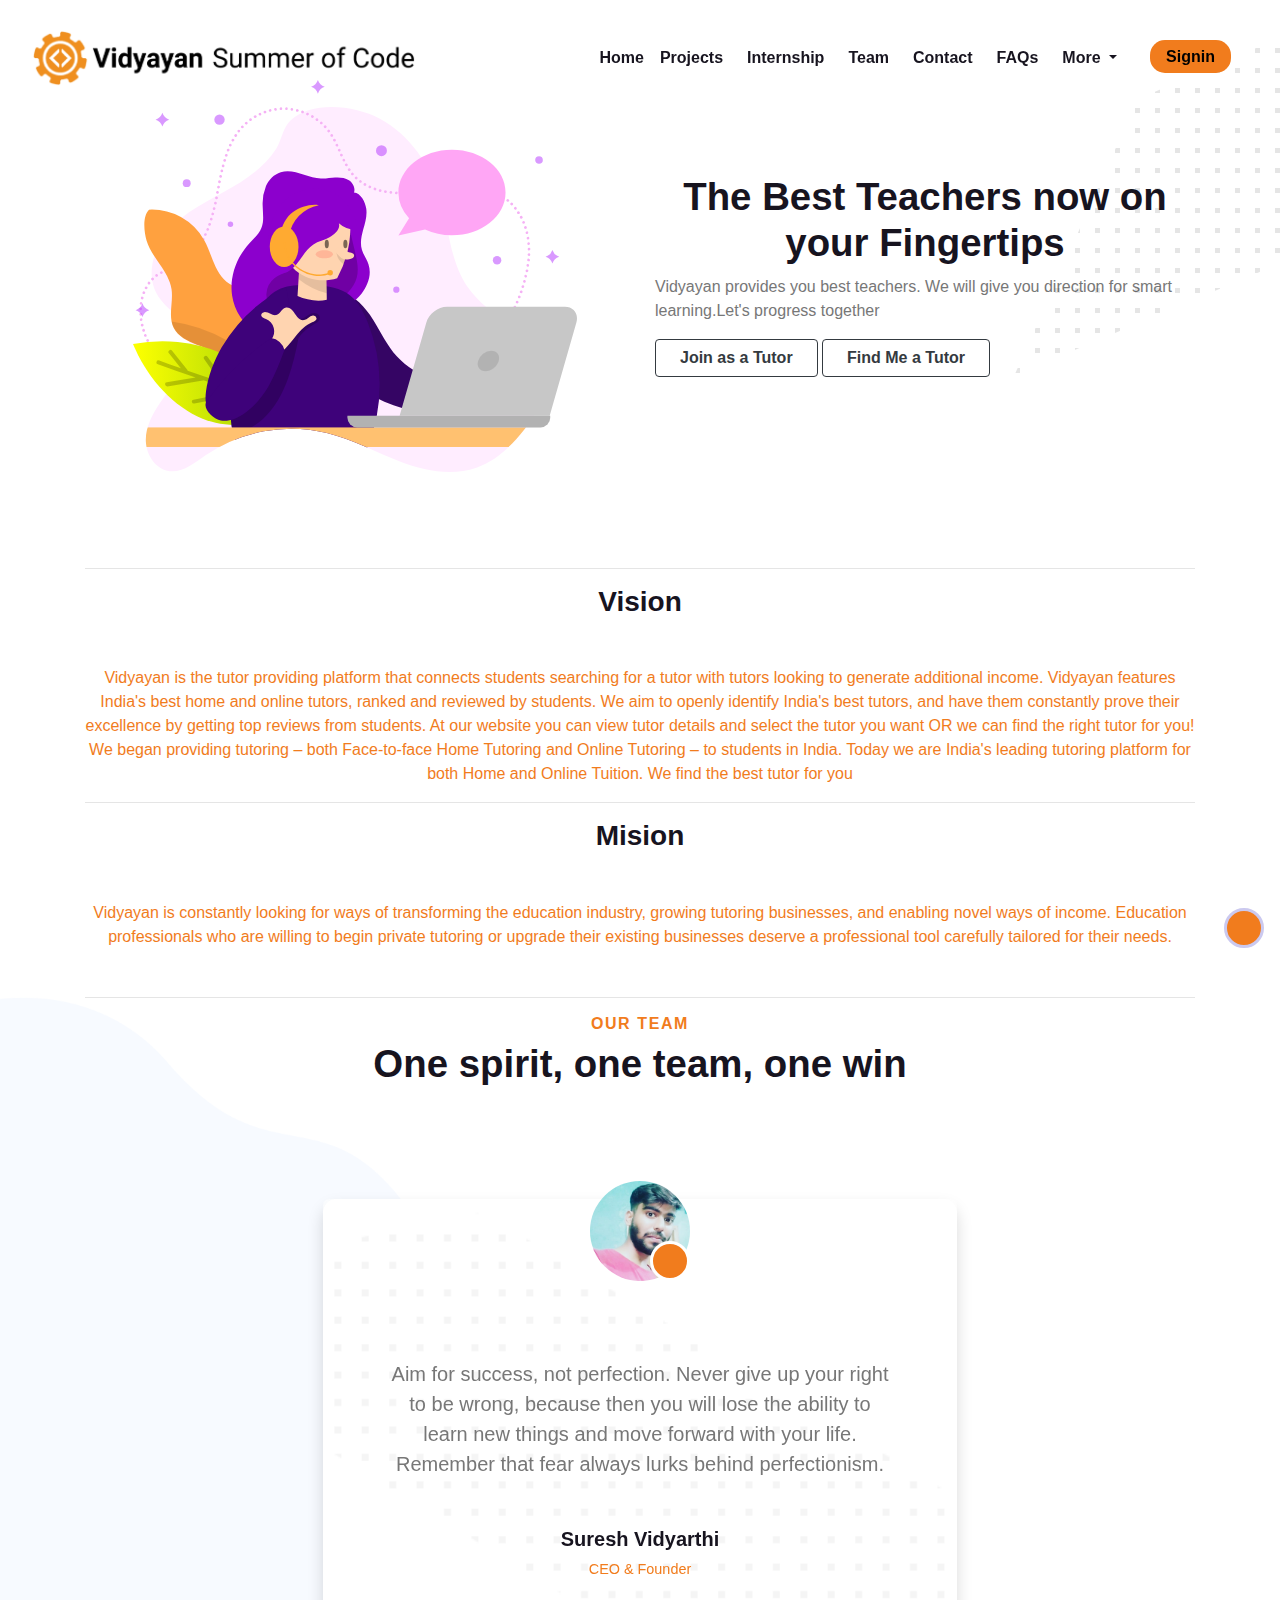
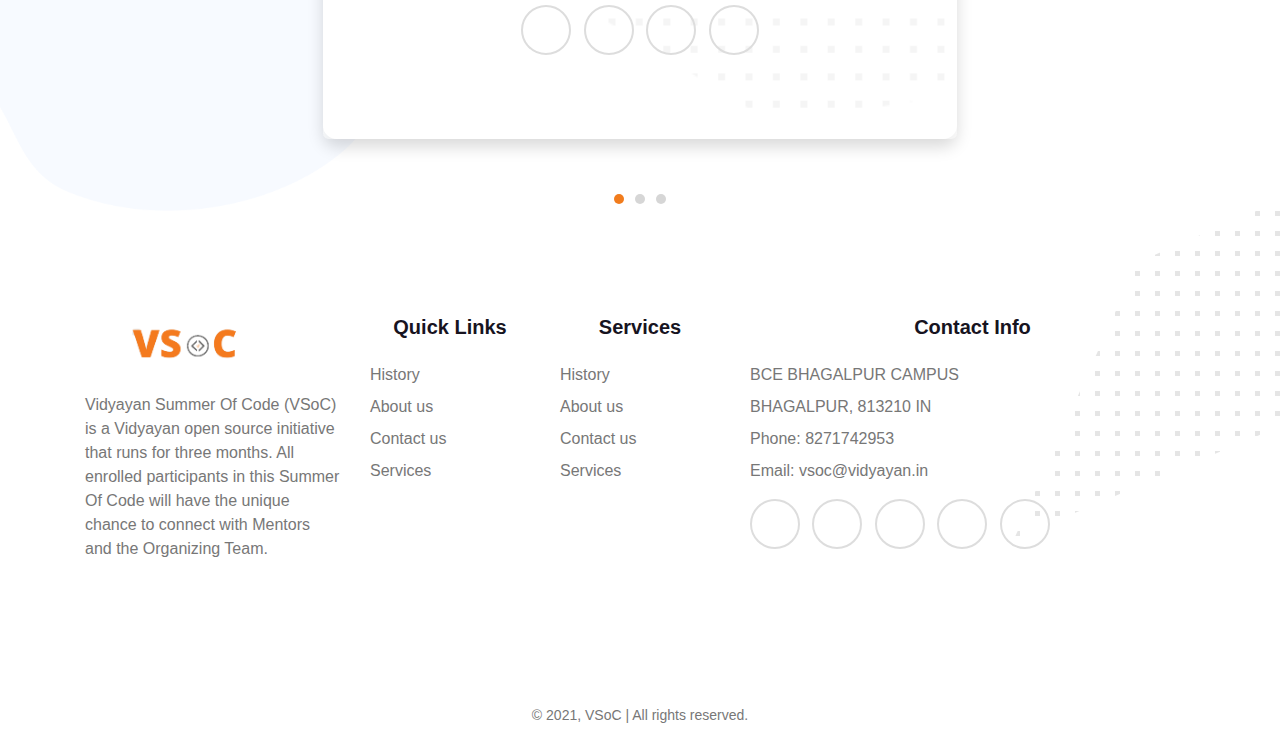
<file: about.html>
<!DOCTYPE html>
<html>

<head>
    <meta charset="utf-8">
    <meta http-equiv="X-UA-Compatible" content="IE=edge">
    <title>Vidyayan | About Us</title>
    <meta name="description" content="">
    <meta name="viewport" content="width=device-width, initial-scale=1">
    <meta name="robots" content="all,follow">
    <!-- Bootstrap CSS-->
    <link rel="stylesheet" href="vendor/bootstrap/css/bootstrap.min.css">
    <!-- Owl Carousel-->
    <link rel="stylesheet" href="vendor/owl.carousel2/assets/owl.carousel.css">
    <link rel="stylesheet" href="vendor/owl.carousel2/assets/owl.theme.default.css">
    <!-- Modal Video-->
    <link rel="stylesheet" href="vendor/modal-video/css/modal-video.min.css">
    <!-- Google fonts-->
    <link rel="stylesheet" href="https://fonts.googleapis.com/css?family=Nunito:400,600,800&amp;display=swap">
    <!-- Device Mockup-->
    <link rel="stylesheet" href="css/device-mockups.css">
    <!-- theme stylesheet-->
    <link rel="stylesheet" href="css/style.default.css" id="theme-stylesheet">
    <!-- Custom stylesheet - for your changes-->
    <link rel="stylesheet" href="css/custom.css">
    <!-- Favicon-->
    <link rel="shortcut icon" href="img/favicon.png">
    <!-- Tweaks for older IEs-->
    <!--[if lt IE 9]>
        <script src="https://oss.maxcdn.com/html5shiv/3.7.3/html5shiv.min.js"></script>
        <script src="https://oss.maxcdn.com/respond/1.4.2/respond.min.js"></script><![endif]-->



</head>

<body>
    <!-- navbar-->
    <header class="header">
        <nav class="navbar navbar-expand-lg fixed-top">
            <nav class="navbar-white bg-gray">
                <div class="container">
                    <span class="navbar-brand mb-0 h2 main-logo"><a href="#"><img src="vsoclogo22/v-4nw.png"></a>
                </div>
            </nav>
            <button class="navbar-toggler navbar-toggler-left" type="button" data-toggle="collapse"
                data-target="#navbarSupportedContent" aria-controls="navbarSupportedContent" aria-expanded="false"
                aria-label="Toggle navigation"><i class="fas fa-bars"></i></button>
            <div class="collapse navbar-collapse" id="navbarSupportedContent">
                <ul class="navbar-nav ml-auto">
                    <li class="nav-item"><a class="nav-link link-scroll" href="#">Home <span class="sr-only"></span></a>
                    </li>
                    <li class="nav-item"><a class="nav-link link-scroll mr-2" href="projects.html">Projects</a></li>
                    <!--<li class="nav-item"><a class="nav-link link-scroll mr-2" href="leaderboard.html">Leaderboard</a>-->
                    </li>
                    <li class="nav-item"><a class="nav-link link-scroll mr-2" href="internship.html">Internship</a></li>
                    <!--<li class="nav-item"><a class="nav-link link-scroll mr-2" href="training.html">Training</a></li>-->
                    <li class="nav-item"><a class="nav-link link-scroll mr-2" href="team.html">Team</a></li>
                    <li class="nav-item"><a class="nav-link link-scroll mr-2" href="#vsoc_contact">Contact</a></li>
                    <li class="nav-item"><a class="nav-link link-scroll mr-2" href="faqs.html">FAQs</a></li>
                    <div class="dropdown nav-item">
                        <a class="dropdown-toggle nav-link" href="#" role="button" id="dropdownMenuLink"
                            data-toggle="dropdown" aria-haspopup="true" aria-expanded="false">
                            More
                        </a>

                        <div class="dropdown-menu" aria-labelledby="dropdownMenuLink">
                            <a class="dropdown-item" href="/about.html">About VSoC</a>
                            <a class="dropdown-item" href="#">Campus Ambessdor</a>
                            <a class="dropdown-item" href="#">Careers</a>
                            <a class="dropdown-item" href="#">Our Blog</a>
                            <a class="dropdown-item" href="#">Terms & Conditions</a>
                            <a class="dropdown-item" href="#">Privacy Policy</a>
                            <a class="dropdown-item" href="#">FAQs</a>
                        </div>
                    </div>

                    <li class="btn "><a id="sign-up" class="link-scroll mr-2 py-2 px-3" href="#">Signin</a></li>

                </ul>
            </div>
            </div>
        </nav>
    </header>


    <!-- Hero Section-->
    <section class="with-pattern-1 py-12" id="services">
        <div class="container">
            <div class="row align-items-center mb-5">
                <div class="col-lg-6 mb-5 mb-lg-0"><img class="img-fluid w-100 px-lg-5" src="img/objects.svg" alt="">
                </div>
                <div class="col-lg-6">
                    <h2>The Best Teachers now on your Fingertips</h2>
                    <p class="text-muted">Vidyayan provides you best teachers. We will give you direction for smart
                        learning.Let's progress together</p>
                    <a class="btn btn-outline-dark" href="https://forms.gle/Znh3fZasXjwnMRm2A" role="button">Join as a
                        Tutor</a>
                    <a class="btn btn-outline-dark" href="https://forms.gle/Zz7f7epQdmjs85Bo9" role="button">Find Me a
                        Tutor</a>
                </div>
            </div>
        </div>
    </section>
    <!--about Us-->
    <div class="container text-center">
        <hr>
        <h3 class="mb-5">Vision</h3>
        <p class="responseText text-primary">Vidyayan is the tutor providing platform that connects students
            searching for a tutor with tutors looking to generate additional income.
            Vidyayan features India's best home and online tutors, ranked and reviewed by students. We aim to openly
            identify India's best tutors, and have them constantly prove their excellence by getting top reviews from
            students.
            At our website you can view tutor details and select the tutor you want OR we can find the right tutor for
            you!
            We began providing tutoring – both Face-to-face Home Tutoring and Online Tutoring – to students in India.
            Today we are India's leading tutoring platform for both Home and Online Tuition.
            We find the best tutor for you
        </p>
        <hr>
        <h3 class="mb-5">Mision</h3>
        <p class="responseText text-primary">Vidyayan is constantly looking for ways of transforming the education
            industry, growing tutoring businesses, and enabling novel ways of income. Education professionals who are
            willing to begin private tutoring or upgrade their existing businesses deserve a professional tool carefully
            tailored for their needs.</p>
    </div>
    <!--Founders-->
    <section class="p-0" id="testimonials"
        style="background: url(img/testimonials-bg.png) no-repeat; background-size: 40% 100%; background-position: left center">
        <div class="container text-center">
            <hr>
            <p class="h6 text-uppercase text-primary ">Our Team</p>
            <h2 class="mb-5">One spirit, one team, one win</h2>
            <div class="row">
                <div class="col-lg-8 mx-auto">
                    <div class="owl-carousel owl-theme testimonials-slider">
                        <div class="mx-3 mx-lg-5 my-5 pt-3">
                            <div class="card shadow rounded-lg px-4 py-5 px-lg-5 with-pattern bg-white border-0">
                                <div class="card-body index-forward pt-5 rounded-lg">
                                    <div class="testimonial-img"><img class="rounded-circle" src="img/profile-1.jpg"
                                            alt="" /></div>
                                    <p class="lead text-muted mb-5">Aim for success, not perfection. Never give up your
                                        right to be wrong, because then you will lose the ability to learn new things
                                        and move forward with your life. Remember that fear always lurks behind
                                        perfectionism.</p>
                                    <h5 class="font-weight-bold mb-0">Suresh Vidyarthi</h5>
                                    <p class="text-primary mb-0 text-small py-2">CEO & Founder</p>

                                    <ul class="list-inline mb-0 my-3">
                                        <li class="list-inline-item"><a class="social-link"
                                                href="https://www.facebook.com/vidyayan.edu"><i
                                                    class="fab fa-facebook-f"></i></a></li>
                                        <li class="list-inline-item"><a class="social-link"
                                                href="https://www.linkedin.com/company/vidyayan"><i
                                                    class="fab fa-linkedin-in"></i></a>
                                        </li>
                                        <li class="list-inline-item"><a class="social-link"
                                                href="https://twitter.com/Vidyayan2"><i class="fab fa-twitter"></i></a>
                                        </li>
                                        <li class="list-inline-item"><a class="social-link"
                                                href="https://www.instagram.com/vidyayan_edu/"><i
                                                    class="fab fa-instagram"></i></a></li>
                                    </ul>


                                </div>
                            </div>
                        </div>
                        <div class="mx-3 mx-lg-5 my-5 pt-3">
                            <div class="card shadow rounded-lg px-4 py-5 px-lg-5 with-pattern bg-white border-0">
                                <div class="card-body index-forward pt-5 rounded-lg">
                                    <div class="testimonial-img"><img class="rounded-circle" src="img/profile-2.jpg"
                                            alt="" /></div>
                                    <p class="lead text-muted mb-5">To accuse others for one’s own misfortunes is a sign
                                        of want of education. To accuse oneself shows that one’s education has begun. To
                                        accuse neither oneself nor others shows that one’s education is complete.</p>
                                    <h5 class="font-weight-bold mb-0">Anshu Priya</h5>
                                    <p class="text-primary mb-0 text-small py-2">CFO & Co-Founder</p>

                                    <ul class="list-inline mb-0 my-3">
                                        <li class="list-inline-item"><a class="social-link"
                                                href="https://www.facebook.com/vidyayan.edu"><i
                                                    class="fab fa-facebook-f"></i></a></li>
                                        <li class="list-inline-item"><a class="social-link"
                                                href="https://www.linkedin.com/company/vidyayan"><i
                                                    class="fab fa-linkedin-in"></i></a>
                                        </li>
                                        <li class="list-inline-item"><a class="social-link"
                                                href="https://twitter.com/Vidyayan2"><i class="fab fa-twitter"></i></a>
                                        </li>
                                        <li class="list-inline-item"><a class="social-link"
                                                href="https://www.instagram.com/vidyayan_edu/"><i
                                                    class="fab fa-instagram"></i></a></li>
                                    </ul>
                                </div>
                            </div>
                        </div>
                        <div class="mx-3 mx-lg-5 my-5 pt-3">
                            <div class="card shadow rounded-lg px-4 py-5 px-lg-5 with-pattern bg-white border-0">
                                <div class="card-body index-forward pt-5 rounded-lg">
                                    <div class="testimonial-img"><img class="rounded-circle" src="img/profile-2.jpg"
                                            alt="" /></div>
                                    <p class="lead text-muted mb-5">If you don’t go after what you want, you’ll never
                                        have it. If you don’t ask, the answer is always no. If you don’t step forward,
                                        you’re always in the same place.</p>
                                    <h5 class="font-weight-bold mb-0">Shalini Sangeet</h5>
                                    <p class="text-primary mb-0 text-small py-2">CMO & Co--Founder</p>

                                    <ul class="list-inline mb-0 my-3">
                                        <li class="list-inline-item"><a class="social-link"
                                                href="https://www.facebook.com/vidyayan.edu"><i
                                                    class="fab fa-facebook-f"></i></a></li>
                                        <li class="list-inline-item"><a class="social-link"
                                                href="https://www.linkedin.com/company/vidyayan"><i
                                                    class="fab fa-linkedin-in"></i></a>
                                        </li>
                                        <li class="list-inline-item"><a class="social-link"
                                                href="https://twitter.com/Vidyayan2"><i class="fab fa-twitter"></i></a>
                                        </li>
                                        <li class="list-inline-item"><a class="social-link"
                                                href="https://www.instagram.com/vidyayan_edu/"><i
                                                    class="fab fa-instagram"></i></a></li>
                                    </ul>
                                </div>
                            </div>
                        </div>
                    </div>
                </div>
            </div>
        </div>
    </section><a class="scropll-top-btn" id="scrollTop" href="#"><i class="fas fa-long-arrow-alt-up"></i></a>
    <!--End Founders-->
    <footer class="with-pattern-1 position-relative">
        <div class="container section-padding-y">
            <div class="row">
                <div class="col-lg-3 mb-4 mb-lg-0"><img class="mb-4" src="main_logo.png" alt="" width="200">
                    <p class="text-muted">Vidyayan Summer Of Code (VSoC) is a Vidyayan open source initiative that runs
                        for three months. All enrolled participants in this Summer Of Code will have the unique chance
                        to connect with Mentors and the Organizing Team.


                    </p>
                </div>
                <div class="col-lg-2 mb-4 mb-lg-0">
                    <h2 class="h5 mb-4">Quick Links</h2>
                    <div class="d-flex">
                        <ul class="list-unstyled d-inline-block mr-4 mb-0">
                            <li class="mb-2"><a class="footer-link" href="#">History </a></li>
                            <li class="mb-2"><a class="footer-link" href="/about.html">About us</a></li>
                            <li class="mb-2"><a class="footer-link" href="#">Contact us</a></li>
                            <li class="mb-2"><a class="footer-link" href="#">Services</a></li>
                        </ul>
                    </div>
                </div>
                <div class="col-lg-2 mb-4 mb-lg-0">
                    <h2 class="h5 mb-4">Services</h2>
                    <div class="d-flex">
                        <ul class="list-unstyled mr-4 mb-0">
                            <li class="mb-2"><a class="footer-link" href="#">History </a></li>
                            <li class="mb-2"><a class="footer-link" href="#">About us</a></li>
                            <li class="mb-2"><a class="footer-link" href="#">Contact us</a></li>
                            <li class="mb-2"><a class="footer-link" href="#">Services</a></li>
                        </ul>
                    </div>
                </div>
                <div class="col-lg-5">
                    <h2 class="h5 mb-4">Contact Info</h2>
                    <ul class="list-unstyled mr-4 mb-3">
                        <li class="mb-2 text-muted">BCE BHAGALPUR CAMPUS</li>
                        <li class="mb-2 text-muted">BHAGALPUR, 813210 IN</li>
                        <li class="mb-2"><a class="footer-link" href="tel:8271742953">Phone: 8271742953</a></li>
                        <li class="mb-2"><a class="footer-link" href="email:contact@vidyayan.in">Email:
                                vsoc@vidyayan.in</a></li>
                    </ul>
                    <ul class="list-inline mb-0">
                        <li class="list-inline-item"><a class="social-link"
                                href="https://www.facebook.com/vidyayan.edu"><i class="fab fa-facebook-f"></i></a></li>
                        <li class="list-inline-item"><a class="social-link"
                                href="https://www.linkedin.com/company/vidyayan"><i class="fab fa-linkedin-in"></i></a>
                        </li>
                        <li class="list-inline-item"><a class="social-link" href="https://twitter.com/Vidyayan2"><i
                                    class="fab fa-twitter"></i></a></li>
                        <li class="list-inline-item"><a class="social-link"
                                href="https://www.instagram.com/vidyayan_edu/"><i class="fab fa-instagram"></i></a></li>
                        <li class="list-inline-item"><a class="social-link" href="mailto:contact@vidyayan.in"><i
                                    class="fab fa-google-plus"></i></a></li>

                    </ul>
                </div>
            </div>
        </div>
        <div class="copyrights">
            <div class="container text-center py-4">
                <p class="mb-0 text-muted text-sm">&copy; 2021, VSoC | All rights reserved.</p>
            </div>
        </div>
    </footer>




    <!-- JavaScript files-->
    <script src="vendor/jquery/jquery.min.js"></script>
    <script src="vendor/bootstrap/js/bootstrap.bundle.min.js"></script>
    <script src="vendor/owl.carousel2/owl.carousel.min.js"></script>
    <script src="vendor/modal-video/js/modal-video.js"></script>
    <script src="js/front.js"></script>
    <script>
        // ------------------------------------------------------- //
        //   Inject SVG Sprite - 
        //   see more here 
        //   https://css-tricks.com/ajaxing-svg-sprite/
        // ------------------------------------------------------ //
        function injectSvgSprite(path) {

            var ajax = new XMLHttpRequest();
            ajax.open("GET", path, true);
            ajax.send();
            ajax.onload = function (e) {
                var div = document.createElement("div");
                div.className = 'd-none';
                div.innerHTML = ajax.responseText;
                document.body.insertBefore(div, document.body.childNodes[0]);
            }
        }
        // this is set to BootstrapTemple website as you cannot 
        // inject local SVG sprite (using only 'icons/orion-svg-sprite.svg' path)
        // while using file:// protocol
        // pls don't forget to change to your domain :
        injectSvgSprite('https://bootstraptemple.com/files/icons/orion-svg-sprite.svg');

    </script>
    <!-- FontAwesome CSS - loading as last, so it doesn't block rendering-->
    <link rel="stylesheet" href="https://use.fontawesome.com/releases/v5.7.1/css/all.css"
        integrity="sha384-fnmOCqbTlWIlj8LyTjo7mOUStjsKC4pOpQbqyi7RrhN7udi9RwhKkMHpvLbHG9Sr" crossorigin="anonymous">
</body>

</html>
</file>
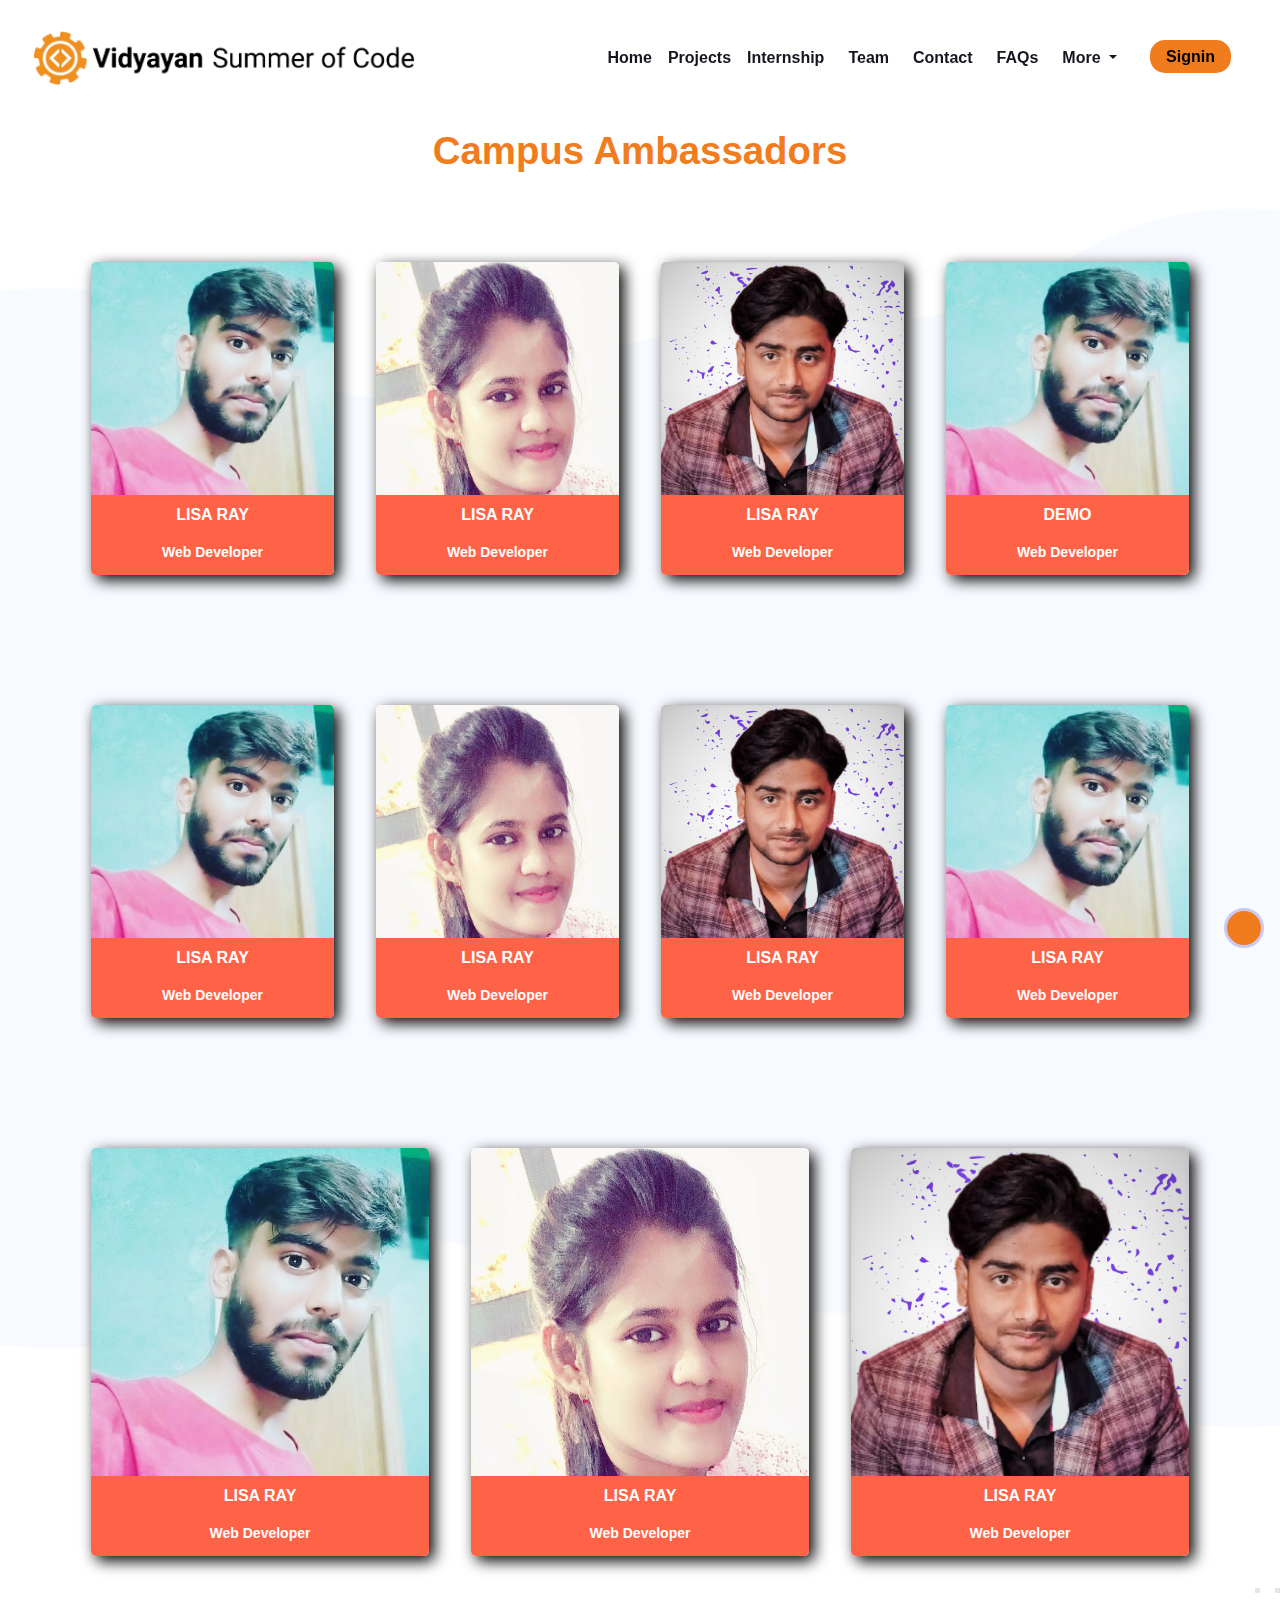
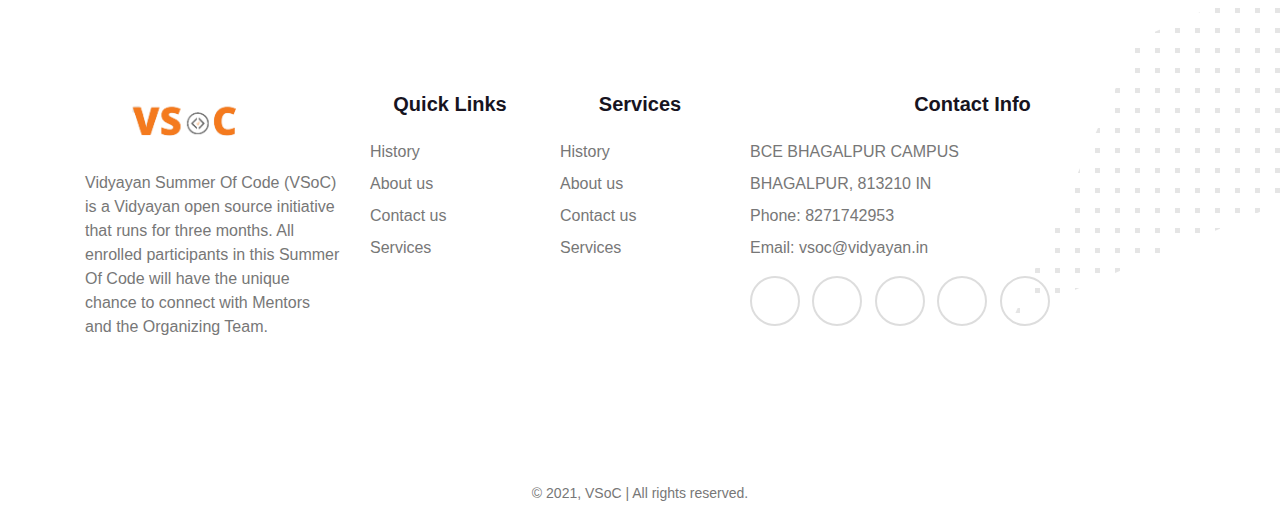
<file: ambassdor.html>
<!DOCTYPE html>
<html>

<head>
  <meta charset="utf-8">
  <meta http-equiv="X-UA-Compatible" content="IE=edge">
  <title>Campus Ambessdor - Vidyayan Summer of Code - 2022</title>
  <meta name="description" content="">
  <meta name="viewport" content="width=device-width, initial-scale=1">
  <meta name="robots" content="all,follow">
  <!-- Bootstrap CSS-->
  <link rel="stylesheet" href="vendor/bootstrap/css/bootstrap.min.css">
  <!-- Owl Carousel-->
  <link rel="stylesheet" href="vendor/owl.carousel2/assets/owl.carousel.css">
  <link rel="stylesheet" href="vendor/owl.carousel2/assets/owl.theme.default.css">
  <!-- Modal Video-->
  <link rel="stylesheet" href="vendor/modal-video/css/modal-video.min.css">
  <!-- Google fonts-->
  <link rel="stylesheet" href="https://fonts.googleapis.com/css?family=Nunito:400,600,800&amp;display=swap">
  <!-- Device Mockup-->
  <link rel="stylesheet" href="css/device-mockups.css">
  <!-- theme stylesheet-->
  <link rel="stylesheet" href="css/style.default.css" id="theme-stylesheet">
  <!-- Custom stylesheet - for your changes-->
  <link rel="stylesheet" href="css/custom.css">
  <!-- Favicon-->
  <link rel="shortcut icon" href="img/p2.png">
  <!-- Tweaks for older IEs-->
  <!--[if lt IE 9]>
        <script src="https://oss.maxcdn.com/html5shiv/3.7.3/html5shiv.min.js"></script>
        <script src="https://oss.maxcdn.com/respond/1.4.2/respond.min.js"></script><![endif]-->
  <style>
    .team-img img {
      width: 100%;
      transition: .3s;
    }

    .single-team:hover .team-img img {
      transform: scale(1.1);
    }

    .team-content {
      height: 80px;
      width: 100%;
      position: absolute;
      text-align: center;
      overflow: hidden;
      bottom: 0;
      transition: all .4s;
      background: tomato;
      z-index: 5;
    }

    .single-team:hover .team-content {
      height: 112px;
    }

    .team-info {
      padding: 5px 20px 5px 20px;
      transition: all .5s;
    }

    .single-team:hover .team-content {
      background: #000;
    }

    .single-team .team-content .team-info h3 {
      text-transform: uppercase;
      color: #fff;
      font-size: 16px;
      margin: 5px;
    }

    .single-team:hover .team-info h3 {
      color: tomato;
    }

    .team-info p {
      margin-top: 15px;
      color: #fff;
    }

    .team-info h4 {
      margin-top: 20px;
      color: #fff;
      font-size: 14px;
    }

    .social a {
      text-decoration: none;
      color: #fff;
      font-size: 20px;
    }

    .team-text {
      color: #fff;
      padding: 0 10px 5px;
    }
  </style>
</head>

<body>
  <!-- navbar-->
  <header class="header">
    <nav class="navbar navbar-expand-lg fixed-top">
      <nav class="navbar-white bg-gray">
        <div class="container">
          <span class="navbar-brand mb-0 h2 main-logo"><a href="#"><img src="vsoclogo22/v-4nw.png"></a>
        </div>
      </nav>
      <button class="navbar-toggler navbar-toggler-left" type="button" data-toggle="collapse"
        data-target="#navbarSupportedContent" aria-controls="navbarSupportedContent" aria-expanded="false"
        aria-label="Toggle navigation"><i class="fas fa-bars"></i></button>
      <div class="collapse navbar-collapse" id="navbarSupportedContent">
        <ul class="navbar-nav ml-auto">
          <li class="nav-item"><a class="nav-link link-scroll" href="index.html">Home <span class="sr-only"></span></a>
          </li>
          <li class="nav-item"><a class="nav-link link-scroll" href="projects.html">Projects</a></li>
          <!-- <li class="nav-item"><a class="nav-link link-scroll mr-2" href="leaderboard.html">Leaderboard</a>
                    </li> -->
          <li class="nav-item"><a class="nav-link link-scroll mr-2" href="internship.html">Internship</a></li>
          <!-- <li class="nav-item"><a class="nav-link link-scroll mr-2" href="training.html">Training</a></li> -->
          <li class="nav-item"><a class="nav-link link-scroll mr-2" href="team.html">Team</a></li>
          <li class="nav-item"><a class="nav-link link-scroll mr-2" href="#vsoc_contact">Contact</a></li>
          <li class="nav-item"><a class="nav-link link-scroll mr-2" href="faqs.html">FAQs</a></li>
          <div class="dropdown nav-item">
            <a class="dropdown-toggle nav-link" href="#" role="button" id="dropdownMenuLink" data-toggle="dropdown"
              aria-haspopup="true" aria-expanded="false">
              More
            </a>

            <div class="dropdown-menu" aria-labelledby="dropdownMenuLink">
              <!--<a class="dropdown-item" href="#">About VSoC</a>-->
              <a class="dropdown-item" href="ambassdor.html">Campus Ambassador</a>
              <a class="dropdown-item" href="#">Careers</a>
              <a class="dropdown-item" href="#">Our Blog</a>
              <a class="dropdown-item" href="t&c.html">Terms & Conditions</a>
              <a class="dropdown-item" href="privacy.html">Privacy Policy</a>
              <!--<a class="dropdown-item" href="#">FAQs</a>-->
            </div>
          </div>

          <li class="btn "><a id="sign-up" class="link-scroll mr-2 py-2 px-3" href="#">Signin</a></li>

        </ul>
      </div>
      </div>
    </nav>
  </header>


  <section class="bg-center py-12" id="about"
    style="background: url(img/service-bg.svg) no-repeat; background-size: cover">
    <section class="about py-0">
      <div class="container-fluid">
        <p class="h6 text-uppercase text-primary"></p>
        <h2 class="mb-5 text-primary">Campus Ambassadors</h2>
        <div class="team-area">
          <div class="container">
            <div class="row" style="height: 30px;"></div>
            <div class="row">
              <!--== Single Team Item ==-->
              <div class="col-md-3">
                <div class="single-team" style="padding-bottom: 70px;
                          position: relative;
                          z-index: 1;
                          overflow: hidden;
                          margin-left: 6px;
                          margin-right: 6px;
                          margin-top: 10px;border-radius: 5px;
                          box-shadow:5px 5px 15px #000;">
                  <div class="team-img" style="position: relative;
                            z-index: 5;
                            overflow: hidden;">
                    <img style="width: 100%;
                              transition: .3s;" src="/img/profile-1.jpg" alt="" class="img-responsive">
                  </div>
                  <div class="team-content">
                    <div class="team-info">
                      <h3>Lisa Ray</h3>
                      <h4>Web Developer</h4>
                    </div>
                    <div class="social">
                      <!--<p class="team-text">Lorem ipsum dolor sit amet, consectetur adipisicing elit. Nam quasi, vel.<br>-->
                      <a href="#"><span class="fab fa-facebook-f"></span></a>&nbsp;&nbsp;
                      <a href="#"><span class="fab fa-instagram"></span></a>&nbsp;&nbsp;
                      <a href="#"><span class="fab fa-linkedin"></span></a>
                    </div>
                  </div>
                </div>
              </div>
              <!--== Single Team Item ==-->
              <div class="col-md-3">
                <div class="single-team" style="padding-bottom: 70px;
                            position: relative;
                            z-index: 1;
                            overflow: hidden;
                            margin-left: 6px;
                            margin-right: 6px;
                            margin-top: 10px;border-radius: 5px;
                            box-shadow:5px 5px 15px #000;">
                  <div class="team-img" style="position: relative;
                              z-index: 5;
                              overflow: hidden;">
                    <img style="width: 100%;
                                transition: .3s;" src="/img/profile-2.jpg" alt="" class="img-responsive">
                  </div>
                  <div class="team-content">
                    <div class="team-info">
                      <h3>Lisa Ray</h3>
                      <h4>Web Developer</h4>
                    </div>
                    <div class="social">
                      <!--<p class="team-text">Lorem ipsum dolor sit amet, consectetur adipisicing elit. Nam quasi, vel.<br>-->
                      <a href="#"><span class="fab fa-facebook-f"></span></a>&nbsp;&nbsp;
                      <a href="#"><span class="fab fa-instagram"></span></a>&nbsp;&nbsp;
                      <a href="#"><span class="fab fa-linkedin"></span></a>
                    </div>
                  </div>
                </div>
              </div>
              <!--== Single Team Item ==-->
              <div class="col-md-3">
                <div class="single-team" style="padding-bottom: 70px;
                            position: relative;
                            z-index: 1;
                            overflow: hidden;
                            margin-left: 6px;
                            margin-right: 6px;
                            margin-top: 10px;border-radius: 5px;
                            box-shadow:5px 5px 15px #000;">
                  <div class="team-img" style="position: relative;
                              z-index: 5;
                              overflow: hidden;">
                    <img style="width: 100%;
                                transition: .3s;" src="/img/profile-3.png" alt="" class="img-responsive">
                  </div>
                  <div class="team-content">
                    <div class="team-info">
                      <h3>Lisa Ray</h3>
                      <h4>Web Developer</h4>
                    </div>
                    <div class="social">
                      <!--<p class="team-text">Lorem ipsum dolor sit amet, consectetur adipisicing elit. Nam quasi, vel.<br>-->
                      <a href="#"><span class="fab fa-facebook-f"></span></a>&nbsp;&nbsp;
                      <a href="#"><span class="fab fa-instagram"></span></a>&nbsp;&nbsp;
                      <a href="#"><span class="fab fa-linkedin"></span></a>
                    </div>
                  </div>
                </div>
              </div>
              <!--== Single Team Item ==-->
              <div class="col-md-3">
                <div class="single-team" style="padding-bottom: 70px;
                            position: relative;
                            z-index: 1;
                            overflow: hidden;
                            margin-left: 6px;
                            margin-right: 6px;
                            margin-top: 10px;border-radius: 5px;
                            box-shadow:5px 5px 15px #000;">
                  <div class="team-img" style="position: relative;
                              z-index: 5;
                              overflow: hidden;">
                    <img style="width: 100%;
                                transition: .3s;" src="/img/profile-1.jpg" alt="" class="img-responsive">
                  </div>
                  <div class="team-content">
                    <div class="team-info">
                      <h3>Demo</h3>
                      <h4>Web Developer</h4>
                    </div>
                    <div class="social">
                      <!--<p class="team-text">Lorem ipsum dolor sit amet, consectetur adipisicing elit. Nam quasi, vel.<br>-->
                      <a href="#"><span class="fab fa-facebook-f"></span></a>&nbsp;&nbsp;
                      <a href="#"><span class="fab fa-instagram"></span></a>&nbsp;&nbsp;
                      <a href="#"><span class="fab fa-linkedin"></span></a>
                    </div>
                  </div>
                </div>
              </div>
            </div>

            <div class="row" style="height: 120px;"></div>
            <div class="row">
              <!--== Single Team Item ==-->
              <div class="col-md-3">
                <div class="single-team" style="padding-bottom: 70px;
                          position: relative;
                          z-index: 1;
                          overflow: hidden;
                          margin-left: 6px;
                          margin-right: 6px;
                          margin-top: 10px;border-radius: 5px;
                          box-shadow:5px 5px 15px #000;">
                  <div class="team-img" style="position: relative;
                            z-index: 5;
                            overflow: hidden;">
                    <img style="width: 100%;
                              transition: .3s;" src="/img/profile-1.jpg" alt="" class="img-responsive">
                  </div>
                  <div class="team-content">
                    <div class="team-info">
                      <h3>Lisa Ray</h3>
                      <h4>Web Developer</h4>
                    </div>
                    <div class="social">
                      <!--<p class="team-text">Lorem ipsum dolor sit amet, consectetur adipisicing elit. Nam quasi, vel.<br>-->
                      <a href="#"><span class="fab fa-facebook-f"></span></a>&nbsp;&nbsp;
                      <a href="#"><span class="fab fa-instagram"></span></a>&nbsp;&nbsp;
                      <a href="#"><span class="fab fa-linkedin"></span></a>
                    </div>
                  </div>
                </div>
              </div>
              <!--== Single Team Item ==-->
              <div class="col-md-3">
                <div class="single-team" style="padding-bottom: 70px;
                            position: relative;
                            z-index: 1;
                            overflow: hidden;
                            margin-left: 6px;
                            margin-right: 6px;
                            margin-top: 10px;border-radius: 5px;
                            box-shadow:5px 5px 15px #000;">
                  <div class="team-img" style="position: relative;
                              z-index: 5;
                              overflow: hidden;">
                    <img style="width: 100%;
                                transition: .3s;" src="/img/profile-2.jpg" alt="" class="img-responsive">
                  </div>
                  <div class="team-content">
                    <div class="team-info">
                      <h3>Lisa Ray</h3>
                      <h4>Web Developer</h4>
                    </div>
                    <div class="social">
                      <!--<p class="team-text">Lorem ipsum dolor sit amet, consectetur adipisicing elit. Nam quasi, vel.<br>-->
                      <a href="#"><span class="fab fa-facebook-f"></span></a>&nbsp;&nbsp;
                      <a href="#"><span class="fab fa-instagram"></span></a>&nbsp;&nbsp;
                      <a href="#"><span class="fab fa-linkedin"></span></a>
                    </div>
                  </div>
                </div>
              </div>
              <!--== Single Team Item ==-->
              <div class="col-md-3">
                <div class="single-team" style="padding-bottom: 70px;
                            position: relative;
                            z-index: 1;
                            overflow: hidden;
                            margin-left: 6px;
                            margin-right: 6px;
                            margin-top: 10px;border-radius: 5px;
                            box-shadow:5px 5px 15px #000;">
                  <div class="team-img" style="position: relative;
                              z-index: 5;
                              overflow: hidden;">
                    <img style="width: 100%;
                                transition: .3s;" src="/img/profile-3.png" alt="" class="img-responsive">
                  </div>
                  <div class="team-content">
                    <div class="team-info">
                      <h3>Lisa Ray</h3>
                      <h4>Web Developer</h4>
                    </div>
                    <div class="social">
                      <!--<p class="team-text">Lorem ipsum dolor sit amet, consectetur adipisicing elit. Nam quasi, vel.<br>-->
                      <a href="#"><span class="fab fa-facebook-f"></span></a>&nbsp;&nbsp;
                      <a href="#"><span class="fab fa-instagram"></span></a>&nbsp;&nbsp;
                      <a href="#"><span class="fab fa-linkedin"></span></a>
                    </div>
                  </div>
                </div>
              </div>
              <!--== Single Team Item ==-->
              <div class="col-md-3">
                <div class="single-team" style="padding-bottom: 70px;
                            position: relative;
                            z-index: 1;
                            overflow: hidden;
                            margin-left: 6px;
                            margin-right: 6px;
                            margin-top: 10px;border-radius: 5px;
                            box-shadow:5px 5px 15px #000;">
                  <div class="team-img" style="position: relative;
                              z-index: 5;
                              overflow: hidden;">
                    <img style="width: 100%;
                                transition: .3s;" src="/img/profile-1.jpg" alt="" class="img-responsive">
                  </div>
                  <div class="team-content">
                    <div class="team-info">
                      <h3>Lisa Ray</h3>
                      <h4>Web Developer</h4>
                    </div>
                    <div class="social">
                      <!--<p class="team-text">Lorem ipsum dolor sit amet, consectetur adipisicing elit. Nam quasi, vel.<br>-->
                      <a href="#"><span class="fab fa-facebook-f"></span></a>&nbsp;&nbsp;
                      <a href="#"><span class="fab fa-instagram"></span></a>&nbsp;&nbsp;
                      <a href="#"><span class="fab fa-linkedin"></span></a>
                    </div>
                  </div>
                </div>
              </div>
            </div>
            <div class="row" style="height: 120px;"></div>
            <div class="row">
              <!--== Single Team Item ==-->
              <!-- <div class="col-md-2"></div> -->
              <div class="col-md-4">
                <div class="single-team" style="padding-bottom: 70px;
                          position: relative;
                          z-index: 1;
                          overflow: hidden;
                          margin-left: 6px;
                          margin-right: 6px;
                          margin-top: 10px;border-radius: 5px;
                          box-shadow:5px 5px 15px #000;">
                  <div class="team-img" style="position: relative;
                            z-index: 5;
                            overflow: hidden;">
                    <img style="width: 100%;
                              transition: .3s;" src="/img/profile-1.jpg" alt="" class="img-responsive">
                  </div>
                  <div class="team-content">
                    <div class="team-info">
                      <h3>Lisa Ray</h3>
                      <h4>Web Developer</h4>
                    </div>
                    <div class="social">
                      <!--<p class="team-text">Lorem ipsum dolor sit amet, consectetur adipisicing elit. Nam quasi, vel.<br>-->
                      <a href="#"><span class="fab fa-facebook-f"></span></a>&nbsp;&nbsp;
                      <a href="#"><span class="fab fa-instagram"></span></a>&nbsp;&nbsp;
                      <a href="#"><span class="fab fa-linkedin"></span></a>
                    </div>
                  </div>
                </div>
              </div>
              <!--== Single Team Item ==-->
              <div class="col-md-4">
                <div class="single-team" style="padding-bottom: 70px;
                            position: relative;
                            z-index: 1;
                            overflow: hidden;
                            margin-left: 6px;
                            margin-right: 6px;
                            margin-top: 10px;border-radius: 5px;
                            box-shadow:5px 5px 15px #000;">
                  <div class="team-img" style="position: relative;
                              z-index: 5;
                              overflow: hidden;">
                    <img style="width: 100%;
                                transition: .3s;" src="/img/profile-2.jpg" alt="" class="img-responsive">
                  </div>
                  <div class="team-content">
                    <div class="team-info">
                      <h3>Lisa Ray</h3>
                      <h4>Web Developer</h4>
                    </div>
                    <div class="social">
                      <!--<p class="team-text">Lorem ipsum dolor sit amet, consectetur adipisicing elit. Nam quasi, vel.<br>-->
                      <a href="#"><span class="fab fa-facebook-f"></span></a>&nbsp;&nbsp;
                      <a href="#"><span class="fab fa-instagram"></span></a>&nbsp;&nbsp;
                      <a href="#"><span class="fab fa-linkedin"></span></a>
                    </div>
                  </div>
                </div>
              </div>
              <!--== Single Team Item ==-->
              <div class="col-md-4">
                <div class="single-team" style="padding-bottom: 70px;
                            position: relative;
                            z-index: 1;
                            overflow: hidden;
                            margin-left: 6px;
                            margin-right: 6px;
                            margin-top: 10px;border-radius: 5px;
                            box-shadow:5px 5px 15px #000;">
                  <div class="team-img" style="position: relative;
                              z-index: 5;
                              overflow: hidden;">
                    <img style="width: 100%;
                                transition: .3s;" src="/img/profile-3.png" alt="" class="img-responsive">
                  </div>
                  <div class="team-content">
                    <div class="team-info">
                      <h3>Lisa Ray</h3>
                      <h4>Web Developer</h4>
                    </div>
                    <div class="social">
                      <!--<p class="team-text">Lorem ipsum dolor sit amet, consectetur adipisicing elit. Nam quasi, vel.<br>-->
                      <a href="#"><span class="fab fa-facebook-f"></span></a>&nbsp;&nbsp;
                      <a href="#"><span class="fab fa-instagram"></span></a>&nbsp;&nbsp;
                      <a href="#"><span class="fab fa-linkedin"></span></a>
                    </div>
                  </div>
                </div>
              </div>
              <!-- <div class="col-md-1"></div> -->
              <!--== Single Team Item ==-->
              <!-- <div class="col-md-3">
                <div class="single-team" style="padding-bottom: 70px;
                            position: relative;
                            z-index: 1;
                            overflow: hidden;
                            margin-left: 6px;
                            margin-right: 6px;
                            margin-top: 10px;border-radius: 5px;
                            box-shadow:5px 5px 15px #000;">
                  <div class="team-img" style="position: relative;
                              z-index: 5;
                              overflow: hidden;">
                    <img style="width: 100%;
                                transition: .3s;" src="/img/profile-1.jpg" alt="" class="img-responsive">
                  </div>
                  <div class="team-content">
                    <div class="team-info">
                      <h3>Lisa Ray</h3>
                      <h4>Web Developer</h4>
                    </div>
                    <div class="social">-->
                      <!--<p class="team-text">Lorem ipsum dolor sit amet, consectetur adipisicing elit. Nam quasi, vel.<br>
                      <a href="#"><span class="fab fa-facebook-f"></span></a>&nbsp;&nbsp;
                      <a href="#"><span class="fab fa-instagram"></span></a>&nbsp;&nbsp;
                      <a href="#"><span class="fab fa-linkedin"></span></a>
                    </div>
                  </div>
                </div>
              </div> -->
            </div>
          </div>
        </div>
      </div>
    </section>
  </section>
  </section><a class="scropll-top-btn" id="scrollTop" href="#"><i class="fas fa-long-arrow-alt-up"></i></a>
  <footer class="with-pattern-1 position-relative" id="vsoc_contact">
    <div class="container section-padding-y">
      <div class="row">
        <div class="col-lg-3 mb-4 mb-lg-0"><img class="mb-4" src="main_logo.png" alt="" width="200">
          <p class="text-muted">Vidyayan Summer Of Code (VSoC) is a Vidyayan open source initiative that runs
            for three months. All enrolled participants in this Summer Of Code will have the unique chance
            to connect with Mentors and the Organizing Team.


          </p>
        </div>
        <div class="col-lg-2 mb-4 mb-lg-0">
          <h2 class="h5 mb-4">Quick Links</h2>
          <div class="d-flex">
            <ul class="list-unstyled d-inline-block mr-4 mb-0">
              <li class="mb-2"><a class="footer-link" href="#">History </a></li>
              <li class="mb-2"><a class="footer-link" href="/about.html">About us</a></li>
              <li class="mb-2"><a class="footer-link" href="#">Contact us</a></li>
              <li class="mb-2"><a class="footer-link" href="#">Services</a></li>
            </ul>
          </div>
        </div>
        <div class="col-lg-2 mb-4 mb-lg-0">
          <h2 class="h5 mb-4">Services</h2>
          <div class="d-flex">
            <ul class="list-unstyled mr-4 mb-0">
              <li class="mb-2"><a class="footer-link" href="#">History </a></li>
              <li class="mb-2"><a class="footer-link" href="#">About us</a></li>
              <li class="mb-2"><a class="footer-link" href="#">Contact us</a></li>
              <li class="mb-2"><a class="footer-link" href="#">Services</a></li>
            </ul>
          </div>
        </div>
        <div class="col-lg-5">
          <h2 class="h5 mb-4">Contact Info</h2>
          <ul class="list-unstyled mr-4 mb-3">
            <li class="mb-2 text-muted">BCE BHAGALPUR CAMPUS</li>
            <li class="mb-2 text-muted">BHAGALPUR, 813210 IN</li>
            <li class="mb-2"><a class="footer-link" href="tel:8271742953">Phone: 8271742953</a></li>
            <li class="mb-2"><a class="footer-link" href="email:contact@vidyayan.in">Email:
                vsoc@vidyayan.in</a></li>
          </ul>
          <ul class="list-inline mb-0">
            <li class="list-inline-item"><a class="social-link" href="https://www.facebook.com/vidyayan.edu"><i
                  class="fab fa-facebook-f"></i></a></li>
            <li class="list-inline-item"><a class="social-link" href="https://www.linkedin.com/company/vidyayan"><i
                  class="fab fa-linkedin-in"></i></a>
            </li>
            <li class="list-inline-item"><a class="social-link" href="https://twitter.com/Vidyayan2"><i
                  class="fab fa-twitter"></i></a></li>
            <li class="list-inline-item"><a class="social-link" href="https://www.instagram.com/vidyayan_edu/"><i
                  class="fab fa-instagram"></i></a></li>
            <li class="list-inline-item"><a class="social-link" href="mailto:contact@vidyayan.in"><i
                  class="fab fa-google-plus"></i></a></li>

          </ul>
        </div>
      </div>
    </div>
    <div class="copyrights">
      <div class="container text-center py-4">
        <p class="mb-0 text-muted text-sm">&copy; 2021, VSoC | All rights reserved.</p>
      </div>
    </div>
  </footer>



  <!-- JavaScript files-->
  <script src="vendor/jquery/jquery.min.js"></script>
  <script src="vendor/bootstrap/js/bootstrap.bundle.min.js"></script>
  <script src="vendor/owl.carousel2/owl.carousel.min.js"></script>
  <script src="vendor/modal-video/js/modal-video.js"></script>
  <script src="js/front.js"></script>
  <script>
    // ------------------------------------------------------- //
    //   Inject SVG Sprite - 
    //   see more here 
    //   https://css-tricks.com/ajaxing-svg-sprite/
    // ------------------------------------------------------ //
    function injectSvgSprite(path) {

      var ajax = new XMLHttpRequest();
      ajax.open("GET", path, true);
      ajax.send();
      ajax.onload = function (e) {
        var div = document.createElement("div");
        div.className = 'd-none';
        div.innerHTML = ajax.responseText;
        document.body.insertBefore(div, document.body.childNodes[0]);
      }
    }
    // this is set to BootstrapTemple website as you cannot 
    // inject local SVG sprite (using only 'icons/orion-svg-sprite.svg' path)
    // while using file:// protocol
    // pls don't forget to change to your domain :)
    injectSvgSprite('https://bootstraptemple.com/files/icons/orion-svg-sprite.svg');

  </script>
  <!-- FontAwesome CSS - loading as last, so it doesn't block rendering-->
  <link rel="stylesheet" href="https://use.fontawesome.com/releases/v5.7.1/css/all.css"
    integrity="sha384-fnmOCqbTlWIlj8LyTjo7mOUStjsKC4pOpQbqyi7RrhN7udi9RwhKkMHpvLbHG9Sr" crossorigin="anonymous">
</body>

</html>
</file>
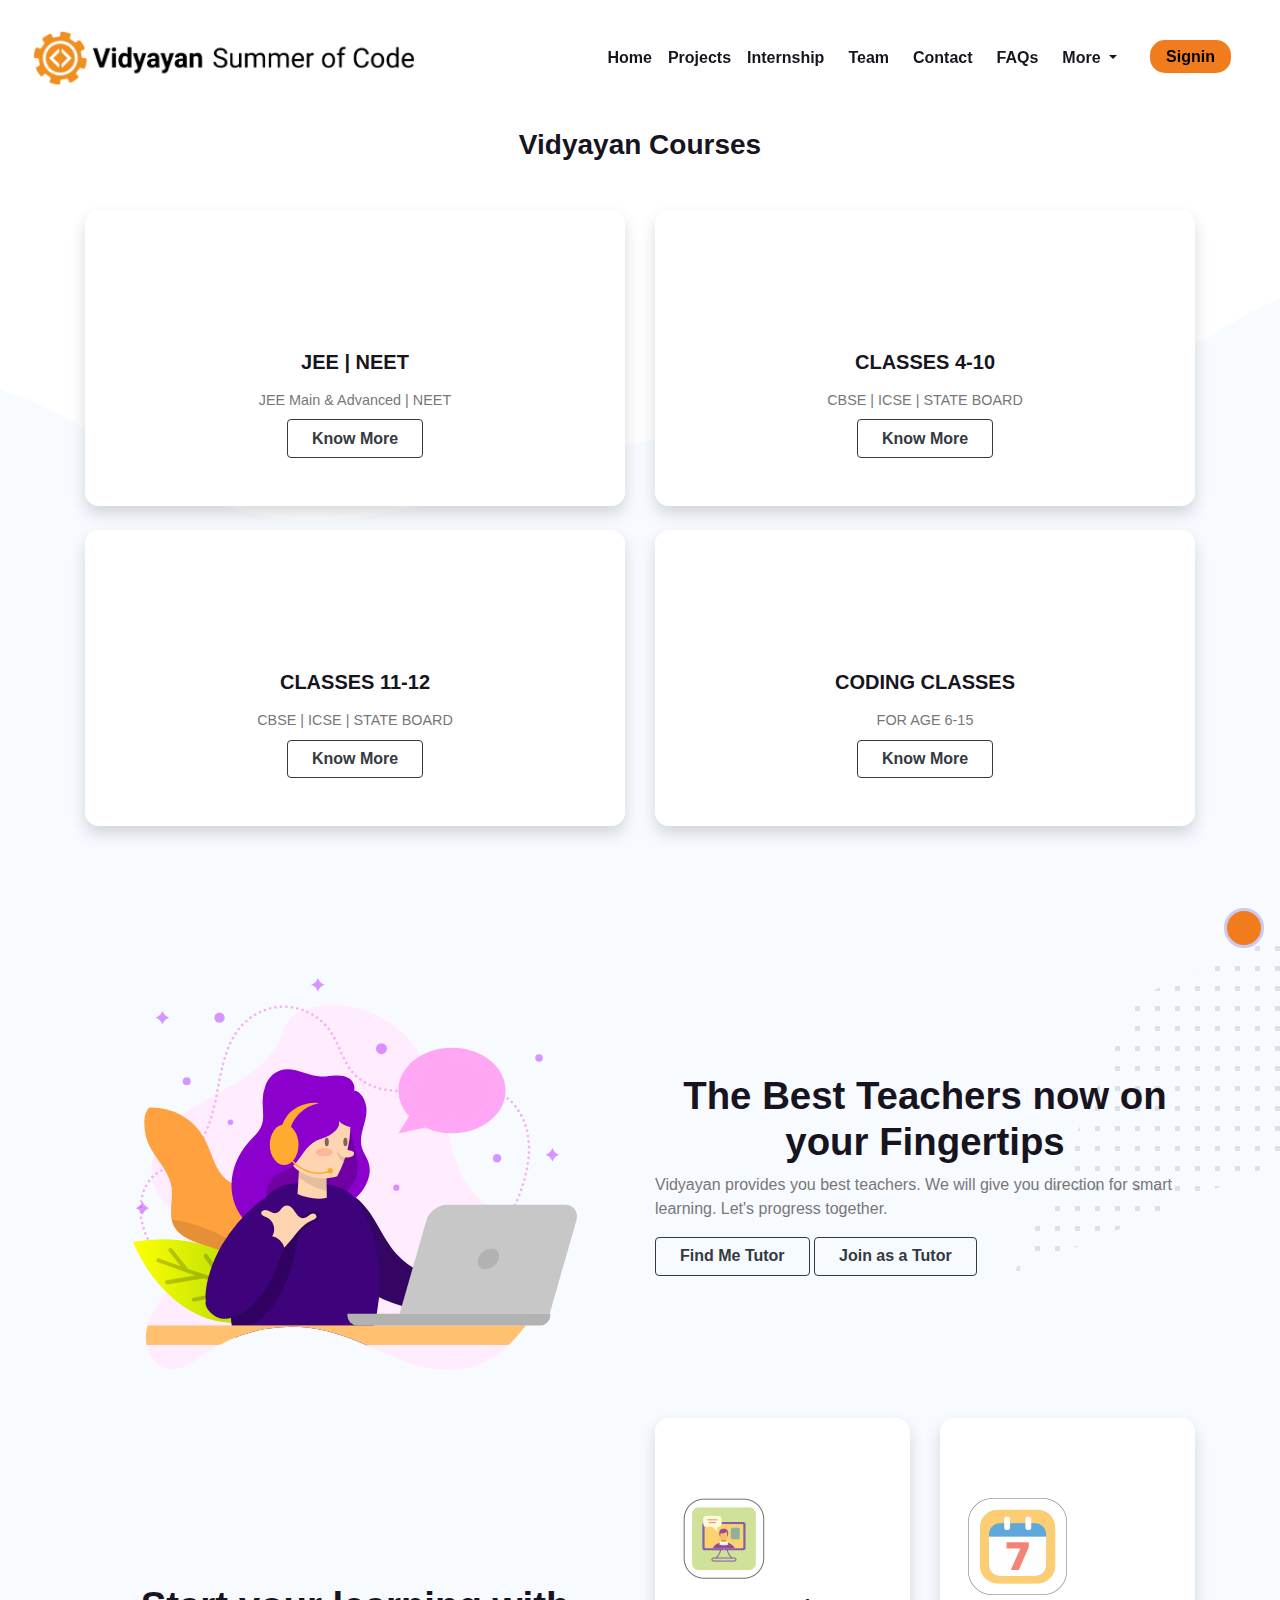
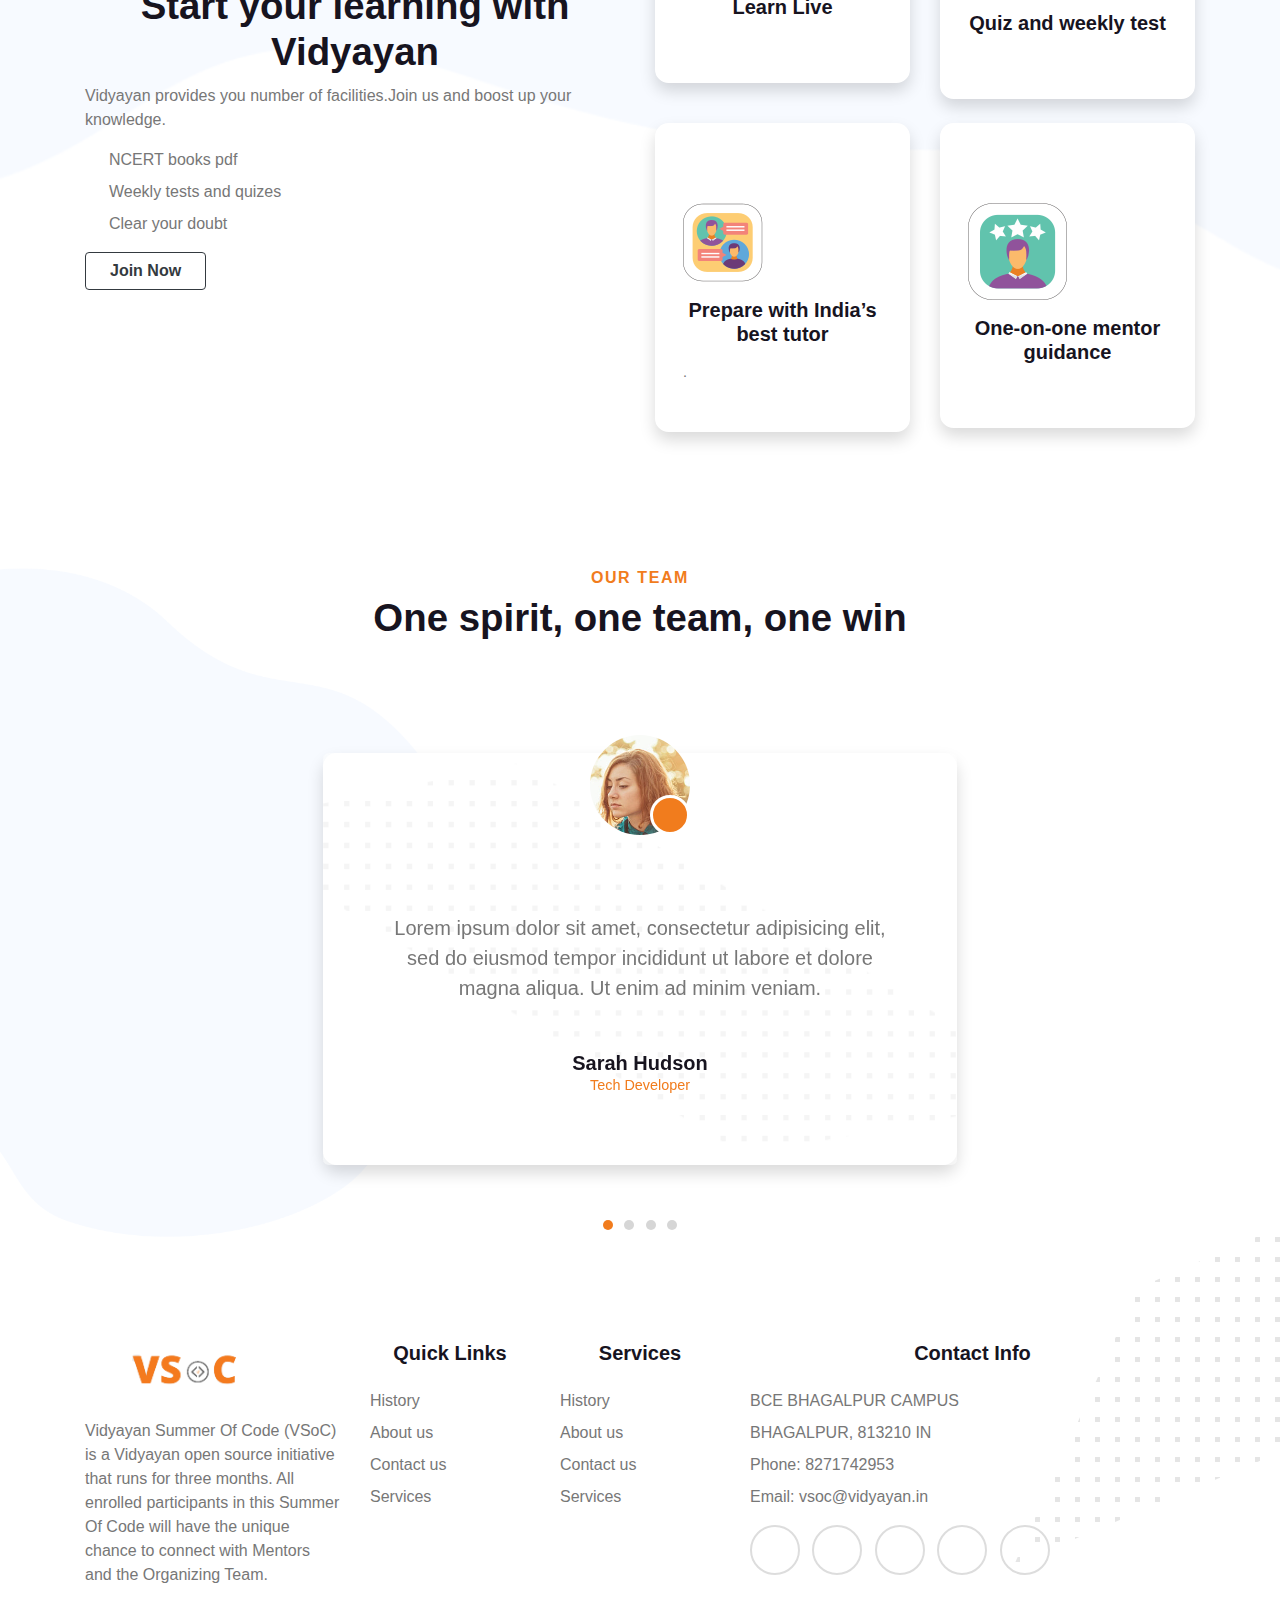
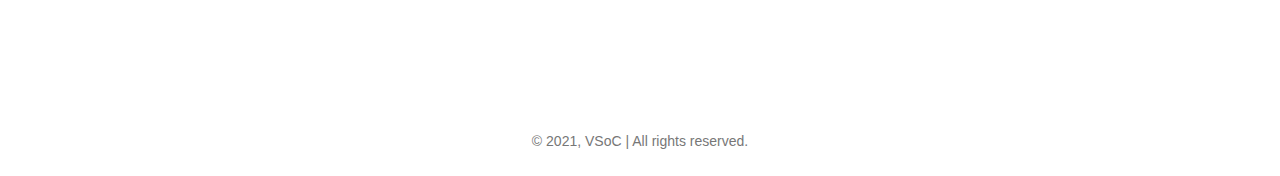
<file: contact.html>
<!DOCTYPE html>
<html>

<head>
    <meta charset="utf-8">
    <meta http-equiv="X-UA-Compatible" content="IE=edge">
    <title>Vidyayan | Courses</title>
    <meta name="description" content="">
    <meta name="viewport" content="width=device-width, initial-scale=1">
    <meta name="robots" content="all,follow">
    <!-- Bootstrap CSS-->
    <link rel="stylesheet" href="vendor/bootstrap/css/bootstrap.min.css">
    <!-- Owl Carousel-->
    <link rel="stylesheet" href="vendor/owl.carousel2/assets/owl.carousel.css">
    <link rel="stylesheet" href="vendor/owl.carousel2/assets/owl.theme.default.css">
    <!-- Modal Video-->
    <link rel="stylesheet" href="vendor/modal-video/css/modal-video.min.css">
    <!-- Google fonts-->
    <link rel="stylesheet" href="https://fonts.googleapis.com/css?family=Nunito:400,600,800&amp;display=swap">
    <!-- Device Mockup-->
    <link rel="stylesheet" href="css/device-mockups.css">
    <!-- theme stylesheet-->
    <link rel="stylesheet" href="css/style.default.css" id="theme-stylesheet">
    <!-- Custom stylesheet - for your changes-->
    <link rel="stylesheet" href="css/custom.css">
    <!-- Favicon-->
    <link rel="shortcut icon" href="img/favicon.png">
    <!-- Tweaks for older IEs-->
    <!--[if lt IE 9]>
        <script src="https://oss.maxcdn.com/html5shiv/3.7.3/html5shiv.min.js"></script>
        <script src="https://oss.maxcdn.com/respond/1.4.2/respond.min.js"></script><![endif]-->
</head>

<body>
    <!-- navbar-->
    <header class="header">
        <nav class="navbar navbar-expand-lg fixed-top">
            <nav class="navbar-white bg-gray">
                <div class="container">
                    <span class="navbar-brand mb-0 h2 main-logo"><a href="#"><img src="vsoclogo22/v-4nw.png"></a>
                </div>
            </nav>
            <button class="navbar-toggler navbar-toggler-left" type="button" data-toggle="collapse"
                data-target="#navbarSupportedContent" aria-controls="navbarSupportedContent" aria-expanded="false"
                aria-label="Toggle navigation"><i class="fas fa-bars"></i></button>
            <div class="collapse navbar-collapse" id="navbarSupportedContent">
                <ul class="navbar-nav ml-auto">
                    <li class="nav-item"><a class="nav-link link-scroll " href="#">Home <span
                                class="sr-only"></span></a></li>
                    <li class="nav-item"><a class="nav-link link-scroll" href="projects.html">Projects</a></li>
                    <!-- <li class="nav-item"><a class="nav-link link-scroll mr-2" href="leaderboard.html">Leaderboard</a>
                    </li> -->
                    <li class="nav-item"><a class="nav-link link-scroll mr-2" href="internship.html">Internship</a></li>
                    <!-- <li class="nav-item"><a class="nav-link link-scroll mr-2" href="training.html">Training</a></li> -->
                    <li class="nav-item"><a class="nav-link link-scroll mr-2" href="team.html">Team</a></li>
                    <li class="nav-item"><a class="nav-link link-scroll mr-2 active" href="#vsoc_contact">Contact</a>
                    </li>
                    <li class="nav-item"><a class="nav-link link-scroll mr-2" href="faqs.html">FAQs</a></li>
                    <div class="dropdown nav-item">
                        <a class="dropdown-toggle nav-link" href="#" role="button" id="dropdownMenuLink"
                            data-toggle="dropdown" aria-haspopup="true" aria-expanded="false">
                            More
                        </a>

                        <div class="dropdown-menu" aria-labelledby="dropdownMenuLink">
                            <!--<a class="dropdown-item" href="#">About VSoC</a>-->
                            <a class="dropdown-item" href="#">Campus Ambassador</a>
                            <a class="dropdown-item" href="#">Careers</a>
                            <a class="dropdown-item" href="#">Our Blog</a>
                            <a class="dropdown-item" href="t&c.html">Terms & Conditions</a>
                            <a class="dropdown-item" href="privacy.html">Privacy Policy</a>
                            <!--<a class="dropdown-item" href="#">FAQs</a>-->
                        </div>
                    </div>

                    <li class="btn "><a id="sign-up" class="link-scroll mr-2 py-2 px-3" href="#">Signin</a></li>

                </ul>
            </div>
            </div>
        </nav>
    </header>
    <section class="bg-center py-12" id="about"
        style="background: url(img/service-bg.svg) no-repeat; background-size: cover">
        <section class="about py-0">
            <div class="container">
                <p class="h6 text-uppercase text-primary"></p>
                <h3 class="mb-5">Vidyayan Courses</h3>
                <div class="row pb-5">
                    <div class="col-lg-6 col-sm-6 mb-4">
                        <!-- Services Item-->
                        <div class="card border-0 shadow rounded-lg text-center px-2">
                            <div class="card-body px py-5">
                                <svg class="svg-icon" style="width:40px;height:40px;color:#ff904e">
                                    <use xlink:href="#document-saved-1"> </use>
                                </svg>
                                <h2 class="h5 font-weight-normal h4 my-3">JEE | NEET</h2>
                                <p class="text-small mb-0 text-muted my-2">JEE Main & Advanced | NEET</p>
                                <a class="btn btn-outline-dark" href="#" role="button">Know More</a>
                            </div>
                        </div>
                    </div>
                    <div class="col-lg-6 col-sm-6 mb-4">
                        <!-- Services Item-->
                        <div class="card border-0 shadow rounded-lg text-center px-2">
                            <div class="card-body px py-5">
                                <svg class="svg-icon" style="width:40px;height:40px;color:#39f8d2">
                                    <use xlink:href="#map-marker-1"> </use>
                                </svg>
                                <h2 class="h5 font-weight-normal h4 my-3">CLASSES 4-10</h2>
                                <p class="text-small mb-0 text-muted my-2">CBSE | ICSE | STATE BOARD</p>
                                <a class="btn btn-outline-dark" href="#" role="button">Know More</a>
                            </div>
                        </div>
                    </div>
                    <div class="col-lg-6 col-sm-6 mb-4">
                        <!-- Services Item-->
                        <div class="card border-0 shadow rounded-lg text-center px-2">
                            <div class="card-body px py-5">
                                <svg class="svg-icon" style="width:40px;height:40px;color:#8190ff">
                                    <use xlink:href="#sorting-1"> </use>
                                </svg>
                                <h3 class="h5 font-weight-normal h4 my-3">CLASSES 11-12</h3>
                                <p class="text-small mb-0 text-muted my-2">CBSE | ICSE | STATE BOARD</p>
                                <a class="btn btn-outline-dark" href="#" role="button">Know More</a>
                            </div>
                        </div>
                    </div>
                    <div class="col-lg-6 col-sm-6 mb-4">
                        <!-- Services Item-->
                        <div class="card border-0 shadow rounded-lg text-center px-2">
                            <div class="card-body px py-5">
                                <svg class="svg-icon" style="width:40px;height:40px;color:#ff634b">
                                    <use xlink:href="#arrow-target-1"> </use>
                                </svg>
                                <h3 class="h5 font-weight-normal h4 my-3">CODING CLASSES</h3>
                                <p class="text-small mb-0 text-muted my-2">FOR AGE 6-15</p>
                                <a class="btn btn-outline-dark" href="#" role="button">Know More</a>
                            </div>
                        </div>
                    </div>
                </div>
            </div>
        </section>
        <section class="with-pattern-1" id="services">
            <div class="container">
                <div class="row align-items-center mb-5">
                    <div class="col-lg-6 mb-5 mb-lg-0"><img class="img-fluid w-100 px-lg-5" src="img/objects.svg"
                            alt=""></div>
                    <div class="col-lg-6">
                        <h2>The Best Teachers now on your Fingertips</h2>
                        <p class="text-muted">Vidyayan provides you best teachers. We will give you direction for smart
                            learning.
                            Let's progress together.</p>
                        <a class="btn btn-outline-dark" href="https://forms.gle/Zz7f7epQdmjs85Bo9" role="button">Find Me
                            Tutor</a>
                        <a class="btn btn-outline-dark" href="https://forms.gle/Znh3fZasXjwnMRm2A" role="button">Join as
                            a Tutor</a>

                    </div>
                </div>
                <div class="row align-items-center">
                    <div class="col-lg-6 mb-5 mb-lg-0">
                        <h2>Start your learning with Vidyayan</h2>
                        <p class="text-muted">Vidyayan provides you number of facilities.Join us and boost up your
                            knowledge.</p>
                        <ul class="list-check">
                            <li class="text-muted mb-2">NCERT books pdf</li>
                            <li class="text-muted mb-2">Weekly tests and quizes</li>
                            <li class="text-muted mb-2">Clear your doubt</li>
                        </ul>
                        <a class="btn btn-outline-dark" href="#" role="button">Join Now</a>
                    </div>
                    <div class="col-lg-6">
                        <div class="row">
                            <div class="col-lg-6 col-sm-6 mb-4">
                                <!-- Services Item-->
                                <div class="card border-0 shadow rounded-lg text-left px-2">
                                    <div class="card-body px py-5">
                                        <img src="/img/guidance-icon.png" alt="">
                                        <h3 class="h5 font-weight-normal h4 my-3">Learn Live</h3>
                                        <p class="text-small mb-0 text-muted"></p>
                                    </div>
                                </div>
                            </div>
                            <div class="col-lg-6 col-sm-6 mb-4">
                                <!-- Services Item-->
                                <div class="card border-0 shadow rounded-lg text-left px-2">
                                    <div class="card-body px py-5">
                                        <img src="/img/weekday-icon.png" alt="">
                                        <h3 class="h5 font-weight-normal h4 my-3">Quiz and weekly test</h3>
                                        <p class="text-small mb-0 text-muted"></p>
                                    </div>
                                </div>
                            </div>
                            <div class="col-lg-6 col-sm-6 mb-4">
                                <!-- Services Item-->
                                <div class="card border-0 shadow rounded-lg text-left px-2">
                                    <div class="card-body px py-5">
                                        <img src="/img/doubts-icon.png" alt="">
                                        <h3 class="h5 font-weight-normal h4 my-3">Prepare with India’s best tutor</h3>
                                        <p class="text-small mb-0 text-muted">.</p>
                                    </div>
                                </div>
                            </div>
                            <div class="col-lg-6 col-sm-6">
                                <!-- Services Item-->
                                <div class="card border-0 shadow rounded-lg text-left px-2">
                                    <div class="card-body px py-5">
                                        <img src="/img/classes-icon.png" alt="">
                                        <h3 class="h5 font-weight-normal h4 my-3">One-on-one
                                            mentor guidance</h3>
                                        <p class="text-small mb-0 text-muted"></p>
                                    </div>
                                </div>
                            </div>
                        </div>
                    </div>
                </div>
            </div>
        </section>
    </section>
    <section class="p-0" id="testimonials"
        style="background: url(img/testimonials-bg.png) no-repeat; background-size: 40% 100%; background-position: left center">
        <div class="container text-center">
            <p class="h6 text-uppercase text-primary">Our Team</p>
            <h2 class="mb-5">One spirit, one team, one win</h2>
            <div class="row">
                <div class="col-lg-8 mx-auto">
                    <div class="owl-carousel owl-theme testimonials-slider">
                        <div class="mx-3 mx-lg-5 my-5 pt-3">
                            <div class="card shadow rounded-lg px-4 py-5 px-lg-5 with-pattern bg-white border-0">
                                <div class="card-body index-forward pt-5 rounded-lg">
                                    <div class="testimonial-img"><img class="rounded-circle" src="img/avatar-1.jpg"
                                            alt="" /></div>
                                    <p class="lead text-muted mb-5">Lorem ipsum dolor sit amet, consectetur adipisicing
                                        elit, sed do
                                        eiusmod tempor incididunt ut labore et dolore magna aliqua. Ut enim ad minim
                                        veniam.</p>
                                    <h5 class="font-weight-bold mb-0">Sarah Hudson</h5>
                                    <p class="text-primary mb-0 text-small">Tech Developer</p>
                                </div>
                            </div>
                        </div>
                        <div class="mx-3 mx-lg-5 my-5 pt-3">
                            <div class="card shadow rounded-lg px-4 py-5 px-lg-5 with-pattern bg-white border-0">
                                <div class="card-body index-forward pt-5 rounded-lg">
                                    <div class="testimonial-img"><img class="rounded-circle" src="img/avatar-2.png"
                                            alt="" /></div>
                                    <p class="lead text-muted mb-5">Lorem ipsum dolor sit amet, consectetur adipisicing
                                        elit, sed do
                                        eiusmod tempor incididunt ut labore et dolore magna aliqua. Ut enim ad minim
                                        veniam.</p>
                                    <h5 class="font-weight-bold mb-0">Frank Smith</h5>
                                    <p class="text-primary mb-0 text-small">Tech Developer</p>
                                </div>
                            </div>
                        </div>
                        <div class="mx-3 mx-lg-5 my-5 pt-3">
                            <div class="card shadow rounded-lg px-4 py-5 px-lg-5 with-pattern bg-white border-0">
                                <div class="card-body index-forward pt-5 rounded-lg">
                                    <div class="testimonial-img"><img class="rounded-circle" src="img/avatar-1.jpg"
                                            alt="" /></div>
                                    <p class="lead text-muted mb-5">Lorem ipsum dolor sit amet, consectetur adipisicing
                                        elit, sed do
                                        eiusmod tempor incididunt ut labore et dolore magna aliqua. Ut enim ad minim
                                        veniam.</p>
                                    <h5 class="font-weight-bold mb-0">Sarah Hudson</h5>
                                    <p class="text-primary mb-0 text-small">Tech Developer</p>
                                </div>
                            </div>
                        </div>
                        <div class="mx-3 mx-lg-5 my-5 pt-3">
                            <div class="card shadow rounded-lg px-4 py-5 px-lg-5 with-pattern bg-white border-0">
                                <div class="card-body index-forward pt-5 rounded-lg">
                                    <div class="testimonial-img"><img class="rounded-circle" src="img/avatar-2.png"
                                            alt="" /></div>
                                    <p class="lead text-muted mb-5">Lorem ipsum dolor sit amet, consectetur adipisicing
                                        elit, sed do
                                        eiusmod tempor incididunt ut labore et dolore magna aliqua. Ut enim ad minim
                                        veniam.</p>
                                    <h5 class="font-weight-bold mb-0">Frank Smith</h5>
                                    <p class="text-primary mb-0 text-small">Tech Developer</p>
                                </div>
                            </div>
                        </div>
                    </div>
                </div>
            </div>
        </div>
    </section><a class="scropll-top-btn" id="scrollTop" href="#"><i class="fas fa-long-arrow-alt-up"></i></a>
    <footer class="with-pattern-1 position-relative" id="vsoc_contact">
        <div class="container section-padding-y">
          <div class="row">
            <div class="col-lg-3 mb-4 mb-lg-0"><img class="mb-4" src="main_logo.png" alt="" width="200">
              <p class="text-muted">Vidyayan Summer Of Code (VSoC) is a Vidyayan open source initiative that runs for three months. All enrolled participants in this Summer Of Code will have the unique chance to connect with Mentors and the Organizing Team.
    
    
              </p>
            </div>
            <div class="col-lg-2 mb-4 mb-lg-0">
              <h2 class="h5 mb-4">Quick Links</h2>
              <div class="d-flex">
                <ul class="list-unstyled d-inline-block mr-4 mb-0">
                  <li class="mb-2"><a class="footer-link" href="#">History </a></li>
                  <li class="mb-2"><a class="footer-link" href="/about.html">About us</a></li>
                  <li class="mb-2"><a class="footer-link" href="#">Contact us</a></li>
                  <li class="mb-2"><a class="footer-link" href="#">Services</a></li>
                </ul>
              </div>
            </div>
            <div class="col-lg-2 mb-4 mb-lg-0">
              <h2 class="h5 mb-4">Services</h2>
              <div class="d-flex">
                <ul class="list-unstyled mr-4 mb-0">
                  <li class="mb-2"><a class="footer-link" href="#">History </a></li>
                  <li class="mb-2"><a class="footer-link" href="#">About us</a></li>
                  <li class="mb-2"><a class="footer-link" href="#">Contact us</a></li>
                  <li class="mb-2"><a class="footer-link" href="#">Services</a></li>
                </ul>
              </div>
            </div>
            <div class="col-lg-5">
              <h2 class="h5 mb-4">Contact Info</h2>
              <ul class="list-unstyled mr-4 mb-3">
                <li class="mb-2 text-muted">BCE BHAGALPUR CAMPUS</li>
                <li class="mb-2 text-muted">BHAGALPUR, 813210 IN</li>
                <li class="mb-2"><a class="footer-link" href="tel:8271742953">Phone: 8271742953</a></li>
                <li class="mb-2"><a class="footer-link" href="email:contact@vidyayan.in">Email: vsoc@vidyayan.in</a></li>
              </ul>
              <ul class="list-inline mb-0">
                <li class="list-inline-item"><a class="social-link" href="https://www.facebook.com/vidyayan.edu"><i
                      class="fab fa-facebook-f"></i></a></li>
                <li class="list-inline-item"><a class="social-link" href="https://www.linkedin.com/company/vidyayan"><i
                      class="fab fa-linkedin-in"></i></a></li>
                <li class="list-inline-item"><a class="social-link" href="https://twitter.com/Vidyayan2"><i
                      class="fab fa-twitter"></i></a></li>
                <li class="list-inline-item"><a class="social-link" href="https://www.instagram.com/vidyayan_edu/"><i
                      class="fab fa-instagram"></i></a></li>
                <li class="list-inline-item"><a class="social-link" href="mailto:contact@vidyayan.in"><i
                      class="fab fa-google-plus"></i></a></li>
    
              </ul>
            </div>
          </div>
        </div>
        <div class="copyrights">
          <div class="container text-center py-4">
            <p class="mb-0 text-muted text-sm">&copy; 2021, VSoC | All rights reserved.</p>
          </div>
        </div>
      </footer>
    
    


    <!-- JavaScript files-->
    <script src="vendor/jquery/jquery.min.js"></script>
    <script src="vendor/bootstrap/js/bootstrap.bundle.min.js"></script>
    <script src="vendor/owl.carousel2/owl.carousel.min.js"></script>
    <script src="vendor/modal-video/js/modal-video.js"></script>
    <script src="js/front.js"></script>
    <script>
        // ------------------------------------------------------- //
        //   Inject SVG Sprite - 
        //   see more here 
        //   https://css-tricks.com/ajaxing-svg-sprite/
        // ------------------------------------------------------ //
        function injectSvgSprite(path) {

            var ajax = new XMLHttpRequest();
            ajax.open("GET", path, true);
            ajax.send();
            ajax.onload = function (e) {
                var div = document.createElement("div");
                div.className = 'd-none';
                div.innerHTML = ajax.responseText;
                document.body.insertBefore(div, document.body.childNodes[0]);
            }
        }
        // this is set to BootstrapTemple website as you cannot 
        // inject local SVG sprite (using only 'icons/orion-svg-sprite.svg' path)
        // while using file:// protocol
        // pls don't forget to change to your domain :)
        injectSvgSprite('https://bootstraptemple.com/files/icons/orion-svg-sprite.svg');

    </script>
    <!-- FontAwesome CSS - loading as last, so it doesn't block rendering-->
    <link rel="stylesheet" href="https://use.fontawesome.com/releases/v5.7.1/css/all.css"
        integrity="sha384-fnmOCqbTlWIlj8LyTjo7mOUStjsKC4pOpQbqyi7RrhN7udi9RwhKkMHpvLbHG9Sr" crossorigin="anonymous">
</body>

</html>
</file>
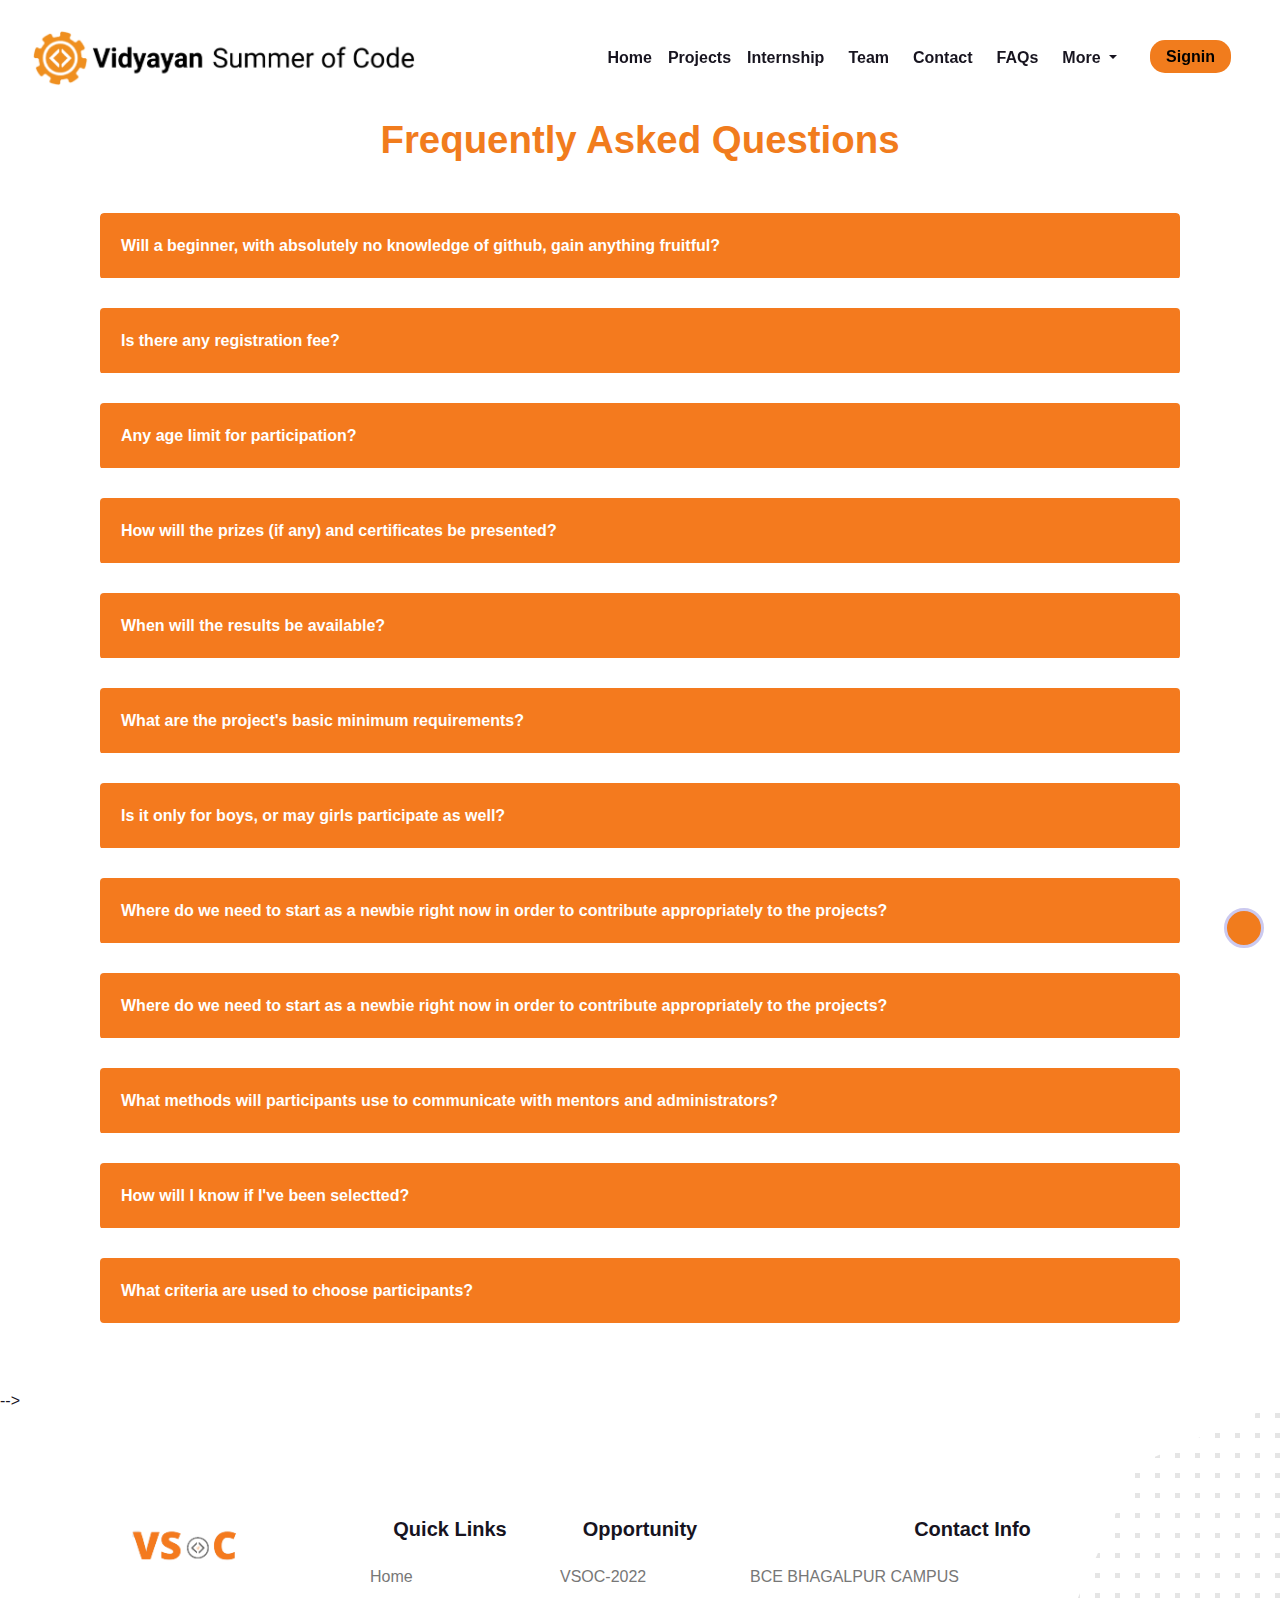
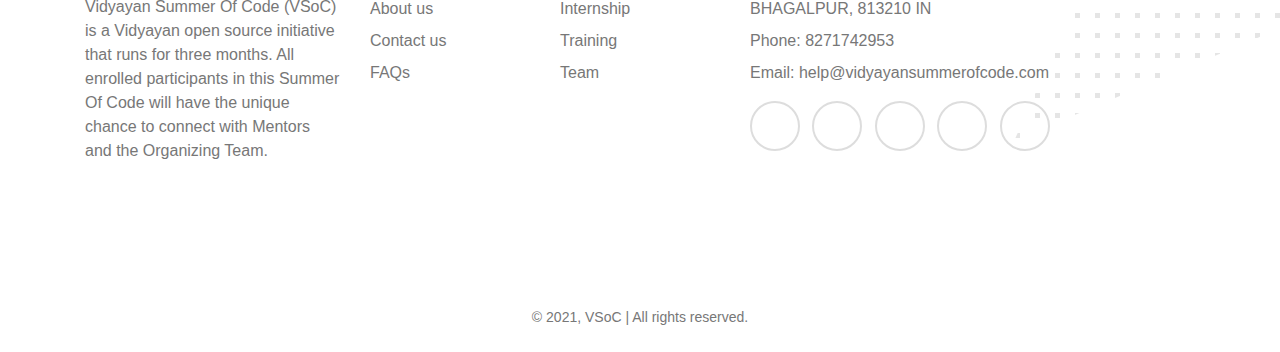
<file: faqs.html>
<!DOCTYPE html>
<html>

<head>
    <meta charset="utf-8">
    <meta http-equiv="X-UA-Compatible" content="IE=edge">
    <title>FAQs | Vidyayan Summer of Code</title>
    <meta name="description" content="">
    <meta name="viewport" content="width=device-width, initial-scale=1">
    <meta name="robots" content="all,follow">
    <!-- Bootstrap CSS-->
    <link rel="stylesheet" href="vendor/bootstrap/css/bootstrap.min.css">
    <!-- Owl Carousel-->
    <link rel="stylesheet" href="vendor/owl.carousel2/assets/owl.carousel.css">
    <link rel="stylesheet" href="vendor/owl.carousel2/assets/owl.theme.default.css">
    <!-- Modal Video-->
    <link rel="stylesheet" href="vendor/modal-video/css/modal-video.min.css">
    <!-- Google fonts-->
    <link rel="stylesheet" href="https://fonts.googleapis.com/css?family=Nunito:400,600,800&amp;display=swap">
    <!-- Device Mockup-->
    <link rel="stylesheet" href="css/device-mockups.css">
    <!-- theme stylesheet-->
    <link rel="stylesheet" href="css/style.default.css" id="theme-stylesheet">
    <!-- Custom stylesheet - for your changes-->
    <link rel="stylesheet" href="css/custom.css">
    <!-- Favicon-->
    <link rel="shortcut icon" href="img/p2.png">
    <!-- Tweaks for older IEs-->
    <!--[if lt IE 9]>
        <script src="https://oss.maxcdn.com/html5shiv/3.7.3/html5shiv.min.js"></script>
        <script src="https://oss.maxcdn.com/respond/1.4.2/respond.min.js"></script><![endif]-->
</head>

<body>
    <!-- navbar-->
    <header class="header">
        <nav class="navbar navbar-expand-lg fixed-top">
            <nav class="navbar-white bg-gray">
                <div class="container">
                    <span class="navbar-brand mb-0 h2 main-logo"><a href="#"><img src="vsoclogo22/v-4nw.png"></a>
                </div>
            </nav>
            <button class="navbar-toggler navbar-toggler-left" type="button" data-toggle="collapse"
                data-target="#navbarSupportedContent" aria-controls="navbarSupportedContent" aria-expanded="false"
                aria-label="Toggle navigation"><i class="fas fa-bars"></i></button>
            <div class="collapse navbar-collapse" id="navbarSupportedContent">
                <ul class="navbar-nav ml-auto">
                    <li class="nav-item"><a class="nav-link link-scroll" href="index.html">Home <span
                                class="sr-only"></span></a>
                    </li>
                    <li class="nav-item"><a class="nav-link link-scroll" href="projects.html">Projects</a></li>
                    <!-- <li class="nav-item"><a class="nav-link link-scroll mr-2 active"
                            href="leaderboard.html">Leaderboard</a>
                    </li> -->
                    <li class="nav-item"><a class="nav-link link-scroll mr-2" href="internship.html">Internship</a></li>
                    <!-- <li class="nav-item"><a class="nav-link link-scroll mr-2" href="training.html">Training</a></li> -->
                    <li class="nav-item"><a class="nav-link link-scroll mr-2" href="team.html">Team</a></li>
                    <li class="nav-item"><a class="nav-link link-scroll mr-2" href="#vsoc_contact">Contact</a></li>
                    <li class="nav-item"><a class="nav-link link-scroll mr-2" href="faqs.html">FAQs</a></li>
                    <div class="dropdown nav-item">
                        <a class="dropdown-toggle nav-link" href="#" role="button" id="dropdownMenuLink"
                            data-toggle="dropdown" aria-haspopup="true" aria-expanded="false">
                            More
                        </a>

                        <div class="dropdown-menu" aria-labelledby="dropdownMenuLink">
                            <!--<a class="dropdown-item" href="about.html">About VSoC</a>-->
                            <a class="dropdown-item" href="#">Campus Ambassador</a>
                            <a class="dropdown-item" href="#">Careers</a>
                            <a class="dropdown-item" href="#">Our Blog</a>
                            <a class="dropdown-item" href="t&c.html">Terms & Conditions</a>
                            <a class="dropdown-item" href="privacy.html">Privacy Policy</a>
                            <!--<a class="dropdown-item" href="#">FAQs</a>-->
                        </div>
                    </div>

                    <li class="btn "><a id="sign-up" class="link-scroll mr-2 py-2 px-3" href="#">Signin</a></li>

                </ul>
            </div>
            </div>
        </nav>
    </header>
    <!-- Hero Section-->
    <!-- <section class="bg-center py-12" id="about"
        style="background: url(img/service-bg.svg) no-repeat; background-size: cover">
        <section class="about py-0">
            <div class="container">
                <p class="h6 text-uppercase text-primary"></p>
                <h3 class="mb-5">Coding Classes for Kids - Introduce your child to the World of Coding</h3>
                <div class="row pb-5">
                    <div class="col-lg-6 col-sm-6 mb-4"> -->
    <!-- Services Item-->
    <!-- <div class="card border-0 shadow rounded-lg text-center px-2">
                            <div class="card-body px py-5">
                                <img src="/img/c-1.jpg" alt="">
                                <h2 class="h5 font-weight-normal h4 my-3">Introduction to C Programming Language</h2>
                                <a class="btn btn-outline-dark" href="#" role="button">Know More</a>
                                <p class="text-small mb-0 text-muted"></p>
                            </div>
                        </div>
                    </div>
                    <div class="col-lg-6 col-sm-6 mb-4"> -->
    <!-- Services Item-->
    <!-- <div class="card border-0 shadow rounded-lg text-center px-2">
                            <div class="card-body px py-5">
                                <img src="/img/c-1.jpg" alt="">
                                <h2 class="h5 font-weight-normal h4 my-3">Introduction to C++ Programming Language</h2>
                                <a class="btn btn-outline-dark" href="#" role="button">Know More</a>
                                <p class="text-small mb-0 text-muted"></p>
                            </div>
                        </div>
                    </div>
                    <div class="col-lg-6 col-sm-6 mb-4"> -->
    <!-- Services Item-->
    <!-- <div class="card border-0 shadow rounded-lg text-center px-2">
                            <div class="card-body px py-5">
                                <img src="/img/c-3.jpg" alt="">
                                <h3 class="h5 font-weight-normal h4 my-3">Introduction to Python Programming Language
                                </h3>
                                <a class="btn btn-outline-dark" href="#" role="button">Know More</a>
                                <p class="text-small mb-0 text-muted"></p>
                            </div>
                        </div>
                    </div>
                    <div class="col-lg-6 col-sm-6 mb-4"> -->
    <!-- Services Item-->
    <!-- <div class="card border-0 shadow rounded-lg text-center px-2">
                            <div class="card-body px py-5">
                                <img src="/img/c-4.jpg" alt="">
                                <h3 class="h5 font-weight-normal h4 my-3">Introduction to Java Programming Language</h3>
                                <a class="btn btn-outline-dark" href="#" role="button">Know More</a>
                                <p class="text-small mb-0 text-muted"></p>
                            </div>
                        </div>
                    </div>
                    <div class="col-lg-6 col-sm-6 mb-4"> -->
    <!-- Services Item-->
    <!-- <div class="card border-0 shadow rounded-lg text-center px-2">
                            <div class="card-body px py-5">
                                <img src="/img/c-5.jpg" alt="">
                                <h3 class="h5 font-weight-normal h4 my-3">Introduction to Web App Development </h3>
                                <a class="btn btn-outline-dark" href="#" role="button">Know More</a>
                                <p class="text-small mb-0 text-muted"></p>
                            </div>
                        </div>
                    </div>
                    <div class="col-lg-6 col-sm-6"> -->
    <!-- Services Item-->
    <!-- <div class="card border-0 shadow rounded-lg text-center px-2">
                            <div class="card-body px py-5">
                                <img src="/img/c-5.jpg" alt="">
                                <h3 class="h5 font-weight-normal h4 my-3">Introduction to Android App Development</h3>
                                <a class="btn btn-outline-dark" href="#" role="button">Know More</a>
                                <p class="text-small mb-0 text-muted"></p>
                            </div>
                        </div>
                    </div>
                </div>
            </div>
            </div>
        </section> -->
    <div class="container section" style="margin-top:5.8rem ;">
        <p class="h6 text-uppercase text-primary"></p>
        <h2 class="mb-5 text-primary">Frequently Asked Questions</h2>




        <div id="main">
            <div class="container">
                <div class="accordion" id="faq">
                    <div class="card">
                        <div class="card-header" id="faqhead1">
                            <a href="#" class="btn btn-header-link collapsed" data-toggle="collapse" data-target="#faq1"
                                aria-expanded="true" aria-controls="faq1">Will a beginner, with absolutely no knowledge
                                of github, gain anything fruitful?</a>
                        </div>

                        <div id="faq1" class="collapse" aria-labelledby="faqhead1" data-parent="#faq">
                            <div class="card-body">
                                Yeah, definitely. The organization is meant to assist the beginners grow in the field of
                                development. We'll have distinct projects appropriate both for beginners as well as the
                                accolades and thereby we’ll make sure that each and every participant gets to learn
                                something new from the projects he or she is contributing for.
                            </div>
                        </div>
                    </div>
                    <div class="card">
                        <div class="card-header" id="faqhead2">
                            <a href="#" class="btn btn-header-link collapsed" data-toggle="collapse" data-target="#faq2"
                                aria-expanded="true" aria-controls="faq2">Is there any registration fee?</a>
                        </div>

                        <div id="faq2" class="collapse" aria-labelledby="faqhead2" data-parent="#faq">
                            <div class="card-body">
                                No, there is no registration fees for participation. It is absolutely free of cost.
                            </div>
                        </div>
                    </div>
                    <div class="card">
                        <div class="card-header" id="faqhead3">
                            <a href="#" class="btn btn-header-link collapsed" data-toggle="collapse" data-target="#faq3"
                                aria-expanded="true" aria-controls="faq3">Any age limit for participation?</a>
                        </div>

                        <div id="faq3" class="collapse" aria-labelledby="faqhead3" data-parent="#faq">
                            <div class="card-body">
                                No, there is no age limit for participation in VSoC. It is open for all
                            </div>
                        </div>
                    </div>

                    <div class="card">
                        <div class="card-header" id="faqhead3">
                            <a href="#" class="btn btn-header-link collapsed" data-toggle="collapse" data-target="#faq4"
                                aria-expanded="true" aria-controls="faq4">How will the prizes (if any) and certificates
                                be presented?</a>
                        </div>

                        <div id="faq4" class="collapse" aria-labelledby="faqhead4" data-parent="#faq">
                            <div class="card-body">
                                The digital certificate will be given to all of the attendees. All award money will be
                                deposited into the bank accounts of the students involved. After the event, we'll send
                                you an email requesting your bank account information.
                            </div>
                        </div>
                    </div>

                    <div class="card">
                        <div class="card-header" id="faqhead5">
                            <a href="#" class="btn btn-header-link collapsed" data-toggle="collapse" data-target="#faq5"
                                aria-expanded="true" aria-controls="faq3">When will the results be available?</a>
                        </div>

                        <div id="faq5" class="collapse" aria-labelledby="faqhead3" data-parent="#faq">
                            <div class="card-body">
                                The results will be declared in the month of June
                            </div>
                        </div>
                    </div>

                    <div class="card">
                        <div class="card-header" id="faqhead6">
                            <a href="#" class="btn btn-header-link collapsed" data-toggle="collapse" data-target="#faq6"
                                aria-expanded="true" aria-controls="faq6">What are the project's basic minimum
                                requirements?</a>
                        </div>

                        <div id="faq6" class="collapse" aria-labelledby="faqhead6" data-parent="#faq">
                            <div class="card-body">
                                There are no such requirements that the projects must meet. Mentors can submit a
                                proposal in any subject in which they have special experience.
                            </div>
                        </div>
                    </div>

                    <div class="card">
                        <div class="card-header" id="faqhead7">
                            <a href="#" class="btn btn-header-link collapsed" data-toggle="collapse" data-target="#faq7"
                                aria-expanded="true" aria-controls="faq3">Is it only for boys, or may girls participate
                                as well?</a>
                        </div>

                        <div id="faq7" class="collapse" aria-labelledby="faqhead7" data-parent="#faq">
                            <div class="card-body">
                                VSoC aims to help anybody who is new to the area of programming, and it promotes an
                                inclusive atmosphere in particular. As a result, VSoC is available to both girls and
                                boys. Everyone is welcome to participate and contribute to the growth of the open source
                                community and our mission.
                            </div>
                        </div>
                    </div>

                    <div class="card">
                        <div class="card-header" id="faqhead8">
                            <a href="#" class="btn btn-header-link collapsed" data-toggle="collapse" data-target="#faq8"
                                aria-expanded="true" aria-controls="faq8">Where do we need to start as a newbie right
                                now in order to contribute appropriately to the projects?</a>
                        </div>

                        <div id="faq8" class="collapse" aria-labelledby="faqhead8" data-parent="#faq">
                            <div class="card-body">
                                We'll include connections to Github and other development resources on our official
                                website so that everyone may participate appropriately to the projects.
                            </div>
                        </div>
                    </div>

                    <div class="card">
                        <div class="card-header" id="faqhead9">
                            <a href="#" class="btn btn-header-link collapsed" data-toggle="collapse" data-target="#faq9"
                                aria-expanded="true" aria-controls="faq9">Where do we need to start as a newbie right
                                now in order to contribute appropriately to the projects?</a>
                        </div>

                        <div id="faq9" class="collapse" aria-labelledby="faqhead9" data-parent="#faq">
                            <div class="card-body">
                                We'll include connections to Github and other development resources on our official
                                website so that everyone may participate appropriately to the projects.
                            </div>
                        </div>
                    </div>

                    <div class="card">
                        <div class="card-header" id="faqhead10">
                            <a href="#" class="btn btn-header-link collapsed" data-toggle="collapse"
                                data-target="#faq10" aria-expanded="true" aria-controls="faq3">What methods will
                                participants use to communicate with mentors and administrators?</a>
                        </div>

                        <div id="faq10" class="collapse" aria-labelledby="faqhead10" data-parent="#faq">
                            <div class="card-body">
                                We will announce it later...
                            </div>
                        </div>
                    </div>

                    <div class="card">
                        <div class="card-header" id="faqhead11">
                            <a href="#" class="btn btn-header-link collapsed" data-toggle="collapse"
                                data-target="#faq11" aria-expanded="true" aria-controls="faq11">How will I know if I've
                                been selectted?</a>
                        </div>

                        <div id="faq11" class="collapse" aria-labelledby="faqhead11" data-parent="#faq">
                            <div class="card-body">
                                Participants will be contacted via email and will get an invitation to the workspace.
                            </div>
                        </div>
                    </div>

                    <div class="card">
                        <div class="card-header" id="faqhead12">
                            <a href="#" class="btn btn-header-link collapsed" data-toggle="collapse"
                                data-target="#faq12" aria-expanded="true" aria-controls="faq3">What criteria are used to
                                choose participants?</a>
                        </div>

                        <div id="faq12" class="collapse" aria-labelledby="faqhead12" data-parent="#faq">
                            <div class="card-body">

                                This programme is designed to help newcomers get started with open source. Your devotion
                                and eagerness to contribute to open source are the sole criteria for selection.
                            </div>
                        </div>
                    </div>
                </div>
            </div>
        </div>


    </div>

    <!-- coding Teacher-->
    <!-- <section class="p-0" id="testimonials"
            style="background: url(img/testimonials-bg.png) no-repeat; background-size: 40% 100%; background-position: left center">
            <div class="container text-center">
                <p class="h6 text-uppercase text-primary"></p>
                <h2 class="mb-5">Meet Our Teachers</h2>
                <div class="row">
                    <div class="col-lg-8 mx-auto">
                        <div class="owl-carousel owl-theme testimonials-slider">
                            <div class="mx-3 mx-lg-5 my-5 pt-3">
                                <div class="card shadow rounded-lg px-4 py-5 px-lg-5 with-pattern bg-white border-0">
                                    <div class="card-body index-forward pt-5 rounded-lg">
                                        <div class="testimonial-img"><img class="rounded-circle" src="img/profile-1.jpg"
                                                alt="" /></div>
                                        <p class="lead text-muted mb-5">Coding is becoming basic literacy in this
                                            digital age, and it is significant for kids to understand and utilize the
                                            technology around them</p>
                                        <h5 class="font-weight-bold mb-0">Suresh Vidyarthi</h5>
                                        <p class="text-primary mb-0 text-small py-2">B.Tech in Computer Science &
                                            Engineering</p>

                                    </div>
                                </div>
                            </div>
                            <div class="mx-3 mx-lg-5 my-5 pt-3">
                                <div class="card shadow rounded-lg px-4 py-5 px-lg-5 with-pattern bg-white border-0">
                                    <div class="card-body index-forward pt-5 rounded-lg">
                                        <div class="testimonial-img"><img class="rounded-circle" src="img/profile-2.jpg"
                                                alt="" /></div>
                                        <p class="lead text-muted mb-5">At Vedantu our motto is Teacher by choice, which
                                            has given me an amazing opportunity to interact with students from all over
                                            the world. It makes every day special.</p>
                                        <h5 class="font-weight-bold mb-0">Anshu Priya</h5>
                                        <p class="text-primary mb-0 text-small py-2">B.Tech in Computer Science &
                                            Engineering
                                        </p>
                                    </div>
                                </div>
                            </div>
                            <div class="mx-3 mx-lg-5 my-5 pt-3">
                                <div class="card shadow rounded-lg px-4 py-5 px-lg-5 with-pattern bg-white border-0">
                                    <div class="card-body index-forward pt-5 rounded-lg">
                                        <div class="testimonial-img"><img class="rounded-circle" src="img/profile-2.jpg"
                                                alt="" /></div>
                                        <p class="lead text-muted mb-5">I believe in the holistic development of my
                                            learners and improving their conceptual and logical thinking skills which in
                                            turn imparts creativity in them.</p>
                                        <h5 class="font-weight-bold mb-0">Shalini Sangeet</h5>
                                        <p class="text-primary mb-0 text-small py-2">B.Tech in Computer Science &
                                            Engineering
                                        </p>
                                    </div>
                                </div>
                            </div>
                        </div>
                    </div>
                </div>
            </div>
        </section>-->
    <a class="scropll-top-btn" id="scrollTop" href="#"><i class="fas fa-long-arrow-alt-up"></i></a>
    <!--End Coding Teacher-->
    <!-- <section class="with-pattern-1 py-2" id="services">
            <div class="container">
                <div class="row align-items-center mb-5">
                    <div class="col-lg-6 mb-5 mb-lg-0"><img class="img-fluid w-100 px-lg-5" src="img/objects.svg"
                            alt="">
                    </div>
                    <div class="col-lg-6">
                        <h2>The Best Coding Teachers now on your Fingertips</h2>
                        <p class="text-muted">Vidyayan provides you best Coding teachers. We will give you direction for
                            smart
                            learning.
                            Let's progress together.</p>
                        <a class="btn btn-outline-dark" href="https://forms.gle/Zz7f7epQdmjs85Bo9" role="button">Join
                            NOw</a>
                    </div>
                </div>
                <div class="row align-items-center">
                    <div class="col-lg-6 mb-5 mb-lg-0">
                        <h2>Start your Coding with Vidyayan</h2>
                        <p class="text-muted">Vidyayan provides you number of facilities.Join us and boost up your
                            Coding
                            knowledge.</p>
                        <ul class="list-check">
                            <li class="text-muted mb-2">Live and Recorded Videos</li>
                            <li class="text-muted mb-2">Weekly tests and quizes</li>
                            <li class="text-muted mb-2">Clear your doubt</li>
                        </ul>
                        <button class="btn btn-primary js-modal-btn" data-video-id="B6uuIHpFkuo"><i
                                class="fas fa-play-circle mr-2"></i>Play video</button>
                    </div>
                    <div class="col-lg-6">
                        <div class="row">
                            <div class="col-lg-6 col-sm-6 mb-4">
                              Services Item-->
    <!-- <div class="card border-0 shadow rounded-lg text-left px-2">
                                    <div class="card-body px">
                                        <img src="/img/guidance-icon.png" alt="">
                                        <h3 class="h5 font-weight-normal h4 my-3">Learn Live</h3>
                                        <p class="text-small mb-0 text-muted"></p>
                                    </div>
                                </div>
                            </div>
                            <div class="col-lg-6 col-sm-6 mb-4"> -->
    <!-- Services Item-->
    <!-- <div class="card border-0 shadow rounded-lg text-left px-2">
                                    <div class="card-body px">
                                        <img src="/img/weekday-icon.png" alt="">
                                        <h3 class="h5 font-weight-normal h4 my-3">Quiz and weekly test</h3>
                                        <p class="text-small mb-0 text-muted"></p>
                                    </div>
                                </div>
                            </div>
                            <div class="col-lg-6 col-sm-6 mb-4"> -->
    <!-- Services Item-->
    <!-- <div class="card border-0 shadow rounded-lg text-left px-2">
                                    <div class="card-body px">
                                        <img src="/img/doubts-icon.png" alt="">
                                        <h3 class="h5 font-weight-normal h4 my-3">Prepare with India’s best tutor</h3>
                                        <p class="text-small mb-0 text-muted"></p>
                                    </div>
                                </div>
                            </div>
                            <div class="col-lg-6 col-sm-6"> -->
    <!-- Services Item-->
    <!-- <div class="card border-0 shadow rounded-lg text-left px-2">
                                    <div class="card-body px">
                                        <img src="/img/classes-icon.png" alt="">
                                        <h3 class="h5 font-weight-normal h4 my-3">One-on-one
                                            mentor guidance</h3>
                                        <p class="text-small mb-0 text-muted"></p>
                                    </div>
                                </div>
                            </div>
                        </div>
                    </div>
                </div>
            </div>
        </section> --> -->
    </section>
    <footer class="with-pattern-1 position-relative" id="vsoc_contact">
        <div class="container section-padding-y">
            <div class="row">
                <div class="col-lg-3 mb-4 mb-lg-0"><img class="mb-4" src="main_logo.png" alt="" width="200">
                    <p class="text-muted">Vidyayan Summer Of Code (VSoC) is a Vidyayan open source initiative that runs
                        for three months. All enrolled participants in this Summer Of Code will have the unique chance
                        to connect with Mentors and the Organizing Team.


                    </p>
                </div>
                <div class="col-lg-2 mb-4 mb-lg-0">
                    <h2 class="h5 mb-4">Quick Links</h2>
                    <div class="d-flex">
                        <ul class="list-unstyled d-inline-block mr-4 mb-0">
                            <li class="mb-2"><a class="footer-link" href="#">Home</a></li>
                            <li class="mb-2"><a class="footer-link" href="/about.html">About us</a></li>
                            <li class="mb-2"><a class="footer-link" href="#">Contact us</a></li>
                            <li class="mb-2"><a class="footer-link" href="#">FAQs</a></li>
                        </ul>
                    </div>
                </div>
                <div class="col-lg-2 mb-4 mb-lg-0">
                    <h2 class="h5 mb-4">Opportunity</h2>
                    <div class="d-flex">
                        <ul class="list-unstyled mr-4 mb-0">
                            <li class="mb-2"><a class="footer-link" href="#">VSOC-2022</a></li>
                            <li class="mb-2"><a class="footer-link" href="#">Internship</a></li>
                            <li class="mb-2"><a class="footer-link" href="#">Training</a></li>
                            <li class="mb-2"><a class="footer-link" href="#">Team</a></li>
                        </ul>
                    </div>
                </div>
                <div class="col-lg-5">
                    <h2 class="h5 mb-4">Contact Info</h2>
                    <ul class="list-unstyled mr-4 mb-3">
                        <li class="mb-2 text-muted">BCE BHAGALPUR CAMPUS</li>
                        <li class="mb-2 text-muted">BHAGALPUR, 813210 IN</li>
                        <li class="mb-2"><a class="footer-link" href="tel:8271742953">Phone: 8271742953</a></li>
                        <li class="mb-2"><a class="footer-link" href="email:contact@vidyayan.in">Email:
                                help@vidyayansummerofcode.com</a></li>
                    </ul>
                    <ul class="list-inline mb-0">
                        <li class="list-inline-item"><a class="social-link"
                                href="https://www.facebook.com/vidyayan.edu"><i class="fab fa-facebook-f"></i></a></li>
                        <li class="list-inline-item"><a class="social-link"
                                href="https://www.linkedin.com/company/vidyayan"><i class="fab fa-linkedin-in"></i></a>
                        </li>
                        <li class="list-inline-item"><a class="social-link" href="https://twitter.com/Vidyayan2"><i
                                    class="fab fa-twitter"></i></a></li>
                        <li class="list-inline-item"><a class="social-link"
                                href="https://www.instagram.com/vidyayan_edu/"><i class="fab fa-instagram"></i></a></li>
                        <li class="list-inline-item"><a class="social-link" href="mailto:vsoc@vidyayan.in"><i
                                    class="fab fa-google-plus"></i></a></li>

                    </ul>
                </div>
            </div>
        </div>
        <div class="copyrights">
            <div class="container text-center py-4">
                <p class="mb-0 text-muted text-sm">&copy; 2021, VSoC | All rights reserved.</p>
            </div>
        </div>
    </footer>



    <!-- JavaScript files-->
    <script src="vendor/jquery/jquery.min.js"></script>
    <script src="vendor/bootstrap/js/bootstrap.bundle.min.js"></script>
    <script src="vendor/owl.carousel2/owl.carousel.min.js"></script>
    <script src="vendor/modal-video/js/modal-video.js"></script>
    <script src="js/front.js"></script>
    <script>
        // ------------------------------------------------------- //
        //   Inject SVG Sprite - 
        //   see more here 
        //   https://css-tricks.com/ajaxing-svg-sprite/
        // ------------------------------------------------------ //
        function injectSvgSprite(path) {

            var ajax = new XMLHttpRequest();
            ajax.open("GET", path, true);
            ajax.send();
            ajax.onload = function (e) {
                var div = document.createElement("div");
                div.className = 'd-none';
                div.innerHTML = ajax.responseText;
                document.body.insertBefore(div, document.body.childNodes[0]);
            }
        }
        // this is set to BootstrapTemple website as you cannot 
        // inject local SVG sprite (using only 'icons/orion-svg-sprite.svg' path)
        // while using file:// protocol
        // pls don't forget to change to your domain :)
        injectSvgSprite('https://bootstraptemple.com/files/icons/orion-svg-sprite.svg');

    </script>
    <!-- FontAwesome CSS - loading as last, so it doesn't block rendering-->
    <link rel="stylesheet" href="https://use.fontawesome.com/releases/v5.7.1/css/all.css"
        integrity="sha384-fnmOCqbTlWIlj8LyTjo7mOUStjsKC4pOpQbqyi7RrhN7udi9RwhKkMHpvLbHG9Sr" crossorigin="anonymous">
</body>

</html>
</file>
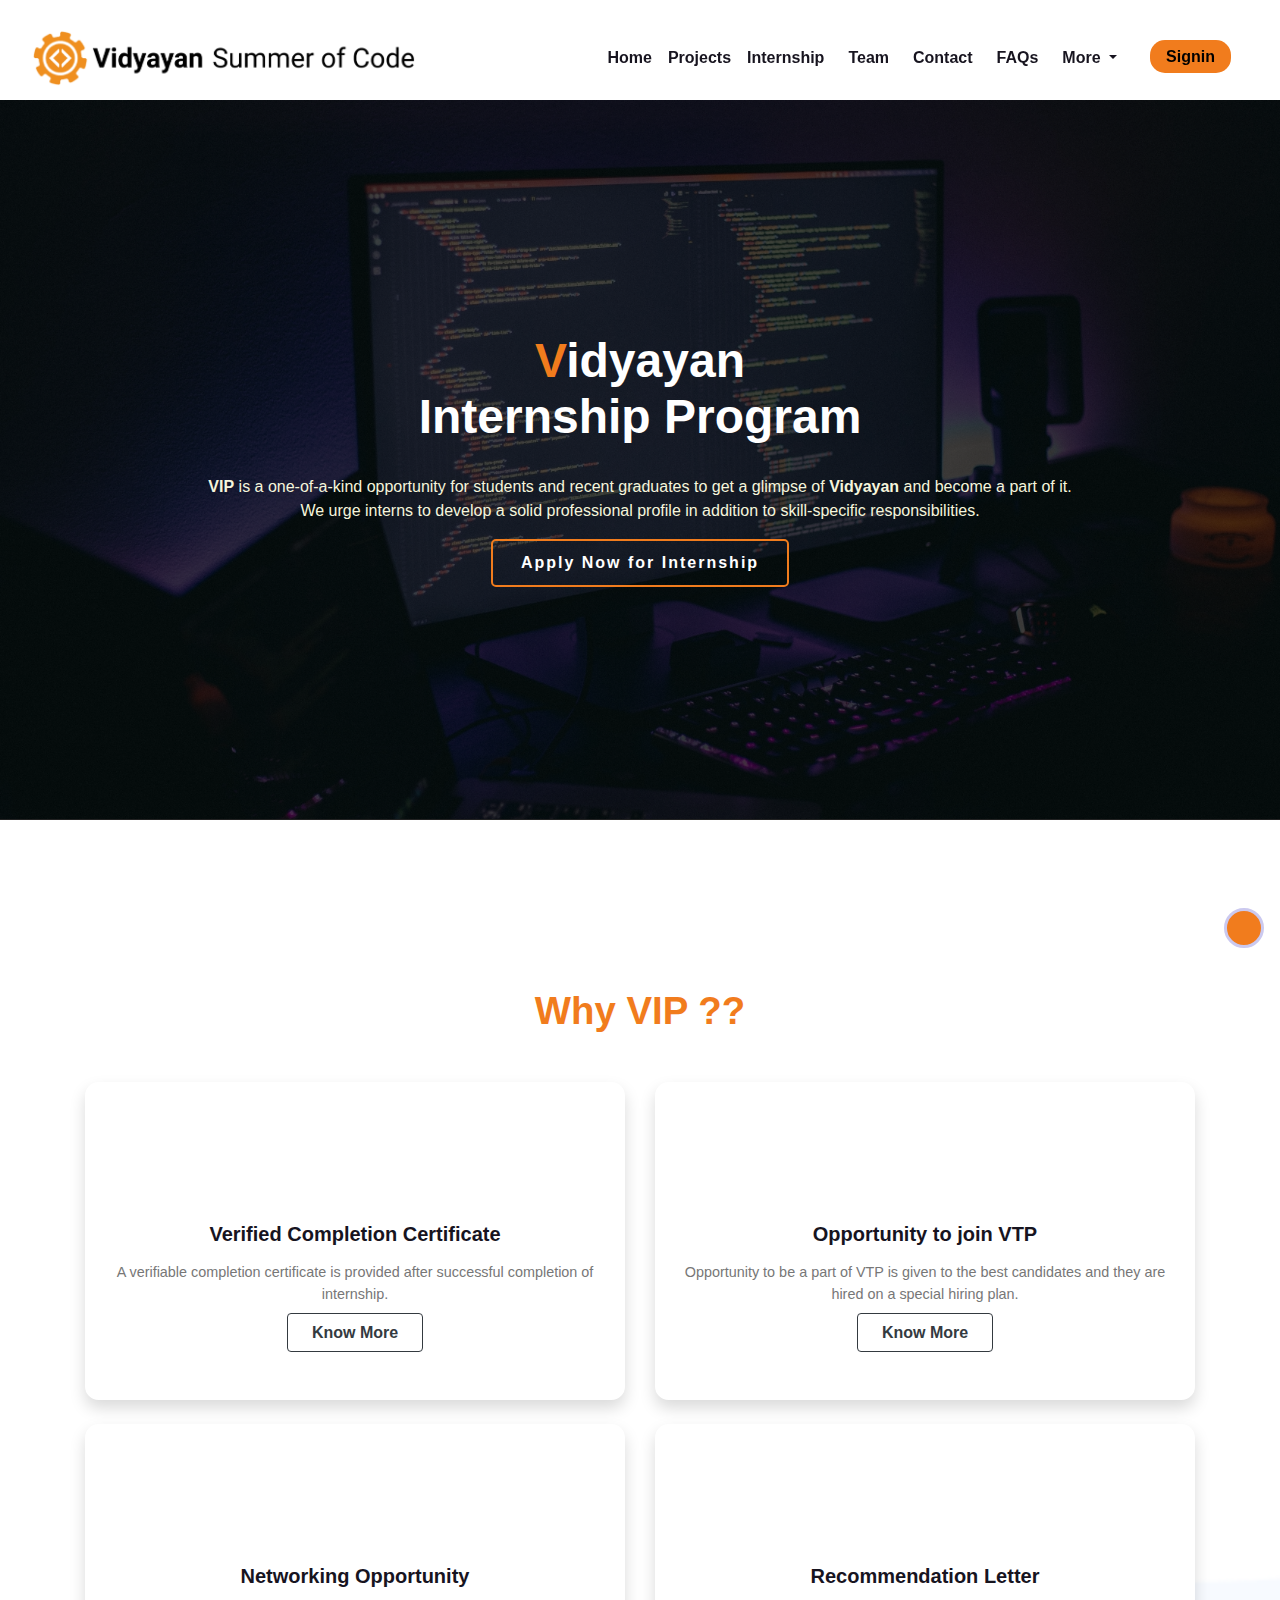
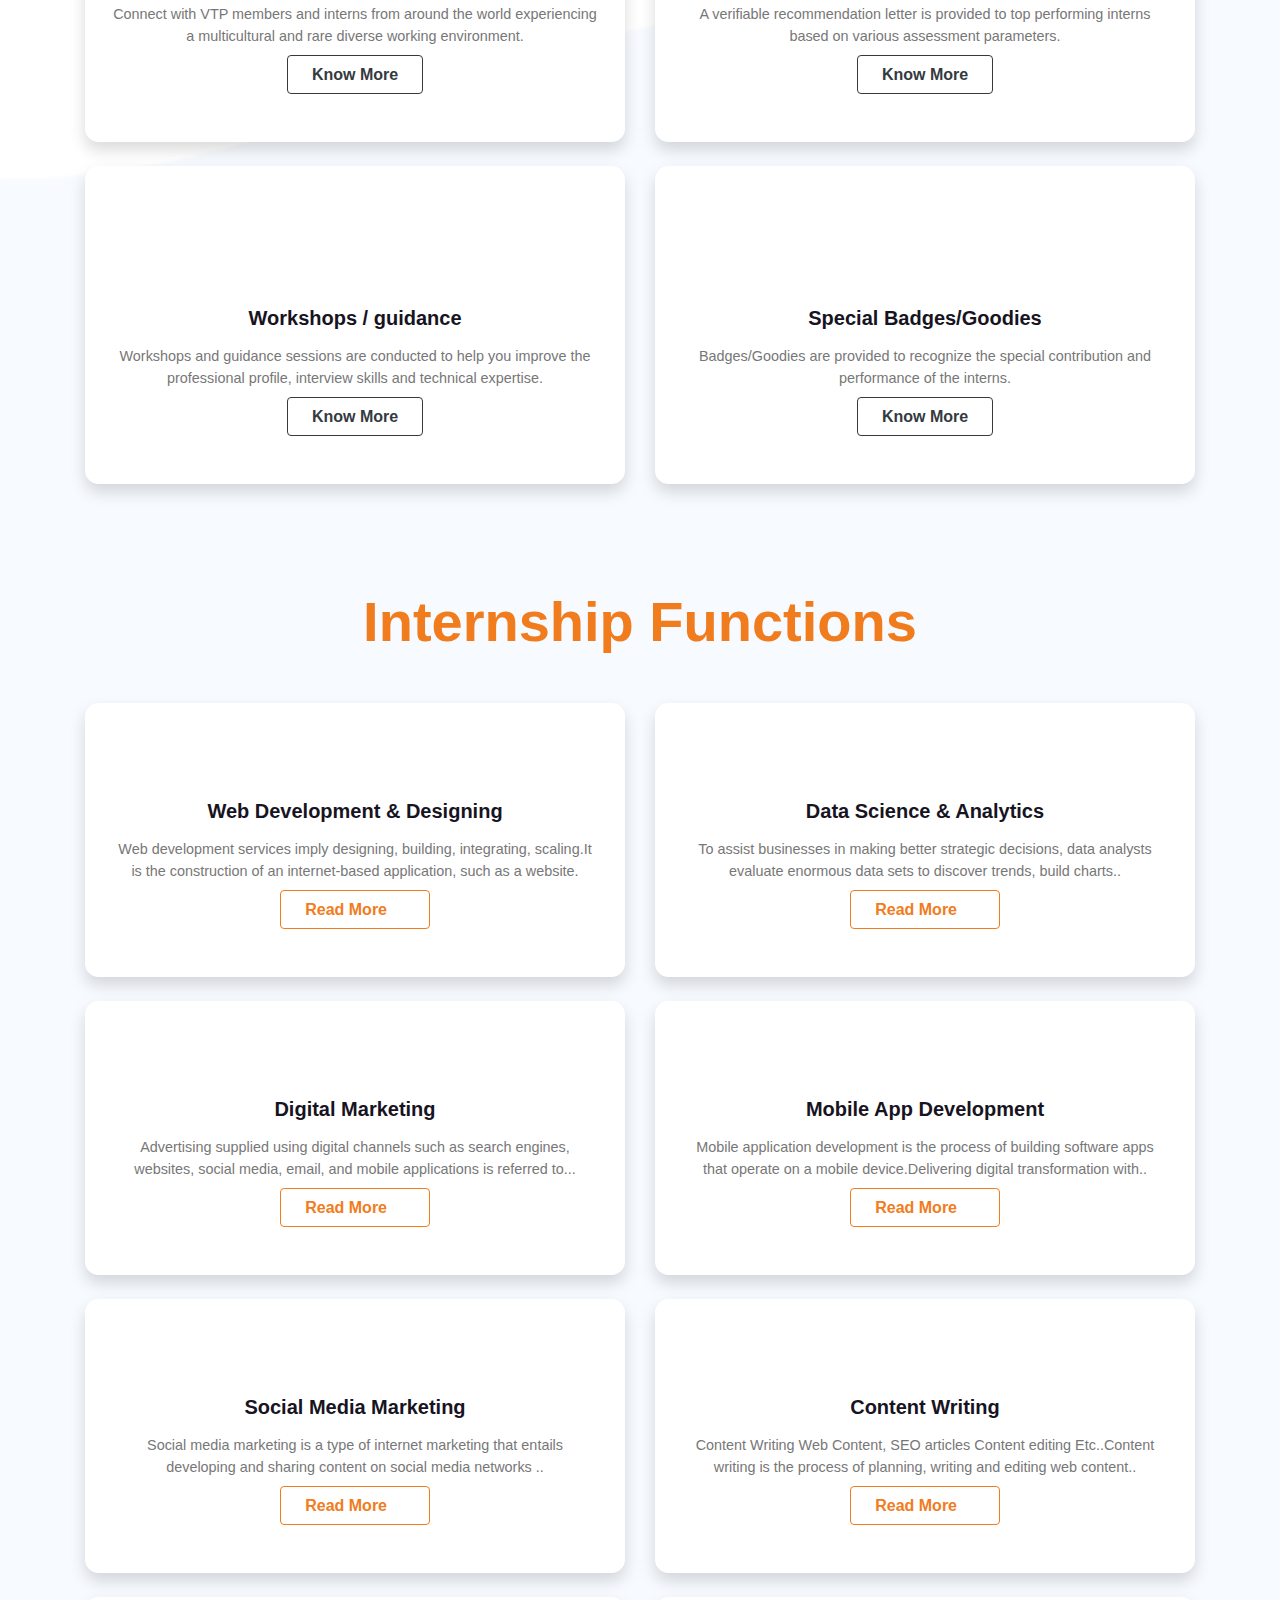
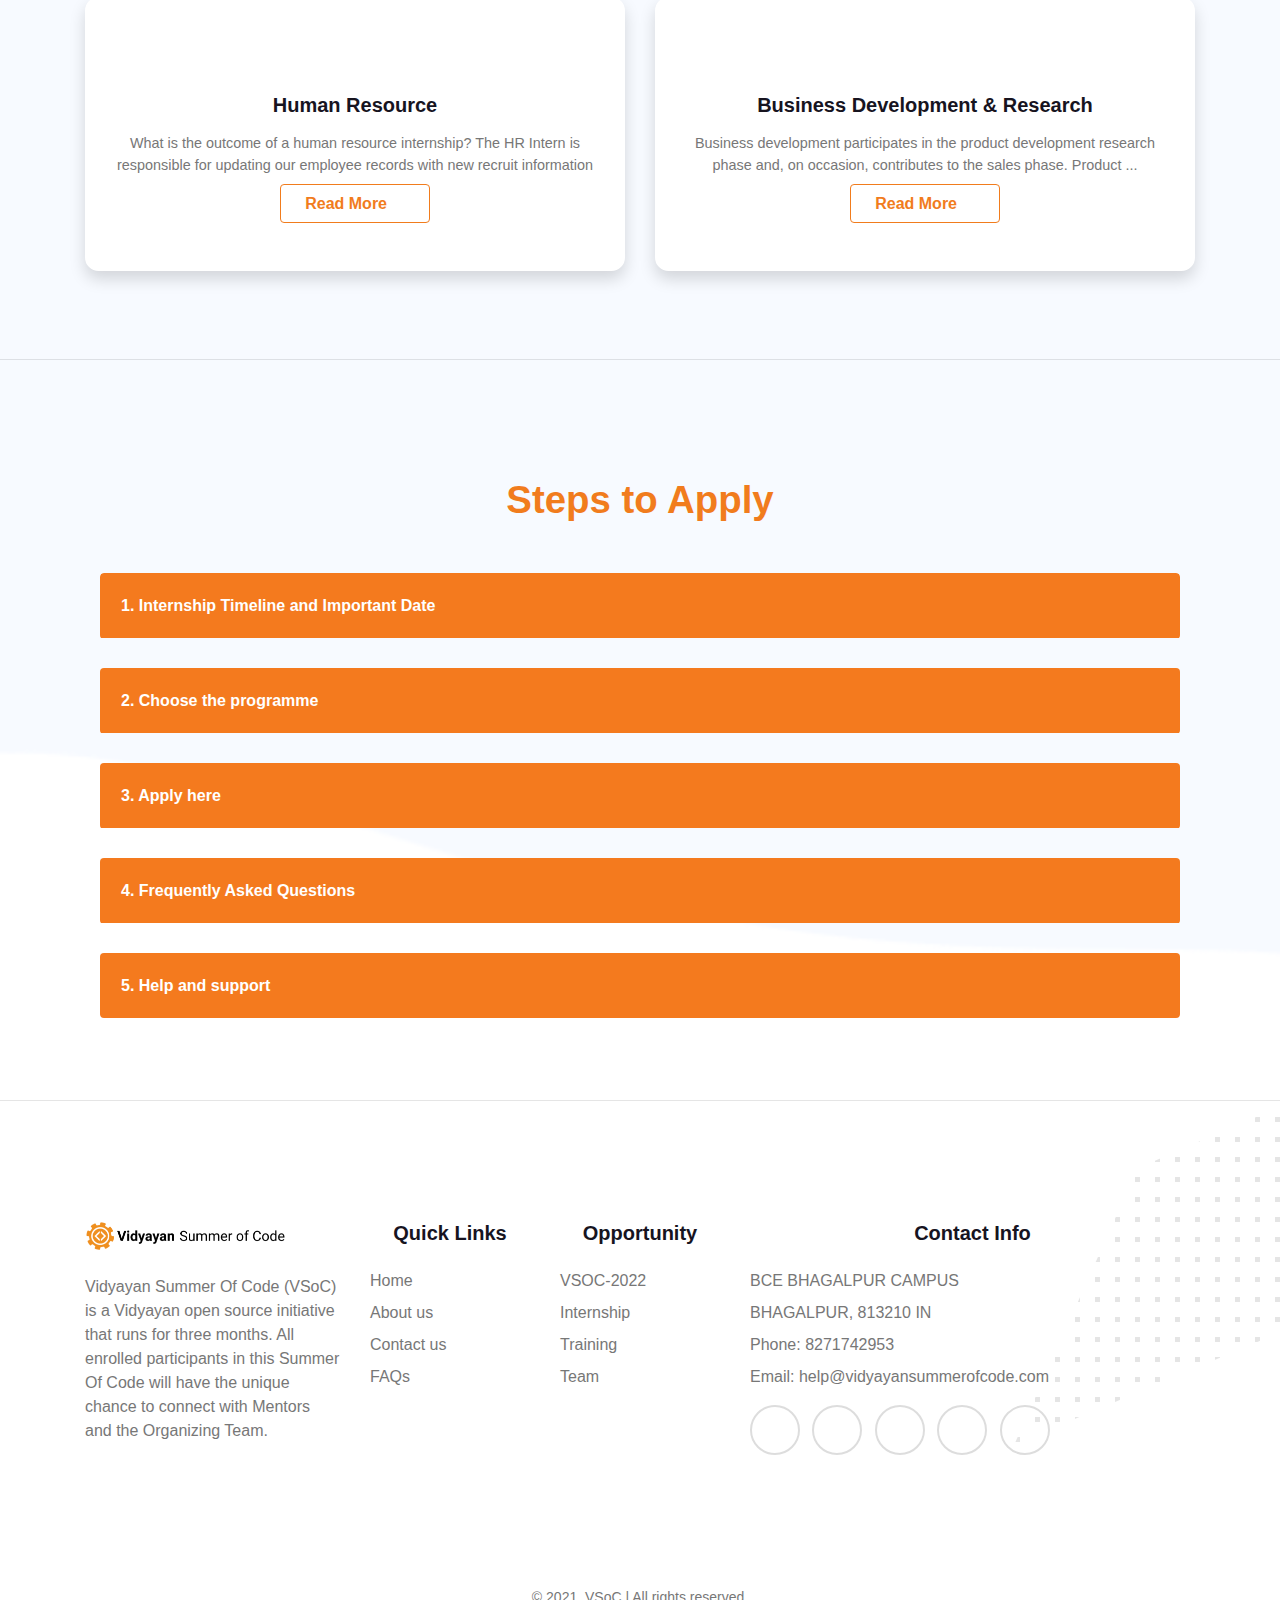
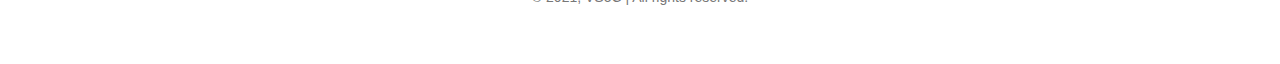
<file: internship.html>
<!DOCTYPE html>
<html>

<head>
    <meta charset="utf-8">
    <meta http-equiv="X-UA-Compatible" content="IE=edge">
    <title>Internship - Vidyayan Summer of Code - 2022</title>
    <meta name="description" content="">
    <meta name="viewport" content="width=device-width, initial-scale=1">
    <meta name="robots" content="all,follow">
    <!-- Bootstrap CSS-->
    <link rel="stylesheet" href="vendor/bootstrap/css/bootstrap.min.css">
    <!-- Owl Carousel-->
    <link rel="stylesheet" href="vendor/owl.carousel2/assets/owl.carousel.css">
    <link rel="stylesheet" href="vendor/owl.carousel2/assets/owl.theme.default.css">
    <!-- Modal Video-->
    <link rel="stylesheet" href="vendor/modal-video/css/modal-video.min.css">
    <!-- Google fonts-->
    <link rel="stylesheet" href="https://fonts.googleapis.com/css?family=Nunito:400,600,800&amp;display=swap">
    <!-- Device Mockup-->
    <link rel="stylesheet" href="css/device-mockups.css">
    <!-- theme stylesheet-->
    <link rel="stylesheet" href="css/style.default.css" id="theme-stylesheet">
    <!-- Custom stylesheet - for your changes-->
    <link rel="stylesheet" href="css/custom.css">
    <!-- Favicon-->
    <link rel="shortcut icon" href="img/p2.png">
    <!-- Tweaks for older IEs-->
    <!--[if lt IE 9]>
        <script src="https://oss.maxcdn.com/html5shiv/3.7.3/html5shiv.min.js"></script>
        <script src="https://oss.maxcdn.com/respond/1.4.2/respond.min.js"></script><![endif]-->
</head>

<body>
    <!-- navbar-->
    <header class="header">
        <nav class="navbar navbar-expand-lg fixed-top">
            <nav class="navbar-white bg-gray">
                <div class="container">
                    <span class="navbar-brand mb-0 h2 main-logo"><a href="#"><img src="vsoclogo22/v-4nw.png"></a>
                </div>
            </nav>
            <button class="navbar-toggler navbar-toggler-left" type="button" data-toggle="collapse"
                data-target="#navbarSupportedContent" aria-controls="navbarSupportedContent" aria-expanded="false"
                aria-label="Toggle navigation"><i class="fas fa-bars"></i></button>
            <div class="collapse navbar-collapse" id="navbarSupportedContent">
                <ul class="navbar-nav ml-auto">
                    <li class="nav-item"><a class="nav-link link-scroll" href="index.html">Home <span
                                class="sr-only"></span></a>
                    </li>
                    <li class="nav-item"><a class="nav-link link-scroll" href="projects.html">Projects</a></li>
                    <!-- <li class="nav-item"><a class="nav-link link-scroll mr-2" href="leaderboard.html">Leaderboard</a>
                    </li> -->
                    <li class="nav-item"><a class="nav-link link-scroll mr-2 active"
                            href="internship.html">Internship</a></li>
                    <!-- <li class="nav-item"><a class="nav-link link-scroll mr-2" href="training.html">Training</a></li> -->
                    <li class="nav-item"><a class="nav-link link-scroll mr-2" href="team.html">Team</a></li>
                    <li class="nav-item"><a class="nav-link link-scroll mr-2" href="#vsoc_contact">Contact</a></li>
                    <li class="nav-item"><a class="nav-link link-scroll mr-2" href="faqs.html">FAQs</a></li>


                    <div class="dropdown nav-item">
                        <a class="dropdown-toggle nav-link" href="#" role="button" id="dropdownMenuLink"
                            data-toggle="dropdown" aria-haspopup="true" aria-expanded="false">
                            More
                        </a>

                        <div class="dropdown-menu" aria-labelledby="dropdownMenuLink">
                            <!--<a class="dropdown-item" href="#">About VSoC</a>-->
                            <a class="dropdown-item" href="#">Campus Ambassador</a>
                            <a class="dropdown-item" href="#">Careers</a>
                            <a class="dropdown-item" href="#">Our Blog</a>
                            <a class="dropdown-item" href="t&c.html">Terms & Conditions</a>
                            <a class="dropdown-item" href="privacy.html">Privacy Policy</a>
                            <!--<a class="dropdown-item" href="#">FAQs</a>-->
                        </div>
                    </div>

                    <li class="btn "><a id="sign-up" class="link-scroll mr-2 py-2 px-3" href="#">Signin</a></li>

                </ul>
            </div>
            </div>
        </nav>
    </header>

    <section id="hero">
        <div class="hero-container" data-aos="fade-up">
            <h1 class="font-weight-bold"><span style="color:#f17c1d;">V</span>idyayan <br><span
                    style="font-weight:bold;">Internship Program</span></h1>
            <p style="color:beige;"><b>VIP</b> is a one-of-a-kind opportunity for students and recent
                graduates to get a glimpse of <b>Vidyayan</b> and become a part of it.<br> We urge interns to
                develop a solid professional profile in addition to skill-specific responsibilities.</p>
            <a href="https://docs.google.com/forms/d/e/1FAIpQLSeMvLgMH6fJcv1uxc5opACB9YOJ7jVObz07ZfUqYxJOLIMBaw/viewform?usp=sf_link"
                target="_blank" class="btn-get-started scrollto" style="text-decoration: none;"><b>Apply Now for
                    Internship</b></a>
        </div>
    </section>

    <section class="bg-center py-12" id="about"
        style="background: url(img/service-bg.svg) no-repeat; background-size: cover">
        <section class="about py-">
            <div class="container">
                <p class="h6 text-uppercase text-primary"></p>
                <h2 class="mb-5 text-primary">Why VIP ??</h2>
                <div class="row pb-5">
                    <div class="col-lg-6 col-sm-6 mb-4">
                        <!-- Services Item-->
                        <div class="card border-0 shadow rounded-lg text-center px-2">
                            <div class="card-body px py-5">
                                <svg class="svg-icon" style="width:40px;height:40px;color:#ff904e">
                                    <use xlink:href="#document-saved-1"> </use>
                                </svg>
                                <h2 class="h5 font-weight-normal h4 my-3">
                                    Verified Completion Certificate </h2>
                                <p class="text-small mb-0 text-muted my-2">A verifiable completion certificate is
                                    provided after successful completion of internship.</p>
                                <a class="btn btn-outline-dark" href="#" role="button">Know More</a>
                            </div>
                        </div>
                    </div>
                    <div class="col-lg-6 col-sm-6 mb-4">
                        <!-- Services Item-->
                        <div class="card border-0 shadow rounded-lg text-center px-2">
                            <div class="card-body px py-5">
                                <svg class="svg-icon" style="width:40px;height:40px;color:#39f8d2">
                                    <use xlink:href="#map-marker-1"> </use>
                                </svg>
                                <h2 class="h5 font-weight-normal h4 my-3">Opportunity to join VTP</h2>
                                <p class="text-small mb-0 text-muted my-2">Opportunity to be a part of VTP is given to
                                    the best candidates and they are hired on a special hiring plan.</p>
                                <a class="btn btn-outline-dark" href="#" role="button">Know More</a>
                            </div>
                        </div>
                    </div>
                    <div class="col-lg-6 col-sm-6 mb-4">
                        <!-- Services Item-->
                        <div class="card border-0 shadow rounded-lg text-center px-2">
                            <div class="card-body px py-5">
                                <svg class="svg-icon" style="width:40px;height:40px;color:#8190ff">
                                    <use xlink:href="#sorting-1"> </use>
                                </svg>
                                <h3 class="h5 font-weight-normal h4 my-3">Networking Opportunity</h3>
                                <p class="text-small mb-0 text-muted my-2">Connect with VTP members and interns from
                                    around the world experiencing a multicultural and rare diverse working environment.
                                </p>
                                <a class="btn btn-outline-dark" href="#" role="button">Know More</a>
                            </div>
                        </div>
                    </div>

                    <div class="col-lg-6 col-sm-6 mb-4">
                        <!-- Services Item-->
                        <div class="card border-0 shadow rounded-lg text-center px-2">
                            <div class="card-body px py-5">
                                <svg class="svg-icon" style="width:40px;height:40px;color:#8190ff">
                                    <use xlink:href="#sorting-1"> </use>
                                </svg>
                                <h3 class="h5 font-weight-normal h4 my-3">Recommendation Letter</h3>
                                <p class="text-small mb-0 text-muted my-2">A verifiable recommendation letter is
                                    provided to top performing interns based on various assessment parameters.</p>
                                <a class="btn btn-outline-dark" href="#" role="button">Know More</a>
                            </div>
                        </div>
                    </div>

                    <div class="col-lg-6 col-sm-6 mb-4">
                        <!-- Services Item-->
                        <div class="card border-0 shadow rounded-lg text-center px-2">
                            <div class="card-body px py-5">
                                <svg class="svg-icon" style="width:40px;height:40px;color:#8190ff">
                                    <use xlink:href="#sorting-1"> </use>
                                </svg>
                                <h3 class="h5 font-weight-normal h4 my-3">Workshops / guidance</h3>
                                <p class="text-small mb-0 text-muted my-2">Workshops and guidance sessions are conducted
                                    to help you improve the professional profile, interview skills and technical
                                    expertise.</p>
                                <a class="btn btn-outline-dark" href="#" role="button">Know More</a>
                            </div>
                        </div>
                    </div>

                    <div class="col-lg-6 col-sm-6 mb-4">
                        <!-- Services Item-->
                        <div class="card border-0 shadow rounded-lg text-center px-2">
                            <div class="card-body px py-5">
                                <svg class="svg-icon" style="width:40px;height:40px;color:#ff634b">
                                    <use xlink:href="#arrow-target-1"> </use>
                                </svg>
                                <h3 class="h5 font-weight-normal h4 my-3">Special Badges/Goodies</h3>
                                <p class="text-small mb-0 text-muted my-2">Badges/Goodies are provided to recognize the
                                    special contribution and performance of the interns.</p>
                                <a class="btn btn-outline-dark" href="#" role="button">Know More</a>
                            </div>
                        </div>
                    </div>
                </div>
            </div>
        </section>
        <!-- <section class="with-pattern-1" id="services"> -->
        <!-- <div class="container"> -->
        <!-- <div class="row align-items-center mb-5">
                    <div class="col-lg-6 mb-5 mb-lg-0"><img class="img-fluid w-100 px-lg-5" src="img/objects.svg"
                            alt=""></div>
                    <div class="col-lg-6">
                        <h2>Get Vidyayan Internship Programme now on your Fingertips</h2>
                        <p class="text-muted"><b>VIP</b> is a one-of-a-kind opportunity for students and recent graduates to get a glimpse  of <b>Vidyayan</b> and become a part of it.</p>
                        <!-- <a class="btn btn-outline-dark" href="#" role="button">Find Me
                            Tutor</a>
                        <a class="btn btn-outline-dark" href="#" role="button">Join as
                            a Tutor</a> -->

        <!-- </div>
            </div> -->
        <!-- <div class="row align-items-center">
                    <div class="col-lg-6 mb-5 mb-lg-0">
                        <h2>Start your learning with Vidyayan</h2>
                        <p class="text-muted">Vidyayan provides you number of facilities.Join us and boost up your
                            knowledge..</p>
                        <ul class="list-check">
                            <li class="text-muted mb-2">NCERT books pdf</li>
                            <li class="text-muted mb-2">Weekly tests and quizes</li>
                            <li class="text-muted mb-2">Clear your doubt</li>
                        </ul>
                        <a class="btn btn-outline-dark" href="#" role="button">Join Now</a>
                    </div>
                    <div class="col-lg-6">
                        <div class="row">
                            <div class="col-lg-6 col-sm-6 mb-4">
                                 Services Item-->
        <!-- <div class="card border-0 shadow rounded-lg text-left px-2">
                                    <div class="card-body px py-5">
                                        <img src="/img/guidance-icon.png" alt="">
                                        <h3 class="h5 font-weight-normal h4 my-3">Learn Live</h3>
                                        <p class="text-small mb-0 text-muted"></p>
                                    </div>
                                </div>
                            </div>
                            <div class="col-lg-6 col-sm-6 mb-4"> -->
        <!-- Services Item-->
        <!-- <div class="card border-0 shadow rounded-lg text-left px-2">
                                    <div class="card-body px py-5">
                                        <img src="/img/weekday-icon.png" alt="">
                                        <h3 class="h5 font-weight-normal h4 my-3">Quiz and weekly test</h3>
                                        <p class="text-small mb-0 text-muted"></p>
                                    </div>
                                </div>
                            </div>
                            <div class="col-lg-6 col-sm-6 mb-4"> -->
        <!-- Services Item-->
        <!-- <div class="card border-0 shadow rounded-lg text-left px-2">
                                    <div class="card-body px py-5">
                                        <img src="/img/doubts-icon.png" alt="">
                                        <h3 class="h5 font-weight-normal h4 my-3">Prepare with India’s best tutor</h3>
                                        <p class="text-small mb-0 text-muted">.</p>
                                    </div>
                                </div>
                            </div>
                            <div class="col-lg-6 col-sm-6"> -->
        <!-- Services Item-->
        <!-- <div class="card border-0 shadow rounded-lg text-left px-2">
                                    <div class="card-body px py-5">
                                        <img src="/img/classes-icon.png" alt="">
                                        <h3 class="h5 font-weight-normal h4 my-3">One-on-one
                                            mentor guidance</h3>
                                        <p class="text-small mb-0 text-muted"></p>
                                    </div>
                                </div>
                            </div>
                        </div>
                    </div>
                </div> -->
        <!-- </div>
        </section>
    </section> -->
        <div>
            <h1 style="color: #f17c1d;">Internship Functions</h1>


        </div>

        <section class="about py-0">
            <div class="container">
                <div class="row pb-5">
                    <div class="col-lg-6 col-sm-6 mb-4">
                        <!-- Services Item-->
                        <div class="card border-0 shadow rounded-lg text-center px-2">
                            <div class="card-body px py-5">

                                <h2 class="h5 font-weight-normal h4 my-3">Web Development & Designing</h2>
                                <p class="text-small mb-0 text-muted my-2">Web development services imply designing,
                                    building, integrating, scaling.It is the construction of an internet-based
                                    application,
                                    such as a website.</p>
                                <button type="button" class="btn   btn-outline-warning btn-rounded"
                                    data-mdb-ripple-color="dark">
                                    Read More &nbsp; &nbsp;<i class="fa fa-arrow-right" aria-hidden="true"></i>
                                </button>
                            </div>
                        </div>
                    </div>

                    <div class="col-lg-6 col-sm-6 mb-4">
                        <!-- Services Item-->
                        <div class="card border-0 shadow rounded-lg text-center px-2">
                            <div class="card-body px py-5">

                                <h2 class="h5 font-weight-normal h4 my-3">Data Science & Analytics</h2>
                                <p class="text-small mb-0 text-muted my-2"> To assist businesses in making better
                                    strategic
                                    decisions, data analysts evaluate enormous data sets to discover trends, build
                                    charts..
                                </p>
                                <button type="button" class="btn   btn-outline-warning btn-rounded"
                                    data-mdb-ripple-color="dark">
                                    Read More &nbsp; &nbsp;<i class="fa fa-arrow-right" aria-hidden="true"></i>
                                </button>
                            </div>
                        </div>
                    </div>

                    <div class="col-lg-6 col-sm-6 mb-4">
                        <!-- Services Item-->
                        <div class="card border-0 shadow rounded-lg text-center px-2">
                            <div class="card-body px py-5">

                                <h2 class="h5 font-weight-normal h4 my-3">Digital Marketing</h2>
                                <p class="text-small mb-0 text-muted my-2">Advertising supplied using digital channels
                                    such
                                    as search engines, websites, social media, email, and mobile applications is
                                    referred
                                    to...</p>
                                <button type="button" class="btn   btn-outline-warning btn-rounded"
                                    data-mdb-ripple-color="dark">
                                    Read More &nbsp; &nbsp;<i class="fa fa-arrow-right" aria-hidden="true"></i>
                                </button>
                            </div>
                        </div>
                    </div>
                    <div class="col-lg-6 col-sm-6 mb-4">
                        <!-- Services Item-->
                        <div class="card border-0 shadow rounded-lg text-center px-2">
                            <div class="card-body px py-5">

                                <h2 class="h5 font-weight-normal h4 my-3">Mobile App Development</h2>
                                <p class="text-small mb-0 text-muted my-2">Mobile application development is the process
                                    of
                                    building software apps that operate on a mobile device.Delivering digital
                                    transformation
                                    with..</p>
                                <button type="button" class="btn   btn-outline-warning btn-rounded"
                                    data-mdb-ripple-color="dark">
                                    Read More &nbsp; &nbsp;<i class="fa fa-arrow-right" aria-hidden="true"></i>
                                </button>
                            </div>
                        </div>
                    </div>

                    <div class="col-lg-6 col-sm-6 mb-4">
                        <!-- Services Item-->
                        <div class="card border-0 shadow rounded-lg text-center px-2">
                            <div class="card-body px py-5">

                                <h2 class="h5 font-weight-normal h4 my-3">Social Media Marketing</h2>
                                <p class="text-small mb-0 text-muted my-2">Social media marketing is a type of internet
                                    marketing that entails developing and sharing content on social media networks ..
                                </p>
                                <button type="button" class="btn   btn-outline-warning btn-rounded"
                                    data-mdb-ripple-color="dark">
                                    Read More &nbsp; &nbsp;<i class="fa fa-arrow-right" aria-hidden="true"></i>
                                </button>
                            </div>
                        </div>
                    </div>

                    <div class="col-lg-6 col-sm-6 mb-4">
                        <!-- Services Item-->
                        <div class="card border-0 shadow rounded-lg text-center px-2">
                            <div class="card-body px py-5">

                                <h2 class="h5 font-weight-normal h4 my-3">Content Writing</h2>
                                <p class="text-small mb-0 text-muted my-2">Content Writing Web Content, SEO articles
                                    Content
                                    editing Etc..Content writing is the process of planning, writing and editing web
                                    content..</p>
                                <button type="button" class="btn   btn-outline-warning btn-rounded"
                                    data-mdb-ripple-color="dark">
                                    Read More &nbsp; &nbsp;<i class="fa fa-arrow-right" aria-hidden="true"></i>
                                </button>
                            </div>
                        </div>
                    </div>

                    <div class="col-lg-6 col-sm-6 mb-4">
                        <!-- Services Item-->
                        <div class="card border-0 shadow rounded-lg text-center px-2">
                            <div class="card-body px py-5">

                                <h2 class="h5 font-weight-normal h4 my-3">Human Resource</h2>
                                <p class="text-small mb-0 text-muted my-2">What is the outcome of a human resource
                                    internship?
                                    The HR Intern is responsible for updating our employee records with new recruit
                                    information</p>
                                <button type="button" class="btn   btn-outline-warning btn-rounded"
                                    data-mdb-ripple-color="dark">
                                    Read More &nbsp; &nbsp;<i class="fa fa-arrow-right" aria-hidden="true"></i>
                                </button>
                            </div>
                        </div>
                    </div>

                    <div class="col-lg-6 col-sm-6 mb-4">
                        <!-- Services Item-->
                        <div class="card border-0 shadow rounded-lg text-center px-2">
                            <div class="card-body px py-5">

                                <h2 class="h5 font-weight-normal h4 my-3">Business Development & Research</h2>
                                <p class="text-small mb-0 text-muted my-2">Business development participates in the
                                    product
                                    development research phase and, on occasion, contributes to the sales phase. Product
                                    ...
                                </p>
                                <button type="button" class="btn   btn-outline-warning btn-rounded"
                                    data-mdb-ripple-color="dark">
                                    Read More &nbsp; &nbsp;<i class="fa fa-arrow-right" aria-hidden="true"></i>
                                </button>
                            </div>
                        </div>
                    </div>
                </div>
            </div>
        </section>
        <!--collapsible items-->
        <hr>
        <div class="container section" id="step-to-apply" style="margin-top:5.8rem ;">
            <p class="h6 text-uppercase text-primary"></p>
            <h2 class="mb-5 text-primary">Steps to Apply</h2>




            <div id="main">
                <div class="container">
                    <div class="accordion" id="faq">
                        <div class="card">
                            <div class="card-header" id="faqhead1">
                                <a href="#" class="btn btn-header-link collapsed" data-toggle="collapse"
                                    data-target="#faq1" aria-expanded="true" aria-controls="faq1"> 1. Internship
                                    Timeline and Important Date</a>
                            </div>

                            <div id="faq1" class="collapse" aria-labelledby="faqhead1" data-parent="#faq">
                                <div class="card-body">
                                    Notified via email.<br>Join VSoC LinkedIn Community for latest info. </div>
                            </div>
                        </div>





                        <div class="card">
                            <div class="card-header" id="faqhead2">
                                <a href="#" class="btn btn-header-link collapsed" data-toggle="collapse"
                                    data-target="#faq2" aria-expanded="true" aria-controls="faq2"> 2. Choose the
                                    programme</a>
                            </div>

                            <div id="faq2" class="collapse" aria-labelledby="faqhead2" data-parent="#faq">
                                <div class="card-body">
                                    Please refer to the below job descriptions of the open internship positions. The
                                    profile/function you select will be printed on your selection certificate.
                                    <br>
                                    <ul>
                                        <Li> Web Development & Designing</Li>
                                        <Li> Mobile App Development</Li>
                                        <Li> Data Science & Analytics
                                        </Li>
                                        <Li> Social media marketing</Li>
                                        <Li> Digital Marketing</Li>
                                        <Li> Content Writing</Li>
                                        <Li> Campus Ambassador</Li>
                                    </ul>
                                </div>
                            </div>
                        </div>
                        <div class="card">
                            <div class="card-header" id="faqhead3">
                                <a href="#" class="btn btn-header-link collapsed" data-toggle="collapse"
                                    data-target="#faq3" aria-expanded="true" aria-controls="faq3">3. Apply here</a>
                            </div>

                            <div id="faq3" class="collapse" aria-labelledby="faqhead3" data-parent="#faq">
                                <div class="card-body">
                                    Open the Form to select your internship function. If you want to change your
                                    internship
                                    function, just refill the interest form before the deadline. Your last response will
                                    be
                                    considered final if there are multiple submissions. You will receive a response
                                    receipt
                                    of the form after submission in your email, forward it to vsoc@vidyayan.in without
                                    changing the subject line. </div>
                            </div>
                        </div>

                        <div class="card">
                            <div class="card-header" id="faqhead4">
                                <a href="#" class="btn btn-header-link collapsed" data-toggle="collapse"
                                    data-target="#faq4" aria-expanded="true" aria-controls="faq4"> 4. Frequently Asked
                                    Questions </a>
                            </div>

                            <div id="faq4" class="collapse" aria-labelledby="faqhead4" data-parent="#faq">
                                <div class="card-body">
                                    Please read the frequently asked questions in FAQs section.
                                </div>
                            </div>
                        </div>

                        <div class="card">
                            <div class="card-header" id="faqhead5">
                                <a href="#" class="btn btn-header-link collapsed" data-toggle="collapse"
                                    data-target="#faq5" aria-expanded="true" aria-controls="faq3"> 5. Help and
                                    support</a>
                            </div>

                            <div id="faq5" class="collapse" aria-labelledby="faqhead3" data-parent="#faq">
                                <div class="card-body">
                                    Send a joining request to our LinkedIn discussion group - Vidyayan Network. It may
                                    take
                                    up to 2 days to approve your request. This group will be used for important
                                    announcements from our team, post task-related queries from interns and query
                                    resolution
                                    from mentors.
                                </div>
                            </div>
                        </div>

                    </div>


                </div>
            </div>
        </div>


        </div>





        <!--Extra collapsible items



    <div class="card">
      <div class="card-header" id="headingThree">
        <h5 class="mb-0">
          <button class="btn btn-link collapsed" data-toggle="collapse" data-target="#collapseThree" aria-expanded="false" aria-controls="collapseThree">
            Collapsible Group Item 
          </button>
        </h5>
      </div>
      <div id="collapseThree" class="collapse" aria-labelledby="headingThree" data-parent="#accordion">
        <div class="card-body">
          Anim pariatur cliche reprehenderit, enim eiusmod high life accusamus terry richardson ad squid. 3 wolf moon officia aute, non cupidatat skateboard dolor brunch. Food truck quinoa nesciunt laborum eiusmod. Brunch 3 wolf moon tempor, sunt aliqua put a bird on it squid single-origin coffee nulla assumenda shoreditch et. Nihil anim keffiyeh helvetica, craft beer labore wes anderson cred nesciunt sapiente ea proident. Ad vegan excepteur butcher vice lomo. Leggings occaecat craft beer farm-to-table, raw denim aesthetic synth nesciunt you probably haven't heard of them accusamus labore sustainable VHS.
        </div>
      </div>
    </div>

    <br>
    <div class="card">
      <div class="card-header" id="headingThree">
        <h5 class="mb-0">
          <button class="btn btn-link collapsed" data-toggle="collapse" data-target="#collapseThree" aria-expanded="false" aria-controls="collapseThree">
            Collapsible Group Item
          </button>
        </h5>
      </div>
      <div id="collapseThree" class="collapse" aria-labelledby="headingThree" data-parent="#accordion">
        <div class="card-body">
          Anim pariatur cliche reprehenderit, enim eiusmod high life accusamus terry richardson ad squid. 3 wolf moon officia aute, non cupidatat skateboard dolor brunch. Food truck quinoa nesciunt laborum eiusmod. Brunch 3 wolf moon tempor, sunt aliqua put a bird on it squid single-origin coffee nulla assumenda shoreditch et. Nihil anim keffiyeh helvetica, craft beer labore wes anderson cred nesciunt sapiente ea proident. Ad vegan excepteur butcher vice lomo. Leggings occaecat craft beer farm-to-table, raw denim aesthetic synth nesciunt you probably haven't heard of them accusamus labore sustainable VHS.
        </div>
      </div>
    </div>
    -->


        <hr>



        <!-- <section class="p-0" id="testimonials"
        style="background: url(img/testimonials-bg.png) no-repeat; background-size: 40% 100%; background-position: left center">
        <div class="container text-center">
            <p class="h6 text-uppercase text-primary">Our Team</p>
            <h2 class="mb-5">One spirit, one team, one win</h2>
            <div class="row">
                <div class="col-lg-8 mx-auto">
                    <div class="owl-carousel owl-theme testimonials-slider">
                        <div class="mx-3 mx-lg-5 my-5 pt-3">
                            <div class="card shadow rounded-lg px-4 py-5 px-lg-5 with-pattern bg-white border-0">
                                <div class="card-body index-forward pt-5 rounded-lg">
                                    <div class="testimonial-img"><img class="rounded-circle" src="img/avatar-1.jpg"
                                            alt="" /></div>
                                    <p class="lead text-muted mb-5">Lorem ipsum dolor sit amet, consectetur adipisicing
                                        elit, sed do
                                        eiusmod tempor incididunt ut labore et dolore magna aliqua. Ut enim ad minim
                                        veniam.</p>
                                    <h5 class="font-weight-bold mb-0">Sarah Hudson</h5>
                                    <p class="text-primary mb-0 text-small">Tech Developer</p>
                                </div>
                            </div>
                        </div>
                        <div class="mx-3 mx-lg-5 my-5 pt-3">
                            <div class="card shadow rounded-lg px-4 py-5 px-lg-5 with-pattern bg-white border-0">
                                <div class="card-body index-forward pt-5 rounded-lg">
                                    <div class="testimonial-img"><img class="rounded-circle" src="img/avatar-2.png"
                                            alt="" /></div>
                                    <p class="lead text-muted mb-5">Lorem ipsum dolor sit amet, consectetur adipisicing
                                        elit, sed do
                                        eiusmod tempor incididunt ut labore et dolore magna aliqua. Ut enim ad minim
                                        veniam.</p>
                                    <h5 class="font-weight-bold mb-0">Frank Smith</h5>
                                    <p class="text-primary mb-0 text-small">Tech Developer</p>
                                </div>
                            </div>
                        </div>
                        <div class="mx-3 mx-lg-5 my-5 pt-3">
                            <div class="card shadow rounded-lg px-4 py-5 px-lg-5 with-pattern bg-white border-0">
                                <div class="card-body index-forward pt-5 rounded-lg">
                                    <div class="testimonial-img"><img class="rounded-circle" src="img/avatar-1.jpg"
                                            alt="" /></div>
                                    <p class="lead text-muted mb-5">Lorem ipsum dolor sit amet, consectetur adipisicing
                                        elit, sed do
                                        eiusmod tempor incididunt ut labore et dolore magna aliqua. Ut enim ad minim
                                        veniam.</p>
                                    <h5 class="font-weight-bold mb-0">Sarah Hudson</h5>
                                    <p class="text-primary mb-0 text-small">Tech Developer</p>
                                </div>
                            </div>
                        </div>
                        <div class="mx-3 mx-lg-5 my-5 pt-3">
                            <div class="card shadow rounded-lg px-4 py-5 px-lg-5 with-pattern bg-white border-0">
                                <div class="card-body index-forward pt-5 rounded-lg">
                                    <div class="testimonial-img"><img class="rounded-circle" src="img/avatar-2.png"
                                            alt="" /></div>
                                    <p class="lead text-muted mb-5">Lorem ipsum dolor sit amet, consectetur adipisicing
                                        elit, sed do
                                        eiusmod tempor incididunt ut labore et dolore magna aliqua. Ut enim ad minim
                                        veniam.</p>
                                    <h5 class="font-weight-bold mb-0">Frank Smith</h5>
                                    <p class="text-primary mb-0 text-small">Tech Developer</p>
                                </div>
                            </div>
                        </div>
                    </div>
                </div>
            </div>
        </div>
    </section>--><a class="scropll-top-btn" id="scrollTop" href="#"><i class="fas fa-long-arrow-alt-up"></i></a>
        <footer class="with-pattern-1 position-relative" id="vsoc_contact">
            <div class="container section-padding-y">
                <div class="row">
                    <div class="col-lg-3 mb-4 mb-lg-0"><img class="mb-4" src="vsoclogo22/v-4nw.png" alt="" width="200">
                        <p class="text-muted">Vidyayan Summer Of Code (VSoC) is a Vidyayan open source initiative that
                            runs
                            for three months. All enrolled participants in this Summer Of Code will have the unique
                            chance
                            to connect with Mentors and the Organizing Team.


                        </p>
                    </div>
                    <div class="col-lg-2 mb-4 mb-lg-0">
                        <h2 class="h5 mb-4">Quick Links</h2>
                        <div class="d-flex">
                            <ul class="list-unstyled d-inline-block mr-4 mb-0">
                                <li class="mb-2"><a class="footer-link" href="#">Home</a></li>
                                <li class="mb-2"><a class="footer-link" href="/about.html">About us</a></li>
                                <li class="mb-2"><a class="footer-link" href="#">Contact us</a></li>
                                <li class="mb-2"><a class="footer-link" href="#">FAQs</a></li>
                            </ul>
                        </div>
                    </div>
                    <div class="col-lg-2 mb-4 mb-lg-0">
                        <h2 class="h5 mb-4">Opportunity</h2>
                        <div class="d-flex">
                            <ul class="list-unstyled mr-4 mb-0">
                                <li class="mb-2"><a class="footer-link" href="#">VSOC-2022</a></li>
                                <li class="mb-2"><a class="footer-link" href="#">Internship</a></li>
                                <li class="mb-2"><a class="footer-link" href="#">Training</a></li>
                                <li class="mb-2"><a class="footer-link" href="#">Team</a></li>
                            </ul>
                        </div>
                    </div>
                    <div class="col-lg-5">
                        <h2 class="h5 mb-4">Contact Info</h2>
                        <ul class="list-unstyled mr-4 mb-3">
                            <li class="mb-2 text-muted">BCE BHAGALPUR CAMPUS</li>
                            <li class="mb-2 text-muted">BHAGALPUR, 813210 IN</li>
                            <li class="mb-2"><a class="footer-link" href="tel:8271742953">Phone: 8271742953</a></li>
                            <li class="mb-2"><a class="footer-link" href="email:contact@vidyayan.in">Email:
                                    help@vidyayansummerofcode.com</a></li>
                        </ul>
                        <ul class="list-inline mb-0">
                            <li class="list-inline-item"><a class="social-link"
                                    href="https://www.facebook.com/vidyayan.edu"><i class="fab fa-facebook-f"></i></a>
                            </li>
                            <li class="list-inline-item"><a class="social-link"
                                    href="https://www.linkedin.com/company/vidyayan"><i
                                        class="fab fa-linkedin-in"></i></a>
                            </li>
                            <li class="list-inline-item"><a class="social-link" href="https://twitter.com/Vidyayan2"><i
                                        class="fab fa-twitter"></i></a></li>
                            <li class="list-inline-item"><a class="social-link"
                                    href="https://www.instagram.com/vidyayan_edu/"><i class="fab fa-instagram"></i></a>
                            </li>
                            <li class="list-inline-item"><a class="social-link" href="mailto:contact@vidyayan.in"><i
                                        class="fab fa-google-plus"></i></a></li>

                        </ul>
                    </div>
                </div>
            </div>
            <div class="copyrights">
                <div class="container text-center py-4">
                    <p class="mb-0 text-muted text-sm">&copy; 2021, VSoC | All rights reserved.</p>
                </div>
            </div>
        </footer>




        <!-- JavaScript files-->
        <script src="vendor/jquery/jquery.min.js"></script>
        <script src="vendor/bootstrap/js/bootstrap.bundle.min.js"></script>
        <script src="vendor/owl.carousel2/owl.carousel.min.js"></script>
        <script src="vendor/modal-video/js/modal-video.js"></script>
        <script src="js/front.js"></script>
        <script>
            // ------------------------------------------------------- //
            //   Inject SVG Sprite - 
            //   see more here 
            //   https://css-tricks.com/ajaxing-svg-sprite/
            // ------------------------------------------------------ //
            function injectSvgSprite(path) {

                var ajax = new XMLHttpRequest();
                ajax.open("GET", path, true);
                ajax.send();
                ajax.onload = function (e) {
                    var div = document.createElement("div");
                    div.className = 'd-none';
                    div.innerHTML = ajax.responseText;
                    document.body.insertBefore(div, document.body.childNodes[0]);
                }
            }
            // this is set to BootstrapTemple website as you cannot 
            // inject local SVG sprite (using only 'icons/orion-svg-sprite.svg' path)
            // while using file:// protocol
            // pls don't forget to change to your domain :)
            injectSvgSprite('https://bootstraptemple.com/files/icons/orion-svg-sprite.svg');

        </script>
        <!-- FontAwesome CSS - loading as last, so it doesn't block rendering-->
        <link rel="stylesheet" href="https://use.fontawesome.com/releases/v5.7.1/css/all.css"
            integrity="sha384-fnmOCqbTlWIlj8LyTjo7mOUStjsKC4pOpQbqyi7RrhN7udi9RwhKkMHpvLbHG9Sr" crossorigin="anonymous">
</body>

</html>
</file>
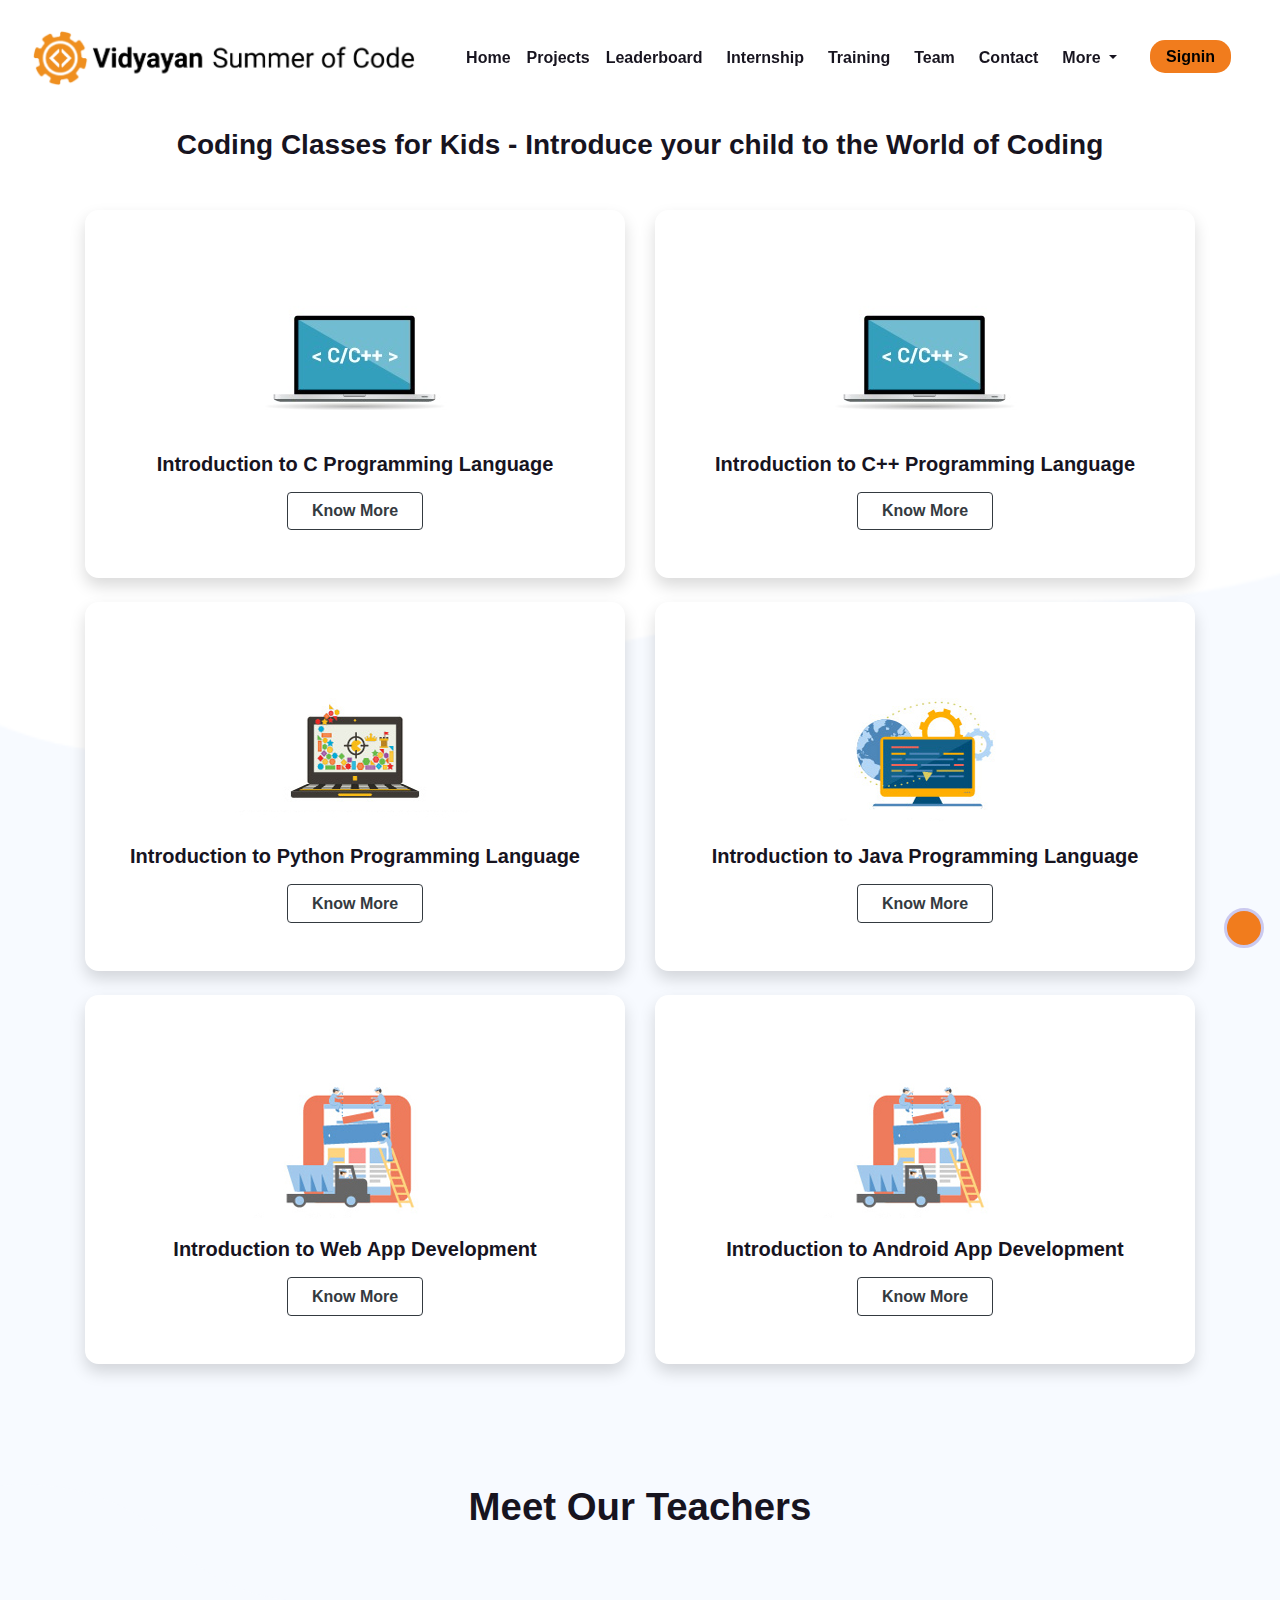
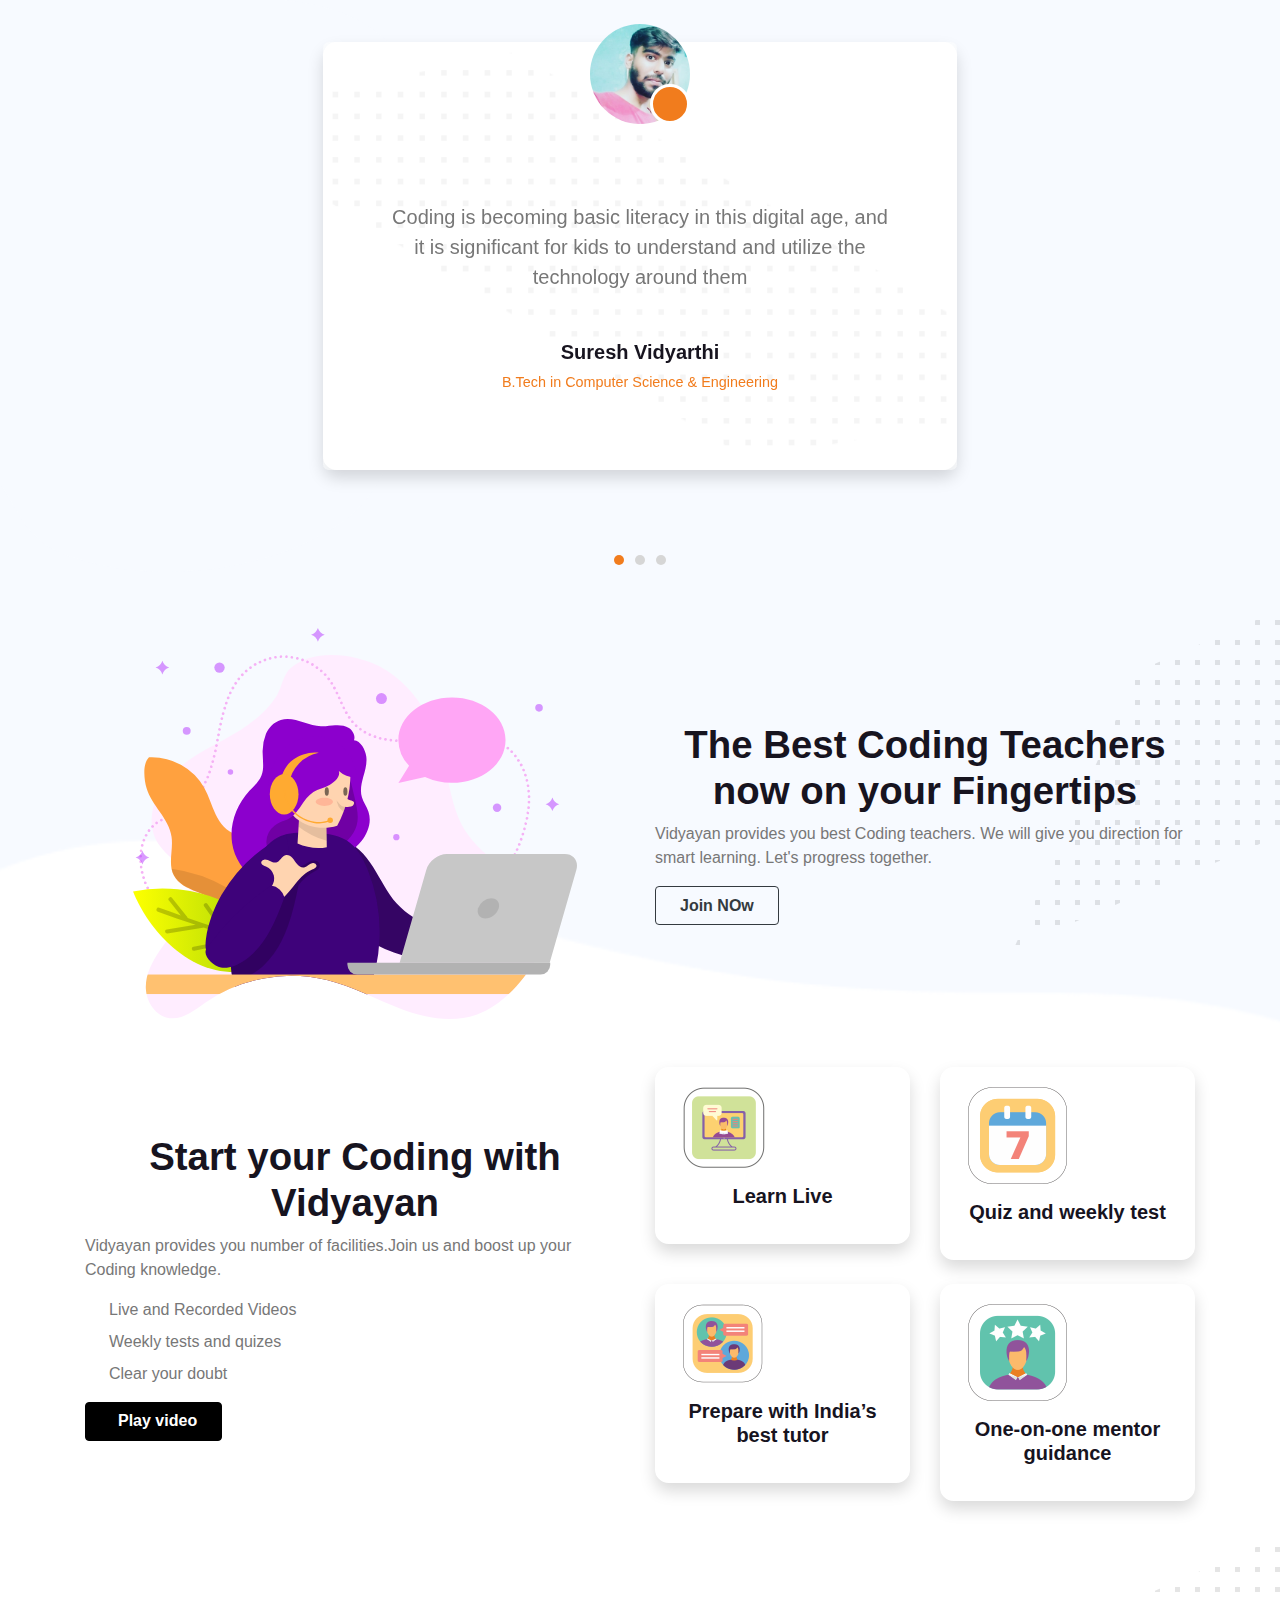
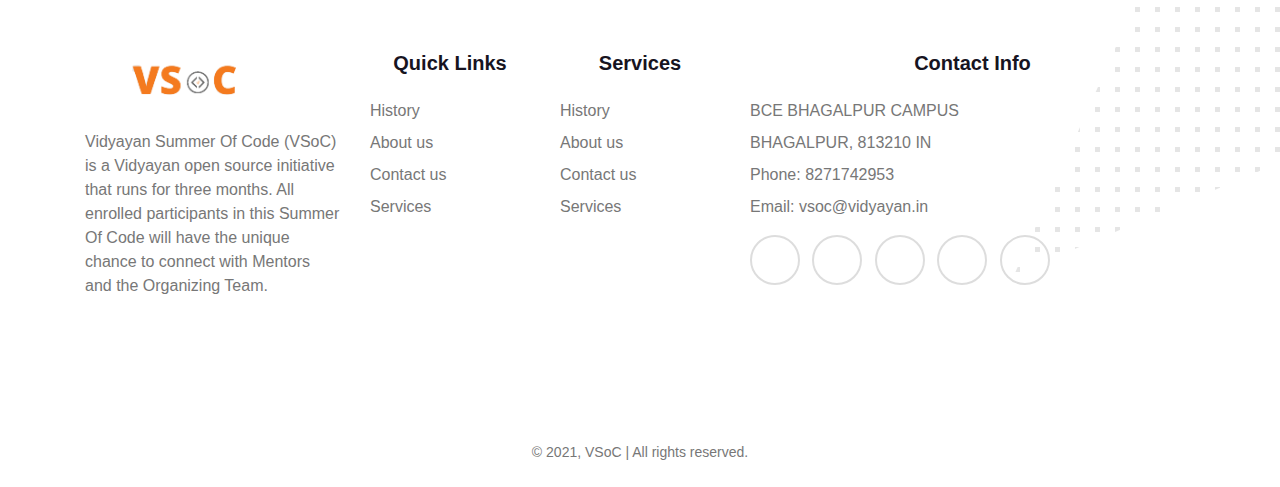
<file: leaderboard.html>
<!DOCTYPE html>
<html>

<head>
    <meta charset="utf-8">
    <meta http-equiv="X-UA-Compatible" content="IE=edge">
    <title>VSoC | Leaderboard</title>
    <meta name="description" content="">
    <meta name="viewport" content="width=device-width, initial-scale=1">
    <meta name="robots" content="all,follow">
    <!-- Bootstrap CSS-->
    <link rel="stylesheet" href="vendor/bootstrap/css/bootstrap.min.css">
    <!-- Owl Carousel-->
    <link rel="stylesheet" href="vendor/owl.carousel2/assets/owl.carousel.css">
    <link rel="stylesheet" href="vendor/owl.carousel2/assets/owl.theme.default.css">
    <!-- Modal Video-->
    <link rel="stylesheet" href="vendor/modal-video/css/modal-video.min.css">
    <!-- Google fonts-->
    <link rel="stylesheet" href="https://fonts.googleapis.com/css?family=Nunito:400,600,800&amp;display=swap">
    <!-- Device Mockup-->
    <link rel="stylesheet" href="css/device-mockups.css">
    <!-- theme stylesheet-->
    <link rel="stylesheet" href="css/style.default.css" id="theme-stylesheet">
    <!-- Custom stylesheet - for your changes-->
    <link rel="stylesheet" href="css/custom.css">
    <!-- Favicon-->
    <link rel="shortcut icon" href="img/favicon.png">
    <!-- Tweaks for older IEs-->
    <!--[if lt IE 9]>
        <script src="https://oss.maxcdn.com/html5shiv/3.7.3/html5shiv.min.js"></script>
        <script src="https://oss.maxcdn.com/respond/1.4.2/respond.min.js"></script><![endif]-->
</head>

<body>
    <!-- navbar-->
    <header class="header">
        <nav class="navbar navbar-expand-lg fixed-top">
            <nav class="navbar-white bg-gray">
                <div class="container">
                    <span class="navbar-brand mb-0 h2 main-logo"><a href="#"><img src="vsoclogo22/v-4nw.png"></a>
                </div>
            </nav>
            <button class="navbar-toggler navbar-toggler-left" type="button" data-toggle="collapse"
                data-target="#navbarSupportedContent" aria-controls="navbarSupportedContent" aria-expanded="false"
                aria-label="Toggle navigation"><i class="fas fa-bars"></i></button>
            <div class="collapse navbar-collapse" id="navbarSupportedContent">
                <ul class="navbar-nav ml-auto">
                    <li class="nav-item"><a class="nav-link link-scroll" href="index.html">Home <span class="sr-only"></span></a>
                    </li>
                    <li class="nav-item"><a class="nav-link link-scroll" href="projects.html">Projects</a></li>
                    <li class="nav-item"><a class="nav-link link-scroll mr-2 active"
                            href="leaderboard.html">Leaderboard</a>
                    </li>
                    <li class="nav-item"><a class="nav-link link-scroll mr-2" href="internship.html">Internship</a></li>
                    <li class="nav-item"><a class="nav-link link-scroll mr-2" href="training.html">Training</a></li>
                    <li class="nav-item"><a class="nav-link link-scroll mr-2" href="team.html">Team</a></li>
                    <li class="nav-item"><a class="nav-link link-scroll mr-2" href="#vsoc_contact">Contact</a></li>

                    <div class="dropdown nav-item">
                        <a class="dropdown-toggle nav-link" href="#" role="button" id="dropdownMenuLink"
                            data-toggle="dropdown" aria-haspopup="true" aria-expanded="false">
                            More
                        </a>

                        <div class="dropdown-menu" aria-labelledby="dropdownMenuLink">
                            <!--<a class="dropdown-item" href="/about.html">About VSoC</a>-->
                            <a class="dropdown-item" href="#">Campus Ambassador</a>
                            <a class="dropdown-item" href="#">Careers</a>
                            <a class="dropdown-item" href="#">Our Blog</a>
                            <a class="dropdown-item" href="t&c.html">Terms & Conditions</a>
                            <a class="dropdown-item" href="privacy.html">Privacy Policy</a>
                            <!--<a class="dropdown-item" href="#">FAQs</a>-->
                        </div>
                    </div>

                    <li class="btn "><a id="sign-up" class="link-scroll mr-2 py-2 px-3" href="#">Signin</a></li>

                </ul>
            </div>
            </div>
        </nav>
    </header>
    <!-- Hero Section-->
    <section class="bg-center py-12" id="about"
        style="background: url(img/service-bg.svg) no-repeat; background-size: cover">
        <section class="about py-0">
            <div class="container">
                <p class="h6 text-uppercase text-primary"></p>
                <h3 class="mb-5">Coding Classes for Kids - Introduce your child to the World of Coding</h3>
                <div class="row pb-5">
                    <div class="col-lg-6 col-sm-6 mb-4">
                        <!-- Services Item-->
                        <div class="card border-0 shadow rounded-lg text-center px-2">
                            <div class="card-body px py-5">
                                <img src="/img/c-1.jpg" alt="">
                                <h2 class="h5 font-weight-normal h4 my-3">Introduction to C Programming Language</h2>
                                <a class="btn btn-outline-dark" href="#" role="button">Know More</a>
                                <p class="text-small mb-0 text-muted"></p>
                            </div>
                        </div>
                    </div>
                    <div class="col-lg-6 col-sm-6 mb-4">
                        <!-- Services Item-->
                        <div class="card border-0 shadow rounded-lg text-center px-2">
                            <div class="card-body px py-5">
                                <img src="/img/c-1.jpg" alt="">
                                <h2 class="h5 font-weight-normal h4 my-3">Introduction to C++ Programming Language</h2>
                                <a class="btn btn-outline-dark" href="#" role="button">Know More</a>
                                <p class="text-small mb-0 text-muted"></p>
                            </div>
                        </div>
                    </div>
                    <div class="col-lg-6 col-sm-6 mb-4">
                        <!-- Services Item-->
                        <div class="card border-0 shadow rounded-lg text-center px-2">
                            <div class="card-body px py-5">
                                <img src="/img/c-3.jpg" alt="">
                                <h3 class="h5 font-weight-normal h4 my-3">Introduction to Python Programming Language
                                </h3>
                                <a class="btn btn-outline-dark" href="#" role="button">Know More</a>
                                <p class="text-small mb-0 text-muted"></p>
                            </div>
                        </div>
                    </div>
                    <div class="col-lg-6 col-sm-6 mb-4">
                        <!-- Services Item-->
                        <div class="card border-0 shadow rounded-lg text-center px-2">
                            <div class="card-body px py-5">
                                <img src="/img/c-4.jpg" alt="">
                                <h3 class="h5 font-weight-normal h4 my-3">Introduction to Java Programming Language</h3>
                                <a class="btn btn-outline-dark" href="#" role="button">Know More</a>
                                <p class="text-small mb-0 text-muted"></p>
                            </div>
                        </div>
                    </div>
                    <div class="col-lg-6 col-sm-6 mb-4">
                        <!-- Services Item-->
                        <div class="card border-0 shadow rounded-lg text-center px-2">
                            <div class="card-body px py-5">
                                <img src="/img/c-5.jpg" alt="">
                                <h3 class="h5 font-weight-normal h4 my-3">Introduction to Web App Development </h3>
                                <a class="btn btn-outline-dark" href="#" role="button">Know More</a>
                                <p class="text-small mb-0 text-muted"></p>
                            </div>
                        </div>
                    </div>
                    <div class="col-lg-6 col-sm-6">
                        <!-- Services Item-->
                        <div class="card border-0 shadow rounded-lg text-center px-2">
                            <div class="card-body px py-5">
                                <img src="/img/c-5.jpg" alt="">
                                <h3 class="h5 font-weight-normal h4 my-3">Introduction to Android App Development</h3>
                                <a class="btn btn-outline-dark" href="#" role="button">Know More</a>
                                <p class="text-small mb-0 text-muted"></p>
                            </div>
                        </div>
                    </div>
                </div>
            </div>
            </div>
        </section>
        <!-- coding Teacher-->
        <section class="p-0" id="testimonials"
            style="background: url(img/testimonials-bg.png) no-repeat; background-size: 40% 100%; background-position: left center">
            <div class="container text-center">
                <p class="h6 text-uppercase text-primary"></p>
                <h2 class="mb-5">Meet Our Teachers</h2>
                <div class="row">
                    <div class="col-lg-8 mx-auto">
                        <div class="owl-carousel owl-theme testimonials-slider">
                            <div class="mx-3 mx-lg-5 my-5 pt-3">
                                <div class="card shadow rounded-lg px-4 py-5 px-lg-5 with-pattern bg-white border-0">
                                    <div class="card-body index-forward pt-5 rounded-lg">
                                        <div class="testimonial-img"><img class="rounded-circle" src="img/profile-1.jpg"
                                                alt="" /></div>
                                        <p class="lead text-muted mb-5">Coding is becoming basic literacy in this
                                            digital age, and it is significant for kids to understand and utilize the
                                            technology around them</p>
                                        <h5 class="font-weight-bold mb-0">Suresh Vidyarthi</h5>
                                        <p class="text-primary mb-0 text-small py-2">B.Tech in Computer Science &
                                            Engineering</p>

                                    </div>
                                </div>
                            </div>
                            <div class="mx-3 mx-lg-5 my-5 pt-3">
                                <div class="card shadow rounded-lg px-4 py-5 px-lg-5 with-pattern bg-white border-0">
                                    <div class="card-body index-forward pt-5 rounded-lg">
                                        <div class="testimonial-img"><img class="rounded-circle" src="img/profile-2.jpg"
                                                alt="" /></div>
                                        <p class="lead text-muted mb-5">At Vedantu our motto is Teacher by choice, which
                                            has given me an amazing opportunity to interact with students from all over
                                            the world. It makes every day special.</p>
                                        <h5 class="font-weight-bold mb-0">Anshu Priya</h5>
                                        <p class="text-primary mb-0 text-small py-2">B.Tech in Computer Science &
                                            Engineering
                                        </p>
                                    </div>
                                </div>
                            </div>
                            <div class="mx-3 mx-lg-5 my-5 pt-3">
                                <div class="card shadow rounded-lg px-4 py-5 px-lg-5 with-pattern bg-white border-0">
                                    <div class="card-body index-forward pt-5 rounded-lg">
                                        <div class="testimonial-img"><img class="rounded-circle" src="img/profile-2.jpg"
                                                alt="" /></div>
                                        <p class="lead text-muted mb-5">I believe in the holistic development of my
                                            learners and improving their conceptual and logical thinking skills which in
                                            turn imparts creativity in them.</p>
                                        <h5 class="font-weight-bold mb-0">Shalini Sangeet</h5>
                                        <p class="text-primary mb-0 text-small py-2">B.Tech in Computer Science &
                                            Engineering
                                        </p>
                                    </div>
                                </div>
                            </div>
                        </div>
                    </div>
                </div>
            </div>
        </section><a class="scropll-top-btn" id="scrollTop" href="#"><i class="fas fa-long-arrow-alt-up"></i></a>
        <!--End Coding Teacher-->
        <section class="with-pattern-1 py-2" id="services">
            <div class="container">
                <div class="row align-items-center mb-5">
                    <div class="col-lg-6 mb-5 mb-lg-0"><img class="img-fluid w-100 px-lg-5" src="img/objects.svg"
                            alt="">
                    </div>
                    <div class="col-lg-6">
                        <h2>The Best Coding Teachers now on your Fingertips</h2>
                        <p class="text-muted">Vidyayan provides you best Coding teachers. We will give you direction for
                            smart
                            learning.
                            Let's progress together.</p>
                        <a class="btn btn-outline-dark" href="https://forms.gle/Zz7f7epQdmjs85Bo9" role="button">Join
                            NOw</a>
                    </div>
                </div>
                <div class="row align-items-center">
                    <div class="col-lg-6 mb-5 mb-lg-0">
                        <h2>Start your Coding with Vidyayan</h2>
                        <p class="text-muted">Vidyayan provides you number of facilities.Join us and boost up your
                            Coding
                            knowledge.</p>
                        <ul class="list-check">
                            <li class="text-muted mb-2">Live and Recorded Videos</li>
                            <li class="text-muted mb-2">Weekly tests and quizes</li>
                            <li class="text-muted mb-2">Clear your doubt</li>
                        </ul>
                        <button class="btn btn-primary js-modal-btn" data-video-id="B6uuIHpFkuo"><i
                                class="fas fa-play-circle mr-2"></i>Play video</button>
                    </div>
                    <div class="col-lg-6">
                        <div class="row">
                            <div class="col-lg-6 col-sm-6 mb-4">
                                <!-- Services Item-->
                                <div class="card border-0 shadow rounded-lg text-left px-2">
                                    <div class="card-body px">
                                        <img src="/img/guidance-icon.png" alt="">
                                        <h3 class="h5 font-weight-normal h4 my-3">Learn Live</h3>
                                        <p class="text-small mb-0 text-muted"></p>
                                    </div>
                                </div>
                            </div>
                            <div class="col-lg-6 col-sm-6 mb-4">
                                <!-- Services Item-->
                                <div class="card border-0 shadow rounded-lg text-left px-2">
                                    <div class="card-body px">
                                        <img src="/img/weekday-icon.png" alt="">
                                        <h3 class="h5 font-weight-normal h4 my-3">Quiz and weekly test</h3>
                                        <p class="text-small mb-0 text-muted"></p>
                                    </div>
                                </div>
                            </div>
                            <div class="col-lg-6 col-sm-6 mb-4">
                                <!-- Services Item-->
                                <div class="card border-0 shadow rounded-lg text-left px-2">
                                    <div class="card-body px">
                                        <img src="/img/doubts-icon.png" alt="">
                                        <h3 class="h5 font-weight-normal h4 my-3">Prepare with India’s best tutor</h3>
                                        <p class="text-small mb-0 text-muted"></p>
                                    </div>
                                </div>
                            </div>
                            <div class="col-lg-6 col-sm-6">
                                <!-- Services Item-->
                                <div class="card border-0 shadow rounded-lg text-left px-2">
                                    <div class="card-body px">
                                        <img src="/img/classes-icon.png" alt="">
                                        <h3 class="h5 font-weight-normal h4 my-3">One-on-one
                                            mentor guidance</h3>
                                        <p class="text-small mb-0 text-muted"></p>
                                    </div>
                                </div>
                            </div>
                        </div>
                    </div>
                </div>
            </div>
        </section>
    </section>

    <footer class="with-pattern-1 position-relative">
        <div class="container section-padding-y">
          <div class="row">
            <div class="col-lg-3 mb-4 mb-lg-0"><img class="mb-4" src="main_logo.png" alt="" width="200">
              <p class="text-muted">Vidyayan Summer Of Code (VSoC) is a Vidyayan open source initiative that runs for three months. All enrolled participants in this Summer Of Code will have the unique chance to connect with Mentors and the Organizing Team.
    
    
              </p>
            </div>
            <div class="col-lg-2 mb-4 mb-lg-0">
              <h2 class="h5 mb-4">Quick Links</h2>
              <div class="d-flex">
                <ul class="list-unstyled d-inline-block mr-4 mb-0">
                  <li class="mb-2"><a class="footer-link" href="#">History </a></li>
                  <li class="mb-2"><a class="footer-link" href="/about.html">About us</a></li>
                  <li class="mb-2"><a class="footer-link" href="#">Contact us</a></li>
                  <li class="mb-2"><a class="footer-link" href="#">Services</a></li>
                </ul>
              </div>
            </div>
            <div class="col-lg-2 mb-4 mb-lg-0">
              <h2 class="h5 mb-4">Services</h2>
              <div class="d-flex">
                <ul class="list-unstyled mr-4 mb-0">
                  <li class="mb-2"><a class="footer-link" href="#">History </a></li>
                  <li class="mb-2"><a class="footer-link" href="#">About us</a></li>
                  <li class="mb-2"><a class="footer-link" href="#">Contact us</a></li>
                  <li class="mb-2"><a class="footer-link" href="#">Services</a></li>
                </ul>
              </div>
            </div>
            <div class="col-lg-5">
              <h2 class="h5 mb-4">Contact Info</h2>
              <ul class="list-unstyled mr-4 mb-3">
                <li class="mb-2 text-muted">BCE BHAGALPUR CAMPUS</li>
                <li class="mb-2 text-muted">BHAGALPUR, 813210 IN</li>
                <li class="mb-2"><a class="footer-link" href="tel:8271742953">Phone: 8271742953</a></li>
                <li class="mb-2"><a class="footer-link" href="email:contact@vidyayan.in">Email: vsoc@vidyayan.in</a></li>
              </ul>
              <ul class="list-inline mb-0">
                <li class="list-inline-item"><a class="social-link" href="https://www.facebook.com/vidyayan.edu"><i
                      class="fab fa-facebook-f"></i></a></li>
                <li class="list-inline-item"><a class="social-link" href="https://www.linkedin.com/company/vidyayan"><i
                      class="fab fa-linkedin-in"></i></a></li>
                <li class="list-inline-item"><a class="social-link" href="https://twitter.com/Vidyayan2"><i
                      class="fab fa-twitter"></i></a></li>
                <li class="list-inline-item"><a class="social-link" href="https://www.instagram.com/vidyayan_edu/"><i
                      class="fab fa-instagram"></i></a></li>
                <li class="list-inline-item"><a class="social-link" href="mailto:contact@vidyayan.in"><i
                      class="fab fa-google-plus"></i></a></li>
    
              </ul>
            </div>
          </div>
        </div>
        <div class="copyrights">
          <div class="container text-center py-4">
            <p class="mb-0 text-muted text-sm">&copy; 2021, VSoC | All rights reserved.</p>
          </div>
        </div>
      </footer>
    
    

    <!-- JavaScript files-->
    <script src="vendor/jquery/jquery.min.js"></script>
    <script src="vendor/bootstrap/js/bootstrap.bundle.min.js"></script>
    <script src="vendor/owl.carousel2/owl.carousel.min.js"></script>
    <script src="vendor/modal-video/js/modal-video.js"></script>
    <script src="js/front.js"></script>
    <script>
        // ------------------------------------------------------- //
        //   Inject SVG Sprite - 
        //   see more here 
        //   https://css-tricks.com/ajaxing-svg-sprite/
        // ------------------------------------------------------ //
        function injectSvgSprite(path) {

            var ajax = new XMLHttpRequest();
            ajax.open("GET", path, true);
            ajax.send();
            ajax.onload = function (e) {
                var div = document.createElement("div");
                div.className = 'd-none';
                div.innerHTML = ajax.responseText;
                document.body.insertBefore(div, document.body.childNodes[0]);
            }
        }
        // this is set to BootstrapTemple website as you cannot 
        // inject local SVG sprite (using only 'icons/orion-svg-sprite.svg' path)
        // while using file:// protocol
        // pls don't forget to change to your domain :)
        injectSvgSprite('https://bootstraptemple.com/files/icons/orion-svg-sprite.svg');

    </script>
    <!-- FontAwesome CSS - loading as last, so it doesn't block rendering-->
    <link rel="stylesheet" href="https://use.fontawesome.com/releases/v5.7.1/css/all.css"
        integrity="sha384-fnmOCqbTlWIlj8LyTjo7mOUStjsKC4pOpQbqyi7RrhN7udi9RwhKkMHpvLbHG9Sr" crossorigin="anonymous">
</body>

</html>
</file>
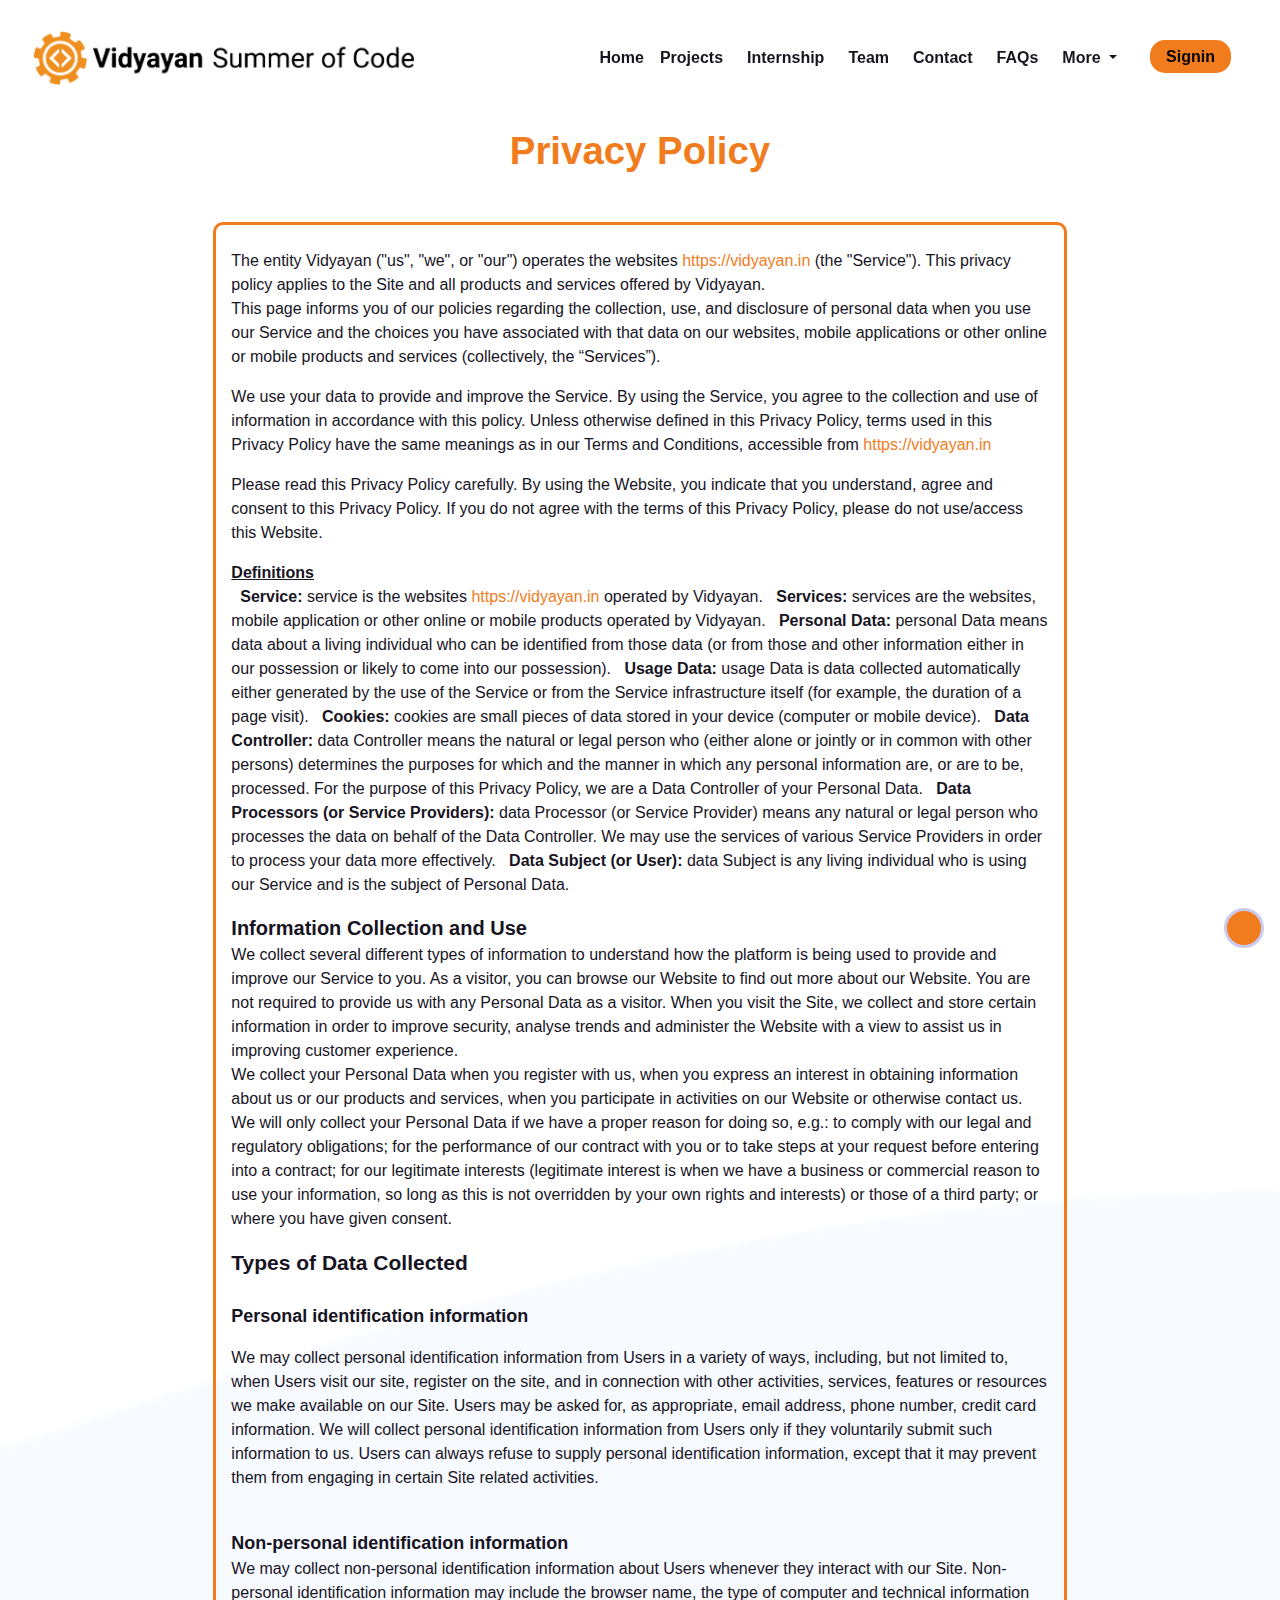
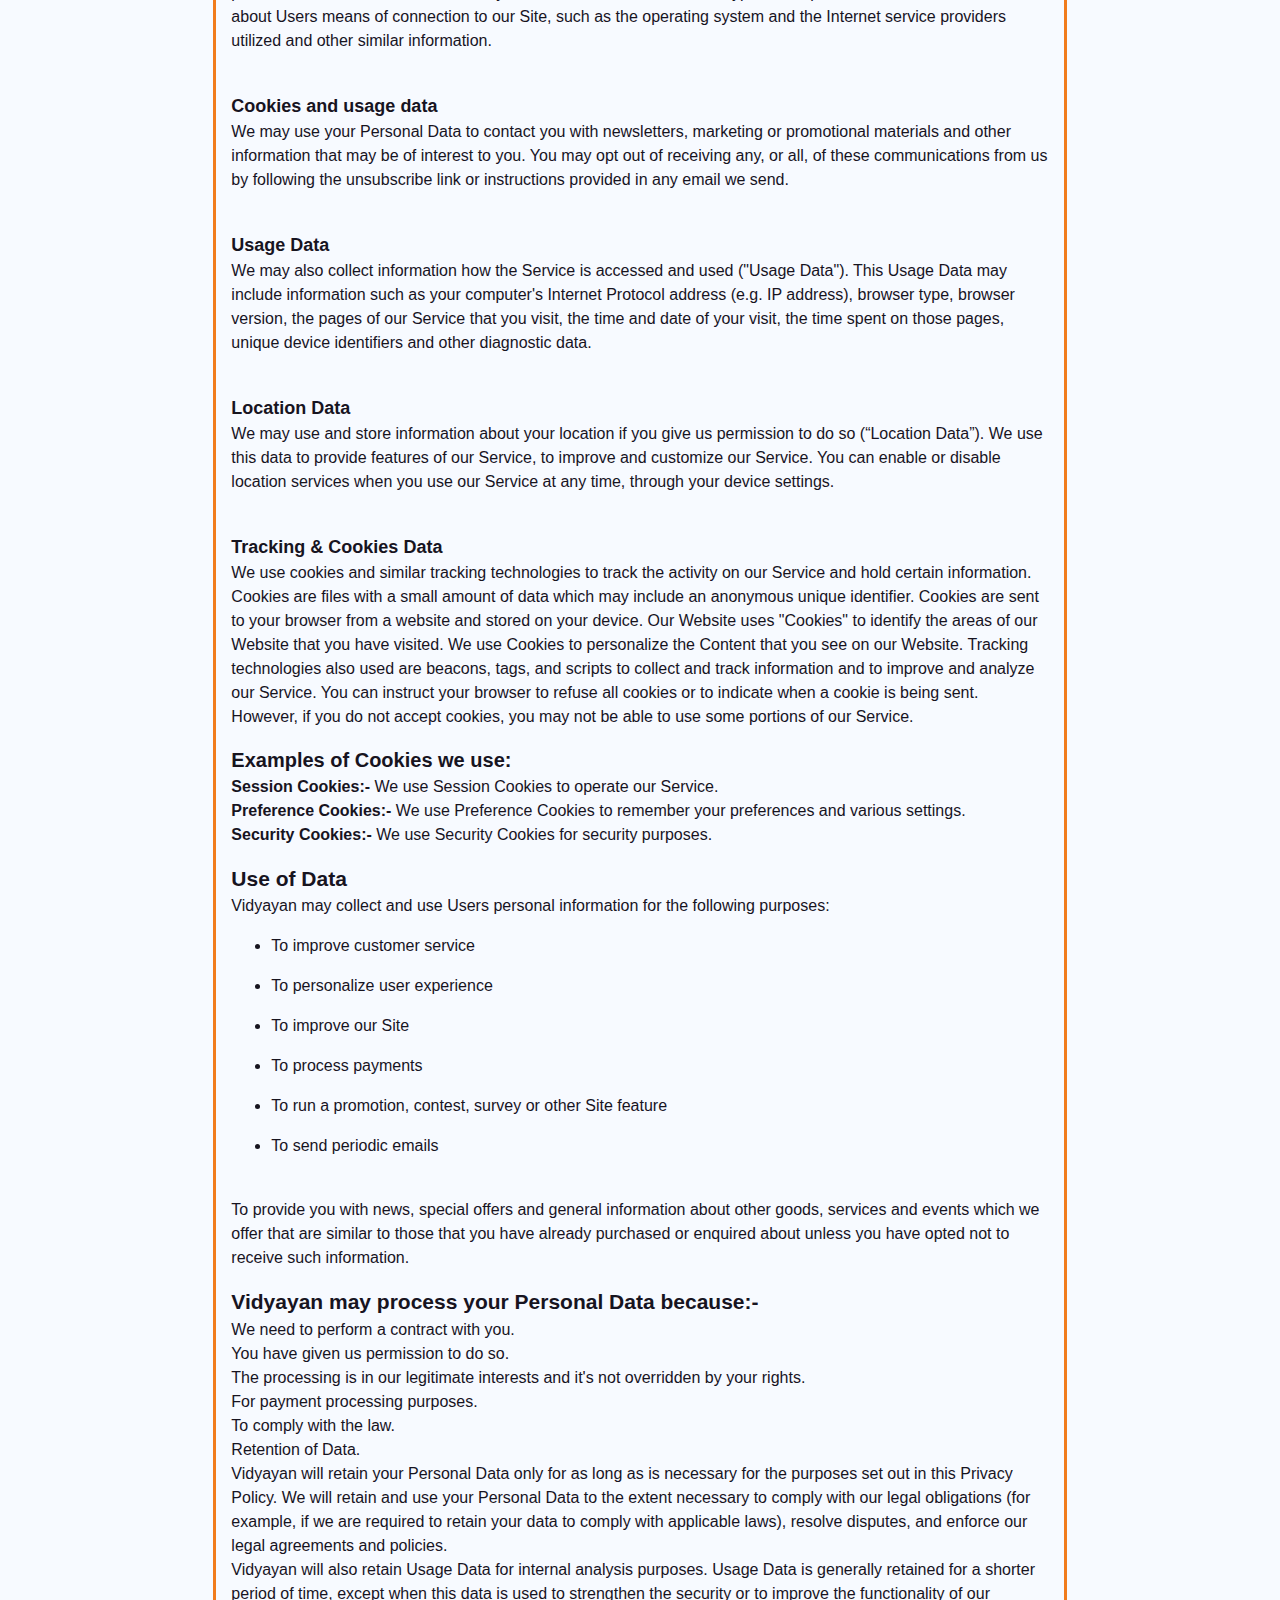
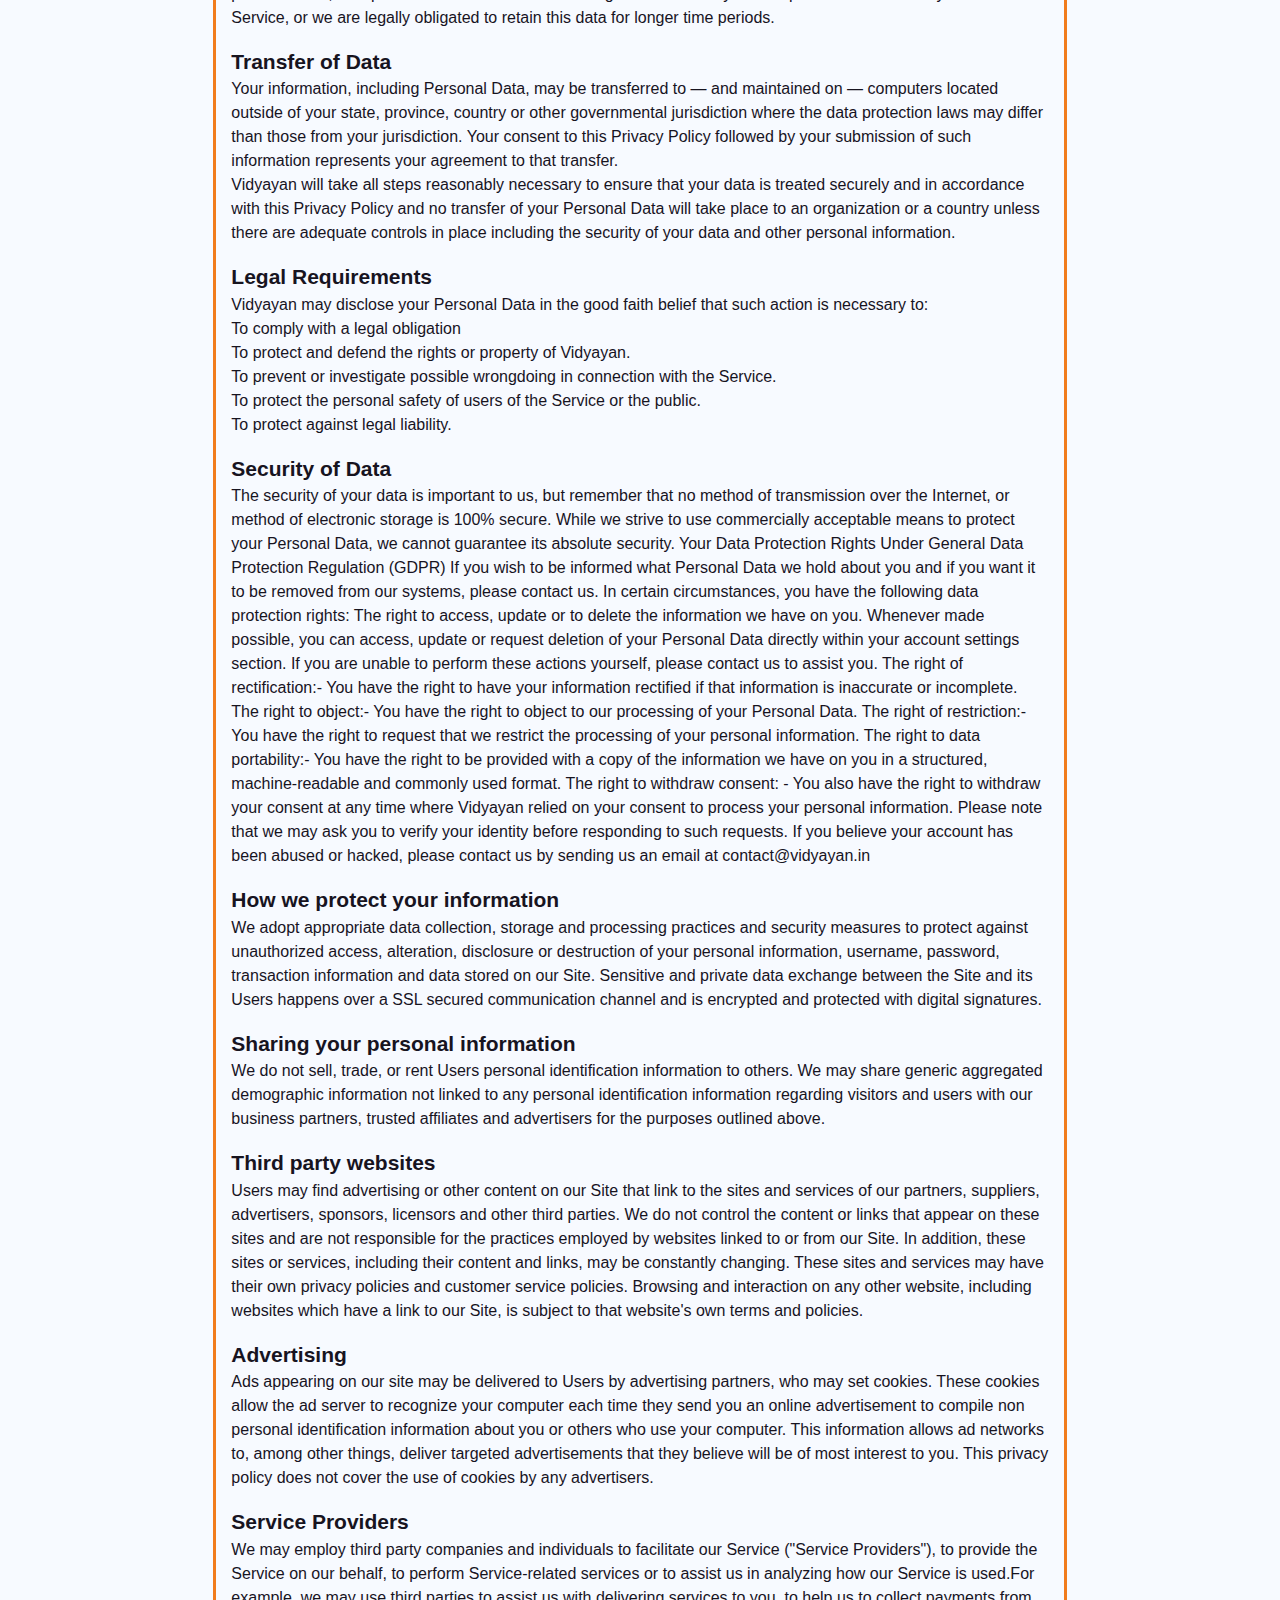
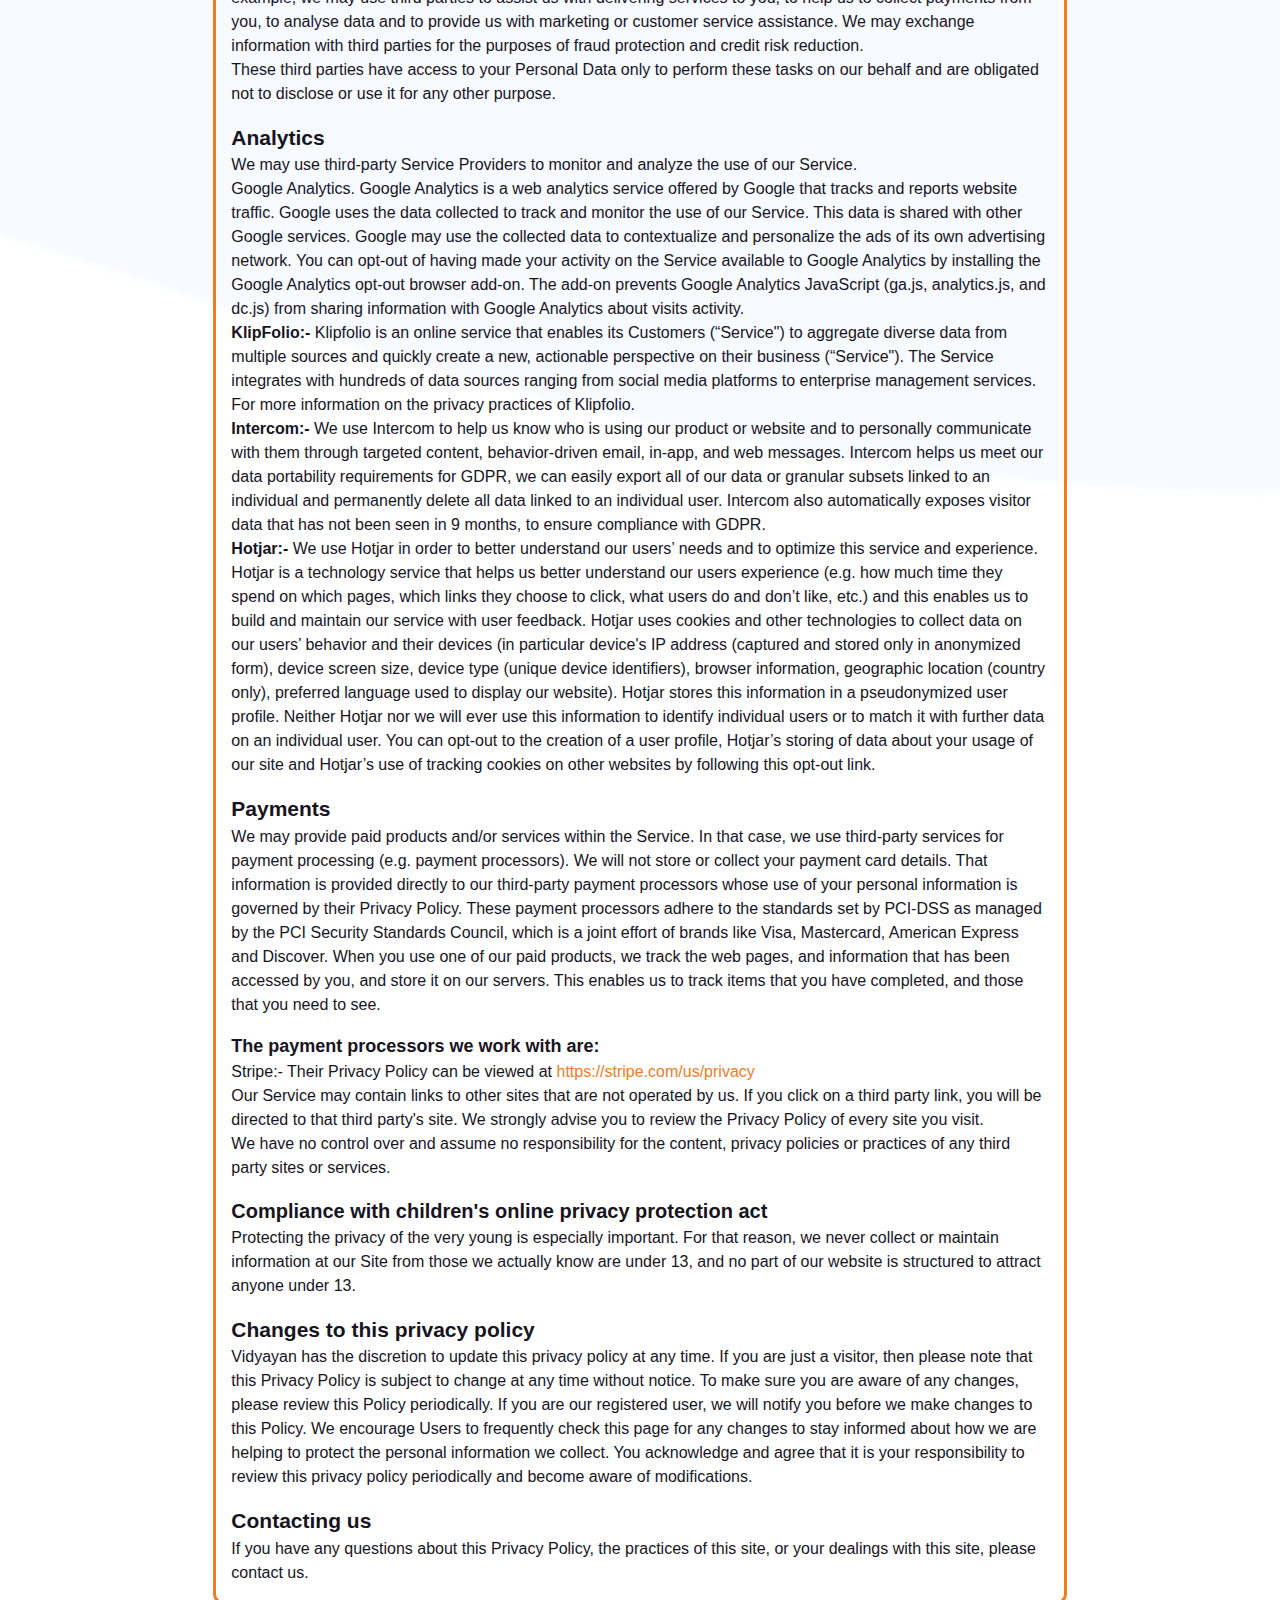
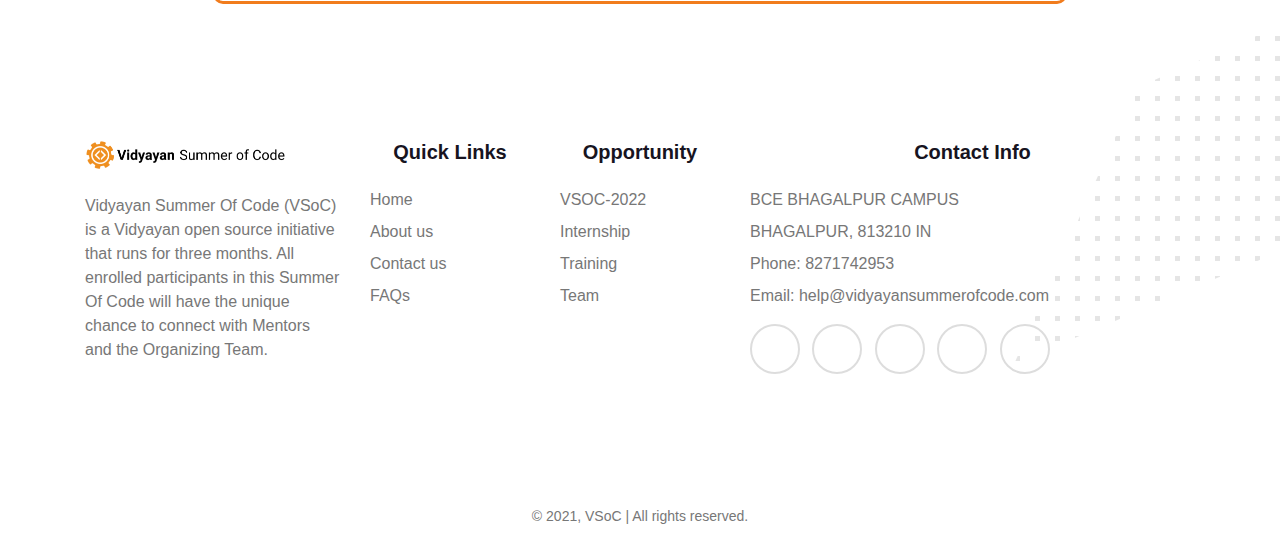
<file: privacy.html>
<!DOCTYPE html>
<html>

<head>
    <meta charset="utf-8">
    <meta http-equiv="X-UA-Compatible" content="IE=edge">
    <title>Privacy | Vidyayan Summer of Code</title>
    <meta name="description" content="">
    <meta name="viewport" content="width=device-width, initial-scale=1">
    <meta name="robots" content="all,follow">
    <!-- Bootstrap CSS-->
    <link rel="stylesheet" href="vendor/bootstrap/css/bootstrap.min.css">
    <!-- Owl Carousel-->
    <link rel="stylesheet" href="vendor/owl.carousel2/assets/owl.carousel.css">
    <link rel="stylesheet" href="vendor/owl.carousel2/assets/owl.theme.default.css">
    <!-- Modal Video-->
    <link rel="stylesheet" href="vendor/modal-video/css/modal-video.min.css">
    <!-- Google fonts-->
    <link rel="stylesheet" href="https://fonts.googleapis.com/css?family=Nunito:400,600,800&amp;display=swap">
    <!-- Device Mockup-->
    <link rel="stylesheet" href="css/device-mockups.css">
    <!-- theme stylesheet-->
    <link rel="stylesheet" href="css/style.default.css" id="theme-stylesheet">
    <!-- Custom stylesheet - for your changes-->
    <link rel="stylesheet" href="css/custom.css">
    <!-- Favicon-->
    <link rel="shortcut icon" href="img/p2.png">
    <!-- Tweaks for older IEs-->
    <!--[if lt IE 9]>
        <script src="https://oss.maxcdn.com/html5shiv/3.7.3/html5shiv.min.js"></script>
        <script src="https://oss.maxcdn.com/respond/1.4.2/respond.min.js"></script><![endif]-->
</head>

<body>
    <!-- navbar-->
    <header class="header">
        <nav class="navbar navbar-expand-lg fixed-top">
            <nav class="navbar-white bg-gray">
                <div class="container">
                    <span class="navbar-brand mb-0 h2 main-logo"><a href="#"><img src="vsoclogo22/v-4nw.png"></a>
                </div>
            </nav>
            <button class="navbar-toggler navbar-toggler-left" type="button" data-toggle="collapse"
                data-target="#navbarSupportedContent" aria-controls="navbarSupportedContent" aria-expanded="false"
                aria-label="Toggle navigation"><i class="fas fa-bars"></i></button>
            <div class="collapse navbar-collapse" id="navbarSupportedContent">
                <ul class="navbar-nav ml-auto">
                    <li class="nav-item"><a class="nav-link link-scroll" href="index.html">Home <span
                                class="sr-only"></span></a>
                    </li>
                    <li class="nav-item"><a class="nav-link link-scroll mr-2" href="projects.html">Projects</a></li>
                    <!-- <li class="nav-item"><a class="nav-link link-scroll mr-2" href="leaderboard.html">Leaderboard</a> -->
                    </li>
                    <li class="nav-item"><a class="nav-link link-scroll mr-2" href="internship.html">Internship</a></li>
                    <!-- <li class="nav-item"><a class="nav-link link-scroll mr-2" href="training.html">Training</a></li> -->
                    <li class="nav-item"><a class="nav-link link-scroll mr-2" href="team.html">Team</a></li>
                    <li class="nav-item"><a class="nav-link link-scroll mr-2" href="#vsoc_contact">Contact</a></li>
                    <li class="nav-item"><a class="nav-link link-scroll mr-2" href="faqs.html">FAQs</a></li>
                    <div class="dropdown nav-item">
                        <a class="dropdown-toggle nav-link" href="#" role="button" id="dropdownMenuLink"
                            data-toggle="dropdown" aria-haspopup="true" aria-expanded="false">
                            More
                        </a>

                        <div class="dropdown-menu" aria-labelledby="dropdownMenuLink">
                            <!--<a class="dropdown-item" href="/about.html">About VSoC</a>-->
                            <a class="dropdown-item" href="#">Campus Ambassador</a>
                            <a class="dropdown-item" href="#">Careers</a>
                            <a class="dropdown-item" href="#">Our Blog</a>
                            <a class="dropdown-item" href="t&c.html">Terms & Conditions</a>
                            <a class="dropdown-item" href="privacy.html">Privacy Policy</a>
                            <!--<a class="dropdown-item" href="#">FAQs</a>-->
                        </div>
                    </div>

                    <li class="btn "><a id="sign-up" class="link-scroll mr-2 py-2 px-3" href="#">Signin</a></li>

                </ul>
            </div>
            </div>
        </nav>
    </header>

    <!-- Hero Section
    <section class="with-pattern-1 py-12" id="services">
        <div class="container">
            <div class="row align-items-center mb-5">
                <div class="col-lg-6 mb-5 mb-lg-0"><img class="img-fluid w-100 px-lg-5" src="img/objects.svg" alt="">
                </div>
                <div class="col-lg-6">
                    <h2>The Best Teachers now on your Fingertips</h2>
                    <p class="text-muted">Vidyayan provides you best teachers. We will give you direction for smart
                        learning.Let's progress together</p>
                    <a class="btn btn-outline-dark" href="https://forms.gle/Znh3fZasXjwnMRm2A" role="button">Join as a
                        Tutor</a>
                    <a class="btn btn-outline-dark" href="https://forms.gle/Zz7f7epQdmjs85Bo9" role="button">Find Me a
                        Tutor</a>
                </div>
            </div>
        </div>
    </section>
    <!--about Us
    <div class="container text-center">
        <hr>
        <h3 class="mb-5">Vision</h3>
        <p class="responseText text-primary">Vidyayan is the tutor providing platform that connects students
            searching for a tutor with tutors looking to generate additional income.
            Vidyayan features India's best home and online tutors, ranked and reviewed by students. We aim to openly
            identify India's best tutors, and have them constantly prove their excellence by getting top reviews from
            students.
            At our website you can view tutor details and select the tutor you want OR we can find the right tutor for
            you!
            We began providing tutoring – both Face-to-face Home Tutoring and Online Tutoring – to students in India.
            Today we are India's leading tutoring platform for both Home and Online Tuition.
            We find the best tutor for you
        </p>
        <hr>
        <h3 class="mb-5">Mision</h3>
        <p class="responseText text-primary">Vidyayan is constantly looking for ways of transforming the education
            industry, growing tutoring businesses, and enabling novel ways of income. Education professionals who are
            willing to begin private tutoring or upgrade their existing businesses deserve a professional tool carefully
            tailored for their needs.</p>
    </div>-->
    <!--Founders-->
    <!--
    <section class="p-0" id="testimonials"
        style="background: url(img/testimonials-bg.png) no-repeat; background-size: 40% 100%; background-position: left center">
        <div class="container text-center">
            <hr>
            <p class="h6 text-uppercase text-primary ">Our Team</p>
            <h2 class="mb-5">One spirit, one team, one win</h2>
            <div class="row">
                <div class="col-lg-8 mx-auto">
                    <div class="owl-carousel owl-theme testimonials-slider">
                        <div class="mx-3 mx-lg-5 my-5 pt-3">
                            <div class="card shadow rounded-lg px-4 py-5 px-lg-5 with-pattern bg-white border-0">
                                <div class="card-body index-forward pt-5 rounded-lg">
                                    <div class="testimonial-img"><img class="rounded-circle" src="img/profile-1.jpg"
                                            alt="" /></div>
                                    <p class="lead text-muted mb-5">Aim for success, not perfection. Never give up your
                                        right to be wrong, because then you will lose the ability to learn new things
                                        and move forward with your life. Remember that fear always lurks behind
                                        perfectionism.</p>
                                    <h5 class="font-weight-bold mb-0">Suresh Vidyarthi</h5>
                                    <p class="text-primary mb-0 text-small py-2">CEO & Founder</p>

                                    <ul class="list-inline mb-0 my-3">
                                        <li class="list-inline-item"><a class="social-link"
                                                href="https://www.facebook.com/vidyayan.edu"><i
                                                    class="fab fa-facebook-f"></i></a></li>
                                        <li class="list-inline-item"><a class="social-link"
                                                href="https://www.linkedin.com/company/vidyayan"><i
                                                    class="fab fa-linkedin-in"></i></a>
                                        </li>
                                        <li class="list-inline-item"><a class="social-link"
                                                href="https://twitter.com/Vidyayan2"><i class="fab fa-twitter"></i></a>
                                        </li>
                                        <li class="list-inline-item"><a class="social-link"
                                                href="https://www.instagram.com/vidyayan_edu/"><i
                                                    class="fab fa-instagram"></i></a></li>
                                    </ul>


                                </div>
                            </div>
                        </div>
                        <div class="mx-3 mx-lg-5 my-5 pt-3">
                            <div class="card shadow rounded-lg px-4 py-5 px-lg-5 with-pattern bg-white border-0">
                                <div class="card-body index-forward pt-5 rounded-lg">
                                    <div class="testimonial-img"><img class="rounded-circle" src="img/profile-2.jpg"
                                            alt="" /></div>
                                    <p class="lead text-muted mb-5">To accuse others for one’s own misfortunes is a sign
                                        of want of education. To accuse oneself shows that one’s education has begun. To
                                        accuse neither oneself nor others shows that one’s education is complete.</p>
                                    <h5 class="font-weight-bold mb-0">Anshu Priya</h5>
                                    <p class="text-primary mb-0 text-small py-2">CFO & Co-Founder</p>

                                    <ul class="list-inline mb-0 my-3">
                                        <li class="list-inline-item"><a class="social-link"
                                                href="https://www.facebook.com/vidyayan.edu"><i
                                                    class="fab fa-facebook-f"></i></a></li>
                                        <li class="list-inline-item"><a class="social-link"
                                                href="https://www.linkedin.com/company/vidyayan"><i
                                                    class="fab fa-linkedin-in"></i></a>
                                        </li>
                                        <li class="list-inline-item"><a class="social-link"
                                                href="https://twitter.com/Vidyayan2"><i class="fab fa-twitter"></i></a>
                                        </li>
                                        <li class="list-inline-item"><a class="social-link"
                                                href="https://www.instagram.com/vidyayan_edu/"><i
                                                    class="fab fa-instagram"></i></a></li>
                                    </ul>
                                </div>
                            </div>
                        </div>
                        <div class="mx-3 mx-lg-5 my-5 pt-3">
                            <div class="card shadow rounded-lg px-4 py-5 px-lg-5 with-pattern bg-white border-0">
                                <div class="card-body index-forward pt-5 rounded-lg">
                                    <div class="testimonial-img"><img class="rounded-circle" src="img/profile-2.jpg"
                                            alt="" /></div>
                                    <p class="lead text-muted mb-5">If you don’t go after what you want, you’ll never
                                        have it. If you don’t ask, the answer is always no. If you don’t step forward,
                                        you’re always in the same place.</p>
                                    <h5 class="font-weight-bold mb-0">Shalini Sangeet</h5>
                                    <p class="text-primary mb-0 text-small py-2">CMO & Co--Founder</p>

                                    <ul class="list-inline mb-0 my-3">
                                        <li class="list-inline-item"><a class="social-link"
                                                href="https://www.facebook.com/vidyayan.edu"><i
                                                    class="fab fa-facebook-f"></i></a></li>
                                        <li class="list-inline-item"><a class="social-link"
                                                href="https://www.linkedin.com/company/vidyayan"><i
                                                    class="fab fa-linkedin-in"></i></a>
                                        </li>
                                        <li class="list-inline-item"><a class="social-link"
                                                href="https://twitter.com/Vidyayan2"><i class="fab fa-twitter"></i></a>
                                        </li>
                                        <li class="list-inline-item"><a class="social-link"
                                                href="https://www.instagram.com/vidyayan_edu/"><i
                                                    class="fab fa-instagram"></i></a></li>
                                    </ul>
                                </div>
                            </div>
                        </div>
                    </div>
                </div>
            </div>
        </div>
    </section>
-->
    <section class="bg-center py-12" id="about"
        style="background: url(img/service-bg.svg) no-repeat; background-size: cover">
        <section class="about py-0">
            <div class="container-fluid">
                <p class="h6 text-uppercase text-primary"></p>
                <h2 class="mb-5 text-primary">Privacy Policy</h2>
                <div class="row">
                    <div class="col-lg-2">
                    </div>
                    <div class="col-lg-8" style="border-radius:10px;
             border-style: solid;border-width:3px; border-color: #f17c1d;justify-content: left;justify-items: left;">
                        <br>
                        <p>
                            The entity Vidyayan ("us", "we", or "our") operates the websites <a
                                href="#">https://vidyayan.in</a> (the "Service").
                            This privacy policy applies to the Site and all products and services offered by
                            Vidyayan.<br>
                            This page informs you of our policies regarding the collection, use, and disclosure of
                            personal data
                            when you use our Service and the choices you have associated with that data on our websites,
                            mobile applications or other online or mobile products and services (collectively, the
                            “Services”).
                        </p>
                        <p>
                            We use your data to provide and improve the Service. By using the Service, you agree to the
                            collection and use of information in accordance with this policy.
                            Unless otherwise defined in this Privacy Policy, terms used in this Privacy Policy have the
                            same meanings as in our Terms and Conditions, accessible from <a
                                href="#">https://vidyayan.in</a>
                        </p>
                        <p>
                            Please read this Privacy Policy carefully. By using the Website, you indicate that you
                            understand,
                            agree and consent to this Privacy Policy. If you do not agree with the terms of this Privacy
                            Policy,
                            please do not use/access this Website.
                        </p>
                        <p>
                            <b><u>Definitions</u></b><br>
                            &nbsp;&nbsp;<b>Service:</b> service is the websites <a href="#">https://vidyayan.in</a>
                            operated by Vidyayan.
                            &nbsp;&nbsp;<b>Services:</b> services are the websites, mobile application or other
                            online or mobile products operated by Vidyayan.
                            &nbsp;&nbsp;<b>Personal Data:</b> personal Data means data about a living individual who can
                            be identified
                            from those data (or from those and other information either in our possession or likely to
                            come into our possession).
                            &nbsp;&nbsp;<b>Usage Data:</b> usage Data is data collected automatically either generated
                            by the
                            use of the Service or from the Service infrastructure itself (for example, the duration of a
                            page visit).
                            &nbsp;&nbsp;<b>Cookies:</b> cookies are small pieces of data stored in your device (computer
                            or mobile device).
                            &nbsp;&nbsp;<b>Data Controller:</b> data Controller means the natural or legal person who
                            (either alone
                            or jointly or in common with other persons) determines the purposes for which and the manner
                            in which any personal information are,
                            or are to be, processed. For the purpose of this Privacy Policy, we are a Data Controller of
                            your Personal Data.
                            &nbsp;&nbsp;<b>Data Processors (or Service Providers):</b> data Processor (or Service
                            Provider) means any
                            natural or legal person who processes the data on behalf of the Data Controller.
                            We may use the services of various Service Providers in order to process your data more
                            effectively.
                            &nbsp;&nbsp;<b>Data Subject (or User):</b> data Subject is any living individual who is
                            using our Service and
                            is the subject of Personal Data.
                        </p>
                        <p>
                            <font style="font-weight: bold; font-size: 20px;">Information Collection and Use</font><br>
                            We collect several different types of information to understand how the platform is being
                            used to provide and improve our Service to you. As a visitor, you can browse our Website to
                            find out more about our Website. You are not required to provide us with any Personal Data
                            as a visitor. When you visit the Site, we collect and store certain information in order to
                            improve security, analyse trends and administer the Website with a view to assist us in
                            improving customer experience.
                            <br>
                            We collect your Personal Data when you register with us, when you express an interest in
                            obtaining information about us or our products and services, when you participate in
                            activities on our Website or otherwise contact us.
                            <br>
                            We will only collect your Personal Data if we have a proper reason for doing so, e.g.: to
                            comply with our legal and regulatory obligations; for the performance of our contract with
                            you or to take steps at your request before entering into a contract; for our legitimate
                            interests (legitimate interest is when we have a business or commercial reason to use your
                            information, so long as this is not overridden by your own rights and interests) or those of
                            a third party; or where you have given consent.
                        </p>
                        <p>
                            <font style="font-weight: bold; font-size: 21px;">Types of Data Collected</font><br>
                            <br>
                            <font style="font-weight: bold; font-size: 18px;">Personal identification information</font>
                        <p>
                            We may collect personal identification information from Users in a variety of ways,
                            including, but not limited to, when Users visit our site, register on the site, and in
                            connection with other activities, services, features or resources we make available on our
                            Site. Users may be asked for, as appropriate, email address, phone number, credit card
                            information. We will collect personal identification information from Users only if they
                            voluntarily submit such information to us. Users can always refuse to supply personal
                            identification information, except that it may prevent them from engaging in certain Site
                            related activities.
                        </p>
                        <br>
                        <font style="font-weight: bold; font-size: 18px;">Non-personal identification information</font>
                        <p>
                            We may collect non-personal identification information about Users whenever they interact
                            with our Site. Non-personal identification information may include the browser name, the
                            type of computer and technical information about Users means of connection to our Site, such
                            as the operating system and the Internet service providers utilized and other similar
                            information.
                        </p>
                        <br>
                        <font style="font-weight: bold; font-size: 18px;">Cookies and usage data</font>
                        <p>
                            We may use your Personal Data to contact you with newsletters, marketing or promotional
                            materials and other information that may be of interest to you. You may opt out of receiving
                            any, or all, of these communications from us by following the unsubscribe link or
                            instructions provided in any email we send.
                        </p>
                        <br>
                        <font style="font-weight: bold; font-size: 18px;">Usage Data</font>
                        <p>
                            We may also collect information how the Service is accessed and used ("Usage Data"). This
                            Usage Data may include information such as your computer's Internet Protocol address (e.g.
                            IP address), browser type, browser version, the pages of our Service that you visit, the
                            time and date of your visit, the time spent on those pages, unique device identifiers and
                            other diagnostic data.
                        </p>
                        <br>
                        <font style="font-weight: bold; font-size: 18px;">Location Data</font>
                        <p>
                            We may use and store information about your location if you give us permission to do so
                            (“Location Data”). We use this data to provide features of our Service, to improve and
                            customize our Service.
                            You can enable or disable location services when you use our Service at any time, through
                            your device settings.
                        </p>
                        <br>
                        <font style="font-weight: bold; font-size: 18px;">Tracking & Cookies Data</font>
                        <p>
                            We use cookies and similar tracking technologies to track the activity on our Service and
                            hold certain information.
                            Cookies are files with a small amount of data which may include an anonymous unique
                            identifier. Cookies are sent to your browser from a website and stored on your device. Our
                            Website uses "Cookies" to identify the areas of our Website that you have visited. We use
                            Cookies to personalize the Content that you see on our Website.
                            Tracking technologies also used are beacons, tags, and scripts to collect and track
                            information and to improve and analyze our Service.
                            You can instruct your browser to refuse all cookies or to indicate when a cookie is being
                            sent. However, if you do not accept cookies, you may not be able to use some portions of our
                            Service.
                        </p>
                        </p>
                        <p>
                            <font style="font-weight: bold; font-size: 20px;">Examples of Cookies we use:</font><br>
                            <b>Session Cookies:-</b> We use Session Cookies to operate our Service.<br>
                            <b>Preference Cookies:-</b> We use Preference Cookies to remember your preferences and
                            various settings.
                            <br><b>Security Cookies:-</b> We use Security Cookies for security purposes.
                        </p>
                        <p>
                            <font style="font-weight: bold; font-size: 21px;">Use of Data</font><br>
                            Vidyayan may collect and use Users personal information for the following purposes:
                        <ul>
                            <li>To improve customer service</li>
                        </ul>
                        <ul>
                            <li>To personalize user experience</li>
                        </ul>
                        <ul>
                            <li>To improve our Site</li>
                        </ul>
                        <ul>
                            <li>To process payments</li>
                        </ul>
                        <ul>
                            <li>To run a promotion, contest, survey or other Site feature</li>
                        </ul>
                        <ul>
                            <li>To send periodic emails</li>
                        </ul>
                        <br>
                        To provide you with news, special offers and general information about other goods, services and
                        events which we offer that are similar to those that you have already purchased or enquired
                        about unless you have opted not to receive such information.
                        </p>
                        <p>
                            <font style="font-weight: bold; font-size: 21px;">Vidyayan may process your Personal Data
                                because:-</font><br>
                            We need to perform a contract with you.<br>
                            You have given us permission to do so.<br>
                            The processing is in our legitimate interests and it's not overridden by your rights.<br>
                            For payment processing purposes.<br>
                            To comply with the law.<br>
                            Retention of Data.<br>
                            Vidyayan will retain your Personal Data only for as long as is necessary for the purposes
                            set out in this Privacy Policy. We will retain and use your Personal Data to the extent
                            necessary to comply with our legal obligations (for example, if we are required to retain
                            your data to comply with applicable laws), resolve disputes, and enforce our legal
                            agreements and policies.<br>
                            Vidyayan will also retain Usage Data for internal analysis purposes. Usage Data is generally
                            retained for a shorter period of time, except when this data is used to strengthen the
                            security or to improve the functionality of our Service, or we are legally obligated to
                            retain this data for longer time periods.
                        </p>
                        <p>
                            <font style="font-weight: bold; font-size: 21px;">Transfer of Data</font><br>
                            Your information, including Personal Data, may be transferred to — and maintained on —
                            computers located outside of your state, province, country or other governmental
                            jurisdiction where the data protection laws may differ than those from your jurisdiction.
                            Your consent to this Privacy Policy followed by your submission of such information
                            represents your agreement to that transfer.<br>
                            Vidyayan will take all steps reasonably necessary to ensure that your data is treated
                            securely and in accordance with this Privacy Policy and no transfer of your Personal Data
                            will take place to an organization or a country unless there are adequate controls in place
                            including the security of your data and other personal information.
                        </p>
                        <p>
                            <font style="font-weight: bold; font-size: 21px;">Legal Requirements</font><br>
                            Vidyayan may disclose your Personal Data in the good faith belief that such action is
                            necessary to:<br>
                            To comply with a legal obligation<br>
                            To protect and defend the rights or property of Vidyayan.<br>
                            To prevent or investigate possible wrongdoing in connection with the Service.<br>
                            To protect the personal safety of users of the Service or the public.<br>
                            To protect against legal liability.<br>
                        </p>
                        <p>
                            <font style="font-weight: bold; font-size: 21px;">Security of Data</font><br>
                            The security of your data is important to us, but remember that no method of transmission
                            over the Internet, or method of electronic storage is 100% secure. While we strive to use
                            commercially acceptable means to protect your Personal Data, we cannot guarantee its
                            absolute security.
                            Your Data Protection Rights Under General Data Protection Regulation (GDPR)
                            If you wish to be informed what Personal Data we hold about you and if you want it to be
                            removed from our systems, please contact us.
                            In certain circumstances, you have the following data protection rights:
                            The right to access, update or to delete the information we have on you. Whenever made
                            possible, you can access, update or request deletion of your Personal Data directly within
                            your account settings section. If you are unable to perform these actions yourself, please
                            contact us to assist you.
                            The right of rectification:- You have the right to have your information rectified if that
                            information is inaccurate or incomplete.
                            The right to object:- You have the right to object to our processing of your Personal Data.
                            The right of restriction:- You have the right to request that we restrict the processing of
                            your personal information.
                            The right to data portability:- You have the right to be provided with a copy of the
                            information we have on you in a structured, machine-readable and commonly used format.
                            The right to withdraw consent: - You also have the right to withdraw your consent at any
                            time where Vidyayan relied on your consent to process your personal information.
                            Please note that we may ask you to verify your identity before responding to such requests.
                            If you believe your account has been abused or hacked, please contact us by sending us an
                            email at contact@vidyayan.in
                        </p>
                        <p>
                            <font style="font-weight: bold; font-size: 21px;">How we protect your information</font><br>
                            We adopt appropriate data collection, storage and processing practices and security measures
                            to protect against unauthorized access, alteration, disclosure or destruction of your
                            personal information, username, password, transaction information and data stored on our
                            Site.
                            Sensitive and private data exchange between the Site and its Users happens over a SSL
                            secured communication channel and is encrypted and protected with digital signatures.
                        </p>
                        <p>
                            <font style="font-weight: bold; font-size: 21px;">Sharing your personal information</font>
                            <br>
                            We do not sell, trade, or rent Users personal identification information to others. We may
                            share generic aggregated demographic information not linked to any personal identification
                            information regarding visitors and users with our business partners, trusted affiliates and
                            advertisers for the purposes outlined above.
                        </p>
                        <p>
                            <font style="font-weight: bold; font-size: 21px;">Third party websites</font><br>
                            Users may find advertising or other content on our Site that link to the sites and services
                            of our partners, suppliers, advertisers, sponsors, licensors and other third parties. We do
                            not control the content or links that appear on these sites and are not responsible for the
                            practices employed by websites linked to or from our Site. In addition, these sites or
                            services, including their content and links, may be constantly changing. These sites and
                            services may have their own privacy policies and customer service policies. Browsing and
                            interaction on any other website, including websites which have a link to our Site, is
                            subject to that website's own terms and policies.
                        </p>
                        <p>
                            <font style="font-weight: bold; font-size: 21px;">Advertising</font><br>
                            Ads appearing on our site may be delivered to Users by advertising partners, who may set
                            cookies. These cookies allow the ad server to recognize your computer each time they send
                            you an online advertisement to compile non personal identification information about you or
                            others who use your computer. This information allows ad networks to, among other things,
                            deliver targeted advertisements that they believe will be of most interest to you. This
                            privacy policy does not cover the use of cookies by any advertisers.
                        </p>
                        <p>
                            <font style="font-weight: bold; font-size: 21px;">Service Providers</font><br>
                            We may employ third party companies and individuals to facilitate our Service ("Service
                            Providers"), to provide the Service on our behalf, to perform Service-related services or to
                            assist us in analyzing how our Service is used.For example, we may use third parties to
                            assist us with delivering services to you, to help us to collect payments from you, to
                            analyse data and to provide us with marketing or customer service assistance. We may
                            exchange information with third parties for the purposes of fraud protection and credit risk
                            reduction.
                            <br>These third parties have access to your Personal Data only to perform these tasks on our
                            behalf and are obligated not to disclose or use it for any other purpose.
                        </p>
                        <p>
                            <font style="font-weight: bold; font-size: 21px;">Analytics</font><br>
                            We may use third-party Service Providers to monitor and analyze the use of our Service.<br>
                            Google Analytics. Google Analytics is a web analytics service offered by Google that tracks
                            and reports website traffic. Google uses the data collected to track and monitor the use of
                            our Service. This data is shared with other Google services. Google may use the collected
                            data to contextualize and personalize the ads of its own advertising network. You can
                            opt-out of having made your activity on the Service available to Google Analytics by
                            installing the Google Analytics opt-out browser add-on. The add-on prevents Google Analytics
                            JavaScript (ga.js, analytics.js, and dc.js) from sharing information with Google Analytics
                            about visits activity.
                            <br><b>KlipFolio:-</b> Klipfolio is an online service that enables its Customers (“Service")
                            to aggregate diverse data from multiple sources and quickly create a new, actionable
                            perspective on their business (“Service"). The Service integrates with hundreds of data
                            sources ranging from social media platforms to enterprise management services. For more
                            information on the privacy practices of Klipfolio.
                            <br><b>Intercom:-</b> We use Intercom to help us know who is using our product or website
                            and to personally communicate with them through targeted content, behavior-driven email,
                            in-app, and web messages. Intercom helps us meet our data portability requirements for GDPR,
                            we can easily export all of our data or granular subsets linked to an individual and
                            permanently delete all data linked to an individual user. Intercom also automatically
                            exposes visitor data that has not been seen in 9 months, to ensure compliance with GDPR.
                            <br><b>Hotjar:-</b> We use Hotjar in order to better understand our users’ needs and to
                            optimize this service and experience. Hotjar is a technology service that helps us better
                            understand our users experience (e.g. how much time they spend on which pages, which links
                            they choose to click, what users do and don’t like, etc.) and this enables us to build and
                            maintain our service with user feedback. Hotjar uses cookies and other technologies to
                            collect data on our users’ behavior and their devices (in particular device's IP address
                            (captured and stored only in anonymized form), device screen size, device type (unique
                            device identifiers), browser information, geographic location (country only), preferred
                            language used to display our website). Hotjar stores this information in a pseudonymized
                            user profile. Neither Hotjar nor we will ever use this information to identify individual
                            users or to match it with further data on an individual user.
                            You can opt-out to the creation of a user profile, Hotjar’s storing of data about your usage
                            of our site and Hotjar’s use of tracking cookies on other websites by following this opt-out
                            link.
                        </p>
                        <p>
                            <font style="font-weight: bold; font-size: 21px;">Payments</font><br>
                            We may provide paid products and/or services within the Service. In that case, we use
                            third-party services for payment processing (e.g. payment processors).
                            We will not store or collect your payment card details. That information is provided
                            directly to our third-party payment processors whose use of your personal information is
                            governed by their Privacy Policy. These payment processors adhere to the standards set by
                            PCI-DSS as managed by the PCI Security Standards Council, which is a joint effort of brands
                            like Visa, Mastercard, American Express and Discover.
                            When you use one of our paid products, we track the web pages, and information that has been
                            accessed by you, and store it on our servers. This enables us to track items that you have
                            completed, and those that you need to see.
                        </p>
                        <p>
                            <font style="font-weight: bold; font-size: 18px;">The payment processors we work with are:
                            </font><br>
                            Stripe:- Their Privacy Policy can be viewed at <a
                                href="#">https://stripe.com/us/privacy</a><br>
                            Our Service may contain links to other sites that are not operated by us. If you click on a
                            third party link, you will be directed to that third party's site. We strongly advise you to
                            review the Privacy Policy of every site you visit.<br>
                            We have no control over and assume no responsibility for the content, privacy policies or
                            practices of any third party sites or services.
                        </p>
                        <p>
                            <font style="font-weight: bold; font-size: 20px;">Compliance with children's online privacy
                                protection act</font><br>
                            Protecting the privacy of the very young is especially important. For that reason, we never
                            collect or maintain information at our Site from those we actually know are under 13, and no
                            part of our website is structured to attract anyone under 13.
                        </p>
                        <p>
                            <font style="font-weight: bold; font-size: 21px;">Changes to this privacy policy</font><br>
                            Vidyayan has the discretion to update this privacy policy at any time. If you are just a
                            visitor, then please note that this Privacy Policy is subject to change at any time without
                            notice. To make sure you are aware of any changes, please review this Policy periodically.
                            If you are our registered user, we will notify you before we make changes to this Policy. We
                            encourage Users to frequently check this page for any changes to stay informed about how we
                            are helping to protect the personal information we collect. You acknowledge and agree that
                            it is your responsibility to review this privacy policy periodically and become aware of
                            modifications.
                        </p>
                        <p>
                            <font style="font-weight: bold; font-size: 21px;">Contacting us</font><br>
                            If you have any questions about this Privacy Policy, the practices of this site, or your
                            dealings with this site, please contact us.
                        </p>
                    </div>
                    <div class="col-lg-2"></div>
                </div>
            </div>
            </div>
        </section>
    </section>


    <a class="scropll-top-btn" id="scrollTop" href="#"><i class="fas fa-long-arrow-alt-up"></i></a>
    <!--End Founders-->
    <footer class="with-pattern-1 position-relative">
        <div class="container section-padding-y">
            <div class="row">
                <div class="col-lg-3 mb-4 mb-lg-0"><img class="mb-4" src="vsoclogo22/v-4nw.png" alt="" width="200">
                    <p class="text-muted">Vidyayan Summer Of Code (VSoC) is a Vidyayan open source initiative that runs
                        for three months. All enrolled participants in this Summer Of Code will have the unique chance
                        to connect with Mentors and the Organizing Team.


                    </p>
                </div>
                <div class="col-lg-2 mb-4 mb-lg-0">
                    <h2 class="h5 mb-4">Quick Links</h2>
                    <div class="d-flex">
                        <ul class="list-unstyled d-inline-block mr-4 mb-0">
                            <li class="mb-2"><a class="footer-link" href="#">Home</a></li>
                            <li class="mb-2"><a class="footer-link" href="/about.html">About us</a></li>
                            <li class="mb-2"><a class="footer-link" href="#">Contact us</a></li>
                            <li class="mb-2"><a class="footer-link" href="#">FAQs</a></li>
                        </ul>
                    </div>
                </div>
                <div class="col-lg-2 mb-4 mb-lg-0">
                    <h2 class="h5 mb-4">Opportunity</h2>
                    <div class="d-flex">
                        <ul class="list-unstyled mr-4 mb-0">
                            <li class="mb-2"><a class="footer-link" href="#">VSOC-2022</a></li>
                            <li class="mb-2"><a class="footer-link" href="#">Internship</a></li>
                            <li class="mb-2"><a class="footer-link" href="#">Training</a></li>
                            <li class="mb-2"><a class="footer-link" href="#">Team</a></li>
                        </ul>
                    </div>
                </div>
                <div class="col-lg-5">
                    <h2 class="h5 mb-4">Contact Info</h2>
                    <ul class="list-unstyled mr-4 mb-3">
                        <li class="mb-2 text-muted">BCE BHAGALPUR CAMPUS</li>
                        <li class="mb-2 text-muted">BHAGALPUR, 813210 IN</li>
                        <li class="mb-2"><a class="footer-link" href="tel:8271742953">Phone: 8271742953</a></li>
                        <li class="mb-2"><a class="footer-link" href="email:contact@vidyayan.in">Email:
                                help@vidyayansummerofcode.com</a></li>
                    </ul>
                    <ul class="list-inline mb-0">
                        <li class="list-inline-item"><a class="social-link"
                                href="https://www.facebook.com/vidyayan.edu"><i class="fab fa-facebook-f"></i></a></li>
                        <li class="list-inline-item"><a class="social-link"
                                href="https://www.linkedin.com/company/vidyayan"><i class="fab fa-linkedin-in"></i></a>
                        </li>
                        <li class="list-inline-item"><a class="social-link" href="https://twitter.com/Vidyayan2"><i
                                    class="fab fa-twitter"></i></a></li>
                        <li class="list-inline-item"><a class="social-link"
                                href="https://www.instagram.com/vidyayan_edu/"><i class="fab fa-instagram"></i></a></li>
                        <li class="list-inline-item"><a class="social-link" href="mailto:contact@vidyayan.in"><i
                                    class="fab fa-google-plus"></i></a></li>

                    </ul>
                </div>
            </div>
        </div>
        <div class="copyrights">
            <div class="container text-center py-4">
                <p class="mb-0 text-muted text-sm">&copy; 2021, VSoC | All rights reserved.</p>
            </div>
        </div>
    </footer>




    <!-- JavaScript files-->
    <script src="vendor/jquery/jquery.min.js"></script>
    <script src="vendor/bootstrap/js/bootstrap.bundle.min.js"></script>
    <script src="vendor/owl.carousel2/owl.carousel.min.js"></script>
    <script src="vendor/modal-video/js/modal-video.js"></script>
    <script src="js/front.js"></script>
    <script>
        // ------------------------------------------------------- //
        //   Inject SVG Sprite - 
        //   see more here 
        //   https://css-tricks.com/ajaxing-svg-sprite/
        // ------------------------------------------------------ //
        function injectSvgSprite(path) {

            var ajax = new XMLHttpRequest();
            ajax.open("GET", path, true);
            ajax.send();
            ajax.onload = function (e) {
                var div = document.createElement("div");
                div.className = 'd-none';
                div.innerHTML = ajax.responseText;
                document.body.insertBefore(div, document.body.childNodes[0]);
            }
        }
        // this is set to BootstrapTemple website as you cannot 
        // inject local SVG sprite (using only 'icons/orion-svg-sprite.svg' path)
        // while using file:// protocol
        // pls don't forget to change to your domain :)
        injectSvgSprite('https://bootstraptemple.com/files/icons/orion-svg-sprite.svg');

    </script>
    <!-- FontAwesome CSS - loading as last, so it doesn't block rendering-->
    <link rel="stylesheet" href="https://use.fontawesome.com/releases/v5.7.1/css/all.css"
        integrity="sha384-fnmOCqbTlWIlj8LyTjo7mOUStjsKC4pOpQbqyi7RrhN7udi9RwhKkMHpvLbHG9Sr" crossorigin="anonymous">
</body>

</html>
</file>
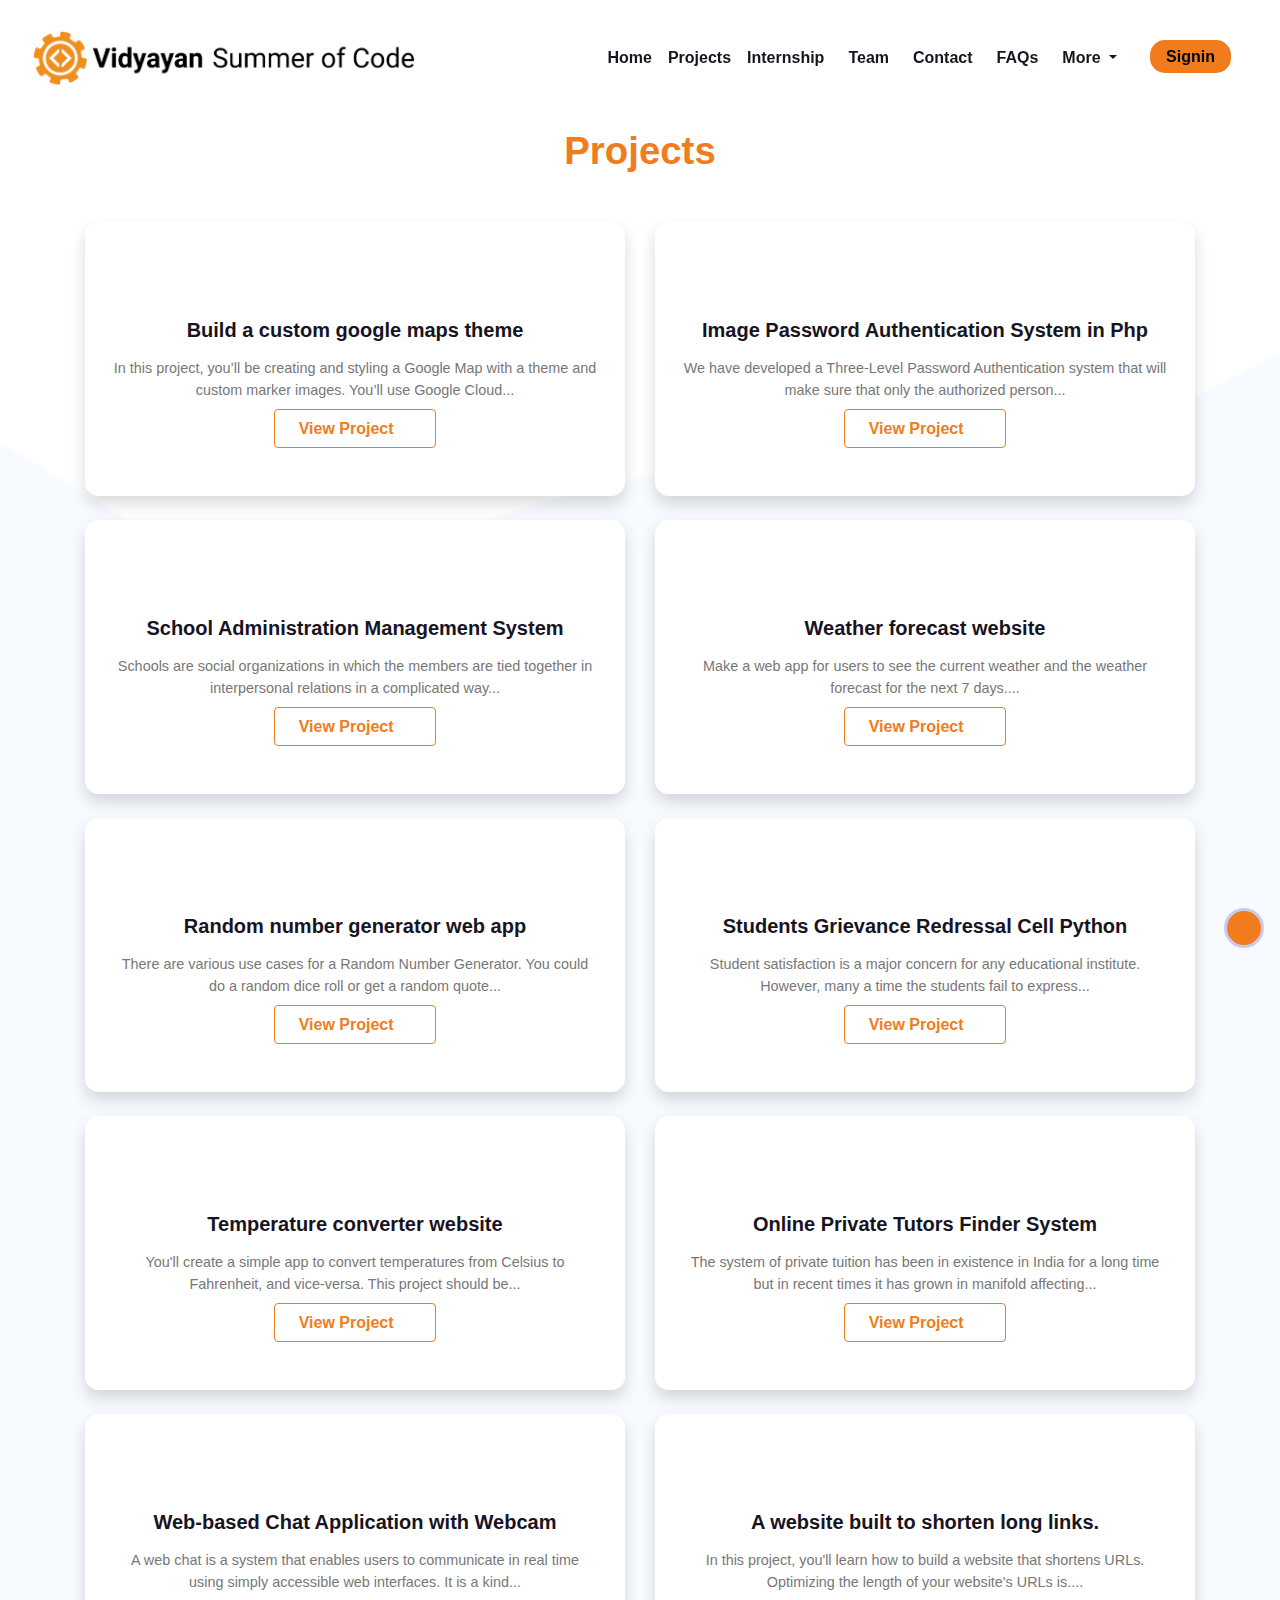
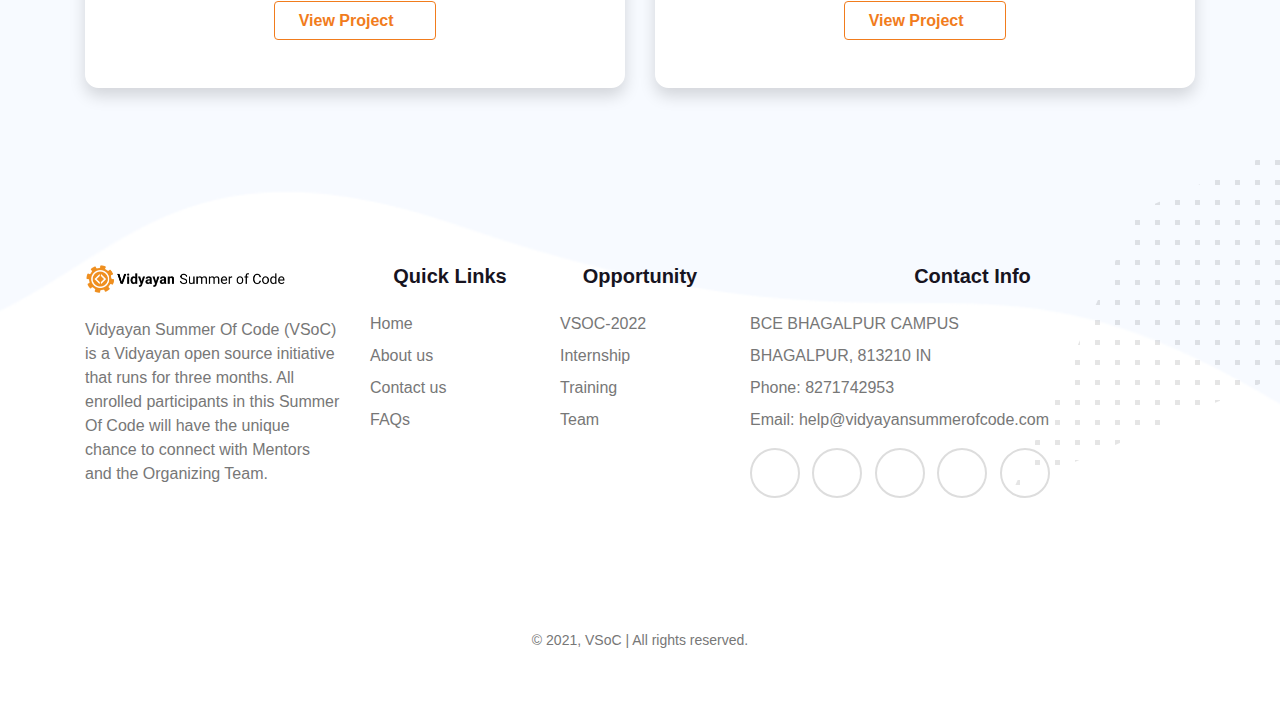
<file: projects.html>
<!DOCTYPE html>
<html>

<head>
    <meta charset="utf-8">
    <meta http-equiv="X-UA-Compatible" content="IE=edge">
    <title>Projects | Vidyayan Summer pf Code -2022</title>
    <meta name="description" content="">
    <meta name="viewport" content="width=device-width, initial-scale=1">
    <meta name="robots" content="all,follow">
    <!-- Bootstrap CSS-->
    <link rel="stylesheet" href="vendor/bootstrap/css/bootstrap.min.css">
    <!-- Owl Carousel-->
    <link rel="stylesheet" href="vendor/owl.carousel2/assets/owl.carousel.css">
    <link rel="stylesheet" href="vendor/owl.carousel2/assets/owl.theme.default.css">
    <!-- Modal Video-->
    <link rel="stylesheet" href="vendor/modal-video/css/modal-video.min.css">
    <!-- Google fonts-->
    <link rel="stylesheet" href="https://fonts.googleapis.com/css?family=Nunito:400,600,800&amp;display=swap">
    <!-- Device Mockup-->
    <link rel="stylesheet" href="css/device-mockups.css">
    <!-- theme stylesheet-->
    <link rel="stylesheet" href="css/style.default.css" id="theme-stylesheet">
    <!-- Custom stylesheet - for your changes-->
    <link rel="stylesheet" href="css/custom.css">
    <!-- Favicon-->
    <link rel="shortcut icon" href="img/p2.png">
    <!-- Tweaks for older IEs-->
    <!--[if lt IE 9]>
        <script src="https://oss.maxcdn.com/html5shiv/3.7.3/html5shiv.min.js"></script>
        <script src="https://oss.maxcdn.com/respond/1.4.2/respond.min.js"></script><![endif]-->
</head>

<body>
    <!-- navbar-->
    <header class="header">
        <nav class="navbar navbar-expand-lg fixed-top">
            <nav class="navbar-white bg-gray">
                <div class="container">
                    <span class="navbar-brand mb-0 h2 main-logo"><a href="#"><img src="vsoclogo22/v-4nw.png"></a>
                </div>
            </nav>
            <button class="navbar-toggler navbar-toggler-left" type="button" data-toggle="collapse"
                data-target="#navbarSupportedContent" aria-controls="navbarSupportedContent" aria-expanded="false"
                aria-label="Toggle navigation"><i class="fas fa-bars"></i></button>
            <div class="collapse navbar-collapse" id="navbarSupportedContent">
                <ul class="navbar-nav ml-auto">
                    <li class="nav-item"><a class="nav-link link-scroll" href="index.html">Home <span
                                class="sr-only"></span></a>
                    </li>
                    <li class="nav-item"><a class="nav-link link-scroll active" href="projects.html">Projects</a></li>
                    <!-- <li class="nav-item"><a class="nav-link link-scroll mr-2" href="leaderboard.html">Leaderboard</a>
                    </li> -->
                    <li class="nav-item"><a class="nav-link link-scroll mr-2" href="internship.html">Internship</a></li>
                    <!-- <li class="nav-item"><a class="nav-link link-scroll mr-2" href="training.html">Training</a></li> -->
                    <li class="nav-item"><a class="nav-link link-scroll mr-2" href="team.html">Team</a></li>
                    <li class="nav-item"><a class="nav-link link-scroll mr-2" href="#vsoc_contact">Contact</a></li>
                    <li class="nav-item"><a class="nav-link link-scroll mr-2" href="faqs.html">FAQs</a></li>
                    <div class="dropdown nav-item">
                        <a class="dropdown-toggle nav-link" href="#" role="button" id="dropdownMenuLink"
                            data-toggle="dropdown" aria-haspopup="true" aria-expanded="false">
                            More
                        </a>

                        <div class="dropdown-menu" aria-labelledby="dropdownMenuLink">
                            <!--<a class="dropdown-item" href="#">About VSoC</a>-->
                            <a class="dropdown-item" href="#">Campus Ambassador</a>
                            <a class="dropdown-item" href="#">Careers</a>
                            <a class="dropdown-item" href="#">Our Blog</a>
                            <a class="dropdown-item" href="t&c.html">Terms & Conditions</a>
                            <a class="dropdown-item" href="privacy.html">Privacy Policy</a>
                            <!--<a class="dropdown-item" href="#">FAQs</a>-->
                        </div>
                    </div>

                    <li class="btn "><a id="sign-up" class="link-scroll mr-2 py-2 px-3" href="#">Signin</a></li>

                </ul>
            </div>
            </div>
        </nav>
    </header>
    <section class="bg-center py-12" id="about"
        style="background: url(img/service-bg.svg) no-repeat; background-size: cover">
        <section class="about py-0">
            <div class="container">
                <p class="h6 text-uppercase text-primary"></p>
                <h2 class="mb-5 text-primary">Projects</h2>
                <div class="row pb-5">
                    <div class="col-lg-6 col-sm-6 mb-4">
                        <!-- Services Item-->
                        <div class="card border-0 shadow rounded-lg text-center px-2">
                            <div class="card-body px py-5">

                                <h2 class="h5 font-weight-normal h4 my-3">Build a custom google maps
                                    theme</h2>
                                <p class="text-small mb-0 text-muted my-2">In this project, you’ll be creating and
                                    styling
                                    a Google Map with a theme and custom
                                    marker images. You’ll use Google Cloud...</p>
                                <button type="button" class="btn   btn-outline-warning btn-rounded"
                                    data-mdb-ripple-color="dark">
                                    <a href="" id='anchor' style="text-decoration: none;">View Project</a> &nbsp;
                                    &nbsp;<i class="fa fa-arrow-right" aria-hidden="true"></i>
                                </button>
                            </div>
                        </div>
                    </div>
                    <div class="col-lg-6 col-sm-6 mb-4">
                        <!-- Services Item-->
                        <div class="card border-0 shadow rounded-lg text-center px-2">
                            <div class="card-body px py-5">

                                <h2 class="h5 font-weight-normal h4 my-3">Image Password
                                    Authentication System in Php</h2>
                                <p class="text-small mb-0 text-muted my-2">We have developed a Three-Level Password
                                    Authentication system that will make sure that
                                    only the authorized person...</p>
                                <button type="button" class="btn   btn-outline-warning btn-rounded"
                                    data-mdb-ripple-color="dark">
                                    View Project &nbsp; &nbsp;<i class="fa fa-arrow-right" aria-hidden="true"></i>
                                </button>
                            </div>
                        </div>
                    </div>
                    <div class="col-lg-6 col-sm-6 mb-4">
                        <!-- Services Item-->
                        <div class="card border-0 shadow rounded-lg text-center px-2">
                            <div class="card-body px py-5">

                                <h3 class="h5 font-weight-normal h4 my-3">School Administration
                                    Management System</h3>
                                <p class="text-small mb-0 text-muted my-2">Schools are social organizations in which the
                                    members are tied together in interpersonal
                                    relations in a complicated way...</p>
                                <button type="button" class="btn   btn-outline-warning btn-rounded"
                                    data-mdb-ripple-color="dark">
                                    View Project &nbsp; &nbsp;<i class="fa fa-arrow-right" aria-hidden="true"></i>
                                </button>
                            </div>
                        </div>
                    </div>
                    <div class="col-lg-6 col-sm-6 mb-4">
                        <!-- Services Item-->
                        <div class="card border-0 shadow rounded-lg text-center px-2">
                            <div class="card-body px py-5">

                                <h3 class="h5 font-weight-normal h4 my-3">Weather forecast website</h3>
                                <p class="text-small mb-0 text-muted my-2">Make a web app for users to see the current
                                    weather and the weather forecast for the
                                    next 7 days....</p>
                                <button type="button" class="btn   btn-outline-warning btn-rounded"
                                    data-mdb-ripple-color="dark">
                                    View Project &nbsp; &nbsp;<i class="fa fa-arrow-right" aria-hidden="true"></i>
                                </button>
                            </div>
                        </div>
                    </div>
                    <div class="col-lg-6 col-sm-6 mb-4">
                        <!-- Services Item-->
                        <div class="card border-0 shadow rounded-lg text-center px-2">
                            <div class="card-body px py-5">

                                <h3 class="h5 font-weight-normal h4 my-3">Random number generator
                                    web app</h3>
                                <p class="text-small mb-0 text-muted my-2">There are various use cases for a Random
                                    Number Generator. You could do a random
                                    dice roll or get a random quote...</p>
                                <button type="button" class="btn   btn-outline-warning btn-rounded"
                                    data-mdb-ripple-color="dark">
                                    View Project &nbsp; &nbsp;<i class="fa fa-arrow-right" aria-hidden="true"></i>
                                </button>
                            </div>
                        </div>
                    </div>
                    <div class="col-lg-6 col-sm-6 mb-4">
                        <!-- Services Item-->
                        <div class="card border-0 shadow rounded-lg text-center px-2">
                            <div class="card-body px py-5">

                                <h3 class="h5 font-weight-normal h4 my-3">Students Grievance Redressal
                                    Cell Python</h3>
                                <p class="text-small mb-0 text-muted my-2">Student satisfaction is a major concern for
                                    any
                                    educational institute. However, many a time the
                                    students fail to express...</p>
                                <button type="button" class="btn   btn-outline-warning btn-rounded"
                                    data-mdb-ripple-color="dark">
                                    View Project &nbsp; &nbsp;<i class="fa fa-arrow-right" aria-hidden="true"></i>
                                </button>
                            </div>
                        </div>
                    </div>
                    <div class="col-lg-6 col-sm-6 mb-4">
                        <!-- Services Item-->
                        <div class="card border-0 shadow rounded-lg text-center px-2">
                            <div class="card-body px py-5">

                                <h3 class="h5 font-weight-normal h4 my-3">Temperature converter
                                    website</h3>
                                <p class="text-small mb-0 text-muted my-2">You'll create a simple app to convert
                                    temperatures from Celsius to Fahrenheit,
                                    and vice-versa. This project should be...</p>
                                <button type="button" class="btn   btn-outline-warning btn-rounded"
                                    data-mdb-ripple-color="dark">

                                    View Project &nbsp; &nbsp;<i class="fa fa-arrow-right" aria-hidden="true"></i>
                                </button>
                            </div>
                        </div>
                    </div>
                    <div class="col-lg-6 col-sm-6 mb-4">
                        <!-- Services Item-->
                        <div class="card border-0 shadow rounded-lg text-center px-2">
                            <div class="card-body px py-5">

                                <h3 class="h5 font-weight-normal h4 my-3">Online Private Tutors Finder
                                    System</h3>
                                <p class="text-small mb-0 text-muted my-2">The system of private tuition has been in
                                    existence in India for a long time but in recent
                                    times it has grown in manifold affecting...</p>
                                <button type="button" class="btn   btn-outline-warning btn-rounded"
                                    data-mdb-ripple-color="dark">
                                    View Project &nbsp; &nbsp;<i class="fa fa-arrow-right" aria-hidden="true"></i>
                                </button>
                            </div>
                        </div>
                    </div>
                    <div class="col-lg-6 col-sm-6 mb-4">
                        <!-- Services Item-->
                        <div class="card border-0 shadow rounded-lg text-center px-2">
                            <div class="card-body px py-5">

                                <h3 class="h5 font-weight-normal h4 my-3">Web-based Chat Application
                                    with Webcam </h3>
                                <p class="text-small mb-0 text-muted my-2">A web chat is a system that enables users to
                                    communicate in real time using simply
                                    accessible web interfaces. It is a kind...</p>
                                <button type="button" class="btn   btn-outline-warning btn-rounded"
                                    data-mdb-ripple-color="dark">
                                    View Project &nbsp; &nbsp;<i class="fa fa-arrow-right" aria-hidden="true"></i>
                                </button>
                            </div>
                        </div>
                    </div>
                    <div class="col-lg-6 col-sm-6 mb-4">
                        <!-- Services Item-->
                        <div class="card border-0 shadow rounded-lg text-center px-2">
                            <div class="card-body px py-5">

                                <h3 class="h5 font-weight-normal h4 my-3">A website built to shorten
                                    long links.</h3>
                                <p class="text-small mb-0 text-muted my-2">In this project, you'll learn how to build a
                                    website that shortens URLs. Optimizing
                                    the length of your website's URLs is....</p>
                                <button type="button" class="btn   btn-outline-warning btn-rounded"
                                    data-mdb-ripple-color="dark">
                                    View Project &nbsp; &nbsp;<i class="fa fa-arrow-right" aria-hidden="true"></i>
                                </button>
                            </div>
                        </div>
                    </div>

                </div>
            </div>
        </section>
        <!-- <section class="with-pattern-1" id="services">
            <div class="container">
                <div class="row align-items-center mb-5">
                    <div class="col-lg-6 mb-5 mb-lg-0"><img class="img-fluid w-100 px-lg-5" src="img/objects.svg"
                            alt=""></div>
                    <div class="col-lg-6">
                        <h2>The Best Teachers now on your Fingertips</h2>
                        <p class="text-muted">Vidyayan provides you best teachers. We will give you direction for smart
                            learning.
                            Let's progress together.</p>
                        <a class="btn btn-outline-dark" href="https://forms.gle/Zz7f7epQdmjs85Bo9" role="button">Find Me
                            Tutor</a>
                        <a class="btn btn-outline-dark" href="https://forms.gle/Znh3fZasXjwnMRm2A" role="button">Join as
                            a Tutor</a>

                    </div>
                </div>
                <div class="row align-items-center">
                    <div class="col-lg-6 mb-5 mb-lg-0">
                        <h2>Start your learning with Vidyayan</h2>
                        <p class="text-muted">Vidyayan provides you number of facilities.Join us and boost up your
                            knowledge.</p>
                        <ul class="list-check">
                            <li class="text-muted mb-2">NCERT books pdf</li>
                            <li class="text-muted mb-2">Weekly tests and quizes</li>
                            <li class="text-muted mb-2">Clear your doubt</li>
                        </ul>
                        <a class="btn btn-outline-dark" href="#" role="button">Join Now</a>
                    </div>
                    <div class="col-lg-6">
                        <div class="row">
                            <div class="col-lg-6 col-sm-6 mb-4"> -->
        <!-- Services Item-->
        <!-- <div class="card border-0 shadow rounded-lg text-left px-2">
                                    <div class="card-body px py-5">
                                        <img src="/img/guidance-icon.png" alt="">
                                        <h3 class="h5 font-weight-normal h4 my-3">Learn Live</h3>
                                        <p class="text-small mb-0 text-muted"></p>
                                    </div>
                                </div>
                            </div>
                            <div class="col-lg-6 col-sm-6 mb-4"> -->
        <!-- Services Item-->
        <!-- <div class="card border-0 shadow rounded-lg text-left px-2">
                                    <div class="card-body px py-5">
                                        <img src="/img/weekday-icon.png" alt="">
                                        <h3 class="h5 font-weight-normal h4 my-3">Quiz and weekly test</h3>
                                        <p class="text-small mb-0 text-muted"></p>
                                    </div>
                                </div>
                            </div>
                            <div class="col-lg-6 col-sm-6 mb-4"> -->
        <!-- Services Item-->
        <!-- <div class="card border-0 shadow rounded-lg text-left px-2">
                                    <div class="card-body px py-5">
                                        <img src="/img/doubts-icon.png" alt="">
                                        <h3 class="h5 font-weight-normal h4 my-3">Prepare with India’s best tutor</h3>
                                        <p class="text-small mb-0 text-muted">.</p>
                                    </div>
                                </div>
                            </div>
                            <div class="col-lg-6 col-sm-6"> -->
        <!-- Services Item-->
        <!-- <div class="card border-0 shadow rounded-lg text-left px-2">
                                    <div class="card-body px py-5">
                                        <img src="/img/classes-icon.png" alt="">
                                        <h3 class="h5 font-weight-normal h4 my-3">One-on-one
                                            mentor guidance</h3>
                                        <p class="text-small mb-0 text-muted"></p>
                                    </div>
                                </div>
                            </div>
                        </div>
                    </div>
                </div>
            </div>
        </section>
    </section> -->
        <!-- <section class="p-0" id="testimonials"
        style="background: url(img/testimonials-bg.png) no-repeat; background-size: 40% 100%; background-position: left center">
        <div class="container text-center">
         
            <h2 class="mb-5 text-primary">One spirit, one team, one win</h2>
            <div class="row">
                <div class="col-lg-8 mx-auto">
                    <div class="owl-carousel owl-theme testimonials-slider">
                        <div class="mx-3 mx-lg-5 my-5 pt-3">
                            <div class="card shadow rounded-lg px-4 py-5 px-lg-5 with-pattern bg-white border-0">
                                <div class="card-body index-forward pt-5 rounded-lg">
                                    <div class="testimonial-img"><img class="rounded-circle" src="img/avatar-1.jpg"
                                            alt="" /></div>
                                    <p class="lead text-muted mb-5">Lorem ipsum dolor sit amet, consectetur adipisicing
                                        elit, sed do
                                        eiusmod tempor incididunt ut labore et dolore magna aliqua. Ut enim ad minim
                                        veniam.</p>
                                    <h5 class="font-weight-bold mb-0">Sarah Hudson</h5>
                                    <p class="text-primary mb-0 text-small">Tech Developer</p>
                                </div>
                            </div>
                        </div>
                        <div class="mx-3 mx-lg-5 my-5 pt-3">
                            <div class="card shadow rounded-lg px-4 py-5 px-lg-5 with-pattern bg-white border-0">
                                <div class="card-body index-forward pt-5 rounded-lg">
                                    <div class="testimonial-img"><img class="rounded-circle" src="img/avatar-2.png"
                                            alt="" /></div>
                                    <p class="lead text-muted mb-5">Lorem ipsum dolor sit amet, consectetur adipisicing
                                        elit, sed do
                                        eiusmod tempor incididunt ut labore et dolore magna aliqua. Ut enim ad minim
                                        veniam.</p>
                                    <h5 class="font-weight-bold mb-0">Frank Smith</h5>
                                    <p class="text-primary mb-0 text-small">Tech Developer</p>
                                </div>
                            </div>
                        </div>
                        <div class="mx-3 mx-lg-5 my-5 pt-3">
                            <div class="card shadow rounded-lg px-4 py-5 px-lg-5 with-pattern bg-white border-0">
                                <div class="card-body index-forward pt-5 rounded-lg">
                                    <div class="testimonial-img"><img class="rounded-circle" src="img/avatar-1.jpg"
                                            alt="" /></div>
                                    <p class="lead text-muted mb-5">Lorem ipsum dolor sit amet, consectetur adipisicing
                                        elit, sed do
                                        eiusmod tempor incididunt ut labore et dolore magna aliqua. Ut enim ad minim
                                        veniam.</p>
                                    <h5 class="font-weight-bold mb-0">Sarah Hudson</h5>
                                    <p class="text-primary mb-0 text-small">Tech Developer</p>
                                </div>
                            </div>
                        </div>
                        <div class="mx-3 mx-lg-5 my-5 pt-3">
                            <div class="card shadow rounded-lg px-4 py-5 px-lg-5 with-pattern bg-white border-0">
                                <div class="card-body index-forward pt-5 rounded-lg">
                                    <div class="testimonial-img"><img class="rounded-circle" src="img/avatar-2.png"
                                            alt="" /></div>
                                    <p class="lead text-muted mb-5">Lorem ipsum dolor sit amet, consectetur adipisicing
                                        elit, sed do
                                        eiusmod tempor incididunt ut labore et dolore magna aliqua. Ut enim ad minim
                                        veniam.</p>
                                    <h5 class="font-weight-bold mb-0">Frank Smith</h5>
                                    <p class="text-primary mb-0 text-small">Tech Developer</p>
                                </div>
                            </div>
                        </div>
                    </div>
                </div>
            </div>
        </div>
    </section>-->
        <a class="scropll-top-btn" id="scrollTop" href="#"><i class="fas fa-long-arrow-alt-up"></i></a>
        <footer class="with-pattern-1 position-relative" id="vsoc_contact">
            <div class="container section-padding-y">
                <div class="row">
                    <div class="col-lg-3 mb-4 mb-lg-0"><img class="mb-4" src="vsoclogo22/v-4nw.png" alt="" width="200">
                        <p class="text-muted">Vidyayan Summer Of Code (VSoC) is a Vidyayan open source initiative that
                            runs for three months. All enrolled participants in this Summer Of Code will have the unique
                            chance to connect with Mentors and the Organizing Team.


                        </p>
                    </div>
                    <div class="col-lg-2 mb-4 mb-lg-0">
                        <h2 class="h5 mb-4">Quick Links</h2>
                        <div class="d-flex">
                            <ul class="list-unstyled d-inline-block mr-4 mb-0">
                                <li class="mb-2"><a class="footer-link" href="#">Home</a></li>
                                <li class="mb-2"><a class="footer-link" href="/about.html">About us</a></li>
                                <li class="mb-2"><a class="footer-link" href="#">Contact us</a></li>
                                <li class="mb-2"><a class="footer-link" href="#">FAQs</a></li>
                            </ul>
                        </div>
                    </div>
                    <div class="col-lg-2 mb-4 mb-lg-0">
                        <h2 class="h5 mb-4">Opportunity</h2>
                        <div class="d-flex">
                            <ul class="list-unstyled mr-4 mb-0">
                                <li class="mb-2"><a class="footer-link" href="#">VSOC-2022</a></li>
                                <li class="mb-2"><a class="footer-link" href="#">Internship</a></li>
                                <li class="mb-2"><a class="footer-link" href="#">Training</a></li>
                                <li class="mb-2"><a class="footer-link" href="#">Team</a></li>
                            </ul>
                        </div>
                    </div>
                    <div class="col-lg-5">
                        <h2 class="h5 mb-4">Contact Info</h2>
                        <ul class="list-unstyled mr-4 mb-3">
                            <li class="mb-2 text-muted">BCE BHAGALPUR CAMPUS</li>
                            <li class="mb-2 text-muted">BHAGALPUR, 813210 IN</li>
                            <li class="mb-2"><a class="footer-link" href="tel:8271742953">Phone: 8271742953</a></li>
                            <li class="mb-2"><a class="footer-link" href="mailto:contact@vidyayan.in">Email:
                                    help@vidyayansummerofcode.com</a></li>
                        </ul>
                        <ul class="list-inline mb-0">
                            <li class="list-inline-item"><a class="social-link"
                                    href="https://www.facebook.com/vidyayan.edu"><i class="fab fa-facebook-f"></i></a>
                            </li>
                            <li class="list-inline-item"><a class="social-link"
                                    href="https://www.linkedin.com/company/vidyayan"><i
                                        class="fab fa-linkedin-in"></i></a></li>
                            <li class="list-inline-item"><a class="social-link" href="https://twitter.com/Vidyayan2"><i
                                        class="fab fa-twitter"></i></a></li>
                            <li class="list-inline-item"><a class="social-link"
                                    href="https://www.instagram.com/vidyayan_edu/"><i class="fab fa-instagram"></i></a>
                            </li>
                            <li class="list-inline-item"><a class="social-link" href="mailto:contact@vidyayan.in"><i
                                        class="fab fa-google-plus"></i></a></li>

                        </ul>
                    </div>
                </div>
            </div>
            <div class="copyrights">
                <div class="container text-center py-4">
                    <p class="mb-0 text-muted text-sm">&copy; 2021, VSoC | All rights reserved.</p>
                </div>
            </div>
        </footer>




        <!-- JavaScript files-->
        <script src="vendor/jquery/jquery.min.js"></script>
        <script src="vendor/bootstrap/js/bootstrap.bundle.min.js"></script>
        <script src="vendor/owl.carousel2/owl.carousel.min.js"></script>
        <script src="vendor/modal-video/js/modal-video.js"></script>
        <script src="js/front.js"></script>
        <script>
            // ------------------------------------------------------- //
            //   Inject SVG Sprite - 
            //   see more here 
            //   https://css-tricks.com/ajaxing-svg-sprite/
            // ------------------------------------------------------ //
            function injectSvgSprite(path) {

                var ajax = new XMLHttpRequest();
                ajax.open("GET", path, true);
                ajax.send();
                ajax.onload = function (e) {
                    var div = document.createElement("div");
                    div.className = 'd-none';
                    div.innerHTML = ajax.responseText;
                    document.body.insertBefore(div, document.body.childNodes[0]);
                }
            }
            // this is set to BootstrapTemple website as you cannot 
            // inject local SVG sprite (using only 'icons/orion-svg-sprite.svg' path)
            // while using file:// protocol
            // pls don't forget to change to your domain :)
            injectSvgSprite('https://bootstraptemple.com/files/icons/orion-svg-sprite.svg');

        </script>
        <!-- FontAwesome CSS - loading as last, so it doesn't block rendering-->
        <link rel="stylesheet" href="https://use.fontawesome.com/releases/v5.7.1/css/all.css"
            integrity="sha384-fnmOCqbTlWIlj8LyTjo7mOUStjsKC4pOpQbqyi7RrhN7udi9RwhKkMHpvLbHG9Sr" crossorigin="anonymous">
</body>

</html>
</file>
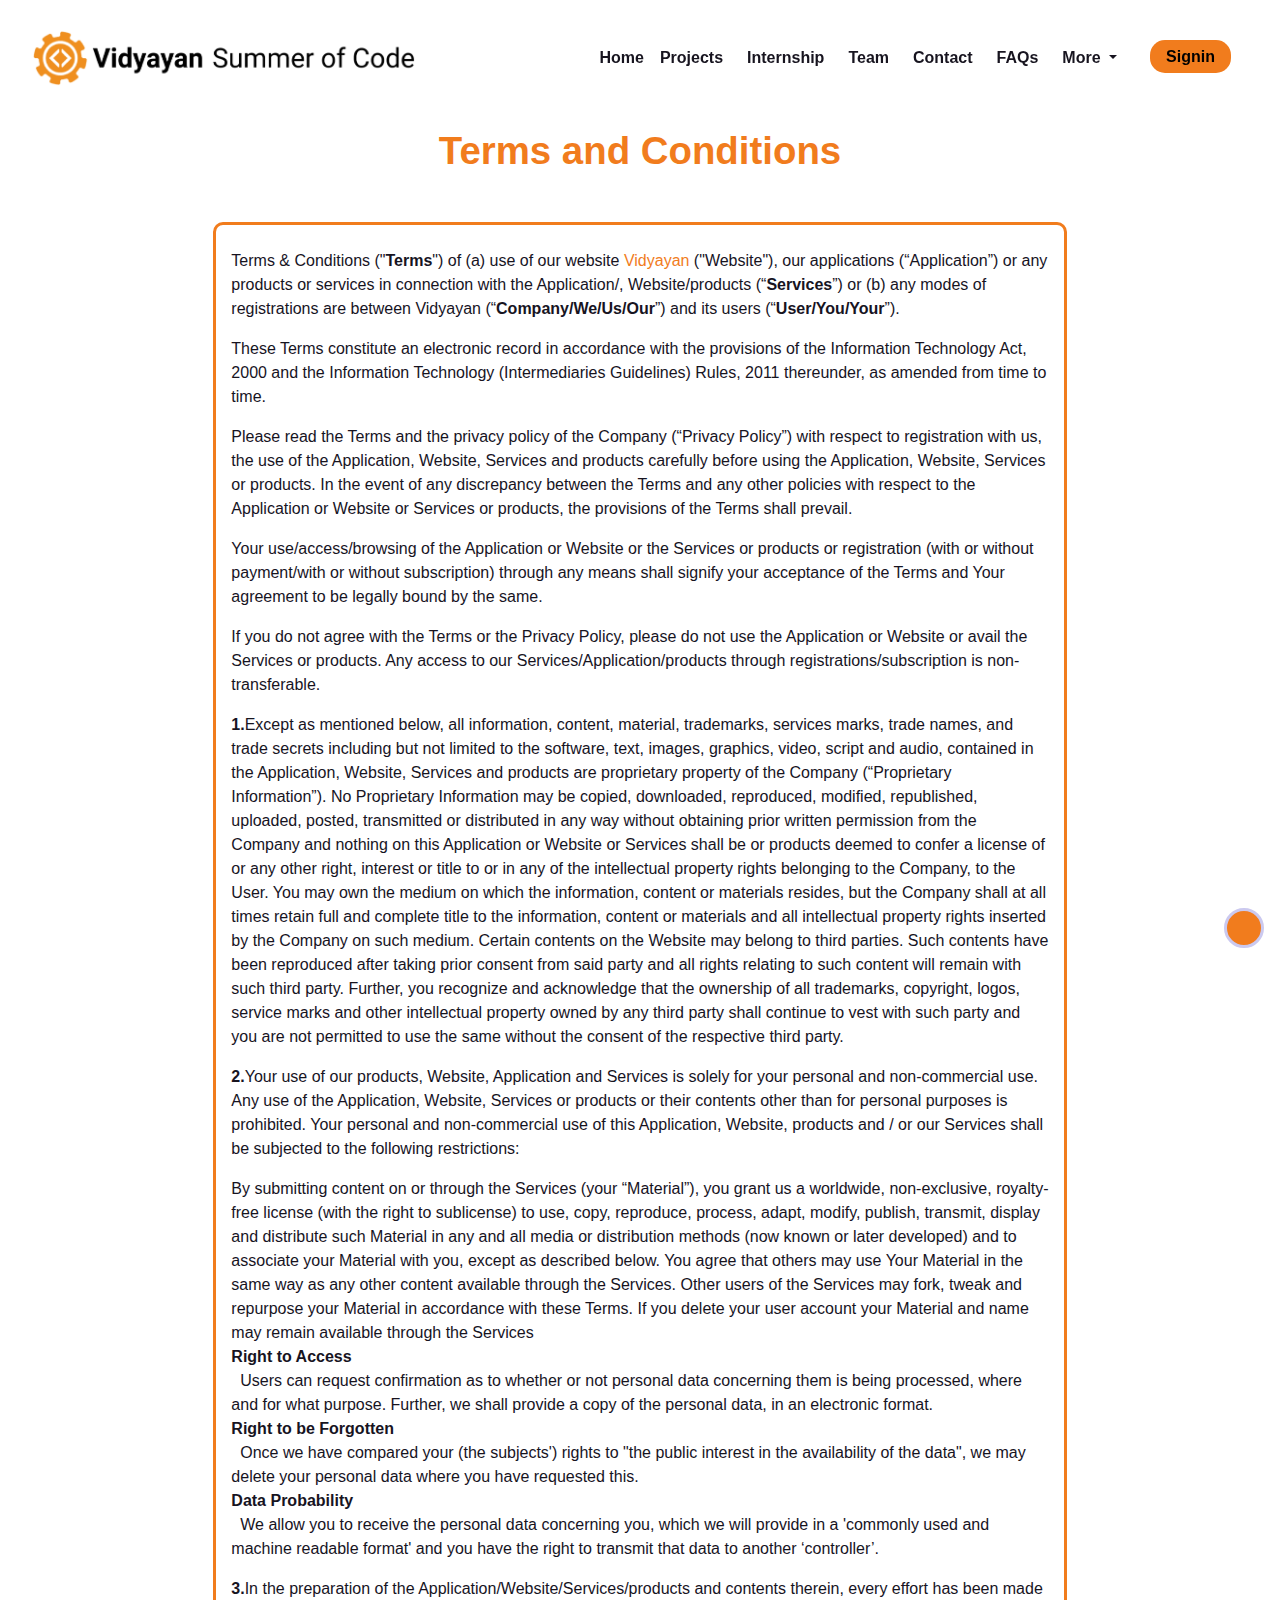
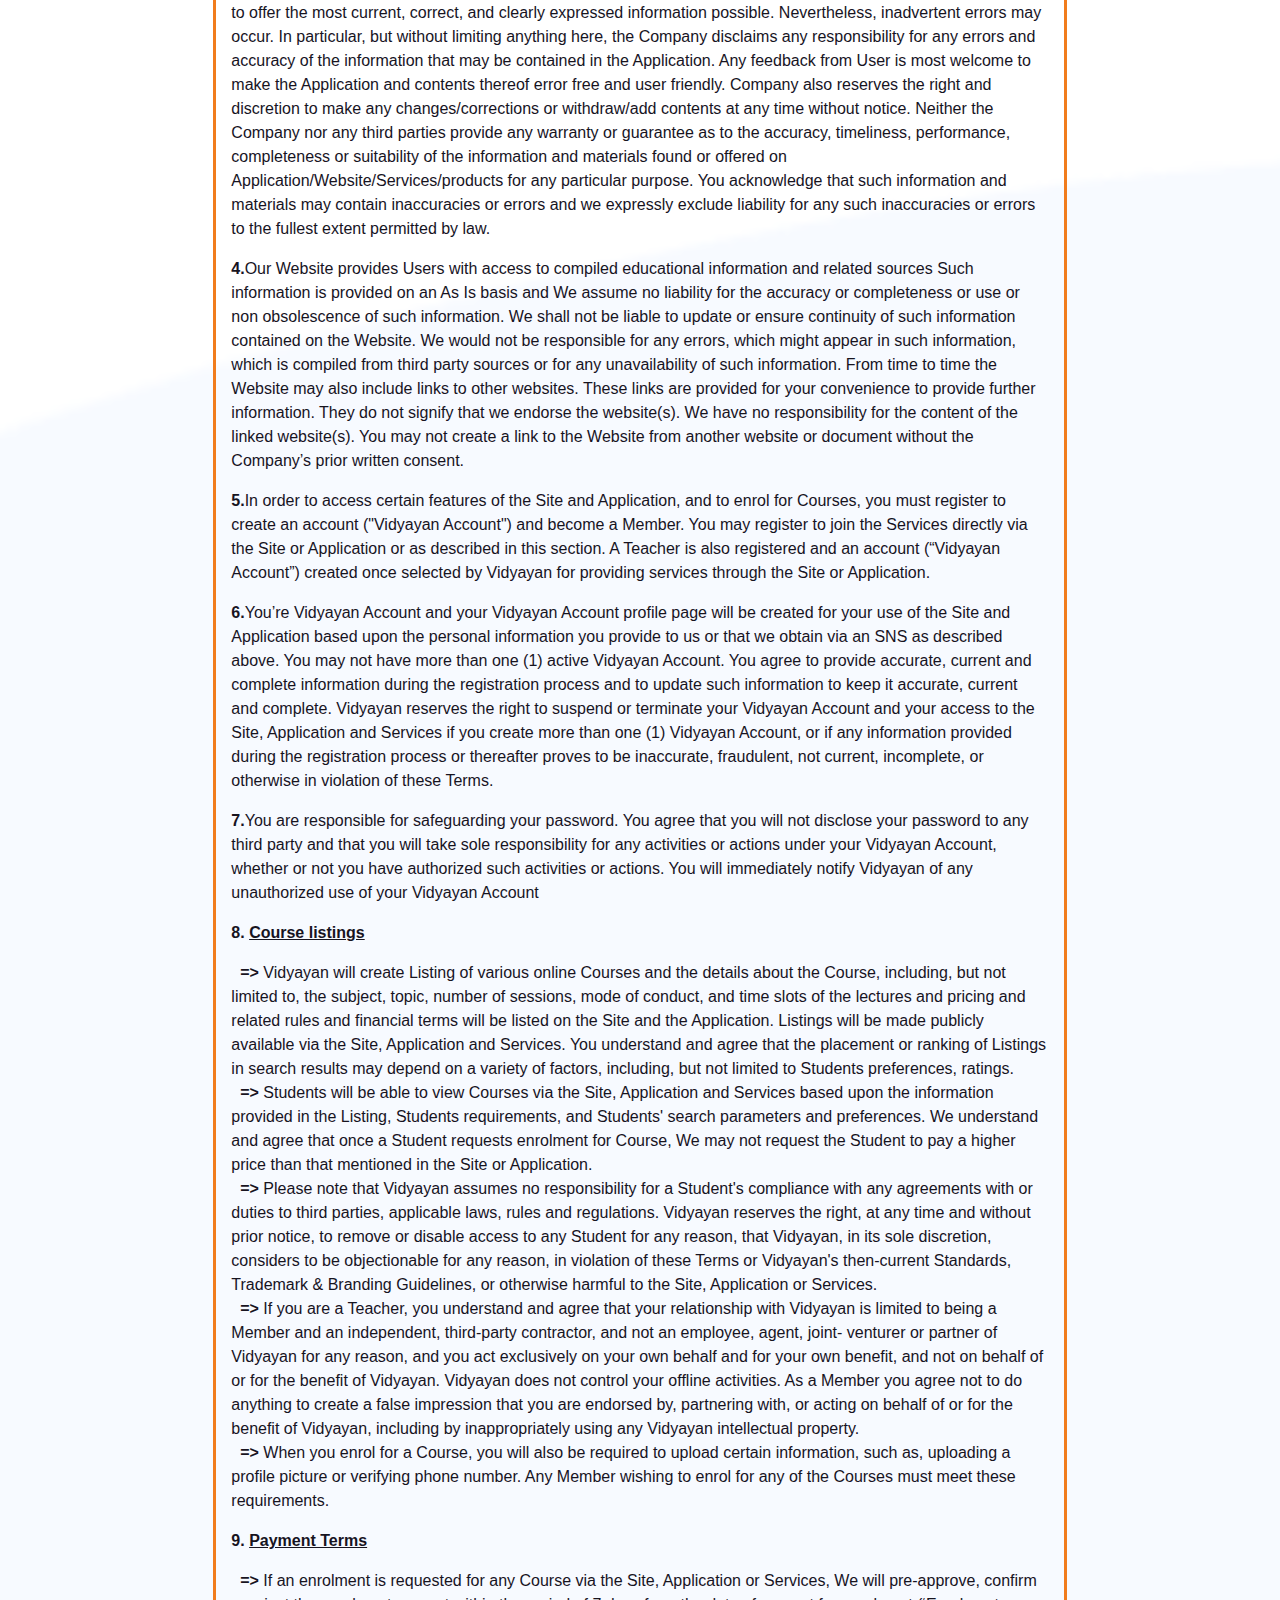
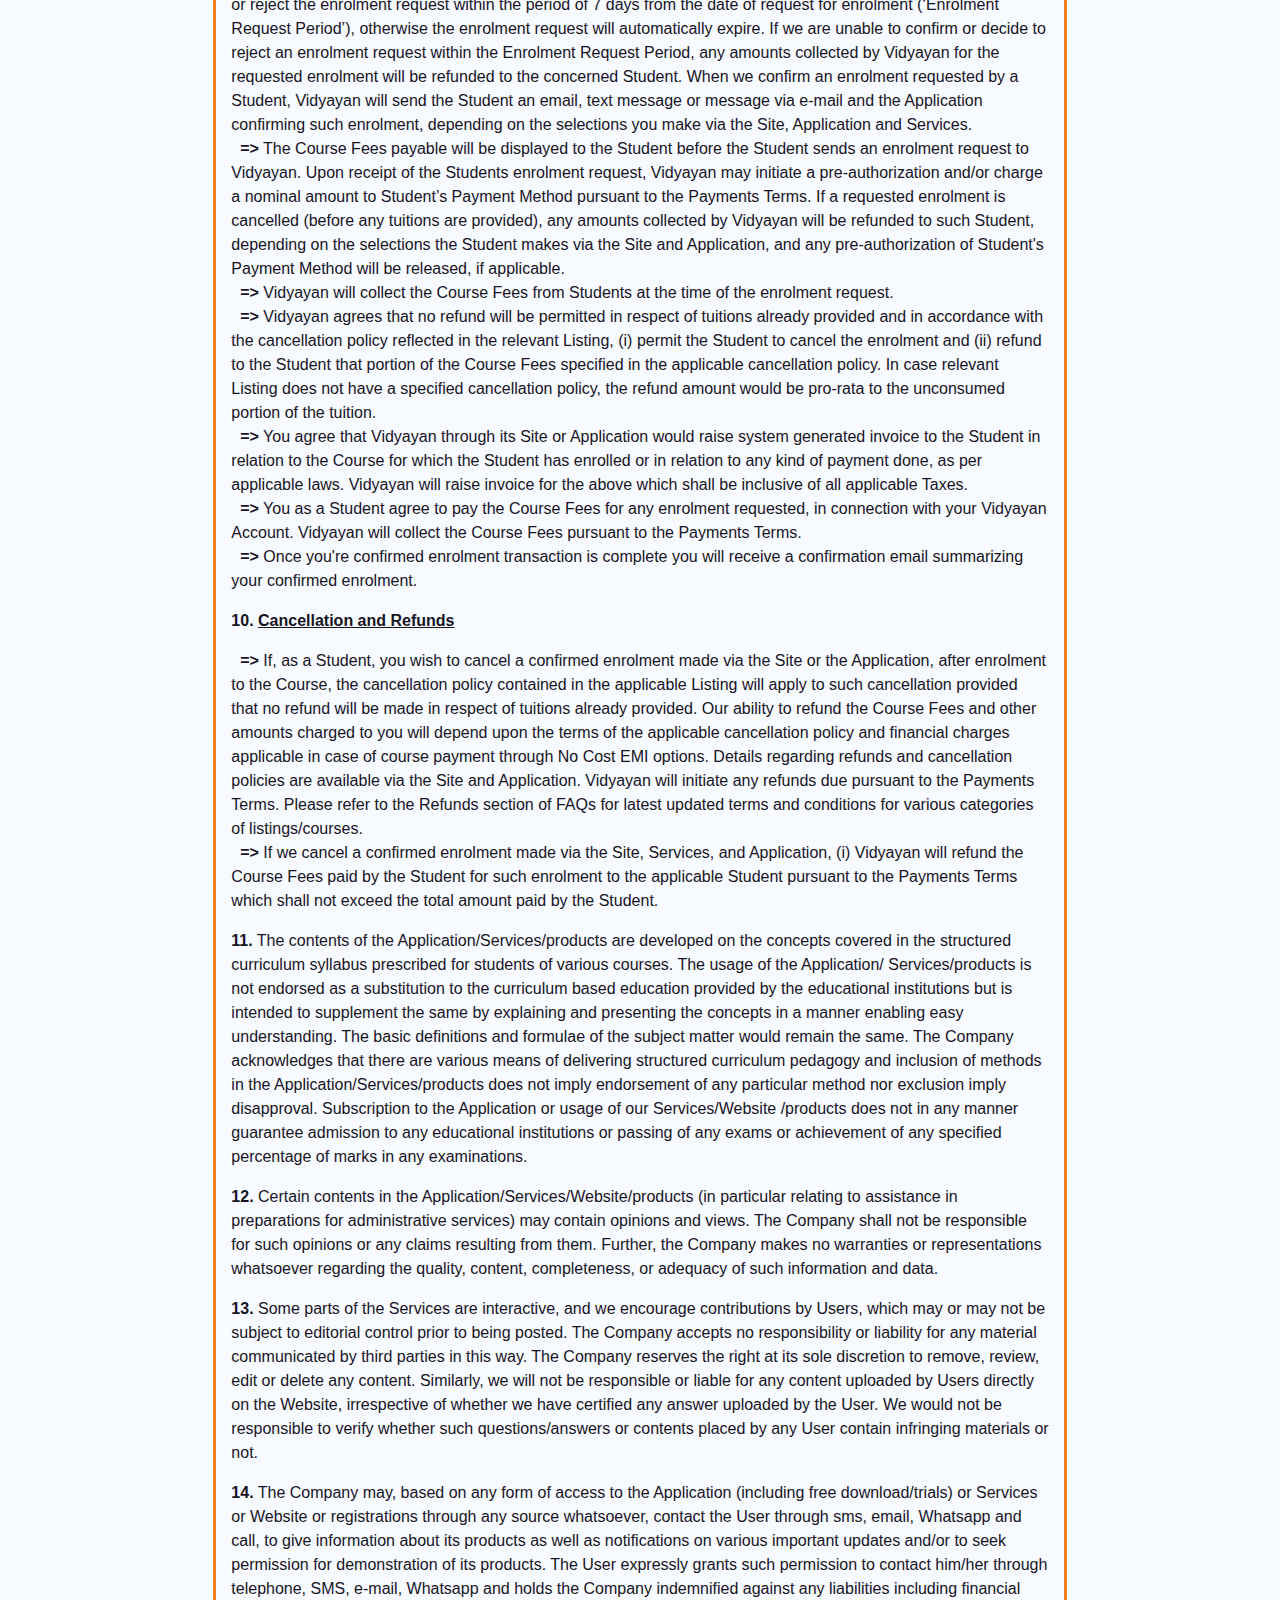
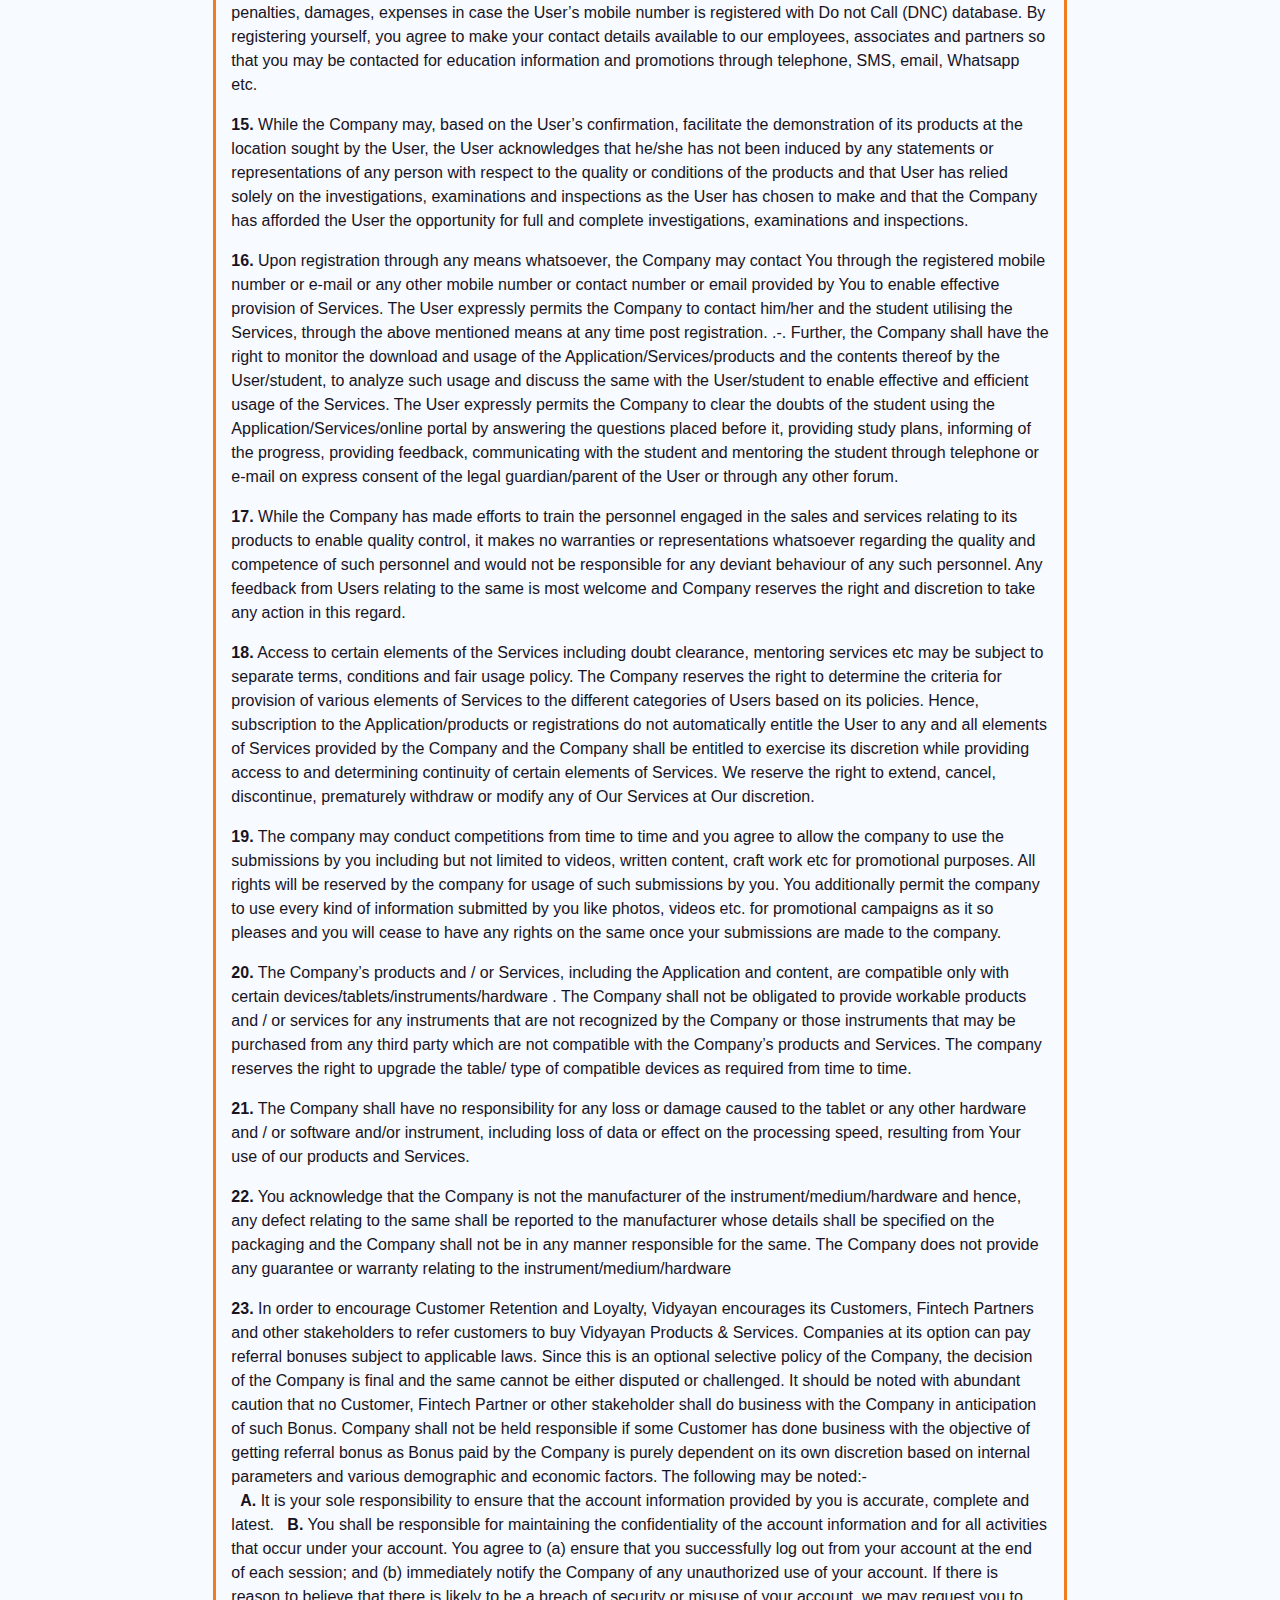
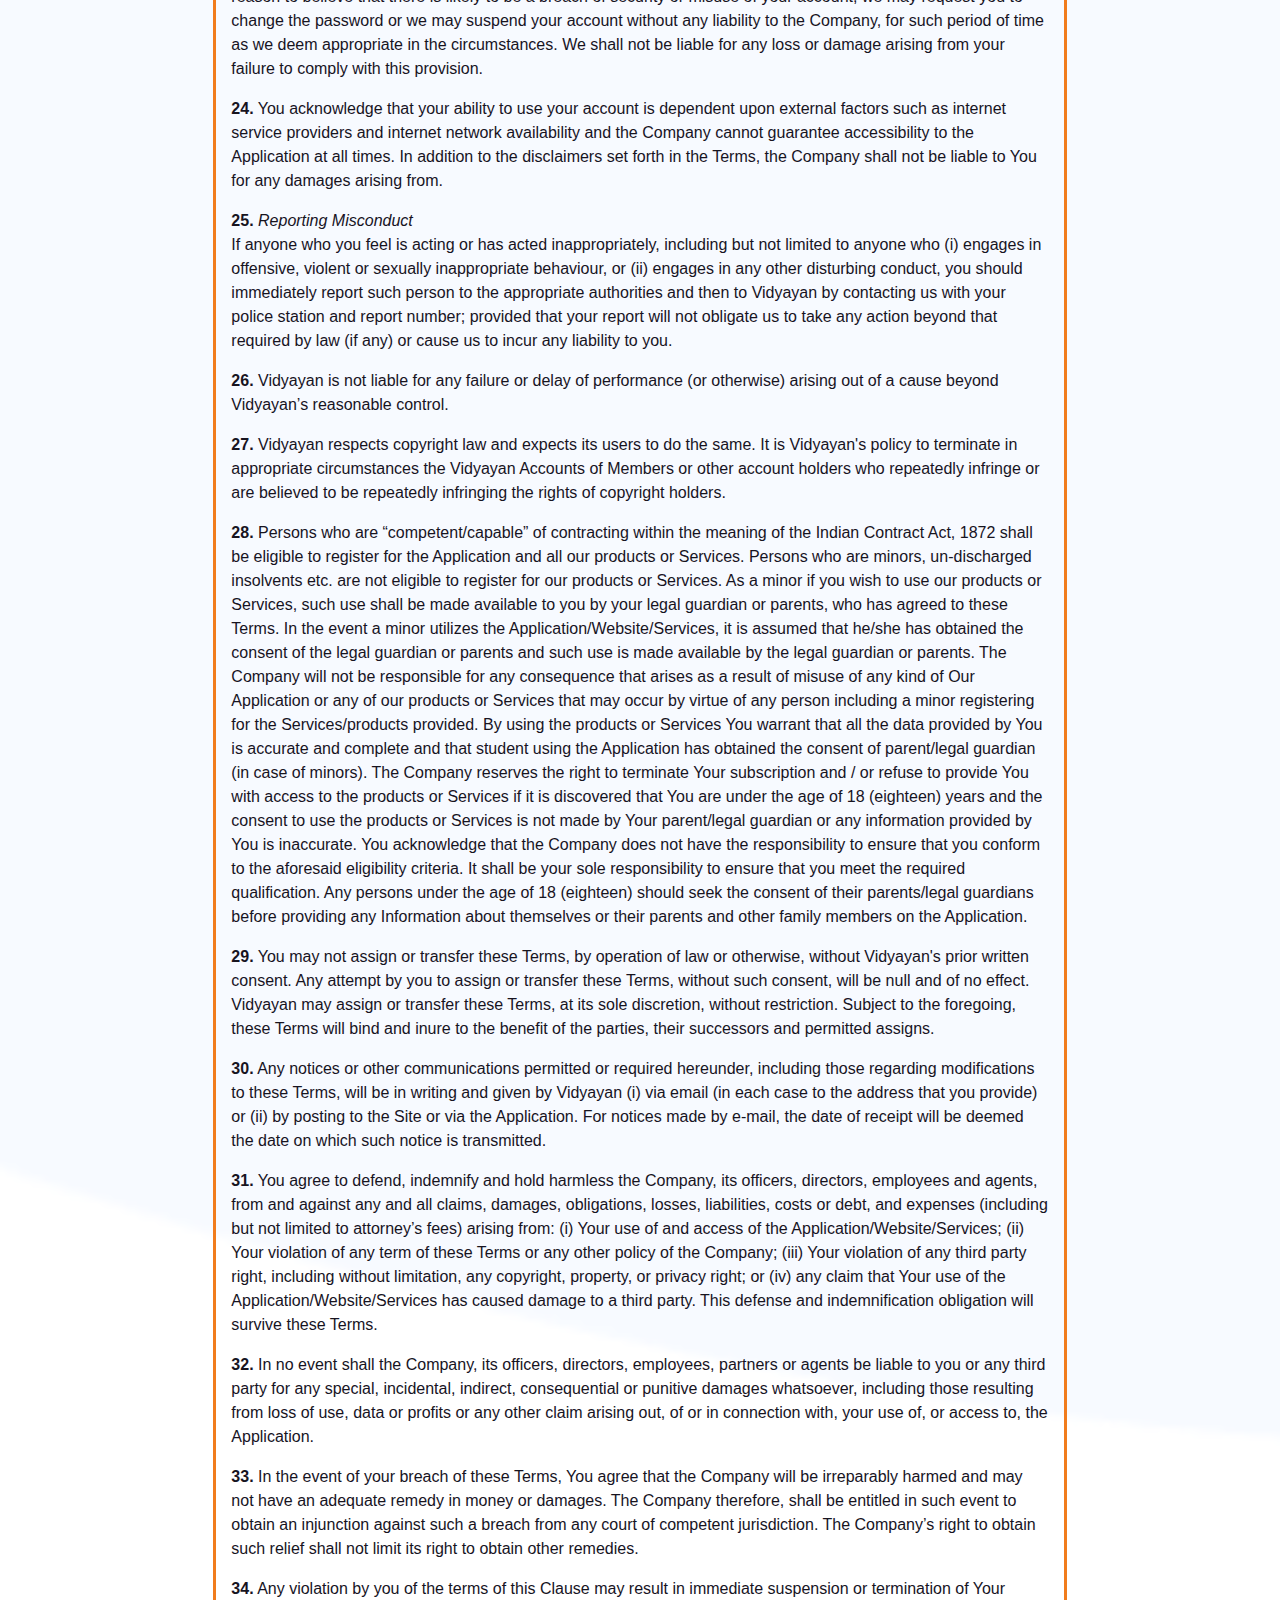
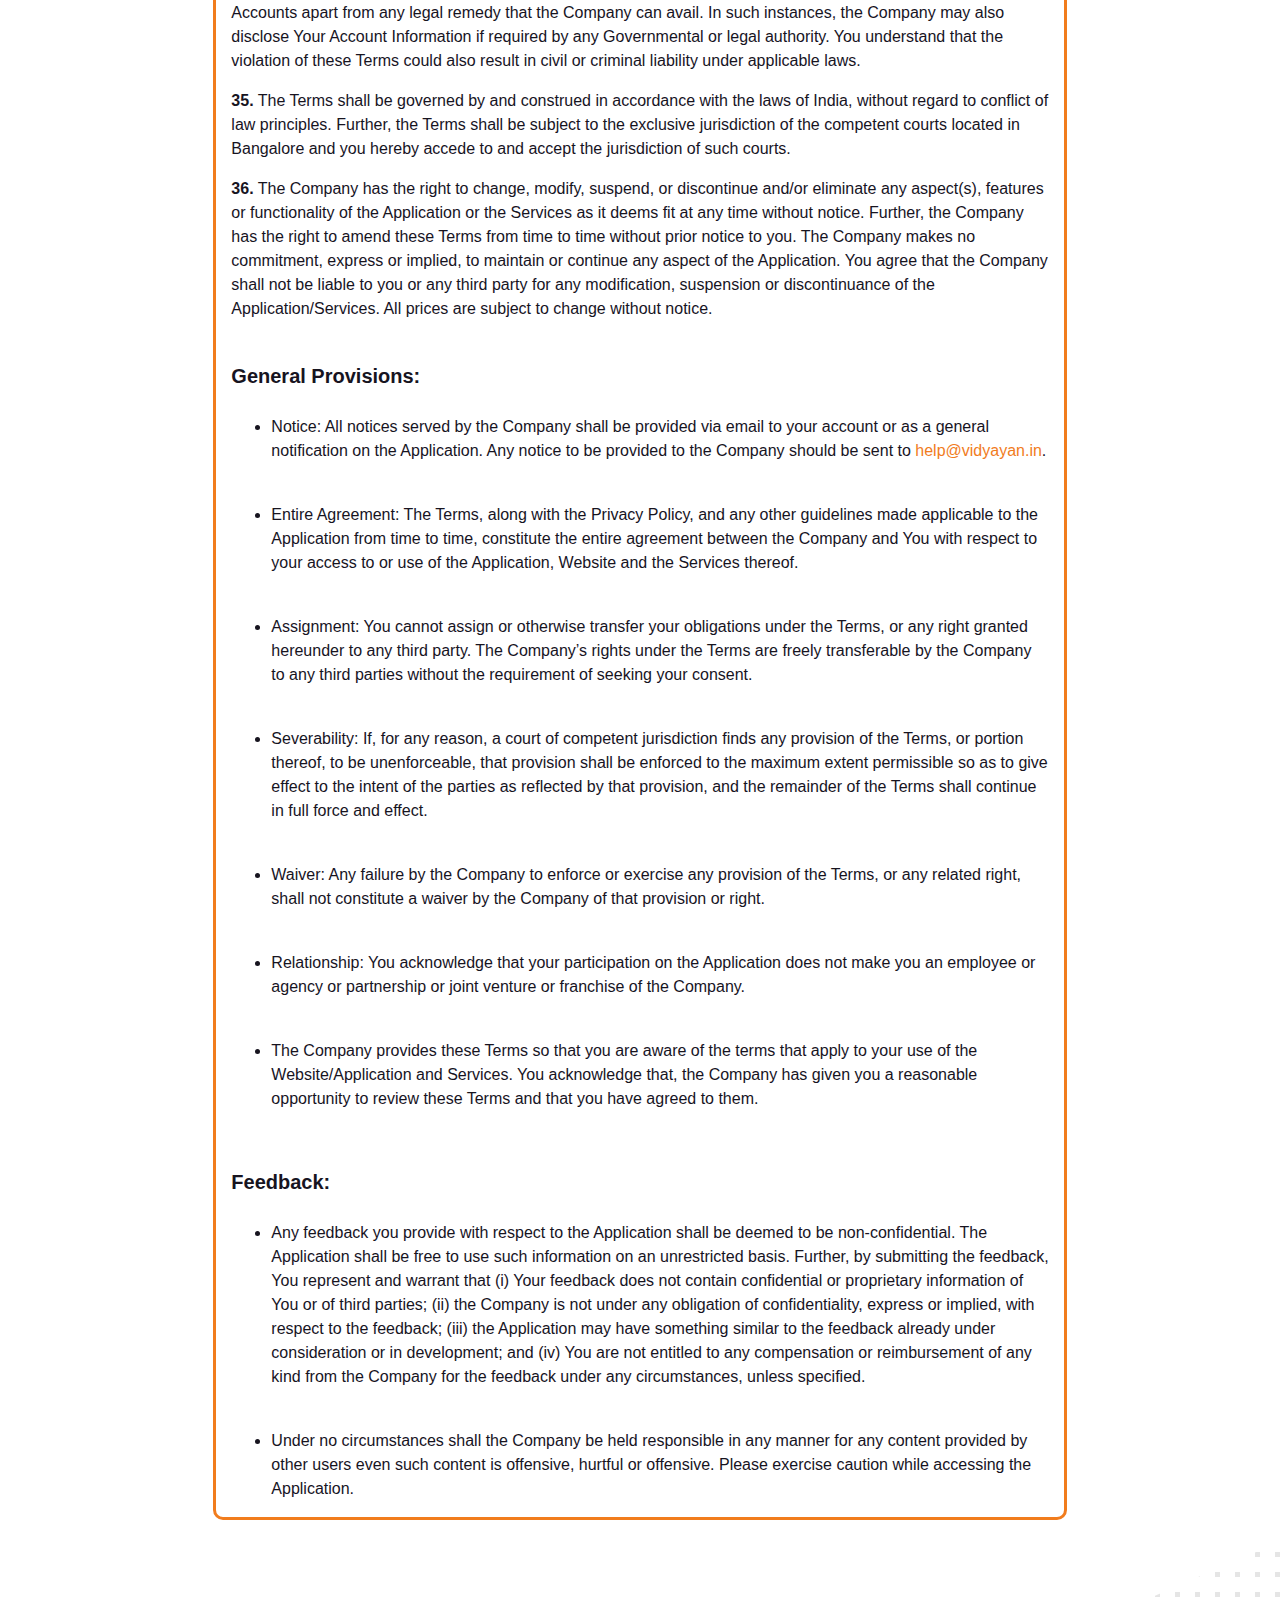
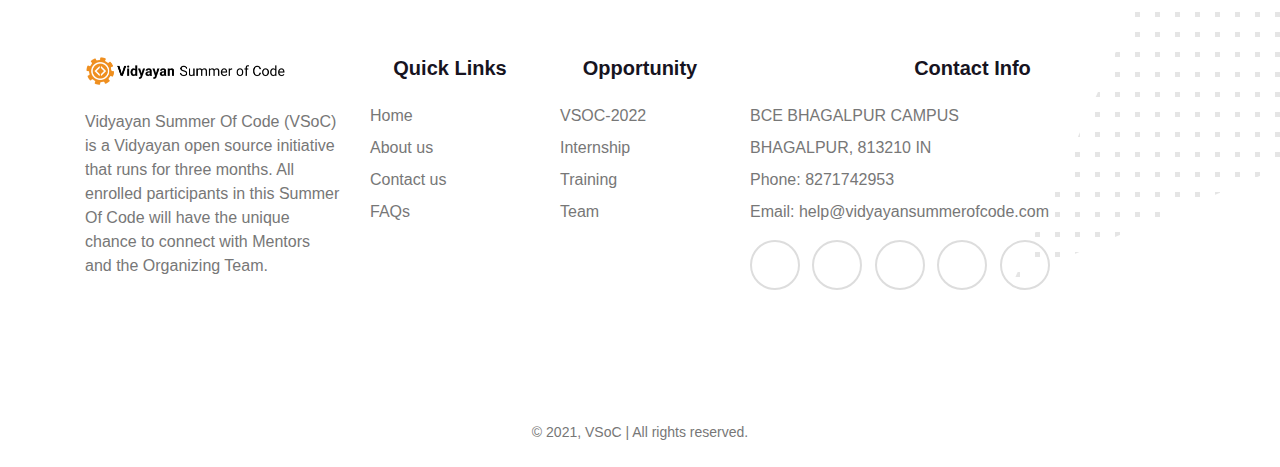
<file: t&c.html>
<!DOCTYPE html>
<html>

<head>
    <meta charset="utf-8">
    <meta http-equiv="X-UA-Compatible" content="IE=edge">
    <title>Terms & Conditions | Vidyayan Summer of Code</title>
    <meta name="description" content="">
    <meta name="viewport" content="width=device-width, initial-scale=1">
    <meta name="robots" content="all,follow">
    <!-- Bootstrap CSS-->
    <link rel="stylesheet" href="vendor/bootstrap/css/bootstrap.min.css">
    <!-- Owl Carousel-->
    <link rel="stylesheet" href="vendor/owl.carousel2/assets/owl.carousel.css">
    <link rel="stylesheet" href="vendor/owl.carousel2/assets/owl.theme.default.css">
    <!-- Modal Video-->
    <link rel="stylesheet" href="vendor/modal-video/css/modal-video.min.css">
    <!-- Google fonts-->
    <link rel="stylesheet" href="https://fonts.googleapis.com/css?family=Nunito:400,600,800&amp;display=swap">
    <!-- Device Mockup-->
    <link rel="stylesheet" href="css/device-mockups.css">
    <!-- theme stylesheet-->
    <link rel="stylesheet" href="css/style.default.css" id="theme-stylesheet">
    <!-- Custom stylesheet - for your changes-->
    <link rel="stylesheet" href="css/custom.css">
    <!-- Favicon-->
    <link rel="shortcut icon" href="img/p2.png">
    <!-- Tweaks for older IEs-->
    <!--[if lt IE 9]>
        <script src="https://oss.maxcdn.com/html5shiv/3.7.3/html5shiv.min.js"></script>
        <script src="https://oss.maxcdn.com/respond/1.4.2/respond.min.js"></script><![endif]-->
</head>

<body>
    <!-- navbar-->
    <header class="header">
        <nav class="navbar navbar-expand-lg fixed-top">
            <nav class="navbar-white bg-gray">
                <div class="container">
                    <span class="navbar-brand mb-0 h2 main-logo"><a href="#"><img src="vsoclogo22/v-4nw.png"></a>
                </div>
            </nav>
            <button class="navbar-toggler navbar-toggler-left" type="button" data-toggle="collapse"
                data-target="#navbarSupportedContent" aria-controls="navbarSupportedContent" aria-expanded="false"
                aria-label="Toggle navigation"><i class="fas fa-bars"></i></button>
            <div class="collapse navbar-collapse" id="navbarSupportedContent">
                <ul class="navbar-nav ml-auto">
                    <li class="nav-item"><a class="nav-link link-scroll" href="index.html">Home <span
                                class="sr-only"></span></a>
                    </li>
                    <li class="nav-item"><a class="nav-link link-scroll mr-2" href="projects.html">Projects</a></li>
                    <!-- <li class="nav-item"><a class="nav-link link-scroll mr-2" href="leaderboard.html">Leaderboard</a> -->
                    </li>
                    <li class="nav-item"><a class="nav-link link-scroll mr-2" href="internship.html">Internship</a></li>
                    <!-- <li class="nav-item"><a class="nav-link link-scroll mr-2" href="training.html">Training</a></li> -->
                    <li class="nav-item"><a class="nav-link link-scroll mr-2" href="team.html">Team</a></li>
                    <li class="nav-item"><a class="nav-link link-scroll mr-2" href="#vsoc_contact">Contact</a></li>
                    <li class="nav-item"><a class="nav-link link-scroll mr-2" href="faqs.html">FAQs</a></li>
                    <div class="dropdown nav-item">
                        <a class="dropdown-toggle nav-link" href="#" role="button" id="dropdownMenuLink"
                            data-toggle="dropdown" aria-haspopup="true" aria-expanded="false">
                            More
                        </a>

                        <div class="dropdown-menu" aria-labelledby="dropdownMenuLink">
                            <!--<a class="dropdown-item" href="/about.html">About VSoC</a>-->
                            <a class="dropdown-item" href="#">Campus Ambassador</a>
                            <a class="dropdown-item" href="#">Careers</a>
                            <a class="dropdown-item" href="#">Our Blog</a>
                            <a class="dropdown-item" href="t&c.html">Terms & Conditions</a>
                            <a class="dropdown-item" href="privacy.html">Privacy Policy</a>
                            <!--<a class="dropdown-item" href="#">FAQs</a>-->
                        </div>
                    </div>

                    <li class="btn "><a id="sign-up" class="link-scroll mr-2 py-2 px-3" href="#">Signin</a></li>

                </ul>
            </div>
            </div>
        </nav>
    </header>

    <!-- Hero Section
    <section class="with-pattern-1 py-12" id="services">
        <div class="container">
            <div class="row align-items-center mb-5">
                <div class="col-lg-6 mb-5 mb-lg-0"><img class="img-fluid w-100 px-lg-5" src="img/objects.svg" alt="">
                </div>
                <div class="col-lg-6">
                    <h2>The Best Teachers now on your Fingertips</h2>
                    <p class="text-muted">Vidyayan provides you best teachers. We will give you direction for smart
                        learning.Let's progress together</p>
                    <a class="btn btn-outline-dark" href="https://forms.gle/Znh3fZasXjwnMRm2A" role="button">Join as a
                        Tutor</a>
                    <a class="btn btn-outline-dark" href="https://forms.gle/Zz7f7epQdmjs85Bo9" role="button">Find Me a
                        Tutor</a>
                </div>
            </div>
        </div>
    </section>
    <!--about Us
    <div class="container text-center">
        <hr>
        <h3 class="mb-5">Vision</h3>
        <p class="responseText text-primary">Vidyayan is the tutor providing platform that connects students
            searching for a tutor with tutors looking to generate additional income.
            Vidyayan features India's best home and online tutors, ranked and reviewed by students. We aim to openly
            identify India's best tutors, and have them constantly prove their excellence by getting top reviews from
            students.
            At our website you can view tutor details and select the tutor you want OR we can find the right tutor for
            you!
            We began providing tutoring – both Face-to-face Home Tutoring and Online Tutoring – to students in India.
            Today we are India's leading tutoring platform for both Home and Online Tuition.
            We find the best tutor for you
        </p>
        <hr>
        <h3 class="mb-5">Mision</h3>
        <p class="responseText text-primary">Vidyayan is constantly looking for ways of transforming the education
            industry, growing tutoring businesses, and enabling novel ways of income. Education professionals who are
            willing to begin private tutoring or upgrade their existing businesses deserve a professional tool carefully
            tailored for their needs.</p>
    </div>-->
    <!--Founders-->
    <!--
    <section class="p-0" id="testimonials"
        style="background: url(img/testimonials-bg.png) no-repeat; background-size: 40% 100%; background-position: left center">
        <div class="container text-center">
            <hr>
            <p class="h6 text-uppercase text-primary ">Our Team</p>
            <h2 class="mb-5">One spirit, one team, one win</h2>
            <div class="row">
                <div class="col-lg-8 mx-auto">
                    <div class="owl-carousel owl-theme testimonials-slider">
                        <div class="mx-3 mx-lg-5 my-5 pt-3">
                            <div class="card shadow rounded-lg px-4 py-5 px-lg-5 with-pattern bg-white border-0">
                                <div class="card-body index-forward pt-5 rounded-lg">
                                    <div class="testimonial-img"><img class="rounded-circle" src="img/profile-1.jpg"
                                            alt="" /></div>
                                    <p class="lead text-muted mb-5">Aim for success, not perfection. Never give up your
                                        right to be wrong, because then you will lose the ability to learn new things
                                        and move forward with your life. Remember that fear always lurks behind
                                        perfectionism.</p>
                                    <h5 class="font-weight-bold mb-0">Suresh Vidyarthi</h5>
                                    <p class="text-primary mb-0 text-small py-2">CEO & Founder</p>

                                    <ul class="list-inline mb-0 my-3">
                                        <li class="list-inline-item"><a class="social-link"
                                                href="https://www.facebook.com/vidyayan.edu"><i
                                                    class="fab fa-facebook-f"></i></a></li>
                                        <li class="list-inline-item"><a class="social-link"
                                                href="https://www.linkedin.com/company/vidyayan"><i
                                                    class="fab fa-linkedin-in"></i></a>
                                        </li>
                                        <li class="list-inline-item"><a class="social-link"
                                                href="https://twitter.com/Vidyayan2"><i class="fab fa-twitter"></i></a>
                                        </li>
                                        <li class="list-inline-item"><a class="social-link"
                                                href="https://www.instagram.com/vidyayan_edu/"><i
                                                    class="fab fa-instagram"></i></a></li>
                                    </ul>


                                </div>
                            </div>
                        </div>
                        <div class="mx-3 mx-lg-5 my-5 pt-3">
                            <div class="card shadow rounded-lg px-4 py-5 px-lg-5 with-pattern bg-white border-0">
                                <div class="card-body index-forward pt-5 rounded-lg">
                                    <div class="testimonial-img"><img class="rounded-circle" src="img/profile-2.jpg"
                                            alt="" /></div>
                                    <p class="lead text-muted mb-5">To accuse others for one’s own misfortunes is a sign
                                        of want of education. To accuse oneself shows that one’s education has begun. To
                                        accuse neither oneself nor others shows that one’s education is complete.</p>
                                    <h5 class="font-weight-bold mb-0">Anshu Priya</h5>
                                    <p class="text-primary mb-0 text-small py-2">CFO & Co-Founder</p>

                                    <ul class="list-inline mb-0 my-3">
                                        <li class="list-inline-item"><a class="social-link"
                                                href="https://www.facebook.com/vidyayan.edu"><i
                                                    class="fab fa-facebook-f"></i></a></li>
                                        <li class="list-inline-item"><a class="social-link"
                                                href="https://www.linkedin.com/company/vidyayan"><i
                                                    class="fab fa-linkedin-in"></i></a>
                                        </li>
                                        <li class="list-inline-item"><a class="social-link"
                                                href="https://twitter.com/Vidyayan2"><i class="fab fa-twitter"></i></a>
                                        </li>
                                        <li class="list-inline-item"><a class="social-link"
                                                href="https://www.instagram.com/vidyayan_edu/"><i
                                                    class="fab fa-instagram"></i></a></li>
                                    </ul>
                                </div>
                            </div>
                        </div>
                        <div class="mx-3 mx-lg-5 my-5 pt-3">
                            <div class="card shadow rounded-lg px-4 py-5 px-lg-5 with-pattern bg-white border-0">
                                <div class="card-body index-forward pt-5 rounded-lg">
                                    <div class="testimonial-img"><img class="rounded-circle" src="img/profile-2.jpg"
                                            alt="" /></div>
                                    <p class="lead text-muted mb-5">If you don’t go after what you want, you’ll never
                                        have it. If you don’t ask, the answer is always no. If you don’t step forward,
                                        you’re always in the same place.</p>
                                    <h5 class="font-weight-bold mb-0">Shalini Sangeet</h5>
                                    <p class="text-primary mb-0 text-small py-2">CMO & Co--Founder</p>

                                    <ul class="list-inline mb-0 my-3">
                                        <li class="list-inline-item"><a class="social-link"
                                                href="https://www.facebook.com/vidyayan.edu"><i
                                                    class="fab fa-facebook-f"></i></a></li>
                                        <li class="list-inline-item"><a class="social-link"
                                                href="https://www.linkedin.com/company/vidyayan"><i
                                                    class="fab fa-linkedin-in"></i></a>
                                        </li>
                                        <li class="list-inline-item"><a class="social-link"
                                                href="https://twitter.com/Vidyayan2"><i class="fab fa-twitter"></i></a>
                                        </li>
                                        <li class="list-inline-item"><a class="social-link"
                                                href="https://www.instagram.com/vidyayan_edu/"><i
                                                    class="fab fa-instagram"></i></a></li>
                                    </ul>
                                </div>
                            </div>
                        </div>
                    </div>
                </div>
            </div>
        </div>
    </section>
-->
    <section class="bg-center py-12" id="about"
        style="background: url(img/service-bg.svg) no-repeat; background-size: cover">
        <section class="about py-0">
            <div class="container-fluid">
                <p class="h6 text-uppercase text-primary"></p>
                <h2 class="mb-5 text-primary">Terms and Conditions</h2>
                <div class="row">
                    <div class="col-lg-2">
                    </div>
                    <div class="col-lg-8" style="border-radius:10px;
             border-style: solid;border-width:3px; border-color: #f17c1d;justify-content: left;justify-items: left;">
                        <p>
                            <br> Terms & Conditions ("<span><b>Terms</b></span>") of (a) use of our website <a
                                href="#">Vidyayan</a>
                            ("<span>Website</span>"), our applications (“Application”) or any products or services in
                            connection with
                            the Application/, Website/products (“<b>Services</b>”) or (b) any modes of registrations are
                            between Vidyayan (“<b>Company/We/Us/Our</b>”)
                            and its users (“<b>User/You/Your</b>”).
                        </p>
                        <p>
                            These Terms constitute an electronic record in accordance with the provisions of the
                            Information Technology Act, 2000 and the Information Technology (Intermediaries Guidelines)
                            Rules, 2011
                            thereunder, as amended from time to time.
                        </p>
                        <p>
                            Please read the Terms and the privacy policy of the Company (“Privacy Policy”) with respect
                            to registration with
                            us, the use of the Application, Website, Services and products carefully before using the
                            Application, Website,
                            Services or products. In the event of any discrepancy between the Terms and any other
                            policies
                            with respect to the Application or Website or Services or products, the provisions of the
                            Terms shall prevail.
                        </p>
                        <p>
                            Your use/access/browsing of the Application or Website or the Services or products or
                            registration
                            (with or without payment/with or without subscription) through any means shall signify
                            your acceptance of the Terms and Your agreement to be legally bound by the same.
                        </p>
                        <p>
                            If you do not agree with the Terms or the Privacy Policy, please do not use the Application
                            or Website
                            or avail the Services or products.
                            Any access to our Services/Application/products through registrations/subscription is
                            non-transferable.
                        </p>
                        <p>
                            <b>1.</b>Except as mentioned below, all information, content, material, trademarks, services
                            marks, trade names,
                            and trade secrets including but not limited to the software, text, images, graphics, video,
                            script and audio,
                            contained in the Application, Website, Services and products are proprietary property of the
                            Company
                            (“Proprietary Information”). No Proprietary Information may be copied, downloaded,
                            reproduced, modified,
                            republished, uploaded, posted, transmitted or distributed in any way without obtaining prior
                            written permission
                            from the Company and nothing on this Application or Website or Services shall be or products
                            deemed to confer a
                            license of or any other right, interest or title to or in any of the intellectual property
                            rights belonging to
                            the Company, to the User. You may own the medium on which the information, content or
                            materials resides, but
                            the Company shall at all times retain full and complete title to the information, content
                            or materials and all intellectual property rights inserted by the Company on such medium.
                            Certain contents on the
                            Website may belong to third parties. Such contents have been reproduced after taking prior
                            consent from said party
                            and all rights relating to such content will remain with such third party. Further, you
                            recognize and acknowledge
                            that the ownership of all trademarks, copyright, logos, service marks and other intellectual
                            property owned by
                            any third party shall continue to vest with such
                            party and you are not permitted to use the same without the consent of the respective third
                            party.
                        </p>
                        <p>
                            <b>2.</b>Your use of our products, Website, Application and Services is solely for your
                            personal and non-commercial
                            use. Any use of the Application, Website, Services or products or their contents other than
                            for personal purposes
                            is prohibited. Your personal and non-commercial use of this Application,
                            Website, products and / or our Services shall be subjected to the following restrictions:
                        </p>
                        <p>
                            By submitting content on or through the Services (your “Material”), you grant us a
                            worldwide, non-exclusive,
                            royalty-free license (with the right to sublicense) to use, copy, reproduce, process, adapt,
                            modify, publish,
                            transmit, display and distribute such Material in any and all media or distribution methods
                            (now known or later
                            developed) and to associate your Material with you, except as described below. You agree
                            that others may use Your
                            Material in the same way as any other content available through the Services. Other users of
                            the Services may fork,
                            tweak and repurpose your Material in accordance with these Terms.
                            If you delete your user account your Material and name may remain available through the
                            Services
                            <br>
                            <b>Right to Access</b>&nbsp;&nbsp;<br>
                            &nbsp;&nbsp;Users can request confirmation as to whether or not personal data concerning
                            them is being processed,
                            where and for what purpose. Further, we shall provide a copy of the personal data, in an
                            electronic format.
                            <br>
                            <b>Right to be Forgotten</b>&nbsp;&nbsp;<br>
                            &nbsp;&nbsp;Once we have compared your (the subjects') rights to "the public interest in the
                            availability of the
                            data", we may delete your personal data where you have requested this.
                            <br>
                            <b>Data Probability</b>&nbsp;&nbsp;<br>
                            &nbsp;&nbsp;We allow you to receive the personal data concerning you, which we will provide
                            in a 'commonly
                            used and machine readable format' and you have the right to transmit that data to another
                            ‘controller’.
                        </p>
                        <p>
                            <b>3.</b>In the preparation of the Application/Website/Services/products and contents
                            therein, every effort has
                            been made to offer the most current, correct, and clearly expressed information possible.
                            Nevertheless,
                            inadvertent errors may occur. In particular, but without limiting anything here, the Company
                            disclaims any
                            responsibility for any errors and accuracy of the information that may be contained in the
                            Application. Any
                            feedback from User is most welcome to make the Application and contents thereof error free
                            and user friendly.
                            Company also reserves the right and discretion to make any changes/corrections or
                            withdraw/add contents at any
                            time without notice. Neither the Company nor any third parties provide any warranty or
                            guarantee as to the
                            accuracy, timeliness, performance, completeness or suitability of the information and
                            materials found or offered
                            on Application/Website/Services/products for any particular purpose. You acknowledge that
                            such information and
                            materials may contain inaccuracies or errors and we
                            expressly exclude liability for any such inaccuracies or errors to the fullest extent
                            permitted by law.
                        </p>
                        <p>
                            <b>4.</b>Our Website provides Users with access to compiled educational information and
                            related sources
                            Such information is provided on an As Is basis and We assume no liability for the accuracy
                            or completeness or use
                            or non obsolescence of such information. We shall not be liable to update or ensure
                            continuity of such
                            information contained on the Website. We would not be responsible for any errors, which
                            might appear in such
                            information, which is compiled from third party sources or for any unavailability of such
                            information. From
                            time to time the Website may also include links to other websites. These links are provided
                            for your
                            convenience to provide further information. They do not signify that we endorse the
                            website(s). We have no
                            responsibility for the content of the linked website(s). You may not create a link to the
                            Website
                            from another website or document without the Company’s prior written consent.
                        </p>
                        <p>
                            <b>5.</b>In order to access certain features of the Site and Application, and to enrol for
                            Courses, you must
                            register to create an account ("Vidyayan Account") and become a Member. You may register to
                            join the Services
                            directly via the Site or Application or as described in this section. A Teacher is also
                            registered and an account
                            (“Vidyayan Account”)
                            created once selected by Vidyayan for providing services through the Site or Application.
                        </p>
                        <p>
                            <b>6.</b>You’re Vidyayan Account and your Vidyayan Account profile page will be created for
                            your use of the Site
                            and Application based upon the personal information you provide to us or that we obtain via
                            an SNS as described
                            above. You may not have more than one (1) active Vidyayan Account. You agree to provide
                            accurate, current and
                            complete information during the registration process and to update such information to keep
                            it accurate, current
                            and complete. Vidyayan reserves the right to suspend or terminate your Vidyayan Account and
                            your access to the
                            Site, Application and Services if you create more than one (1) Vidyayan Account, or if any
                            information provided
                            during the registration process or thereafter proves to be inaccurate,
                            fraudulent, not current, incomplete, or otherwise in violation of these Terms.
                        </p>
                        <p>
                            <b>7.</b>You are responsible for safeguarding your password. You agree that you will not
                            disclose your
                            password to any third party and that you will take sole responsibility for any activities or
                            actions under your
                            Vidyayan Account, whether or not you have authorized such activities or actions. You will
                            immediately
                            notify Vidyayan of any unauthorized use of your Vidyayan Account
                        </p>
                        <p>
                            <b>8.</b> <b><u>Course listings</u></b><br>
                        <div>&nbsp;&nbsp;<b>=></b> Vidyayan will create Listing of various online Courses and the
                            details about the
                            Course, including, but not limited to, the subject, topic, number of sessions, mode of
                            conduct,
                            and time slots of the lectures and pricing and related rules and financial terms will be
                            listed
                            on the Site and the Application. Listings will be made publicly available via the Site,
                            Application and Services. You understand and agree that the placement or ranking of Listings
                            in
                            search results may depend on a variety of factors, including, but not limited to Students
                            preferences, ratings.</div>
                        <div>&nbsp;&nbsp;<b>=></b> Students will be able to view Courses via the Site, Application and
                            Services based upon
                            the information provided in the Listing, Students requirements, and Students' search
                            parameters and
                            preferences. We understand and agree that once a Student requests enrolment for Course,
                            We may not request the Student to pay a higher price than that mentioned in the Site or
                            Application.</div>
                        <div>&nbsp;&nbsp;<b>=></b>
                            Please note that Vidyayan assumes no responsibility for a Student's compliance with any
                            agreements with or
                            duties to third parties, applicable laws, rules and regulations. Vidyayan reserves the
                            right, at any time and
                            without prior notice, to remove or disable access to any Student for any reason, that
                            Vidyayan, in its sole
                            discretion, considers to be objectionable for any reason, in violation of these Terms or
                            Vidyayan's then-current
                            Standards, Trademark & Branding Guidelines, or otherwise harmful to the Site, Application or
                            Services.
                        </div>
                        <div>&nbsp;&nbsp;<b>=></b>
                            If you are a Teacher, you understand and agree that your relationship with Vidyayan is
                            limited to being a Member
                            and an independent, third-party contractor, and not an employee, agent, joint- venturer or
                            partner of Vidyayan
                            for any reason, and you act exclusively on your own behalf and for your own benefit, and not
                            on behalf of or for
                            the benefit of Vidyayan. Vidyayan does not control your offline activities. As a Member you
                            agree not to
                            do anything to create a false impression that you are endorsed by, partnering with, or
                            acting on behalf
                            of or for the benefit of Vidyayan, including by inappropriately using any Vidyayan
                            intellectual property.
                        </div>
                        <div>&nbsp;&nbsp;<b>=></b>
                            When you enrol for a Course, you will also be required to upload certain information, such
                            as, uploading a profile
                            picture or verifying phone number. Any Member wishing to enrol for any of the Courses must
                            meet these requirements.
                        </div>
                        </p>
                        <p>
                            <b>9.</b> <b><u>Payment Terms</u></b><br>
                        <div>&nbsp;&nbsp;<b>=></b>
                            If an enrolment is requested for any Course via the Site, Application or Services, We will
                            pre-approve,
                            confirm or reject the enrolment request within the period of 7 days from the date of request
                            for enrolment
                            (‘Enrolment Request Period’), otherwise the enrolment request will automatically expire. If
                            we are unable to
                            confirm or decide to reject an enrolment request within the Enrolment Request Period, any
                            amounts collected by
                            Vidyayan for the requested enrolment will be refunded to the concerned Student. When we
                            confirm an enrolment
                            requested by a Student, Vidyayan will send the Student an email, text message or message via
                            e-mail and the
                            Application confirming such enrolment, depending on the selections you make via the Site,
                            Application and Services.
                        </div>
                        <div>&nbsp;&nbsp;<b>=></b>
                            The Course Fees payable will be displayed to the Student before the Student sends an
                            enrolment request to
                            Vidyayan. Upon receipt of the Students enrolment request, Vidyayan may initiate a
                            pre-authorization and/or
                            charge a nominal amount to Student’s Payment Method pursuant to the Payments Terms. If a
                            requested enrolment
                            is cancelled (before any tuitions are provided), any amounts collected by Vidyayan will be
                            refunded to such
                            Student, depending on the selections the Student makes via the Site and Application,
                            and any pre-authorization of Student's Payment Method will be released, if applicable.
                        </div>
                        <div>&nbsp;&nbsp;<b>=></b>
                            Vidyayan will collect the Course Fees from Students at the time of the enrolment request.
                        </div>
                        <div>&nbsp;&nbsp;<b>=></b>
                            Vidyayan agrees that no refund will be permitted in respect of tuitions already provided and
                            in accordance with
                            the cancellation policy reflected in the relevant Listing, (i) permit the Student to cancel
                            the enrolment and
                            (ii) refund to the Student that portion of the Course Fees specified in the applicable
                            cancellation policy.
                            In case relevant Listing does not have a specified
                            cancellation policy, the refund amount would be pro-rata to the unconsumed portion of the
                            tuition.
                        </div>
                        <div>&nbsp;&nbsp;<b>=></b>
                            You agree that Vidyayan through its Site or Application would raise system generated invoice
                            to the Student
                            in relation to the Course for which the Student has enrolled or in relation to any kind of
                            payment done, as
                            per applicable laws.
                            Vidyayan will raise invoice for the above which shall be inclusive of all applicable Taxes.
                        </div>
                        <div>&nbsp;&nbsp;<b>=></b>
                            You as a Student agree to pay the Course Fees for any enrolment requested, in connection
                            with your Vidyayan Account.
                            Vidyayan will collect the Course Fees pursuant to the Payments Terms.
                        </div>
                        <div>&nbsp;&nbsp;<b>=></b>
                            Once you're confirmed enrolment transaction is complete you will receive a confirmation
                            email
                            summarizing your confirmed enrolment.
                        </div>
                        </p>
                        <p>
                            <b>10.</b> <b><u>Cancellation and Refunds</u></b><br>
                        <div>&nbsp;&nbsp;<b>=></b>
                            If, as a Student, you wish to cancel a confirmed enrolment made via the Site or the
                            Application, after
                            enrolment to the Course, the cancellation policy contained in the applicable Listing will
                            apply to such
                            cancellation provided that no refund will be made in respect of tuitions already provided.
                            Our ability to refund
                            the Course Fees and other amounts charged to you will depend upon the terms of the
                            applicable cancellation
                            policy and financial charges applicable in case of course payment through No Cost EMI
                            options. Details
                            regarding refunds and cancellation policies are available via the Site and Application.
                            Vidyayan will
                            initiate any refunds due pursuant to the Payments Terms. Please refer to the Refunds section
                            of FAQs for latest
                            updated terms and conditions for various categories of listings/courses.
                        </div>
                        <div>&nbsp;&nbsp;<b>=></b>
                            If we cancel a confirmed enrolment made via the Site, Services, and Application,
                            (i) Vidyayan will refund the Course Fees paid by the Student for such enrolment to the
                            applicable Student
                            pursuant to the Payments Terms which shall not exceed the total amount paid by the Student.
                        </div>
                        </p>
                        <p>
                            <b>11.</b> The contents of the Application/Services/products are developed on the concepts
                            covered in the
                            structured curriculum syllabus prescribed for students of various courses. The usage of the
                            Application/
                            Services/products is not endorsed as a substitution to the curriculum based education
                            provided by the educational
                            institutions but is intended to supplement the same by explaining and presenting the
                            concepts in a manner
                            enabling easy understanding. The basic definitions and formulae of the subject matter would
                            remain the same.
                            The Company acknowledges that there are various means of delivering structured curriculum
                            pedagogy
                            and inclusion of methods in the Application/Services/products does not imply endorsement of
                            any particular
                            method nor exclusion imply disapproval. Subscription to the Application or usage of our
                            Services/Website
                            /products does not in any manner guarantee admission to any educational institutions or
                            passing of
                            any exams or achievement of any specified percentage of marks in any examinations.
                        </p>
                        <p>
                            <b>12.</b> Certain contents in the Application/Services/Website/products (in particular
                            relating to assistance
                            in preparations for administrative services) may contain opinions and views. The Company
                            shall not
                            be responsible for such opinions or any claims resulting from them. Further, the Company
                            makes
                            no warranties or representations whatsoever regarding the quality,
                            content, completeness, or adequacy of such information and data.
                        </p>
                        <p>
                            <b>13.</b> Some parts of the Services are interactive, and we encourage contributions by
                            Users, which may
                            or may not be subject to editorial control prior to being posted. The Company accepts no
                            responsibility or
                            liability for any material communicated by third parties in this way. The Company reserves
                            the right at its
                            sole discretion to remove, review, edit or delete any content. Similarly, we will not be
                            responsible or liable
                            for any content uploaded by Users directly on the Website, irrespective of whether we have
                            certified any answer uploaded by the User. We would not be responsible to verify whether
                            such
                            questions/answers or contents placed by any User contain infringing materials or not.
                        </p>
                        <p>
                            <b>14.</b> The Company may, based on any form of access to the Application (including free
                            download/trials) or
                            Services or Website or registrations through any source whatsoever, contact the User through
                            sms, email, Whatsapp
                            and call, to give information about its products as well as notifications on various
                            important updates and/or
                            to seek permission for demonstration of its products. The User expressly grants such
                            permission to contact
                            him/her through telephone, SMS, e-mail, Whatsapp and holds the Company indemnified against
                            any liabilities
                            including financial penalties, damages, expenses in case the User’s mobile number is
                            registered with Do not
                            Call (DNC) database. By registering yourself, you agree to make your contact details
                            available to our
                            employees, associates and partners so that you may be
                            contacted for education information and promotions through telephone, SMS, email, Whatsapp
                            etc.
                        </p>
                        <p>
                            <b>15.</b> While the Company may, based on the User’s confirmation, facilitate the
                            demonstration of its
                            products at the location sought by the User, the User acknowledges that he/she has not been
                            induced by
                            any statements or representations of any person with respect to the quality or conditions of
                            the products
                            and that User has relied solely on the investigations, examinations and inspections as the
                            User has chosen
                            to make and that the Company has afforded
                            the User the opportunity for full and complete investigations, examinations and inspections.
                        </p>
                        <p>
                            <b>16.</b> Upon registration through any means whatsoever, the Company may contact You
                            through the registered
                            mobile number or e-mail or any other mobile number or contact number or email provided by
                            You to enable
                            effective provision of Services. The User expressly permits the Company to contact him/her
                            and the student
                            utilising the Services, through the above mentioned means at any time post registration. .-.
                            Further, the
                            Company shall have the right to monitor the download and usage of the
                            Application/Services/products and
                            the contents thereof by the User/student, to analyze such usage and discuss the same with
                            the User/student
                            to enable effective and efficient usage of the Services. The User expressly permits the
                            Company to clear
                            the doubts of the student using the Application/Services/online portal by answering the
                            questions placed
                            before it, providing study plans, informing of the progress, providing feedback,
                            communicating with the
                            student and mentoring the student through telephone or e-mail
                            on express consent of the legal guardian/parent of the User or through any other forum.
                        </p>
                        <p>
                            <b>17.</b> While the Company has made efforts to train the personnel engaged in the sales
                            and services relating
                            to its products to enable quality control, it makes no warranties or representations
                            whatsoever regarding the
                            quality and competence of such personnel and would not be responsible for any deviant
                            behaviour of any such
                            personnel. Any feedback from Users relating to the same is
                            most welcome and Company reserves the right and discretion to take any action in this
                            regard.
                        </p>
                        <p>
                            <b>18.</b> Access to certain elements of the Services including doubt clearance, mentoring
                            services etc may be
                            subject to separate terms, conditions and fair usage policy. The Company reserves the right
                            to determine the
                            criteria for provision of various elements of Services to the different categories of Users
                            based on its policies.
                            Hence, subscription to the Application/products or registrations do not automatically
                            entitle the User to
                            any and all elements of Services provided by the Company and the Company shall be entitled
                            to exercise its
                            discretion while providing access to and determining continuity of certain elements of
                            Services. We reserve the
                            right to extend,
                            cancel, discontinue, prematurely withdraw or modify any of Our Services at Our discretion.
                        </p>
                        <p>
                            <b>19.</b> The company may conduct competitions from time to time and you agree to allow the
                            company to use
                            the submissions by you including but not limited to videos, written content, craft work etc
                            for promotional
                            purposes. All rights will be reserved by the company for usage of such submissions by you.
                            You additionally
                            permit the company to use every kind of information submitted by you like
                            photos, videos etc. for promotional campaigns
                            as it so pleases and you will cease to have any rights on the same once your submissions are
                            made to the company.
                        </p>
                        <p>
                            <b>20.</b> The Company’s products and / or Services, including the Application and content,
                            are compatible only
                            with certain devices/tablets/instruments/hardware . The Company shall not be obligated to
                            provide
                            workable products and / or services for any instruments that are not recognized by the
                            Company or
                            those instruments that may be purchased from any third party which are not
                            compatible with the Company’s products and Services. The company reserves the right
                            to upgrade the table/ type of compatible devices as required from time to time.
                        </p>
                        <p>
                            <b>21.</b> The Company shall have no responsibility for any loss or damage caused to the
                            tablet or
                            any other hardware and / or software and/or instrument, including loss of
                            data or effect on the processing speed, resulting from Your use of our products and
                            Services.
                        </p>
                        <p>
                            <b>22.</b> You acknowledge that the Company is not the manufacturer of the
                            instrument/medium/hardware and
                            hence, any defect relating to the same shall be reported to the manufacturer whose details
                            shall be
                            specified on the packaging and the Company shall not be in any manner responsible for the
                            same. The
                            Company does not provide
                            any guarantee or warranty relating to the instrument/medium/hardware
                        </p>
                        <p>
                            <b>23.</b> In order to encourage Customer Retention and Loyalty, Vidyayan encourages its
                            Customers, Fintech
                            Partners and other stakeholders to refer customers to buy Vidyayan Products & Services.
                            Companies at its
                            option can pay referral bonuses subject to applicable laws. Since this is an optional
                            selective policy
                            of the Company, the decision of the Company is final and the same cannot be either disputed
                            or challenged.
                            It should be noted with abundant caution that no Customer, Fintech Partner or other
                            stakeholder shall do
                            business with the Company in anticipation of such Bonus. Company shall not be held
                            responsible if some Customer
                            has done business with the objective of getting referral bonus as Bonus paid by the Company
                            is purely dependent on its own discretion based on internal parameters and various
                            demographic and economic
                            factors.
                            The following may be noted:-<br>
                            <span>
                                &nbsp;&nbsp;<b>A.</b> It is your sole responsibility to ensure that the account
                                information
                                provided by you is accurate, complete and latest.
                                &nbsp;&nbsp;<b>B.</b> You shall be responsible for maintaining the confidentiality of
                                the account information and for all activities that occur under your account. You agree
                                to (a) ensure that you successfully log out from your account at the end of each
                                session; and (b) immediately notify the Company of any unauthorized use of your account.
                                If there is reason to believe that there is likely to be a breach of security or misuse
                                of your account, we may request you to change the password or we may suspend your
                                account without any liability to the Company, for such period of time as we deem
                                appropriate in the circumstances. We
                                shall not be liable for any loss or damage arising from your failure to comply with this
                                provision.
                            </span>
                        </p>
                        <p>
                            <b>24.</b> You acknowledge that your ability to use your account is dependent upon external
                            factors such as internet service providers and internet network availability and the Company
                            cannot guarantee accessibility to the Application at all times. In addition to the
                            disclaimers set forth in the Terms, the Company shall not be liable to You for any damages
                            arising from.
                        </p>
                        <p>
                            <b>25.</b> <i>Reporting Misconduct</i><br>
                            If anyone who you feel is acting or has acted inappropriately, including but not limited to
                            anyone who (i) engages in offensive, violent or sexually inappropriate behaviour, or (ii)
                            engages in any other disturbing conduct, you should immediately report such person to the
                            appropriate authorities and then to Vidyayan by contacting us with your police station and
                            report number; provided that your report will not obligate us to take any action beyond that
                            required by law (if any) or cause us to incur any liability to you.
                        </p>
                        <p>
                            <b>26.</b> Vidyayan is not liable for any failure or delay of performance (or otherwise)
                            arising out of a cause beyond Vidyayan’s reasonable control.
                        </p>
                        <p>
                            <b>27.</b> Vidyayan respects copyright law and expects its users to do the same. It is
                            Vidyayan's policy to terminate in appropriate circumstances the Vidyayan Accounts of Members
                            or other account holders who repeatedly infringe or are believed to be repeatedly infringing
                            the rights of copyright holders.
                        </p>
                        <p>
                            <b>28.</b> Persons who are “competent/capable” of contracting within the meaning of the
                            Indian Contract Act,
                            1872 shall be eligible to register for the Application and all our products or Services.
                            Persons who are
                            minors, un-discharged insolvents etc. are not eligible to register for our products or
                            Services. As a minor if you wish to use our products or Services, such use shall be made
                            available to you by your legal guardian or parents, who has agreed to these Terms. In the
                            event a minor utilizes the Application/Website/Services, it is assumed that he/she has
                            obtained the consent of the legal guardian or parents and such use is made available by the
                            legal guardian or parents. The Company will not be responsible for any consequence that
                            arises as a result of misuse of any kind of Our Application or any of our products or
                            Services that may occur by virtue of any person including a minor registering for the
                            Services/products provided. By using the products or Services You warrant that all the data
                            provided by You is accurate and complete and that student using the Application has obtained
                            the consent of parent/legal guardian (in case of minors). The Company reserves the right to
                            terminate Your subscription and / or refuse to provide You with access to the products or
                            Services if it is discovered that You are under the age of 18 (eighteen) years and the
                            consent to use the products or Services is not made by Your parent/legal guardian or any
                            information provided by You is inaccurate. You acknowledge that the Company does not have
                            the responsibility to ensure that you conform to the aforesaid eligibility criteria. It
                            shall be your sole responsibility to ensure that you meet the required qualification. Any
                            persons under the age of 18 (eighteen) should seek the consent of their parents/legal
                            guardians before providing
                            any Information about themselves or their parents and other family members on the
                            Application.
                        </p>
                        <p>
                            <b>29.</b> You may not assign or transfer these Terms, by operation of law or otherwise,
                            without Vidyayan's prior written consent. Any attempt by you to assign or transfer these
                            Terms, without such consent, will be null and of no effect. Vidyayan may assign or transfer
                            these Terms, at its sole discretion, without restriction. Subject to the foregoing, these
                            Terms will bind and inure to the benefit of the parties, their successors and permitted
                            assigns.
                        </p>
                        <p>
                            <b>30.</b> Any notices or other communications permitted or required hereunder, including
                            those regarding modifications to these Terms, will be in writing and given by Vidyayan (i)
                            via email (in each case to the address that you provide) or (ii) by posting to the Site or
                            via the Application. For notices made by e-mail, the date of receipt will be deemed the date
                            on which such notice is transmitted.
                        </p>
                        <p>
                            <b>31.</b> You agree to defend, indemnify and hold harmless the Company, its officers,
                            directors, employees and agents, from and against any and all claims, damages, obligations,
                            losses, liabilities, costs or debt, and expenses (including but not limited to attorney’s
                            fees) arising from: (i) Your use of and access of the Application/Website/Services; (ii)
                            Your violation of any term of these Terms or any other policy of the Company; (iii) Your
                            violation of any third party right, including without limitation, any copyright, property,
                            or privacy right; or (iv) any claim that Your use of the Application/Website/Services has
                            caused damage to a third party. This defense and indemnification obligation will survive
                            these Terms.
                        </p>
                        <p>
                            <b>32.</b> In no event shall the Company, its officers, directors, employees, partners or
                            agents be liable to you or any third party for any special, incidental, indirect,
                            consequential or punitive damages whatsoever, including those resulting from loss of use,
                            data or profits or any other claim arising out, of or in connection with, your use of, or
                            access to, the Application.
                        </p>
                        <p>
                            <b>33.</b> In the event of your breach of these Terms, You agree that the Company will be
                            irreparably harmed and may not have an adequate remedy in money or damages. The Company
                            therefore, shall be entitled in such event to obtain an injunction against such a breach
                            from any court of competent jurisdiction. The Company’s right to obtain such relief shall
                            not limit its right to obtain other remedies.
                        </p>
                        <p>
                            <b>34.</b> Any violation by you of the terms of this Clause may result in immediate
                            suspension or termination of Your Accounts apart from any legal remedy that the Company can
                            avail. In such instances, the Company may also disclose Your Account Information if required
                            by any Governmental or legal authority. You understand that the violation of these Terms
                            could also result in civil or criminal liability under applicable laws.
                        </p>
                        <p>
                            <b>35.</b> The Terms shall be governed by and construed in accordance with the laws of
                            India, without regard to conflict of law principles. Further, the Terms shall be subject to
                            the exclusive jurisdiction of the competent courts located in Bangalore and you hereby
                            accede to and accept the jurisdiction of such courts.
                        </p>
                        <p>
                            <b>36.</b> The Company has the right to change, modify, suspend, or discontinue and/or
                            eliminate any aspect(s), features or functionality of the Application or the Services as it
                            deems fit at any time without notice. Further, the Company has the right to amend these
                            Terms from time to time without prior notice to you. The Company makes no commitment,
                            express or implied, to maintain or continue any aspect of the Application. You agree that
                            the Company shall not be liable to you or any third party for any modification, suspension
                            or discontinuance of the Application/Services. All prices are subject to change without
                            notice.
                        </p><br>
                        <div style="text-align: left;font-size: 20px;">
                            <b>General Provisions:</b>
                        </div>
                        &nbsp;&nbsp;<ul>
                            <li>
                                Notice: All notices served by the Company shall be provided via email to your account or
                                as a general notification on the Application. Any notice to be provided to the Company
                                should be sent to <a href="#">help@vidyayan.in</a>.
                            </li>
                        </ul>
                        &nbsp;&nbsp;<ul>
                            <li>
                                Entire Agreement: The Terms, along with the Privacy Policy, and any other guidelines
                                made applicable to the Application from time to time, constitute the entire agreement
                                between the Company and You with respect to your access to or use of the Application,
                                Website and the Services thereof.
                            </li>
                        </ul>
                        &nbsp;&nbsp;<ul>
                            <li>
                                Assignment: You cannot assign or otherwise transfer your obligations under the Terms, or
                                any right granted hereunder to any third party. The Company’s rights under the Terms are
                                freely transferable by the Company to any third parties without the requirement of
                                seeking your consent.
                            </li>
                        </ul>
                        &nbsp;&nbsp;<ul>
                            <li>
                                Severability: If, for any reason, a court of competent jurisdiction finds any provision
                                of the Terms, or portion thereof, to be unenforceable, that provision shall be enforced
                                to the maximum extent permissible so as to give effect to the intent of the parties as
                                reflected by that provision, and the remainder of the Terms shall continue in full force
                                and effect.
                            </li>
                        </ul>
                        &nbsp;&nbsp;<ul>
                            <li>
                                Waiver: Any failure by the Company to enforce or exercise any provision of the Terms, or
                                any related right, shall not constitute a waiver by the Company of that provision or
                                right.
                            </li>
                        </ul>
                        &nbsp;&nbsp;<ul>
                            <li>
                                Relationship: You acknowledge that your participation on the Application does not make
                                you an employee or agency or partnership or joint venture or franchise of the Company.
                            </li>
                        </ul>
                        &nbsp;&nbsp;<ul>
                            <li>
                                The Company provides these Terms so that you are aware of the terms that apply to your
                                use of the Website/Application and Services. You acknowledge that, the Company has given
                                you a reasonable opportunity to review these Terms and that you have agreed to them.
                            </li>
                        </ul>
                        <br>
                        <p>
                        <div style="text-align: left;font-size: 20px;">
                            <b>Feedback:</b>
                        </div>
                        &nbsp;&nbsp;<ul>
                            <li>
                                Any feedback you provide with respect to the Application shall be deemed to be
                                non-confidential. The Application shall be free to use such information on an
                                unrestricted basis. Further, by submitting the feedback, You represent and warrant that
                                (i) Your feedback does not contain confidential or proprietary information of You or of
                                third parties; (ii) the Company is not under any obligation of confidentiality, express
                                or implied, with respect to the feedback; (iii) the Application may have something
                                similar to the feedback already under consideration or in development; and (iv) You are
                                not entitled to any compensation or reimbursement of any kind from the Company for the
                                feedback under any circumstances, unless specified.
                            </li>
                        </ul>
                        &nbsp;&nbsp;<ul>
                            <li>
                                Under no circumstances shall the Company be held responsible in any manner for any
                                content provided by other users even such content is offensive, hurtful or offensive.
                                Please exercise caution while accessing the Application.
                            </li>
                        </ul>
                        </p>
                    </div>
                    <div class="col-lg-2"></div>
                </div>
            </div>
            </div>
        </section>
    </section>


    <a class="scropll-top-btn" id="scrollTop" href="#"><i class="fas fa-long-arrow-alt-up"></i></a>
    <!--End Founders-->
    <footer class="with-pattern-1 position-relative">
        <div class="container section-padding-y">
            <div class="row">
                <div class="col-lg-3 mb-4 mb-lg-0"><img class="mb-4" src="vsoclogo22/v-4nw.png" alt="" width="200">
                    <p class="text-muted">Vidyayan Summer Of Code (VSoC) is a Vidyayan open source initiative that runs
                        for three months. All enrolled participants in this Summer Of Code will have the unique chance
                        to connect with Mentors and the Organizing Team.


                    </p>
                </div>
                <div class="col-lg-2 mb-4 mb-lg-0">
                    <h2 class="h5 mb-4">Quick Links</h2>
                    <div class="d-flex">
                        <ul class="list-unstyled d-inline-block mr-4 mb-0">
                            <li class="mb-2"><a class="footer-link" href="#">Home</a></li>
                            <li class="mb-2"><a class="footer-link" href="/about.html">About us</a></li>
                            <li class="mb-2"><a class="footer-link" href="#">Contact us</a></li>
                            <li class="mb-2"><a class="footer-link" href="#">FAQs</a></li>
                        </ul>
                    </div>
                </div>
                <div class="col-lg-2 mb-4 mb-lg-0">
                    <h2 class="h5 mb-4">Opportunity</h2>
                    <div class="d-flex">
                        <ul class="list-unstyled mr-4 mb-0">
                            <li class="mb-2"><a class="footer-link" href="#">VSOC-2022</a></li>
                            <li class="mb-2"><a class="footer-link" href="#">Internship</a></li>
                            <li class="mb-2"><a class="footer-link" href="#">Training</a></li>
                            <li class="mb-2"><a class="footer-link" href="#">Team</a></li>
                        </ul>
                    </div>
                </div>
                <div class="col-lg-5">
                    <h2 class="h5 mb-4">Contact Info</h2>
                    <ul class="list-unstyled mr-4 mb-3">
                        <li class="mb-2 text-muted">BCE BHAGALPUR CAMPUS</li>
                        <li class="mb-2 text-muted">BHAGALPUR, 813210 IN</li>
                        <li class="mb-2"><a class="footer-link" href="tel:8271742953">Phone: 8271742953</a></li>
                        <li class="mb-2"><a class="footer-link" href="email:contact@vidyayan.in">Email:
                                help@vidyayansummerofcode.com</a></li>
                    </ul>
                    <ul class="list-inline mb-0">
                        <li class="list-inline-item"><a class="social-link"
                                href="https://www.facebook.com/vidyayan.edu"><i class="fab fa-facebook-f"></i></a></li>
                        <li class="list-inline-item"><a class="social-link"
                                href="https://www.linkedin.com/company/vidyayan"><i class="fab fa-linkedin-in"></i></a>
                        </li>
                        <li class="list-inline-item"><a class="social-link" href="https://twitter.com/Vidyayan2"><i
                                    class="fab fa-twitter"></i></a></li>
                        <li class="list-inline-item"><a class="social-link"
                                href="https://www.instagram.com/vidyayan_edu/"><i class="fab fa-instagram"></i></a></li>
                        <li class="list-inline-item"><a class="social-link" href="mailto:contact@vidyayan.in"><i
                                    class="fab fa-google-plus"></i></a></li>

                    </ul>
                </div>
            </div>
        </div>
        <div class="copyrights">
            <div class="container text-center py-4">
                <p class="mb-0 text-muted text-sm">&copy; 2021, VSoC | All rights reserved.</p>
            </div>
        </div>
    </footer>




    <!-- JavaScript files-->
    <script src="vendor/jquery/jquery.min.js"></script>
    <script src="vendor/bootstrap/js/bootstrap.bundle.min.js"></script>
    <script src="vendor/owl.carousel2/owl.carousel.min.js"></script>
    <script src="vendor/modal-video/js/modal-video.js"></script>
    <script src="js/front.js"></script>
    <script>
        // ------------------------------------------------------- //
        //   Inject SVG Sprite - 
        //   see more here 
        //   https://css-tricks.com/ajaxing-svg-sprite/
        // ------------------------------------------------------ //
        function injectSvgSprite(path) {

            var ajax = new XMLHttpRequest();
            ajax.open("GET", path, true);
            ajax.send();
            ajax.onload = function (e) {
                var div = document.createElement("div");
                div.className = 'd-none';
                div.innerHTML = ajax.responseText;
                document.body.insertBefore(div, document.body.childNodes[0]);
            }
        }
        // this is set to BootstrapTemple website as you cannot 
        // inject local SVG sprite (using only 'icons/orion-svg-sprite.svg' path)
        // while using file:// protocol
        // pls don't forget to change to your domain :)
        injectSvgSprite('https://bootstraptemple.com/files/icons/orion-svg-sprite.svg');

    </script>
    <!-- FontAwesome CSS - loading as last, so it doesn't block rendering-->
    <link rel="stylesheet" href="https://use.fontawesome.com/releases/v5.7.1/css/all.css"
        integrity="sha384-fnmOCqbTlWIlj8LyTjo7mOUStjsKC4pOpQbqyi7RrhN7udi9RwhKkMHpvLbHG9Sr" crossorigin="anonymous">
</body>

</html>
</file>
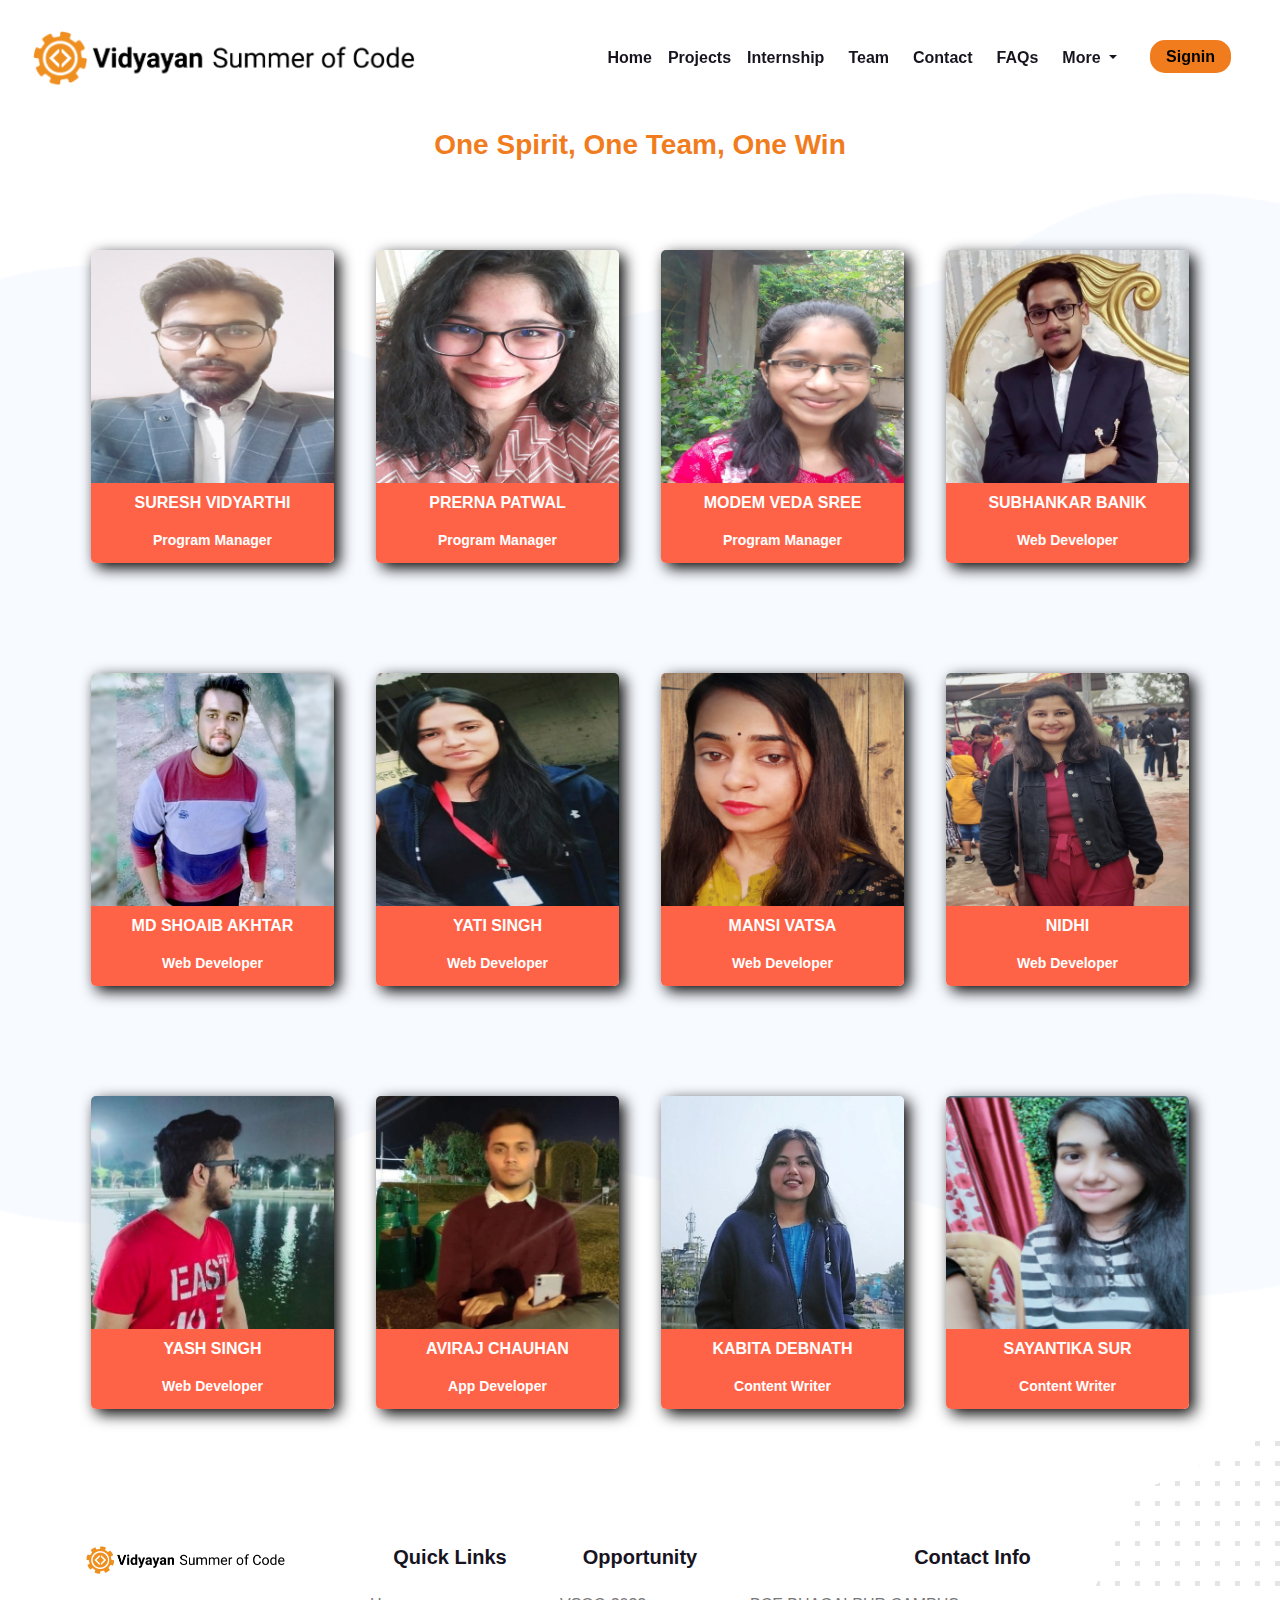
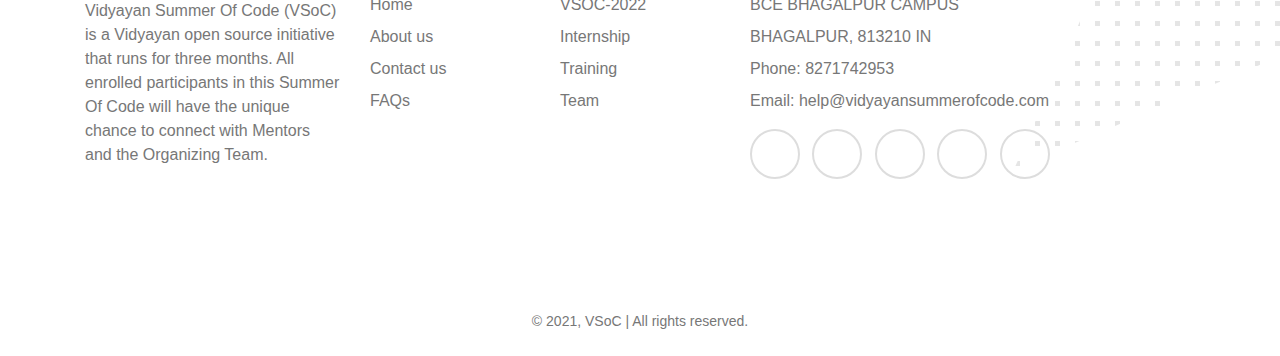
<file: team.html>
<!DOCTYPE html>
<html>

<head>
  <meta charset="utf-8">
  <meta http-equiv="X-UA-Compatible" content="IE=edge">
  <title>Team - Vidyayan Summer of Code - 2022</title>
  <meta name="description" content="">
  <meta name="viewport" content="width=device-width, initial-scale=1">
  <meta name="robots" content="all,follow">
  <!-- Bootstrap CSS-->
  <link rel="stylesheet" href="vendor/bootstrap/css/bootstrap.min.css">
  <!-- Owl Carousel-->
  <link rel="stylesheet" href="vendor/owl.carousel2/assets/owl.carousel.css">
  <link rel="stylesheet" href="vendor/owl.carousel2/assets/owl.theme.default.css">
  <!-- Modal Video-->
  <link rel="stylesheet" href="vendor/modal-video/css/modal-video.min.css">
  <!-- Google fonts-->
  <link rel="stylesheet" href="https://fonts.googleapis.com/css?family=Nunito:400,600,800&amp;display=swap">
  <!-- Device Mockup-->
  <link rel="stylesheet" href="css/device-mockups.css">
  <!-- theme stylesheet-->
  <link rel="stylesheet" href="css/style.default.css" id="theme-stylesheet">
  <!-- Custom stylesheet - for your changes-->
  <link rel="stylesheet" href="css/custom.css">
  <!-- Favicon-->
  <link rel="shortcut icon" href="img/p2.png">
  <!-- Tweaks for older IEs-->
  <!--[if lt IE 9]>
        <script src="https://oss.maxcdn.com/html5shiv/3.7.3/html5shiv.min.js"></script>
        <script src="https://oss.maxcdn.com/respond/1.4.2/respond.min.js"></script><![endif]-->

  <link rel="stylesheet" href="css/mycss.css">
  <style type="text/css">
    /*@import 'https://maxcdn.bootstrapcdn.com/bootstrap/3.3.5/css/bootstrap.min.css';
        @import 'https://maxcdn.bootstrapcdn.com/font-awesome/4.4.0/css/font-awesome.min.css';
        @import 'https://fonts.googleapis.com/css?family=Raleway:100,600';
        @import 'https://fonts.googleapis.com/css?family=Open+Sans:300';*/

    .team-img img {
      width: 100%;
      transition: .3s;
    }

    .single-team:hover .team-img img {
      transform: scale(1.1);
    }

    .team-content {
      height: 80px;
      width: 100%;
      position: absolute;
      text-align: center;
      overflow: hidden;
      bottom: 0;
      transition: all .4s;
      background: tomato;
      z-index: 5;
    }

    .single-team:hover .team-content {
      height: 112px;
    }

    .team-info {
      padding: 5px 20px 5px 20px;
      transition: all .5s;
    }

    .single-team:hover .team-content {
      background: #000;
    }

    .single-team .team-content .team-info h3 {
      text-transform: uppercase;
      color: #fff;
      font-size: 16px;
      margin: 5px;
    }

    .single-team:hover .team-info h3 {
      color: tomato;
    }

    .team-info p {
      margin-top: 15px;
      color: #fff;
    }

    .team-info h4 {
      margin-top: 20px;
      color: #fff;
      font-size: 14px;
    }

    .social a {
      text-decoration: none;
      color: #fff;
      font-size: 20px;
    }

    .team-text {
      color: #fff;
      padding: 0 10px 5px;
    }
  </style>
</head>

<body>
  <!-- navbar-->
  <header class="header">
    <nav class="navbar navbar-expand-lg fixed-top">
      <nav class="navbar-white bg-gray">
        <div class="container">
          <span class="navbar-brand mb-0 h2 main-logo"><a href="#"><img src="vsoclogo22/v-4nw.png"></a>
        </div>
      </nav>
      <button class="navbar-toggler navbar-toggler-left" type="button" data-toggle="collapse"
        data-target="#navbarSupportedContent" aria-controls="navbarSupportedContent" aria-expanded="false"
        aria-label="Toggle navigation"><i class="fas fa-bars"></i></button>
      <div class="collapse navbar-collapse" id="navbarSupportedContent">
        <ul class="navbar-nav ml-auto">
          <li class="nav-item"><a class="nav-link link-scroll" href="index.html">Home <span class="sr-only"></span></a>
          </li>
          <li class="nav-item"><a class="nav-link link-scroll" href="projects.html">Projects</a></li>
          <!-- <li class="nav-item"><a class="nav-link link-scroll mr-2" href="leaderboard.html">Leaderboard</a>
                    </li> -->
          <li class="nav-item"><a class="nav-link link-scroll mr-2" href="internship.html">Internship</a></li>
          <!-- <li class="nav-item"><a class="nav-link link-scroll mr-2" href="training.html">Training</a></li> -->
          <li class="nav-item"><a class="nav-link link-scroll mr-2 active" href="team.html">Team</a></li>
          <li class="nav-item"><a class="nav-link link-scroll mr-2" href="#vsoc_contact">Contact</a></li>
          <li class="nav-item"><a class="nav-link link-scroll mr-2" href="faqs.html">FAQs</a></li>
          <div class="dropdown nav-item">
            <a class="dropdown-toggle nav-link" href="#" role="button" id="dropdownMenuLink" data-toggle="dropdown"
              aria-haspopup="true" aria-expanded="false">
              More
            </a>

            <div class="dropdown-menu" aria-labelledby="dropdownMenuLink">
              <!--<a class="dropdown-item" href="#">About VSoC</a>-->
              <a class="dropdown-item" href="#">Campus Ambassador</a>
              <a class="dropdown-item" href="#">Careers</a>
              <a class="dropdown-item" href="#">Our Blog</a>
              <a class="dropdown-item" href="t&c.html">Terms & Conditions</a>
              <a class="dropdown-item" href="privacy.html">Privacy Policy</a>
              <!--<a class="dropdown-item" href="#">FAQs</a>-->
            </div>
          </div>

          <li class="btn "><a id="sign-up" class="link-scroll mr-2 py-2 px-3" href="#">Signin</a></li>

        </ul>
      </div>
      </div>
    </nav>
  </header>

  <section class="bg-center py-12" id="about"
    style="background: url(img/service-bg.svg) no-repeat; background-size: cover">
    <section class="about py-0">
      <div class="container-fluid">
        <p class="h6 text-uppercase text-primary"></p>
        <h3 class="mb-5 text-primary">One Spirit, One Team, One Win</h3>
        <!--<p class="mb-5 text-primary" style="text-align: center;padding-top: none; font-size: 18px;">One Spirit, One Team, One Win</p>-->
        <div class="team-area">
          <div class="container">
            <div class="row" style="height:30px;"></div>
            <div class="row">
              <!--== Single Team Item ==-->
              <div class="col-md-3">
                <div class="single-team" style="padding-bottom: 70px;
              position: relative;
              z-index: 1;
              overflow: hidden;
              margin-left: 6px;
              margin-right: 6px;
              margin-top: 10px;border-radius: 5px;
              box-shadow:5px 5px 15px #000;">
                  <div class="team-img" style="position: relative;
                z-index: 5;
                overflow: hidden;">
                    <img style="width: 100%;
                  transition: .3s;" src="/img/Suresh.png" alt="" class="img-responsive">
                  </div>
                  <div class="team-content">
                    <div class="team-info">
                      <h3>Suresh Vidyarthi</h3>
                      <h4>Program Manager</h4>
                    </div>
                    <div class="social">
                      <!--<p class="team-text">Lorem ipsum dolor sit amet, consectetur adipisicing elit. Nam quasi, vel.<br>-->
                      <a target="blank" href="https://github.com/sureshvidyarthi"><span
                          class="fab fa-github"></span></a>&nbsp;&nbsp;
                      <a target="blank" href="https://www.instagram.com/suresh.vidyarthi"><span
                          class="fab fa-instagram"></span></a>&nbsp;&nbsp;
                      <a target="blank" href="https://www.linkedin.com/in/suresh-vidyarthi-86aa65152/"><span
                          class="fab fa-linkedin"></span></a>
                    </div>
                  </div>
                </div>
              </div>
              <!--== Single Team Item ==-->
              <div class="col-md-3">
                <div class="single-team" style="padding-bottom: 70px;
                position: relative;
                z-index: 1;
                overflow: hidden;
                margin-left: 6px;
                margin-right: 6px;
                margin-top: 10px;border-radius: 5px;
                box-shadow:5px 5px 15px #000;">
                  <div class="team-img" style="position: relative;
                  z-index: 5;
                  overflow: hidden;">
                    <img style="width: 100%;
                    transition: .3s;" src="/img/Prerna.jpeg" alt="" class="img-responsive">
                  </div>
                  <div class="team-content">
                    <div class="team-info">
                      <h3>Prerna Patwal</h3>
                      <h4>Program Manager</h4>
                    </div>
                    <div class="social">
                      <!--<p class="team-text">Lorem ipsum dolor sit amet, consectetur adipisicing elit. Nam quasi, vel.<br>-->
                      <a href="https://github.com/prerna1610" target="blank"><span
                          class="fab fa-github"></span></a>&nbsp;&nbsp;
                      <a href="https://www.instagram.com/___prerna01___/" target="blank"><span
                          class="fab fa-instagram"></span></a>&nbsp;&nbsp;
                      <a href="http://www.linkedin.com/in/prerna-patwal-112501202" target="blank"><span
                          class="fab fa-linkedin"></span></a>
                    </div>
                  </div>
                </div>
              </div>
              <!--== Single Team Item ==-->
              <div class="col-md-3">
                <div class="single-team" style="padding-bottom: 70px;
                position: relative;
                z-index: 1;
                overflow: hidden;
                margin-left: 6px;
                margin-right: 6px;
                margin-top: 10px;border-radius: 5px;
                box-shadow:5px 5px 15px #000;">
                  <div class="team-img" style="position: relative;
                  z-index: 5;
                  overflow: hidden;">
                    <img style="width: 100%;
                    transition: .3s;" src="/img/Vedasree.jpg" alt="" class="img-responsive">
                  </div>
                  <div class="team-content">
                    <div class="team-info">
                      <h3>MODEM VEDA SREE</h3>
                      <h4>Program Manager</h4>
                    </div>
                    <div class="social">
                      <!--<p class="team-text">Lorem ipsum dolor sit amet, consectetur adipisicing elit. Nam quasi, vel.<br>-->
                      <a target="blank" href="https://github.com/Veda28"><span
                          class="fab fa-github"></span></a>&nbsp;&nbsp;
                      <a target="blank" href="https://www.instagram.com/veda_modem"><span
                          class="fab fa-instagram"></span></a>&nbsp;&nbsp;
                      <a target="blank" href="https://www.linkedin.com/in/veda-sree-a16762202"><span
                          class="fab fa-linkedin"></span></a>
                    </div>
                  </div>
                </div>
              </div>
              <!--== Single Team Item ==-->
              <div class="col-md-3">
                <div class="single-team" style="padding-bottom: 70px;
                position: relative;
                z-index: 1;
                overflow: hidden;
                margin-left: 6px;
                margin-right: 6px;
                margin-top: 10px;border-radius: 5px;
                box-shadow:5px 5px 15px #000;">
                  <div class="team-img" style="position: relative;
                  z-index: 5;
                  overflow: hidden;">
                    <img style="width: 100%;
                    transition: .3s;" src="/img/Subhankar.jpg" alt="" class="img-responsive">
                  </div>
                  <div class="team-content">
                    <div class="team-info">
                      <h3>Subhankar Banik</h3>
                      <h4>Web Developer</h4>
                    </div>
                    <div class="social">
                      <!--<p class="team-text">Lorem ipsum dolor sit amet, consectetur adipisicing elit. Nam quasi, vel.<br>-->
                      <a href="https://github.com/Subhankar-23"><span class="fab fa-github"></span></a>&nbsp;&nbsp;
                      <a href="https://www.instagram.com/invites/contact/?i=muhzmtke1t63&utm_content=bht0nem"><span
                          class="fab fa-instagram"></span></a>&nbsp;&nbsp;
                      <a href="https://www.linkedin.com/in/subhankar-banik-2643401b3"><span
                          class="fab fa-linkedin"></span></a>
                    </div>
                  </div>
                </div>
              </div>
            </div>

            <div class="row" style="height: 100px;"></div>
            <div class="row">
              <!--== Single Team Item ==-->

              <div class="col-md-3">
                <div class="single-team" style="padding-bottom: 70px;
              position: relative;
              z-index: 1;
              overflow: hidden;
              margin-left: 6px;
              margin-right: 6px;
              margin-top: 10px;border-radius: 5px;
              box-shadow:5px 5px 15px #000;">
                  <div class="team-img" style="position: relative;
                z-index: 5;
                overflow: hidden;">
                    <img style="width: 100%;
                  transition: .3s;" src="/img/Akhtar.png" alt="" class="img-responsive">
                  </div>
                  <div class="team-content">
                    <div class="team-info">
                      <h3>Md Shoaib Akhtar</h3>
                      <h4>Web Developer</h4>
                    </div>
                    <div class="social">
                      <!--<p class="team-text">Lorem ipsum dolor sit amet, consectetur adipisicing elit. Nam quasi, vel.<br>-->
                      <a target="blank" href="https://github.com/mdshoaibakhtar"><span
                          class="fab fa-github"></span></a>&nbsp;&nbsp;
                      <a target="blank" href="https://instagram.com/imdshoaibakhtar?utm_medium=copy_link"><span
                          class="fab fa-instagram"></span></a>&nbsp;&nbsp;
                      <a target="blank" href="https://www.linkedin.com/in/md-shoaib-akhtar"><span
                          class="fab fa-linkedin"></span></a>
                    </div>
                  </div>
                </div>
              </div>
              <!--== Single Team Item ==-->
              <div class="col-md-3">
                <div class="single-team" style="padding-bottom: 70px;
                position: relative;
                z-index: 1;
                overflow: hidden;
                margin-left: 6px;
                margin-right: 6px;
                margin-top: 10px;border-radius: 5px;
                box-shadow:5px 5px 15px #000;">
                  <div class="team-img" style="position: relative;
                  z-index: 5;
                  overflow: hidden;">
                    <img style="width: 100%;
                    transition: .3s;" src="/img/Yati Singh.jpg" alt="" class="img-responsive">
                  </div>
                  <div class="team-content">
                    <div class="team-info">
                      <h3>Yati Singh</h3>
                      <h4>Web Developer</h4>
                    </div>
                    <div class="social">
                      <!--<p class="team-text">Lorem ipsum dolor sit amet, consectetur adipisicing elit. Nam quasi, vel.<br>-->
                      <a target="blank" href="#"><span class="fab fa-github"></span></a>&nbsp;&nbsp;
                      <a target="blank" href="#"><span class="fab fa-instagram"></span></a>&nbsp;&nbsp;
                      <a target="blank" href="https://www.linkedin.com/in/yati-s-1b2625121"><span
                          class="fab fa-linkedin"></span></a>
                    </div>
                  </div>
                </div>
              </div>
              <!--== Single Team Item ==-->
              <div class="col-md-3">
                <div class="single-team" style="padding-bottom: 70px;
                position: relative;
                z-index: 1;
                overflow: hidden;
                margin-left: 6px;
                margin-right: 6px;
                margin-top: 10px;border-radius: 5px;
                box-shadow:5px 5px 15px #000;">
                  <div class="team-img" style="position: relative;
                  z-index: 5;
                  overflow: hidden;">
                    <img style="width: 100%;
                    transition: .3s;" src="/img/VatsaM.png" alt="" class="img-responsive">
                  </div>
                  <div class="team-content">
                    <div class="team-info">
                      <h3>Mansi Vatsa</h3>
                      <h4>Web Developer</h4>
                    </div>
                    <div class="social">
                      <!--<p class="team-text">Lorem ipsum dolor sit amet, consectetur adipisicing elit. Nam quasi, vel.<br>-->
                      <a target="blank" href="https://github.com/mansivatsa"><span
                          class="fab fa-github"></span></a>&nbsp;&nbsp;
                      <a target="blank"
                        href="https://www.instagram.com/p/CYL5CFxLPsxoC1mr-rR7SOtQVCDpjBQAcoAGkA0/?utm_medium=copy_link"><span
                          class="fab fa-instagram"></span></a>&nbsp;&nbsp;
                      <a target="blank" href="#"><span class="fab fa-linkedin"></span></a>
                    </div>
                  </div>
                </div>
              </div>

              <!--== Single Team Item ==-->
              <div class="col-md-3">
                <div class="single-team" style="padding-bottom: 70px;
                position: relative;
                z-index: 1;
                overflow: hidden;
                margin-left: 6px;
                margin-right: 6px;
                margin-top: 10px;border-radius: 5px;
                box-shadow:5px 5px 15px #000;">
                  <div class="team-img" style="position: relative;
                  z-index: 5;
                  overflow: hidden;">
                    <img style="width: 100%;
                    transition: .3s;" src="/img/nidhi.jpg" alt="" class="img-responsive">
                  </div>
                  <div class="team-content">
                    <div class="team-info">
                      <h3>Nidhi</h3>
                      <h4>Web Developer</h4>
                    </div>
                    <div class="social">
                      <!--<p class="team-text">Lorem ipsum dolor sit amet, consectetur adipisicing elit. Nam quasi, vel.<br>-->
                      <a target="blank" href="https://github.com/ni-dhi"><span
                          class="fab fa-github"></span></a>&nbsp;&nbsp;
                      <a target="blank" href="#"><span class="fab fa-instagram"></span></a>&nbsp;&nbsp;
                      <a target="blank" href="https://www.linkedin.com/in/nidhikashayp"><span
                          class="fab fa-linkedin"></span></a>
                    </div>
                  </div>
                </div>
              </div>
            </div>

            <div class="row" style="height: 100px;"></div>
            <div class="row">
              <!--== Single Team Item ==-->

              <div class="col-md-3">
                <div class="single-team" style="padding-bottom: 70px;
              position: relative;
              z-index: 1;
              overflow: hidden;
              margin-left: 6px;
              margin-right: 6px;
              margin-top: 10px;border-radius: 5px;
              box-shadow:5px 5px 15px #000;">
                  <div class="team-img" style="position: relative;
                z-index: 5;
                overflow: hidden;">
                    <img style="width: 100%;
                  transition: .3s;" src="/img/Yash.jpg" alt="" class="img-responsive">
                  </div>
                  <div class="team-content">
                    <div class="team-info">
                      <h3>Yash Singh</h3>
                      <h4>Web Developer</h4>
                    </div>
                    <div class="social">
                      <!--<p class="team-text">Lorem ipsum dolor sit amet, consectetur adipisicing elit. Nam quasi, vel.<br>-->
                      <a target="blank" href="https://github.com/yashsingh-0"><span
                          class="fab fa-github"></span></a>&nbsp;&nbsp;
                      <a target="blank" href="https://www.instagram.com/yash_ku_/"><span
                          class="fab fa-instagram"></span></a>&nbsp;&nbsp;
                      <a target="blank" href="https://www.linkedin.com/in/yash-singh-893b42224/"><span
                          class="fab fa-linkedin"></span></a>
                    </div>
                  </div>
                </div>
              </div>
              <!--== Single Team Item ==-->
              <div class="col-md-3">
                <div class="single-team" style="padding-bottom: 70px;
                position: relative;
                z-index: 1;
                overflow: hidden;
                margin-left: 6px;
                margin-right: 6px;
                margin-top: 10px;border-radius: 5px;
                box-shadow:5px 5px 15px #000;">
                  <div class="team-img" style="position: relative;
                  z-index: 5;
                  overflow: hidden;">
                    <img style="width: 100%;
                    transition: .3s;" src="/img/aviraj.jpeg" alt="" class="img-responsive">
                  </div>
                  <div class="team-content">
                    <div class="team-info">
                      <h3>Aviraj Chauhan</h3>
                      <h4>App Developer</h4>
                    </div>
                    <div class="social">
                      <!--<p class="team-text">Lorem ipsum dolor sit amet, consectetur adipisicing elit. Nam quasi, vel.<br>-->
                      <a target="blank" href="https://github.com/Aviraj-create"><span
                          class="fab fa-github"></span></a>&nbsp;&nbsp;
                      <a target="blank" href="#"><span class="fab fa-instagram"></span></a>&nbsp;&nbsp;
                      <a target="blank" href="http://linkedin.com/in/aviraj-singh-chauhan-48500920a"><span
                          class="fab fa-linkedin"></span></a>
                    </div>
                  </div>
                </div>
              </div>
              <!--== Single Team Item ==-->
              <div class="col-md-3">
                <div class="single-team" style="padding-bottom: 70px;
                position: relative;
                z-index: 1;
                overflow: hidden;
                margin-left: 6px;
                margin-right: 6px;
                margin-top: 10px;border-radius: 5px;
                box-shadow:5px 5px 15px #000;">
                  <div class="team-img" style="position: relative;
                  z-index: 5;
                  overflow: hidden;">
                    <img style="width: 100%;
                    transition: .3s;" src="/img/Kabita.jpeg" alt="" class="img-responsive">
                  </div>
                  <div class="team-content">
                    <div class="team-info">
                      <h3>Kabita Debnath</h3>
                      <h4>Content Writer</h4>
                    </div>
                    <div class="social">
                      <!--<p class="team-text">Lorem ipsum dolor sit amet, consectetur adipisicing elit. Nam quasi, vel.<br>-->
                      <a target="blank" href="#"><span class="fab fa-github"></span></a>&nbsp;&nbsp;
                      <a target="blank" href="https://instagram.com/kabita.debnath.8?utm_medium=copy_link"><span
                          class="fab fa-instagram"></span></a>&nbsp;&nbsp;
                      <a target="blank" href="https://www.linkedin.com/in/kabita-debnath-79b6081b9"><span
                          class="fab fa-linkedin"></span></a>
                    </div>
                  </div>
                </div>
              </div>

              <!--== Single Team Item ==-->
              <div class="col-md-3">
                <div class="single-team" style="padding-bottom: 70px;
                position: relative;
                z-index: 1;
                overflow: hidden;
                margin-left: 6px;
                margin-right: 6px;
                margin-top: 10px;border-radius: 5px;
                box-shadow:5px 5px 15px #000;">
                  <div class="team-img" style="position: relative;
                  z-index: 5;
                  overflow: hidden;">
                    <img style="width: 100%;
                    transition: .3s;" src="/img/Sayantika.png" alt="" class="img-responsive">
                  </div>
                  <div class="team-content">
                    <div class="team-info">
                      <h3>Sayantika Sur</h3>
                      <h4>Content Writer</h4>
                    </div>
                    <div class="social">
                      <!--<p class="team-text">Lorem ipsum dolor sit amet, consectetur adipisicing elit. Nam quasi, vel.<br>-->
                      <a target="blank" href="#"><span class="fab fa-github"></span></a>&nbsp;&nbsp;
                      <a target="blank" href="https://instagram.com/sayantika.sur?utm_medium=copy_link"><span
                          class="fab fa-instagram"></span></a>&nbsp;&nbsp;
                      <a target="blank" href="https://www.linkedin.com/in/sayantika-sur-9937ba220"><span
                          class="fab fa-linkedin"></span></a>
                    </div>
                  </div>
                </div>
              </div>
            </div>
          </div>
        </div>

      </div>
    </section>
  </section>


  <!-- Footer part  -->
  <footer class="with-pattern-1 position-relative" id="vsoc_contact">
    <div class="container section-padding-y">
      <div class="row">
        <div class="col-lg-3 mb-4 mb-lg-0"><img class="mb-4" src="vsoclogo22/v-4nw.png" alt="" width="200">
          <p class="text-muted">Vidyayan Summer Of Code (VSoC) is a Vidyayan open source initiative that runs
            for three months. All enrolled participants in this Summer Of Code will have the unique chance
            to connect with Mentors and the Organizing Team.
          </p>
        </div>
        <div class="col-lg-2 mb-4 mb-lg-0">
          <h2 class="h5 mb-4">Quick Links</h2>
          <div class="d-flex">
            <ul class="list-unstyled d-inline-block mr-4 mb-0">
              <li class="mb-2"><a class="footer-link" href="#">Home</a></li>
              <li class="mb-2"><a class="footer-link" href="/about.html">About us</a></li>
              <li class="mb-2"><a class="footer-link" href="#">Contact us</a></li>
              <li class="mb-2"><a class="footer-link" href="#">FAQs</a></li>
            </ul>
          </div>
        </div>
        <div class="col-lg-2 mb-4 mb-lg-0">
          <h2 class="h5 mb-4">Opportunity</h2>
          <div class="d-flex">
            <ul class="list-unstyled mr-4 mb-0">
              <li class="mb-2"><a class="footer-link" href="#">VSOC-2022</a></li>
              <li class="mb-2"><a class="footer-link" href="#">Internship</a></li>
              <li class="mb-2"><a class="footer-link" href="#">Training</a></li>
              <li class="mb-2"><a class="footer-link" href="#">Team</a></li>
            </ul>
          </div>
        </div>
        <div class="col-lg-5">
          <h2 class="h5 mb-4">Contact Info</h2>
          <ul class="list-unstyled mr-4 mb-3">
            <li class="mb-2 text-muted">BCE BHAGALPUR CAMPUS</li>
            <li class="mb-2 text-muted">BHAGALPUR, 813210 IN</li>
            <li class="mb-2"><a class="footer-link" href="tel:8271742953">Phone: 8271742953</a></li>
            <li class="mb-2"><a class="footer-link" href="email:contact@vidyayan.in">Email:
                help@vidyayansummerofcode.com</a></li>
          </ul>
          <ul class="list-inline mb-0">
            <li class="list-inline-item"><a class="social-link" href="https://www.facebook.com/vidyayan.edu"><i
                  class="fab fa-facebook-f"></i></a></li>
            <li class="list-inline-item"><a class="social-link" href="https://www.linkedin.com/company/vidyayan"><i
                  class="fab fa-linkedin-in"></i></a>
            </li>
            <li class="list-inline-item"><a class="social-link" href="https://twitter.com/Vidyayan2"><i
                  class="fab fa-twitter"></i></a></li>
            <li class="list-inline-item"><a class="social-link" href="https://www.instagram.com/vidyayan_edu/"><i
                  class="fab fa-instagram"></i></a></li>
            <li class="list-inline-item"><a class="social-link" href="mailto:contact@vidyayan.in"><i
                  class="fab fa-google-plus"></i></a></li>

          </ul>
        </div>
      </div>
    </div>
    <div class="copyrights">
      <div class="container text-center py-4">
        <p class="mb-0 text-muted text-sm">&copy; 2021, VSoC | All rights reserved.</p>
      </div>
    </div>
  </footer>



  <!-- JavaScript files-->
  <script src="vendor/jquery/jquery.min.js"></script>
  <script src="vendor/bootstrap/js/bootstrap.bundle.min.js"></script>
  <script src="vendor/owl.carousel2/owl.carousel.min.js"></script>
  <script src="vendor/modal-video/js/modal-video.js"></script>
  <script src="js/front.js"></script>
  <script>
    // ------------------------------------------------------- //
    //   Inject SVG Sprite - 
    //   see more here 
    //   https://css-tricks.com/ajaxing-svg-sprite/
    // ------------------------------------------------------ //
    function injectSvgSprite(path) {

      var ajax = new XMLHttpRequest();
      ajax.open("GET", path, true);
      ajax.send();
      ajax.onload = function (e) {
        var div = document.createElement("div");
        div.className = 'd-none';
        div.innerHTML = ajax.responseText;
        document.body.insertBefore(div, document.body.childNodes[0]);
      }
    }
    // this is set to BootstrapTemple website as you cannot 
    // inject local SVG sprite (using only 'icons/orion-svg-sprite.svg' path)
    // while using file:// protocol
    // pls don't forget to change to your domain :)
    injectSvgSprite('https://bootstraptemple.com/files/icons/orion-svg-sprite.svg');

  </script>
  <!-- FontAwesome CSS - loading as last, so it doesn't block rendering-->
  <link rel="stylesheet" href="https://use.fontawesome.com/releases/v5.7.1/css/all.css"
    integrity="sha384-fnmOCqbTlWIlj8LyTjo7mOUStjsKC4pOpQbqyi7RrhN7udi9RwhKkMHpvLbHG9Sr" crossorigin="anonymous">
</body>

</html>
</file>
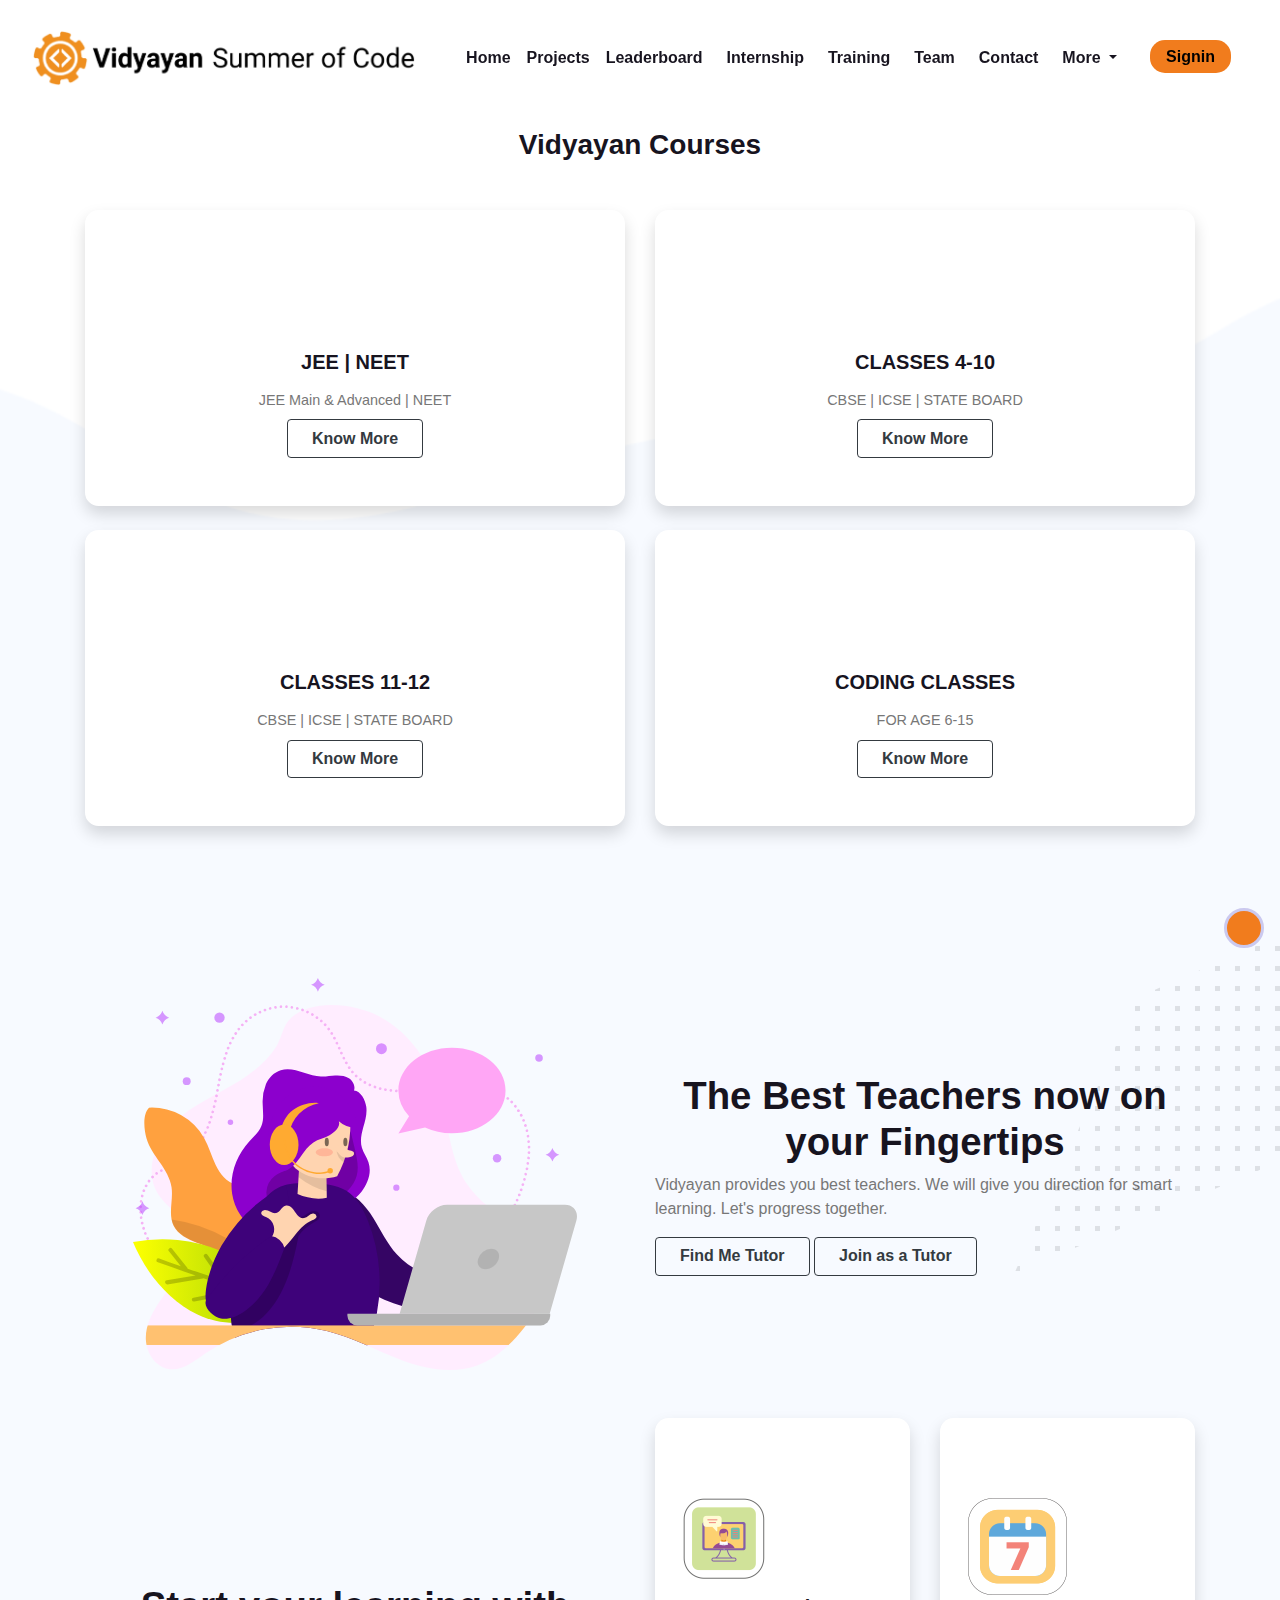
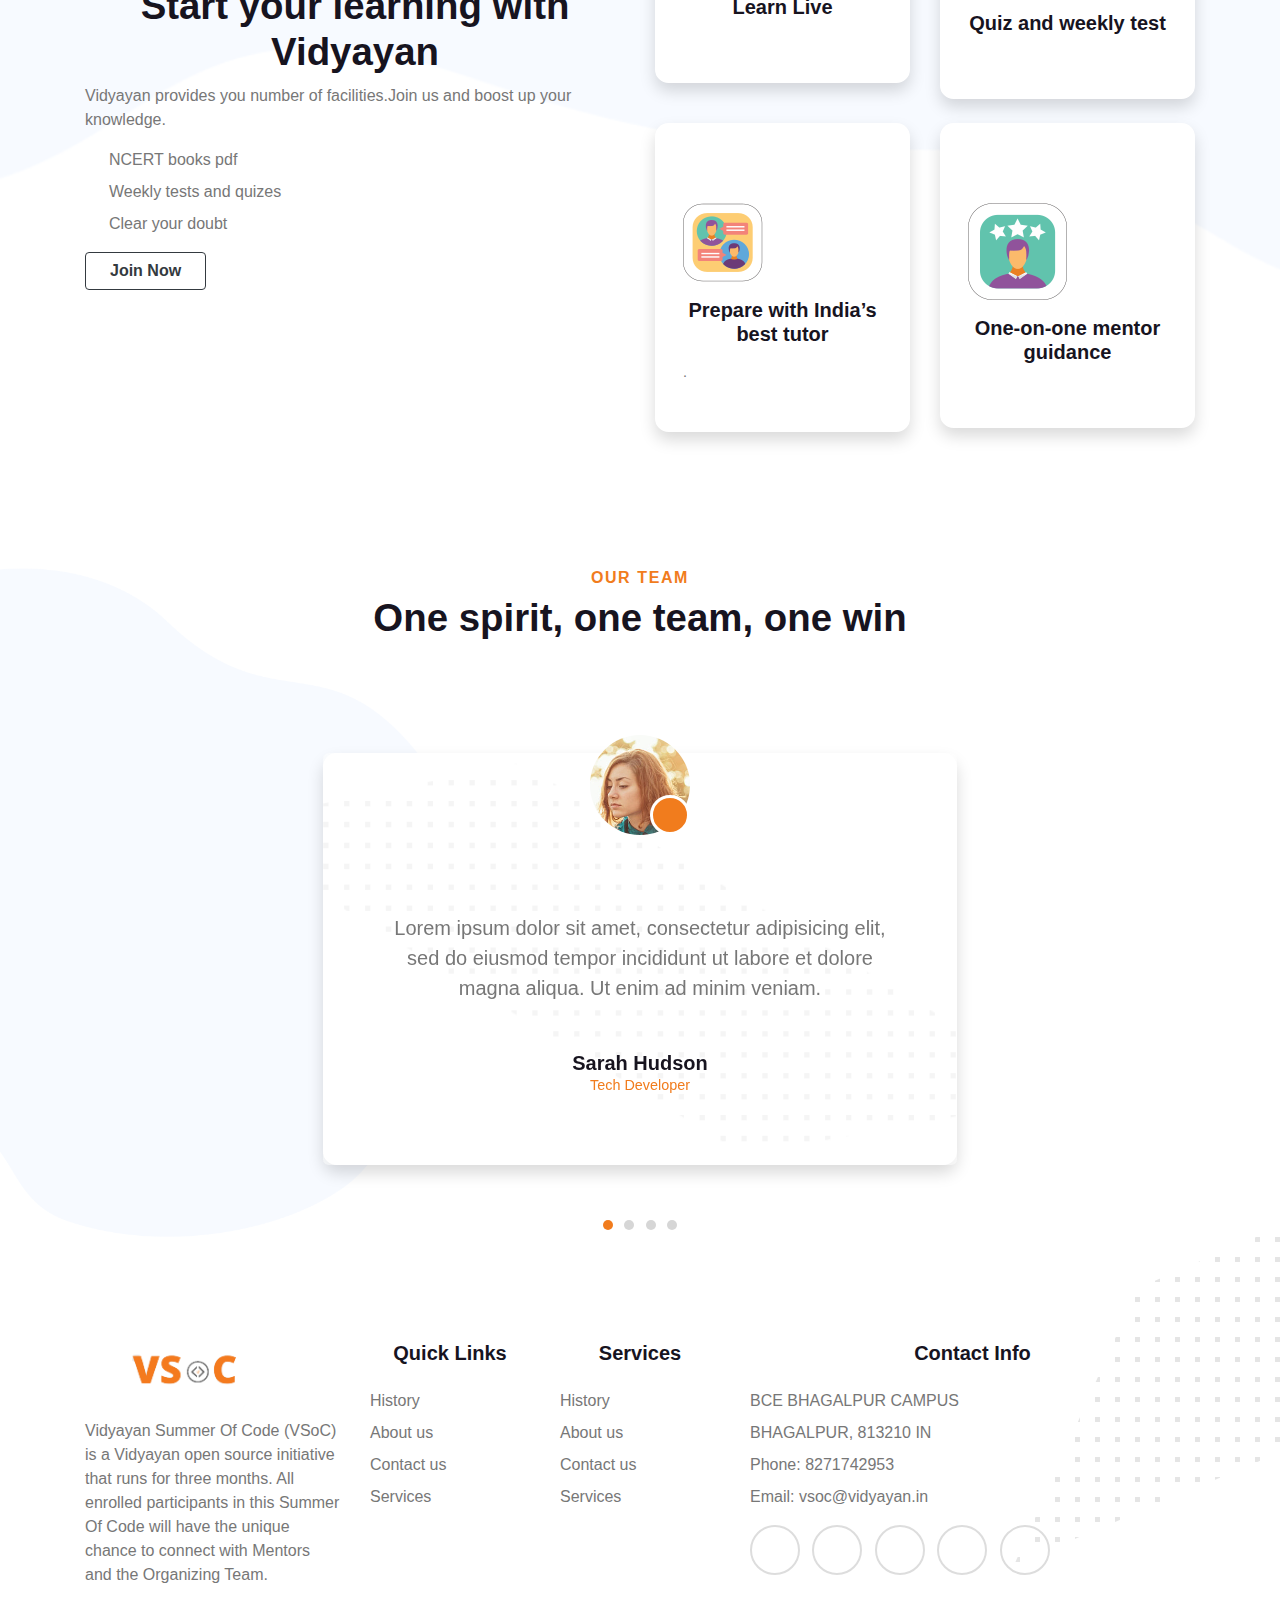
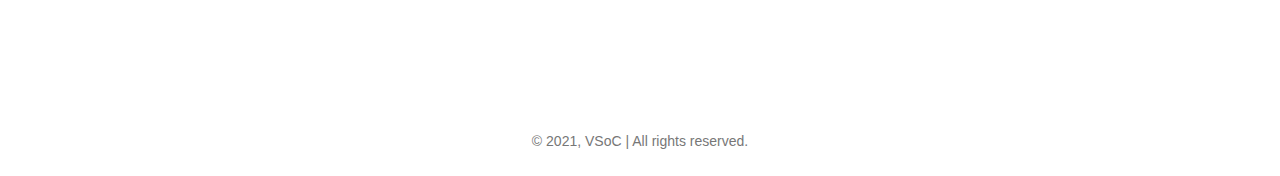
<file: training.html>
<!DOCTYPE html>
<html>

<head>
    <meta charset="utf-8">
    <meta http-equiv="X-UA-Compatible" content="IE=edge">
    <title>Training - Vidyayan summer of Code - 2022</title>
    <meta name="description" content="">
    <meta name="viewport" content="width=device-width, initial-scale=1">
    <meta name="robots" content="all,follow">
    <!-- Bootstrap CSS-->
    <link rel="stylesheet" href="vendor/bootstrap/css/bootstrap.min.css">
    <!-- Owl Carousel-->
    <link rel="stylesheet" href="vendor/owl.carousel2/assets/owl.carousel.css">
    <link rel="stylesheet" href="vendor/owl.carousel2/assets/owl.theme.default.css">
    <!-- Modal Video-->
    <link rel="stylesheet" href="vendor/modal-video/css/modal-video.min.css">
    <!-- Google fonts-->
    <link rel="stylesheet" href="https://fonts.googleapis.com/css?family=Nunito:400,600,800&amp;display=swap">
    <!-- Device Mockup-->
    <link rel="stylesheet" href="css/device-mockups.css">
    <!-- theme stylesheet-->
    <link rel="stylesheet" href="css/style.default.css" id="theme-stylesheet">
    <!-- Custom stylesheet - for your changes-->
    <link rel="stylesheet" href="css/custom.css">
    <!-- Favicon-->
    <link rel="shortcut icon" href="img/p2.png">
    <!-- Tweaks for older IEs-->
    <!--[if lt IE 9]>
        <script src="https://oss.maxcdn.com/html5shiv/3.7.3/html5shiv.min.js"></script>
        <script src="https://oss.maxcdn.com/respond/1.4.2/respond.min.js"></script><![endif]-->
</head>

<body>
    <!-- navbar-->
    <header class="header">
        <nav class="navbar navbar-expand-lg fixed-top">
            <nav class="navbar-white bg-gray">
                <div class="container">
                    <span class="navbar-brand mb-0 h2 main-logo"><a href="#"><img src="vsoclogo22/v-4nw.png"></a>
                </div>
            </nav>
            <button class="navbar-toggler navbar-toggler-left" type="button" data-toggle="collapse"
                data-target="#navbarSupportedContent" aria-controls="navbarSupportedContent" aria-expanded="false"
                aria-label="Toggle navigation"><i class="fas fa-bars"></i></button>
            <div class="collapse navbar-collapse" id="navbarSupportedContent">
                <ul class="navbar-nav ml-auto">
                    <li class="nav-item"><a class="nav-link link-scroll" href="index.html">Home <span
                                class="sr-only"></span></a>
                    </li>
                    <li class="nav-item"><a class="nav-link link-scroll" href="projects.html">Projects</a></li>
                    <li class="nav-item"><a class="nav-link link-scroll mr-2" href="leaderboard.html">Leaderboard</a>
                    </li>
                    <li class="nav-item"><a class="nav-link link-scroll mr-2" href="internship.html">Internship</a></li>
                    <li class="nav-item"><a class="nav-link link-scroll mr-2 active" href="training.html">Training</a>
                    </li>
                    <li class="nav-item"><a class="nav-link link-scroll mr-2" href="team.html">Team</a></li>
                    <li class="nav-item"><a class="nav-link link-scroll mr-2" href="#vsoc_contact">Contact</a></li>

                    <div class="dropdown nav-item">
                        <a class="dropdown-toggle nav-link" href="#" role="button" id="dropdownMenuLink"
                            data-toggle="dropdown" aria-haspopup="true" aria-expanded="false">
                            More
                        </a>

                        <div class="dropdown-menu" aria-labelledby="dropdownMenuLink">
                            <!--<a class="dropdown-item" href="#">About VSoC</a>-->
                            <a class="dropdown-item" href="#">Campus Ambassador</a>
                            <a class="dropdown-item" href="#">Careers</a>
                            <a class="dropdown-item" href="#">Our Blog</a>
                            <a class="dropdown-item" href="t&c.html">Terms & Conditions</a>
                            <a class="dropdown-item" href="privacy.html">Privacy Policy</a>
                            <!--<a class="dropdown-item" href="#">FAQs</a>-->
                        </div>
                    </div>

                    <li class="btn "><a id="sign-up" class="link-scroll mr-2 py-2 px-3" href="#">Signin</a></li>

                </ul>
            </div>
            </div>
        </nav>
    </header>
    <section class="bg-center py-12" id="about"
        style="background: url(img/service-bg.svg) no-repeat; background-size: cover">
        <section class="about py-0">
            <div class="container">
                <p class="h6 text-uppercase text-primary"></p>
                <h3 class="mb-5">Vidyayan Courses</h3>
                <div class="row pb-5">
                    <div class="col-lg-6 col-sm-6 mb-4">
                        <!-- Services Item-->
                        <div class="card border-0 shadow rounded-lg text-center px-2">
                            <div class="card-body px py-5">
                                <svg class="svg-icon" style="width:40px;height:40px;color:#ff904e">
                                    <use xlink:href="#document-saved-1"> </use>
                                </svg>
                                <h2 class="h5 font-weight-normal h4 my-3">JEE | NEET</h2>
                                <p class="text-small mb-0 text-muted my-2">JEE Main & Advanced | NEET</p>
                                <a class="btn btn-outline-dark" href="#" role="button">Know More</a>
                            </div>
                        </div>
                    </div>
                    <div class="col-lg-6 col-sm-6 mb-4">
                        <!-- Services Item-->
                        <div class="card border-0 shadow rounded-lg text-center px-2">
                            <div class="card-body px py-5">
                                <svg class="svg-icon" style="width:40px;height:40px;color:#39f8d2">
                                    <use xlink:href="#map-marker-1"> </use>
                                </svg>
                                <h2 class="h5 font-weight-normal h4 my-3">CLASSES 4-10</h2>
                                <p class="text-small mb-0 text-muted my-2">CBSE | ICSE | STATE BOARD</p>
                                <a class="btn btn-outline-dark" href="#" role="button">Know More</a>
                            </div>
                        </div>
                    </div>
                    <div class="col-lg-6 col-sm-6 mb-4">
                        <!-- Services Item-->
                        <div class="card border-0 shadow rounded-lg text-center px-2">
                            <div class="card-body px py-5">
                                <svg class="svg-icon" style="width:40px;height:40px;color:#8190ff">
                                    <use xlink:href="#sorting-1"> </use>
                                </svg>
                                <h3 class="h5 font-weight-normal h4 my-3">CLASSES 11-12</h3>
                                <p class="text-small mb-0 text-muted my-2">CBSE | ICSE | STATE BOARD</p>
                                <a class="btn btn-outline-dark" href="#" role="button">Know More</a>
                            </div>
                        </div>
                    </div>
                    <div class="col-lg-6 col-sm-6 mb-4">
                        <!-- Services Item-->
                        <div class="card border-0 shadow rounded-lg text-center px-2">
                            <div class="card-body px py-5">
                                <svg class="svg-icon" style="width:40px;height:40px;color:#ff634b">
                                    <use xlink:href="#arrow-target-1"> </use>
                                </svg>
                                <h3 class="h5 font-weight-normal h4 my-3">CODING CLASSES</h3>
                                <p class="text-small mb-0 text-muted my-2">FOR AGE 6-15</p>
                                <a class="btn btn-outline-dark" href="#" role="button">Know More</a>
                            </div>
                        </div>
                    </div>
                </div>
            </div>
        </section>
        <section class="with-pattern-1" id="services">
            <div class="container">
                <div class="row align-items-center mb-5">
                    <div class="col-lg-6 mb-5 mb-lg-0"><img class="img-fluid w-100 px-lg-5" src="img/objects.svg"
                            alt=""></div>
                    <div class="col-lg-6">
                        <h2>The Best Teachers now on your Fingertips</h2>
                        <p class="text-muted">Vidyayan provides you best teachers. We will give you direction for smart
                            learning.
                            Let's progress together.</p>
                        <a class="btn btn-outline-dark" href="https://forms.gle/Zz7f7epQdmjs85Bo9" role="button">Find Me
                            Tutor</a>
                        <a class="btn btn-outline-dark" href="https://forms.gle/Znh3fZasXjwnMRm2A" role="button">Join as
                            a Tutor</a>

                    </div>
                </div>
                <div class="row align-items-center">
                    <div class="col-lg-6 mb-5 mb-lg-0">
                        <h2>Start your learning with Vidyayan</h2>
                        <p class="text-muted">Vidyayan provides you number of facilities.Join us and boost up your
                            knowledge.</p>
                        <ul class="list-check">
                            <li class="text-muted mb-2">NCERT books pdf</li>
                            <li class="text-muted mb-2">Weekly tests and quizes</li>
                            <li class="text-muted mb-2">Clear your doubt</li>
                        </ul>
                        <a class="btn btn-outline-dark" href="#" role="button">Join Now</a>
                    </div>
                    <div class="col-lg-6">
                        <div class="row">
                            <div class="col-lg-6 col-sm-6 mb-4">
                                <!-- Services Item-->
                                <div class="card border-0 shadow rounded-lg text-left px-2">
                                    <div class="card-body px py-5">
                                        <img src="/img/guidance-icon.png" alt="">
                                        <h3 class="h5 font-weight-normal h4 my-3">Learn Live</h3>
                                        <p class="text-small mb-0 text-muted"></p>
                                    </div>
                                </div>
                            </div>
                            <div class="col-lg-6 col-sm-6 mb-4">
                                <!-- Services Item-->
                                <div class="card border-0 shadow rounded-lg text-left px-2">
                                    <div class="card-body px py-5">
                                        <img src="/img/weekday-icon.png" alt="">
                                        <h3 class="h5 font-weight-normal h4 my-3">Quiz and weekly test</h3>
                                        <p class="text-small mb-0 text-muted"></p>
                                    </div>
                                </div>
                            </div>
                            <div class="col-lg-6 col-sm-6 mb-4">
                                <!-- Services Item-->
                                <div class="card border-0 shadow rounded-lg text-left px-2">
                                    <div class="card-body px py-5">
                                        <img src="/img/doubts-icon.png" alt="">
                                        <h3 class="h5 font-weight-normal h4 my-3">Prepare with India’s best tutor</h3>
                                        <p class="text-small mb-0 text-muted">.</p>
                                    </div>
                                </div>
                            </div>
                            <div class="col-lg-6 col-sm-6">
                                <!-- Services Item-->
                                <div class="card border-0 shadow rounded-lg text-left px-2">
                                    <div class="card-body px py-5">
                                        <img src="/img/classes-icon.png" alt="">
                                        <h3 class="h5 font-weight-normal h4 my-3">One-on-one
                                            mentor guidance</h3>
                                        <p class="text-small mb-0 text-muted"></p>
                                    </div>
                                </div>
                            </div>
                        </div>
                    </div>
                </div>
            </div>
        </section>
    </section>
    <section class="p-0" id="testimonials"
        style="background: url(img/testimonials-bg.png) no-repeat; background-size: 40% 100%; background-position: left center">
        <div class="container text-center">
            <p class="h6 text-uppercase text-primary">Our Team</p>
            <h2 class="mb-5">One spirit, one team, one win</h2>
            <div class="row">
                <div class="col-lg-8 mx-auto">
                    <div class="owl-carousel owl-theme testimonials-slider">
                        <div class="mx-3 mx-lg-5 my-5 pt-3">
                            <div class="card shadow rounded-lg px-4 py-5 px-lg-5 with-pattern bg-white border-0">
                                <div class="card-body index-forward pt-5 rounded-lg">
                                    <div class="testimonial-img"><img class="rounded-circle" src="img/avatar-1.jpg"
                                            alt="" /></div>
                                    <p class="lead text-muted mb-5">Lorem ipsum dolor sit amet, consectetur adipisicing
                                        elit, sed do
                                        eiusmod tempor incididunt ut labore et dolore magna aliqua. Ut enim ad minim
                                        veniam.</p>
                                    <h5 class="font-weight-bold mb-0">Sarah Hudson</h5>
                                    <p class="text-primary mb-0 text-small">Tech Developer</p>
                                </div>
                            </div>
                        </div>
                        <div class="mx-3 mx-lg-5 my-5 pt-3">
                            <div class="card shadow rounded-lg px-4 py-5 px-lg-5 with-pattern bg-white border-0">
                                <div class="card-body index-forward pt-5 rounded-lg">
                                    <div class="testimonial-img"><img class="rounded-circle" src="img/avatar-2.png"
                                            alt="" /></div>
                                    <p class="lead text-muted mb-5">Lorem ipsum dolor sit amet, consectetur adipisicing
                                        elit, sed do
                                        eiusmod tempor incididunt ut labore et dolore magna aliqua. Ut enim ad minim
                                        veniam.</p>
                                    <h5 class="font-weight-bold mb-0">Frank Smith</h5>
                                    <p class="text-primary mb-0 text-small">Tech Developer</p>
                                </div>
                            </div>
                        </div>
                        <div class="mx-3 mx-lg-5 my-5 pt-3">
                            <div class="card shadow rounded-lg px-4 py-5 px-lg-5 with-pattern bg-white border-0">
                                <div class="card-body index-forward pt-5 rounded-lg">
                                    <div class="testimonial-img"><img class="rounded-circle" src="img/avatar-1.jpg"
                                            alt="" /></div>
                                    <p class="lead text-muted mb-5">Lorem ipsum dolor sit amet, consectetur adipisicing
                                        elit, sed do
                                        eiusmod tempor incididunt ut labore et dolore magna aliqua. Ut enim ad minim
                                        veniam.</p>
                                    <h5 class="font-weight-bold mb-0">Sarah Hudson</h5>
                                    <p class="text-primary mb-0 text-small">Tech Developer</p>
                                </div>
                            </div>
                        </div>
                        <div class="mx-3 mx-lg-5 my-5 pt-3">
                            <div class="card shadow rounded-lg px-4 py-5 px-lg-5 with-pattern bg-white border-0">
                                <div class="card-body index-forward pt-5 rounded-lg">
                                    <div class="testimonial-img"><img class="rounded-circle" src="img/avatar-2.png"
                                            alt="" /></div>
                                    <p class="lead text-muted mb-5">Lorem ipsum dolor sit amet, consectetur adipisicing
                                        elit, sed do
                                        eiusmod tempor incididunt ut labore et dolore magna aliqua. Ut enim ad minim
                                        veniam.</p>
                                    <h5 class="font-weight-bold mb-0">Frank Smith</h5>
                                    <p class="text-primary mb-0 text-small">Tech Developer</p>
                                </div>
                            </div>
                        </div>
                    </div>
                </div>
            </div>
        </div>
    </section><a class="scropll-top-btn" id="scrollTop" href="#"><i class="fas fa-long-arrow-alt-up"></i></a>
    <footer class="with-pattern-1 position-relative">
        <div class="container section-padding-y">
            <div class="row">
                <div class="col-lg-3 mb-4 mb-lg-0"><img class="mb-4" src="main_logo.png" alt="" width="200">
                    <p class="text-muted">Vidyayan Summer Of Code (VSoC) is a Vidyayan open source initiative that runs
                        for three months. All enrolled participants in this Summer Of Code will have the unique chance
                        to connect with Mentors and the Organizing Team.


                    </p>
                </div>
                <div class="col-lg-2 mb-4 mb-lg-0">
                    <h2 class="h5 mb-4">Quick Links</h2>
                    <div class="d-flex">
                        <ul class="list-unstyled d-inline-block mr-4 mb-0">
                            <li class="mb-2"><a class="footer-link" href="#">History </a></li>
                            <li class="mb-2"><a class="footer-link" href="/about.html">About us</a></li>
                            <li class="mb-2"><a class="footer-link" href="#">Contact us</a></li>
                            <li class="mb-2"><a class="footer-link" href="#">Services</a></li>
                        </ul>
                    </div>
                </div>
                <div class="col-lg-2 mb-4 mb-lg-0">
                    <h2 class="h5 mb-4">Services</h2>
                    <div class="d-flex">
                        <ul class="list-unstyled mr-4 mb-0">
                            <li class="mb-2"><a class="footer-link" href="#">History </a></li>
                            <li class="mb-2"><a class="footer-link" href="#">About us</a></li>
                            <li class="mb-2"><a class="footer-link" href="#">Contact us</a></li>
                            <li class="mb-2"><a class="footer-link" href="#">Services</a></li>
                        </ul>
                    </div>
                </div>
                <div class="col-lg-5">
                    <h2 class="h5 mb-4">Contact Info</h2>
                    <ul class="list-unstyled mr-4 mb-3">
                        <li class="mb-2 text-muted">BCE BHAGALPUR CAMPUS</li>
                        <li class="mb-2 text-muted">BHAGALPUR, 813210 IN</li>
                        <li class="mb-2"><a class="footer-link" href="tel:8271742953">Phone: 8271742953</a></li>
                        <li class="mb-2"><a class="footer-link" href="email:contact@vidyayan.in">Email:
                                vsoc@vidyayan.in</a></li>
                    </ul>
                    <ul class="list-inline mb-0">
                        <li class="list-inline-item"><a class="social-link"
                                href="https://www.facebook.com/vidyayan.edu"><i class="fab fa-facebook-f"></i></a></li>
                        <li class="list-inline-item"><a class="social-link"
                                href="https://www.linkedin.com/company/vidyayan"><i class="fab fa-linkedin-in"></i></a>
                        </li>
                        <li class="list-inline-item"><a class="social-link" href="https://twitter.com/Vidyayan2"><i
                                    class="fab fa-twitter"></i></a></li>
                        <li class="list-inline-item"><a class="social-link"
                                href="https://www.instagram.com/vidyayan_edu/"><i class="fab fa-instagram"></i></a></li>
                        <li class="list-inline-item"><a class="social-link" href="mailto:contact@vidyayan.in"><i
                                    class="fab fa-google-plus"></i></a></li>

                    </ul>
                </div>
            </div>
        </div>
        <div class="copyrights">
            <div class="container text-center py-4">
                <p class="mb-0 text-muted text-sm">&copy; 2021, VSoC | All rights reserved.</p>
            </div>
        </div>
    </footer>



    <!-- JavaScript files-->
    <script src="vendor/jquery/jquery.min.js"></script>
    <script src="vendor/bootstrap/js/bootstrap.bundle.min.js"></script>
    <script src="vendor/owl.carousel2/owl.carousel.min.js"></script>
    <script src="vendor/modal-video/js/modal-video.js"></script>
    <script src="js/front.js"></script>
    <script>
        // ------------------------------------------------------- //
        //   Inject SVG Sprite - 
        //   see more here 
        //   https://css-tricks.com/ajaxing-svg-sprite/
        // ------------------------------------------------------ //
        function injectSvgSprite(path) {

            var ajax = new XMLHttpRequest();
            ajax.open("GET", path, true);
            ajax.send();
            ajax.onload = function (e) {
                var div = document.createElement("div");
                div.className = 'd-none';
                div.innerHTML = ajax.responseText;
                document.body.insertBefore(div, document.body.childNodes[0]);
            }
        }
        // this is set to BootstrapTemple website as you cannot 
        // inject local SVG sprite (using only 'icons/orion-svg-sprite.svg' path)
        // while using file:// protocol
        // pls don't forget to change to your domain :)
        injectSvgSprite('https://bootstraptemple.com/files/icons/orion-svg-sprite.svg');

    </script>
    <!-- FontAwesome CSS - loading as last, so it doesn't block rendering-->
    <link rel="stylesheet" href="https://use.fontawesome.com/releases/v5.7.1/css/all.css"
        integrity="sha384-fnmOCqbTlWIlj8LyTjo7mOUStjsKC4pOpQbqyi7RrhN7udi9RwhKkMHpvLbHG9Sr" crossorigin="anonymous">
</body>

</html>
</file>
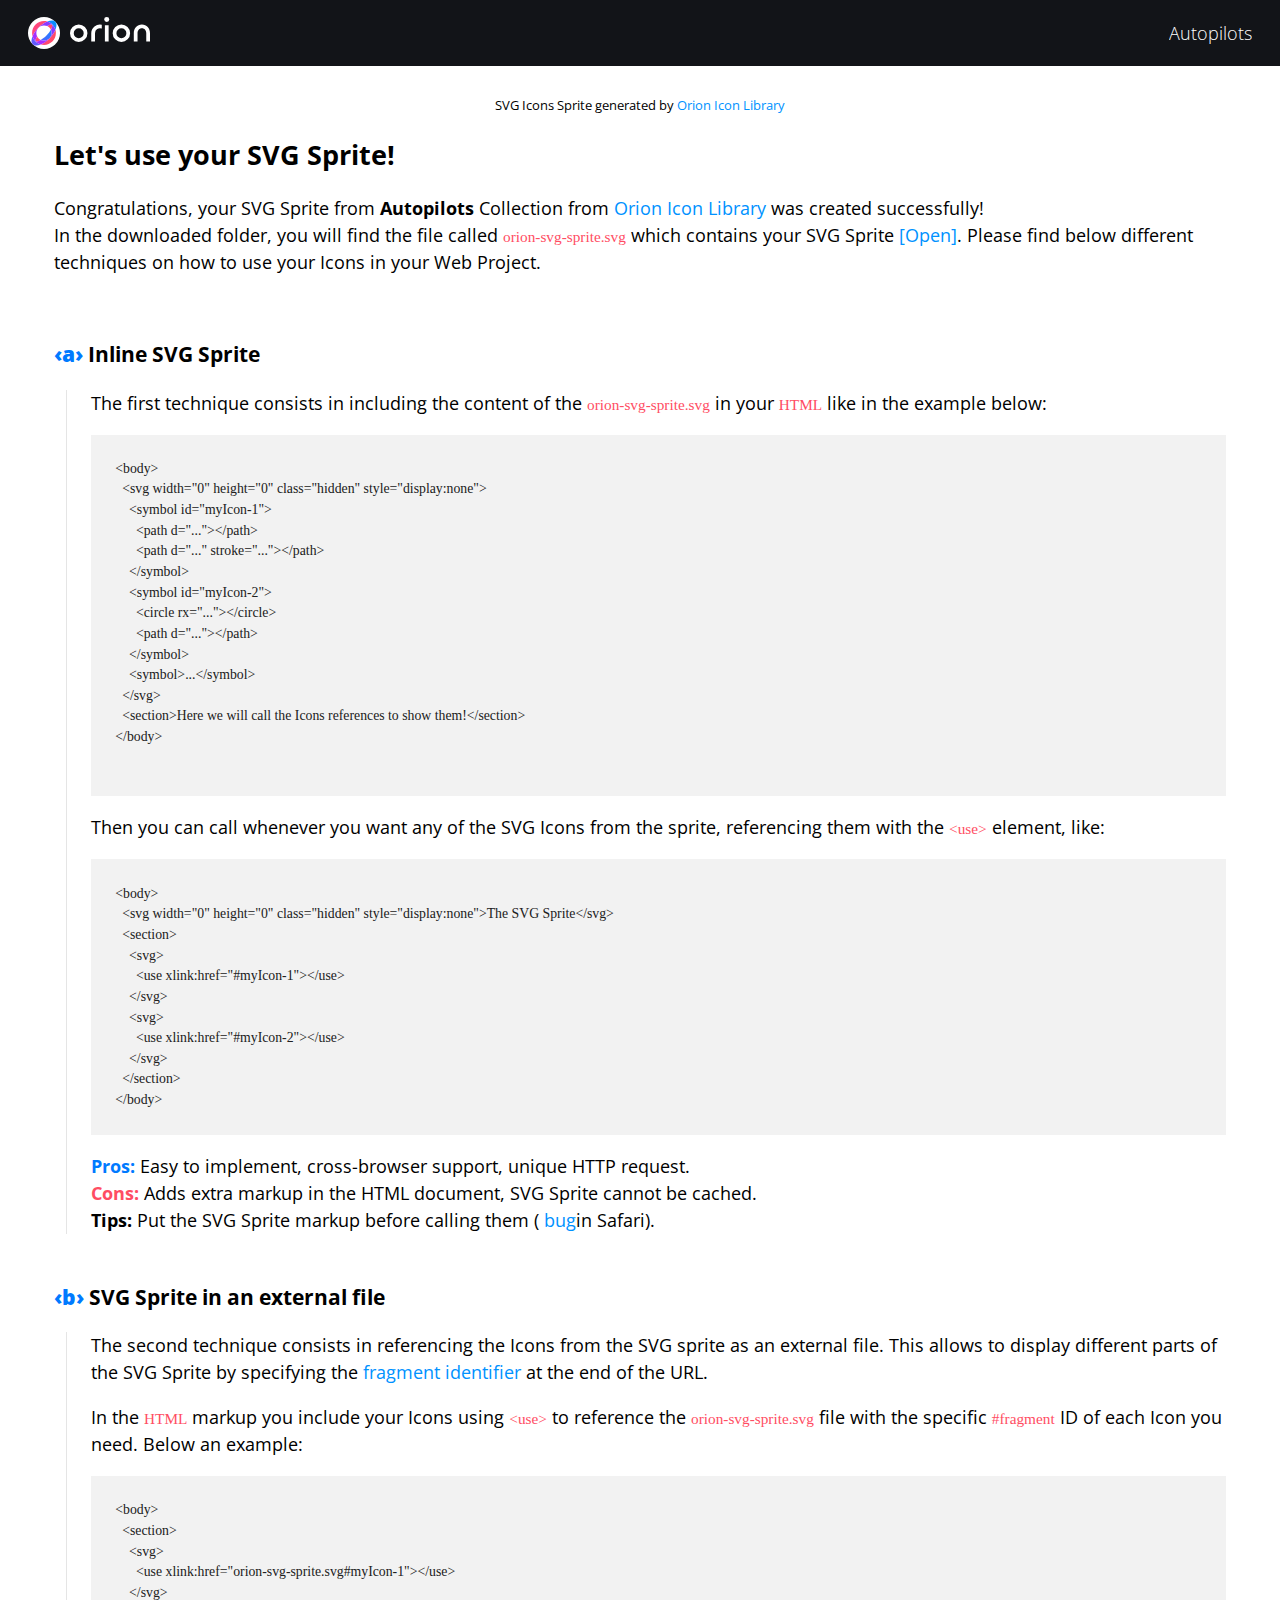
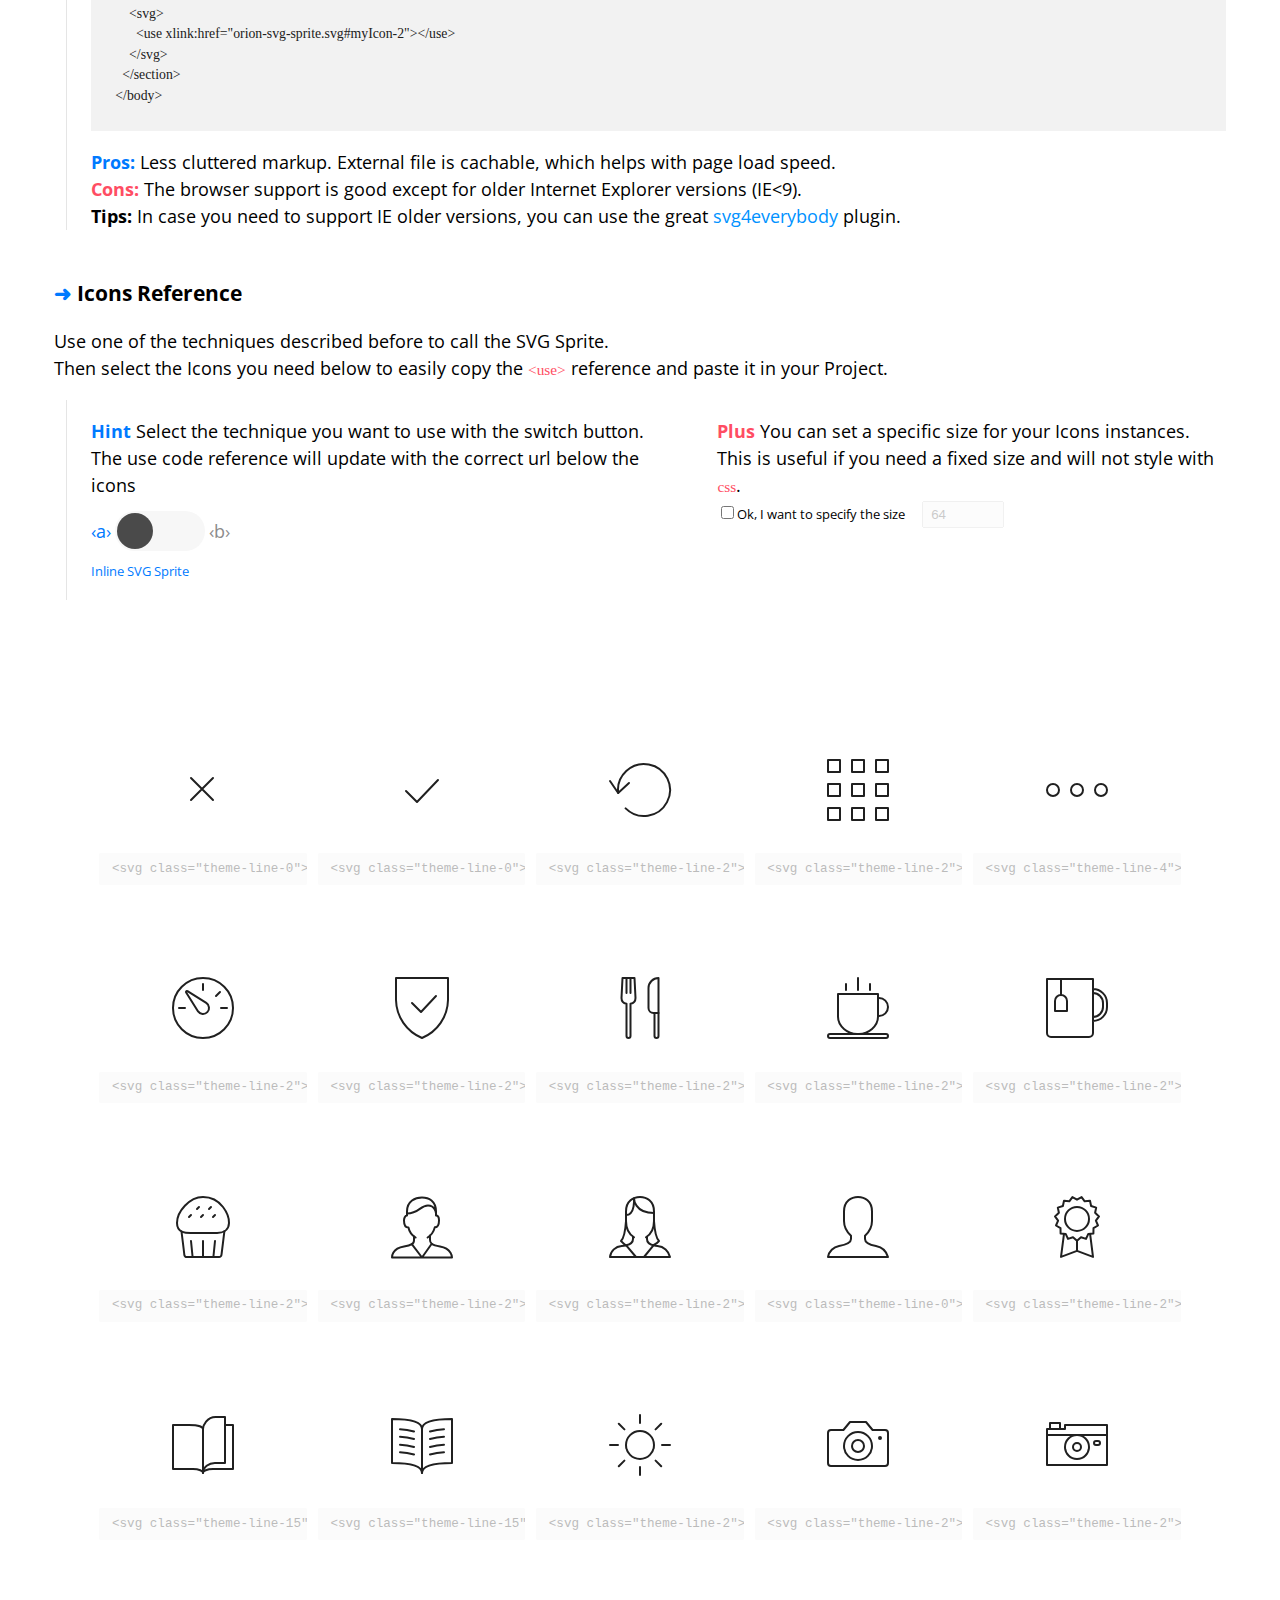
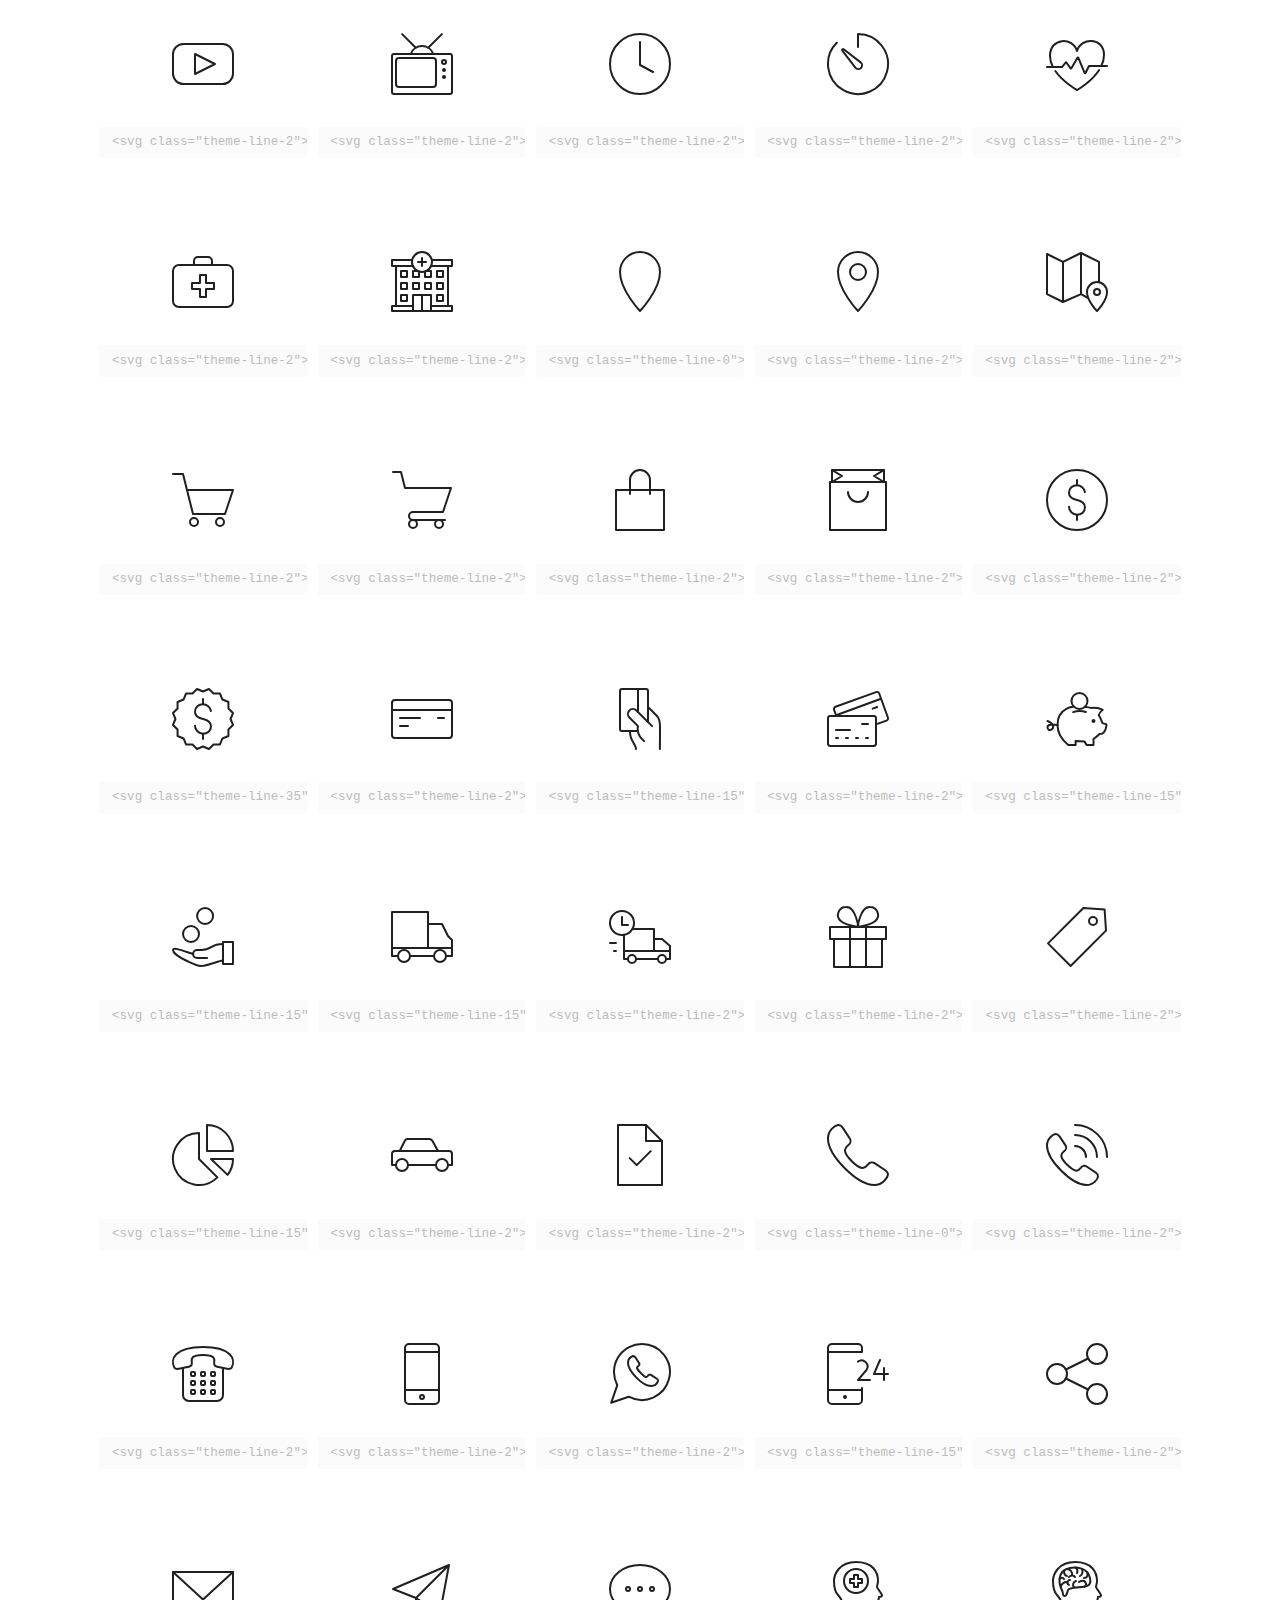
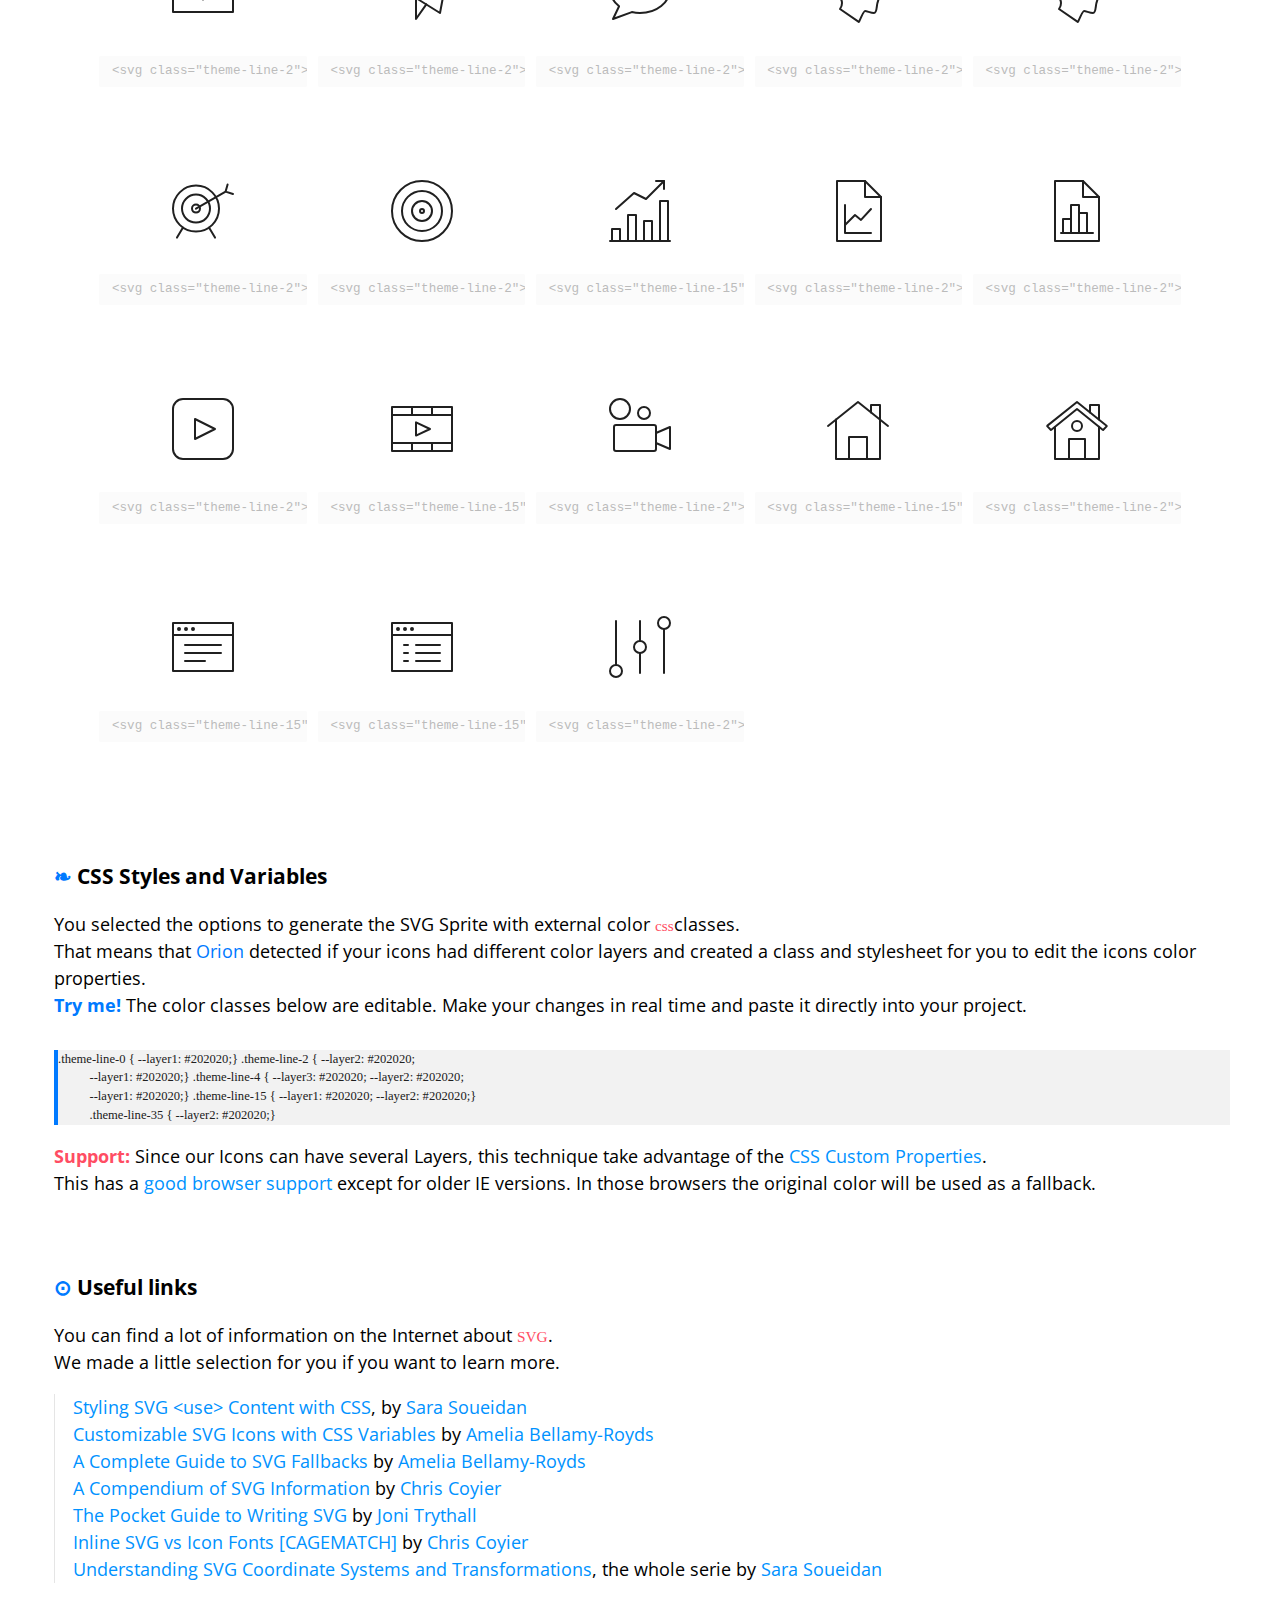
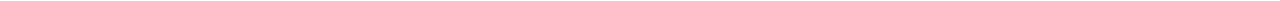
<file: icons/demo.html>
<!doctype>
<html lang="en">

  <head>
    <title>SVG Sprite Demo | Orion Icon Library</title>
    <meta name="viewport" content="width=device-width, initial-scale=1.0"
    />
    <meta charset="UTF-8" />
    <link href="https://fonts.googleapis.com/css?family=Open+Sans" rel="stylesheet"
    />
    <style>
      html {
          box-sizing: border-box;
        }
        body {
          margin: 0;
          padding: 0;
          font-family: 'Open Sans', sans-serif;
          font-size: 1.125rem;
        }
        ._1bo7bzx{font-family:Menlo, mono;font-size:.85em;}._1oymxsi{color:#ff4d63;}._1tt2u3t{-webkit-box-pack:justify;-ms-flex-pack:justify;-webkit-box-align:center;-ms-flex-align:center;display:-webkit-box;display:-moz-box;display:-ms-flexbox;display:-webkit-flex;display:flex;-webkit-align-items:center;align-items:center;background-color:#121418;-webkit-justify-content:space-between;justify-content:space-between;height:66px;padding:0 28px;color:white;}._dl5j6p{font-weight:300;max-width:33%;font-size:1em;}._1iurgbx{white-space:nowrap;overflow:hidden;text-overflow:ellipsis;}._1l5hckq{padding:1em 3em;}._kp2n83{font-size:.7em;text-align:center;}._o1cg4g{color:#0092FF;text-decoration:none;}._o1cg4g:hover{text-decoration:underline;}._14gdf42{line-height:1.5;}._ovghcs{color:inherit;text-decoration:none;}._ovghcs:hover:after{content:"#";color:#0092FF;margin-left:2px;opacity:.3;-webkit-transition:opacity .3s;-moz-transition:opacity .3s;transition:opacity .3s;}._ovghcs:active:after{opacity:1;}._1dqtju9{color:#007aff;}._fr5wn{padding-left:24px;border-left:1px solid rgba(0,0,0,0.1);margin-left:12px;margin-bottom:48px;}._1bmg5vo{color:#202020;tab-ssize:4px;overflow-x:auto;padding:1.5em;line-height:1.5;background:rgba(0,0,0,0.05);font-size:.9em;}._jro6t0{display:-webkit-box;display:-moz-box;display:-ms-flexbox;display:-webkit-flex;display:flex;}._53480w{display:none;}._53480w:checked + label span{-webkit-transform:translateX(52px);-ms-transform:translateX(52px);transform:translateX(52px);}._53480w:checked + label:before{color:inherit;}._53480w:checked + label:after{color:#007aff;}._53480w:checked ~ .externalCheckboxHelper:after{content:"External SVG Sprite";}._1uuc6xn{cursor:pointer;width:90px;height:40px;display:block;background-color:#f7f7f7;color:#8c8c8c;border-radius:32px;margin:12px 24px;position:relative;}._1uuc6xn:before{content:"‹a›";position:absolute;right:-webkit-calc(100% + 4px);right:-moz-calc(100% + 4px);right:calc(100% + 4px);top:50%;-webkit-transform:translateY(-50%);-ms-transform:translateY(-50%);transform:translateY(-50%);color:#007aff;}._1uuc6xn:after{content:"‹b›";position:absolute;left:-webkit-calc(100% + 4px);left:-moz-calc(100% + 4px);left:calc(100% + 4px);top:50%;-webkit-transform:translateY(-50%);-ms-transform:translateY(-50%);transform:translateY(-50%);}._10r524x{background-color:#4a4a4a;border-radius:50%;height:36px;left:0px;-webkit-transform:translateX(2px);-ms-transform:translateX(2px);transform:translateX(2px);position:absolute;top:2px;-webkit-transition:-webkit-transform .2s ease,transform .2s ease;-moz-transition:transform .2s ease;transition:-ms-transform .2s ease,-webkit-transform .2s ease,transform .2s ease;width:36px;z-index:1;}._qjqtm8:after{content:"Inline SVG Sprite";}._jcgzno{padding:.3em .5em;outline:0px;margin-left:12px;}._jcgzno:disabled{opacity:0.3;}._1r58n10{overflow:auto;padding:40px;margin:0px;list-style:none;padding-bottom:40px;}._fnhcyz{width:100%;float:left;-moz-box-sizing:border-box;box-sizing:border-box;display:block;-webkit-transition:opacity 250ms, box-shadow 250ms;-moz-transition:opacity 250ms, box-shadow 250ms;transition:opacity 250ms, box-shadow 250ms;cursor:pointer;position:relative;}@media (min-width: 767px){._fnhcyz{width:50%;}}@media (min-width: 1023px){._fnhcyz{width:33.333%;}}@media (min-width: 1199px){._fnhcyz{width:20%;}}._fnhcyz:after{content:"";position:absolute;z-index:-1;top:0px;right:0px;bottom:0px;left:0px;opacity:0;box-shadow:0 .5em 3em rgba(0,0,0,.1);-webkit-transition:opacity .3s;-moz-transition:opacity .3s;transition:opacity .3s;}._fnhcyz:hover:after{opacity:1;z-index:1;}._fnhcyz:before{content:"";padding-top:100%;display:block;}._fnhcyz:hover .orion-sprite__id{opacity:1;}._fnhcyz:hover .orion-sprite__code{opacity:1;}._1dclzhk{-webkit-box-direction:normal;-webkit-box-orient:vertical;-webkit-box-pack:justify;-ms-flex-pack:justify;-webkit-box-align:center;-ms-flex-align:center;display:-webkit-box;display:-moz-box;display:-ms-flexbox;display:-webkit-flex;display:flex;-webkit-align-items:center;align-items:center;-webkit-justify-content:space-between;justify-content:space-between;-webkit-flex-direction:column;-ms-flex-direction:column;flex-direction:column;position:absolute;top:0px;right:0px;bottom:0px;left:0px;padding:.5em 1em;}._19wnp26{width:100%;font-size:.7em;text-align:center;opacity:0;color:#777;-webkit-transition:opacity 250ms;-moz-transition:opacity 250ms;transition:opacity 250ms;}._1u0lyeu{width:64px;height:64px;}._190hxbq{width:100%;height:100%;}._1mcpc5v{font-size:.7em;padding:.5em 1em;width:100%;z-index:2;border-radius:2px;opacity:.3;-webkit-transition:opacity .3s;-moz-transition:opacity .3s;transition:opacity .3s;}._duacj0{white-space:pre;display:inline-block;font-size:.7em;line-height:1.5;background:rgba(0,0,0,0.05);tab-ssize:4px;color:#202020;margin-top:1em;width:100%;outline:0px;border-left:4px solid #007aff;}._1hgbkkp{list-style:none;margin:0px;padding:0px;padding-left:1em;line-height:1.5em;}._19kenml{-webkit-box-align:start;-ms-flex-align:start;display:-webkit-box;display:-moz-box;display:-ms-flexbox;display:-webkit-flex;display:flex;-webkit-align-items:flex-start;align-items:flex-start;color:#fff;}._15372er{display:inline-block;vertical-align:middle;width:32px;height:32px;}._ksd372{display:inline-block;vertical-align:middle;width:80px;height:25px;margin-left:10px;}
    </style>
  </head>

  <body>
    <svg width="0" height="0" class="hidden">
      <symbol xmlns="http://www.w3.org/2000/svg" viewBox="0 0 64 64" id="close-1">
        <title>Close</title>
        <desc>A line styled icon from Orion Icon Library.</desc>
        <path data-name="layer1"
        fill="none" stroke="#202020" stroke-miterlimit="10" stroke-width="2" d="M41.999 20.002l-22 22m22 0L20 20"
        stroke-linejoin="round" stroke-linecap="round" style="stroke:var(--layer1, #202020)"></path>
      </symbol>
      <symbol xmlns="http://www.w3.org/2000/svg" viewBox="0 0 64 64" id="checkmark-1">
        <title>Checkmark</title>
        <desc>A line styled icon from Orion Icon Library.</desc>
        <path data-name="layer1"
        fill="none" stroke="#202020" stroke-miterlimit="10" stroke-width="2" d="M16 33l11 11 21-22"
        stroke-linejoin="round" stroke-linecap="round" style="stroke:var(--layer1, #202020)"></path>
      </symbol>
      <symbol xmlns="http://www.w3.org/2000/svg" viewBox="0 0 64 64" id="rotate-left-1">
        <title>Rotate Left</title>
        <desc>A line styled icon from Orion Icon Library.</desc>
        <path data-name="layer2"
        d="M10.168 34.947a26.016 26.016 0 1 1 7.45 15.432" fill="none" stroke="#202020"
        stroke-miterlimit="10" stroke-width="2" stroke-linejoin="round" stroke-linecap="round"
        style="stroke:var(--layer1, #202020)"></path>
        <path data-name="layer1" fill="none" stroke="#202020" stroke-miterlimit="10"
        stroke-width="2" d="M2 23l8.168 11.947L20.986 25" stroke-linejoin="round"
        stroke-linecap="round" style="stroke:var(--layer1, #202020)"></path>
      </symbol>
      <symbol xmlns="http://www.w3.org/2000/svg" viewBox="0 0 64 64" id="portfolio-grid-1">
        <title>Portfolio Grid</title>
        <desc>A line styled icon from Orion Icon Library.</desc>
        <path data-name="layer2"
        fill="none" stroke="#202020" stroke-miterlimit="10" stroke-width="2" d="M2 2h12v12H2zm24 0h12v12H26zm24 0h12v12H50zM2 50h12v12H2z"
        stroke-linejoin="round" stroke-linecap="round" style="stroke:var(--layer1, #202020)"></path>
        <path data-name="layer1" fill="none" stroke="#202020" stroke-miterlimit="10"
        stroke-width="2" d="M26 50h12v12H26zm24 0h12v12H50z" stroke-linejoin="round"
        stroke-linecap="round" style="stroke:var(--layer1, #202020)"></path>
        <path data-name="layer2" fill="none" stroke="#202020" stroke-miterlimit="10"
        stroke-width="2" d="M2 25.988h12v12H2z" stroke-linejoin="round" stroke-linecap="round"
        style="stroke:var(--layer1, #202020)"></path>
        <path data-name="layer1" fill="none" stroke="#202020" stroke-miterlimit="10"
        stroke-width="2" d="M26 25.988h12v12H26zm24 0h12v12H50z" stroke-linejoin="round"
        stroke-linecap="round" style="stroke:var(--layer1, #202020)"></path>
      </symbol>
      <symbol xmlns="http://www.w3.org/2000/svg" viewBox="0 0 64 64" id="more-1">
        <title>More</title>
        <desc>A line styled icon from Orion Icon Library.</desc>
        <circle data-name="layer3"
        cx="8" cy="32" r="6" fill="none" stroke="#202020" stroke-miterlimit="10"
        stroke-width="2" stroke-linejoin="round" stroke-linecap="round" style="stroke:var(--layer1, #202020)"></circle>
        <circle data-name="layer2" cx="56" cy="32" r="6" fill="none"
        stroke="#202020" stroke-miterlimit="10" stroke-width="2" stroke-linejoin="round"
        stroke-linecap="round" style="stroke:var(--layer1, #202020)"></circle>
        <circle data-name="layer1" cx="32" cy="32" r="6" fill="none"
        stroke="#202020" stroke-miterlimit="10" stroke-width="2" stroke-linejoin="round"
        stroke-linecap="round" style="stroke:var(--layer1, #202020)"></circle>
      </symbol>
      <symbol xmlns="http://www.w3.org/2000/svg" viewBox="0 0 64 64" id="speed-1">
        <title>Speed</title>
        <desc>A line styled icon from Orion Icon Library.</desc>
        <circle data-name="layer2"
        cx="32" cy="32" r="30" fill="none" stroke="#202020" stroke-miterlimit="10"
        stroke-width="2" stroke-linejoin="round" stroke-linecap="round" style="stroke:var(--layer1, #202020)"></circle>
        <path data-name="layer2" fill="none" stroke="#202020" stroke-miterlimit="10"
        stroke-width="2" d="M8 32h6M32 8v5.999M50 32h6M45 20l4-4" stroke-linejoin="round"
        stroke-linecap="round" style="stroke:var(--layer1, #202020)"></path>
        <path data-name="layer1" d="M15.183 16.544A.975.975 0 0 1 15 16a1 1 0 0 1 1.489-.873l18.748 11.821a5.999 5.999 0 1 1-8.153 8.486z"
        fill="none" stroke="#202020" stroke-miterlimit="10" stroke-width="2" stroke-linejoin="round"
        stroke-linecap="round" style="stroke:var(--layer1, #202020)"></path>
      </symbol>
      <symbol xmlns="http://www.w3.org/2000/svg" viewBox="0 0 64 64" id="security-shield-1">
        <title>Security Shield</title>
        <desc>A line styled icon from Orion Icon Library.</desc>
        <path data-name="layer2"
        d="M6 2h52v22.064A41.973 41.973 0 0 1 31.994 62 41.97 41.97 0 0 1 6 24.064z"
        fill="none" stroke="#202020" stroke-miterlimit="10" stroke-width="2" stroke-linejoin="round"
        stroke-linecap="round" style="stroke:var(--layer1, #202020)"></path>
        <path data-name="layer1" fill="none" stroke="#202020" stroke-miterlimit="10"
        stroke-width="2" d="M22 27l9 9 15-16" stroke-linejoin="round" stroke-linecap="round"
        style="stroke:var(--layer1, #202020)"></path>
      </symbol>
      <symbol xmlns="http://www.w3.org/2000/svg" viewBox="0 0 64 64" id="food-1">
        <title>Food</title>
        <desc>A line styled icon from Orion Icon Library.</desc>
        <path data-name="layer2"
        d="M50.5 37v23a2 2 0 0 1-2 2 2 2 0 0 1-2-2V37" fill="none" stroke="#202020"
        stroke-linecap="round" stroke-linejoin="round" stroke-width="2" style="stroke:var(--layer1, #202020)"></path>
        <path data-name="layer1" fill="none" stroke="#202020" stroke-linecap="round"
        stroke-linejoin="round" stroke-width="2" d="M18.5 17V2m4 0v15m4-15h-12l-1 20c0 3.2 2.1 5.2 5 5.8V60a2 2 0 0 0 4 0V27.8c2.9-.6 5-2.6 5-5.8zm24 35V2a10 10 0 0 0-10 10v20a5 5 0 0 0 5 5z"
        style="stroke:var(--layer1, #202020)"></path>
      </symbol>
      <symbol viewBox="0 0 64 64" xmlns="http://www.w3.org/2000/svg" id="hot-coffee-1">
        <title>Hot Coffee</title>
        <desc>A line styled icon from Orion Icon Library.</desc>
        <path stroke-width="2"
        stroke-linejoin="round" stroke-linecap="round" stroke="#202020" fill="none"
        d="M52 17.965v22.857c0 9.467-9.582 17.143-19.049 17.143h-1.9C21.58 57.965 12 50.289 12 40.822V17.965zM52 22h1.016A8.984 8.984 0 0 1 62 30.982a8.982 8.982 0 0 1-8.982 8.982H52"
        data-name="layer2" style="stroke:var(--layer1, #202020)"></path>
        <path d="M32 13.998v-12m-12.002 12V8.002m24.004 5.996V8.002M62 60a2 2 0 0 1-2 2H4a2 2 0 0 1-2-2 2 2 0 0 1 2-2h56a2 2 0 0 1 2 2z"
        stroke-width="2" stroke-linejoin="round" stroke-linecap="round" stroke="#202020"
        fill="none" data-name="layer1" style="stroke:var(--layer1, #202020)"></path>
      </symbol>
      <symbol xmlns="http://www.w3.org/2000/svg" viewBox="0 0 64 64" id="tea-cup-1">
        <title>Tea Cup</title>
        <desc>A line styled icon from Orion Icon Library.</desc>
        <path data-name="layer2"
        fill="none" stroke="#202020" stroke-linecap="round" stroke-linejoin="round"
        stroke-width="2" d="M16 3v16m6 16V25a6 6 0 0 0-6-6 6 6 0 0 0-6 6v10z" style="stroke:var(--layer1, #202020)"></path>
        <path data-name="layer1" d="M48 3v54a4 4 0 0 1-4 4H6a4 4 0 0 1-4-4V3zm0 10a14 14 0 0 1 14 14v4a14 14 0 0 1-14 14"
        fill="none" stroke="#202020" stroke-linecap="round" stroke-linejoin="round"
        stroke-width="2" style="stroke:var(--layer1, #202020)"></path>
        <path data-name="layer1" d="M48 41a10 10 0 0 0 10-10v-4a10 10 0 0 0-10-10"
        fill="none" stroke="#202020" stroke-linecap="round" stroke-linejoin="round"
        stroke-width="2" style="stroke:var(--layer1, #202020)"></path>
      </symbol>
      <symbol xmlns="http://www.w3.org/2000/svg" viewBox="0 0 64 64" id="muffin-1">
        <title>Muffin</title>
        <desc>A line styled icon from Orion Icon Library.</desc>
        <path data-name="layer2"
        d="M10.5 36.5s2.6 20.7 2.8 23.1A2.4 2.4 0 0 0 16 62h31.9a2.4 2.4 0 0 0 2.6-2.4c.3-2.4 2.9-23.4 2.9-23.4M20 46l1.6 16M44 46l-1.6 16M32 46v16"
        fill="none" stroke="#202020" stroke-linecap="round" stroke-linejoin="round"
        stroke-width="2" style="stroke:var(--layer1, #202020)"></path>
        <path data-name="layer1" d="M32 2C18.3 2 6 16.7 6 28s11.3 10 16 10h24.1c4.8 0 11.7-2 11.9-10S50.5 2 32 2zM20 20l-2 2m14-2l-2 2m-2-10l-2 2m14-2l-2 2m6 6l-2 2"
        fill="none" stroke="#202020" stroke-linecap="round" stroke-linejoin="round"
        stroke-width="2" style="stroke:var(--layer1, #202020)"></path>
      </symbol>
      <symbol viewBox="0 0 64 64" xmlns="http://www.w3.org/2000/svg" id="man-1">
        <title>Man</title>
        <desc>A line styled icon from Orion Icon Library.</desc>
        <path stroke-width="2"
        stroke-miterlimit="10" stroke="#202020" fill="none" d="M41.713 48.744c-1.968-1.476-1.71-3.069-1.71-4.244v-4m-16 1v3c0 1.285.425 3.083-2.194 4.67"
        data-name="layer2" stroke-linejoin="round" stroke-linecap="round" style="stroke:var(--layer1, #202020)"></path>
        <path stroke-width="2" stroke-miterlimit="10" stroke="#202020"
        fill="none" d="M37.601 42.5a16.786 16.786 0 0 0 7.168-10.135c3.026-.037 4.234-2.931 4.234-6.937 0-1.994 0-4.928-3-4.928v-2m-29 0v2.006c-2-.006-3 2.994-3 4.988 0 4.006 1.391 7.006 4.436 7.006h.002a15.21 15.21 0 0 0 7.17 10m20.392-24v-2c0-10.4-7.373-14-14-14s-15 3.517-15 13.916V18.5c12 0 13-8 21-8 7.459 0 8 8 8 8z"
        data-name="layer2" stroke-linejoin="round" stroke-linecap="round" style="stroke:var(--layer1, #202020)"></path>
        <path stroke-width="2" stroke-miterlimit="10" stroke="#202020"
        fill="none" d="M14.003 51.5c-12.61 2-12.001 11-12.001 11h30L21.809 49.17c-1.458.885-3.856 1.703-7.806 2.33zm36 0c-4.436-.74-6.91-1.72-8.29-2.756L32.002 62.5h30s0-9-12-11z"
        data-name="layer1" stroke-linejoin="round" stroke-linecap="round" style="stroke:var(--layer1, #202020)"></path>
      </symbol>
      <symbol viewBox="0 0 64 64" xmlns="http://www.w3.org/2000/svg" id="woman-1">
        <title>Woman</title>
        <desc>A line styled icon from Orion Icon Library.</desc>
        <path stroke-width="2"
        stroke-miterlimit="10" stroke="#202020" fill="none" d="M32 2c-6.627 0-13.992 4-13.992 14.399V26c0 7.18 3.27 13.379 8 16.267m11.984 0c4.73-2.888 8-9.087 8-16.267v-9.601C45.992 6 38.627 2 32 2"
        data-name="layer2" stroke-linejoin="round" stroke-linecap="round" style="stroke:var(--layer1, #202020)"></path>
        <path stroke-width="2" stroke-miterlimit="10" stroke="#202020"
        fill="none" d="M46 18C26 18 26 3.174 26 3.174S27.416 20 18 20m27.473 30.357C39.003 48.835 39 45.697 39 44v-2M28 62h8M25 42v2c0 1.684-.002 4.813-6.794 6.333M18.008 26S17 42 13 46c4 4 4.926 4.394 4.926 4.394"
        data-name="layer2" stroke-linejoin="round" stroke-linecap="round" style="stroke:var(--layer1, #202020)"></path>
        <path stroke-width="2" stroke-miterlimit="10" stroke="#202020"
        fill="none" d="M45.992 26S47 42 51 46c-4 4-6.095 4.217-6.095 4.217" data-name="layer2"
        stroke-linejoin="round" stroke-linecap="round" style="stroke:var(--layer1, #202020)"></path>
        <path stroke-width="2" stroke-miterlimit="10" stroke="#202020"
        fill="none" d="M62 62a13.788 13.788 0 0 0-12.422-11 30.574 30.574 0 0 1-4.105-.643L36 62zM13.61 51A12.46 12.46 0 0 0 2 62h26l-9.794-11.667a34.259 34.259 0 0 1-4.597.667z"
        data-name="layer1" stroke-linejoin="round" stroke-linecap="round" style="stroke:var(--layer1, #202020)"></path>
      </symbol>
      <symbol xmlns="http://www.w3.org/2000/svg" viewBox="0 0 64 64" id="user-1">
        <title>User</title>
        <desc>A line styled icon from Orion Icon Library.</desc>
        <path data-name="layer1"
        d="M46 26c0 6.1-3.4 11.5-7 14.8V44c0 2 1 5.1 11 7a15.5 15.5 0 0 1 12 11H2a13.4 13.4 0 0 1 11-11c10-1.8 12-5 12-7v-3.2c-3.6-3.3-7-8.6-7-14.8v-9.6C18 6 25.4 2 32 2s14 4 14 14.4z"
        fill="none" stroke="#202020" stroke-miterlimit="10" stroke-width="2" stroke-linejoin="round"
        stroke-linecap="round" style="stroke:var(--layer1, #202020)"></path>
      </symbol>
      <symbol xmlns="http://www.w3.org/2000/svg" viewBox="0 0 64 64" id="quality-1">
        <title>Quality</title>
        <desc>A line styled icon from Orion Icon Library.</desc>
        <path data-name="layer2"
        fill="none" stroke="#202020" stroke-miterlimit="10" stroke-width="2" d="M19 38.9l-3 23 16-6 16 6-2.9-23M32 45.8v10.1"
        stroke-linejoin="round" stroke-linecap="round" style="stroke:var(--layer1, #202020)"></path>
        <circle data-name="layer1" cx="32" cy="23.9" r="12" fill="none"
        stroke="#202020" stroke-miterlimit="10" stroke-width="2" stroke-linejoin="round"
        stroke-linecap="round" style="stroke:var(--layer1, #202020)"></circle>
        <path data-name="layer1" fill="none" stroke="#202020" stroke-miterlimit="10"
        stroke-width="2" d="M32 4.7l4.6-2.6 3.1 4.2 5.3-.5 1.1 5.2 5.1 1.6-1.1 5.2 3.9 3.6-3.1 4.3 2.1 4.8-4.5 2.7-.1 5.3-5.2.6-2.2 4.8-5-1.6-4 3.5-4-3.5-5 1.6-2.2-4.8-5.2-.6-.1-5.3-4.5-2.7 2.1-4.8-3.1-4.3 3.9-3.6-1.1-5.2 5.1-1.6L19 5.8l5.3.5 3.1-4.2L32 4.7z"
        stroke-linejoin="round" stroke-linecap="round" style="stroke:var(--layer1, #202020)"></path>
      </symbol>
      <symbol xmlns="http://www.w3.org/2000/svg" viewBox="0 0 64 64" id="reading-1">
        <title>Reading</title>
        <desc>A line styled icon from Orion Icon Library.</desc>
        <path data-name="layer1"
        d="M54 12h8v44H42c-6 0-10 2-10 3.8" fill="none" stroke="#202020" stroke-miterlimit="10"
        stroke-width="2" stroke-linejoin="round" stroke-linecap="round" style="stroke:var(--layer2, #202020)"></path>
        <path data-name="layer2" d="M32 16c0-3.6 4-12 12.6-12H54v46H43.9C37.8 50 32 54.2 32 60"
        fill="none" stroke="#202020" stroke-miterlimit="10" stroke-width="2" stroke-linejoin="round"
        stroke-linecap="round" style="stroke:var(--layer2, #202020)"></path>
        <path data-name="layer1" d="M32 16c0-2-4-4-14-4H2v44h20c6 0 10 2 10 3.8z"
        fill="none" stroke="#202020" stroke-miterlimit="10" stroke-width="2" stroke-linejoin="round"
        stroke-linecap="round" style="stroke:var(--layer2, #202020)"></path>
      </symbol>
      <symbol xmlns="http://www.w3.org/2000/svg" viewBox="0 0 64 64" id="news-1">
        <title>News</title>
        <desc>A line styled icon from Orion Icon Library.</desc>
        <path data-name="layer1"
        d="M32 16C32 8 16 6 2 6v44c14 0 30 2 30 10z" fill="none" stroke="#202020"
        stroke-miterlimit="10" stroke-width="2" stroke-linejoin="round" stroke-linecap="round"
        style="stroke:var(--layer2, #202020)"></path>
        <path data-name="layer2" d="M24 18.5a60.7 60.7 0 0 0-14-2.3M24 26a60.7 60.7 0 0 0-14-2.3M24 34a60.7 60.7 0 0 0-14-2.3m14 9.8a60.7 60.7 0 0 0-14-2.3m30-20.7a60.7 60.7 0 0 1 14-2.3M40 26a60.7 60.7 0 0 1 14-2.3M40 34a60.7 60.7 0 0 1 14-2.3m-14 9.8a60.7 60.7 0 0 1 14-2.3"
        fill="none" stroke="#202020" stroke-miterlimit="10" stroke-width="2" stroke-linejoin="round"
        stroke-linecap="round" style="stroke:var(--layer2, #202020)"></path>
        <path data-name="layer1" d="M32 16C32 8 48 6 62 6v44c-14 0-30 2-30 10"
        fill="none" stroke="#202020" stroke-miterlimit="10" stroke-width="2" stroke-linejoin="round"
        stroke-linecap="round" style="stroke:var(--layer2, #202020)"></path>
      </symbol>
      <symbol xmlns="http://www.w3.org/2000/svg" viewBox="0 0 64 64" id="sun-1">
        <title>Sun</title>
        <desc>A line styled icon from Orion Icon Library.</desc>
        <circle data-name="layer2"
        cx="32" cy="32" r="14" fill="none" stroke="#202020" stroke-miterlimit="10"
        stroke-width="2" stroke-linejoin="round" stroke-linecap="round" style="stroke:var(--layer1, #202020)"></circle>
        <path data-name="layer1" fill="none" stroke="#202020" stroke-miterlimit="10"
        stroke-width="2" d="M32 2v8m0 44v8m30-30h-8m-44 0H2m8.8-21.2l5.6 5.6m31.2 31.2l5.6 5.6m0-42.4l-5.6 5.6M16.4 47.6l-5.6 5.6"
        stroke-linejoin="round" stroke-linecap="round" style="stroke:var(--layer1, #202020)"></path>
      </symbol>
      <symbol xmlns="http://www.w3.org/2000/svg" viewBox="0 0 64 64" id="camera-1">
        <title>Camera</title>
        <desc>A line styled icon from Orion Icon Library.</desc>
        <path data-name="layer2"
        d="M59 17H46.6L40 9H24l-6.6 8H5a3 3 0 0 0-3 3v30a3 3 0 0 0 3 3h54a3 3 0 0 0 3-3V20a3 3 0 0 0-3-3z"
        fill="none" stroke="#202020" stroke-miterlimit="10" stroke-width="2" stroke-linejoin="round"
        stroke-linecap="round" style="stroke:var(--layer1, #202020)"></path>
        <circle data-name="layer1" cx="32" cy="33" r="14" fill="none" stroke="#202020"
        stroke-miterlimit="10" stroke-width="2" stroke-linejoin="round" stroke-linecap="round"
        style="stroke:var(--layer1, #202020)"></circle>
        <circle data-name="layer1" cx="54" cy="25" r="1" fill="none"
        stroke="#202020" stroke-miterlimit="10" stroke-width="2" stroke-linejoin="round"
        stroke-linecap="round" style="stroke:var(--layer1, #202020)"></circle>
        <circle data-name="layer1" cx="32" cy="33" r="6" fill="none"
        stroke="#202020" stroke-miterlimit="10" stroke-width="2" stroke-linejoin="round"
        stroke-linecap="round" style="stroke:var(--layer1, #202020)"></circle>
      </symbol>
      <symbol xmlns="http://www.w3.org/2000/svg" viewBox="0 0 64 64" id="retro-camera-1">
        <title>Retro Camera</title>
        <desc>A line styled icon from Orion Icon Library.</desc>
        <path data-name="layer2"
        fill="none" stroke="#202020" stroke-miterlimit="10" stroke-width="2" d="M5 16v-6h10v6"
        stroke-linejoin="round" stroke-linecap="round" style="stroke:var(--layer1, #202020)"></path>
        <path data-name="layer2" fill="none" stroke="#202020" stroke-miterlimit="10"
        stroke-width="2" d="M20 12v4H2v36h60V12H20zM2 22h30m0 0h30" stroke-linejoin="round"
        stroke-linecap="round" style="stroke:var(--layer1, #202020)"></path>
        <circle data-name="layer1" cx="32" cy="34" r="12" fill="none" stroke="#202020"
        stroke-miterlimit="10" stroke-width="2" stroke-linejoin="round" stroke-linecap="round"
        style="stroke:var(--layer1, #202020)"></circle>
        <circle data-name="layer1" cx="32" cy="34" r="4" fill="none"
        stroke="#202020" stroke-miterlimit="10" stroke-width="2" stroke-linejoin="round"
        stroke-linecap="round" style="stroke:var(--layer1, #202020)"></circle>
        <path data-name="layer1" d="M55 30a2 2 0 0 1-2 2h-2a2 2 0 0 1-2-2 2 2 0 0 1 2-2h2a2 2 0 0 1 2 2z"
        fill="none" stroke="#202020" stroke-miterlimit="10" stroke-width="2" stroke-linejoin="round"
        stroke-linecap="round" style="stroke:var(--layer1, #202020)"></path>
      </symbol>
      <symbol xmlns="http://www.w3.org/2000/svg" viewBox="0 0 64 64" id="play-button-1">
        <title>Play Button</title>
        <desc>A line styled icon from Orion Icon Library.</desc>
        <rect data-name="layer2"
        x="2" y="12" width="60" height="40" rx="10.4" ry="10.4" fill="none" stroke="#202020"
        stroke-miterlimit="10" stroke-width="2" stroke-linejoin="round" stroke-linecap="round"
        style="stroke:var(--layer1, #202020)"></rect>
        <path data-name="layer1" fill="none" stroke="#202020" stroke-miterlimit="10"
        stroke-width="2" d="M24 22v20l20-10-20-10z" stroke-linejoin="round" stroke-linecap="round"
        style="stroke:var(--layer1, #202020)"></path>
      </symbol>
      <symbol xmlns="http://www.w3.org/2000/svg" viewBox="0 0 64 64" id="tv-1">
        <title>TV</title>
        <desc>A line styled icon from Orion Icon Library.</desc>
        <path data-name="layer2"
        d="M20.7 22a12 12 0 0 1 22.6 0" fill="none" stroke="#202020" stroke-miterlimit="10"
        stroke-width="2" stroke-linejoin="round" stroke-linecap="round" style="stroke:var(--layer1, #202020)"></path>
        <rect data-name="layer1" x="2" y="22" width="60" height="40" rx="2"
        ry="2" fill="none" stroke="#202020" stroke-miterlimit="10" stroke-width="2"
        stroke-linejoin="round" stroke-linecap="round" style="stroke:var(--layer1, #202020)"></rect>
        <path data-name="layer2" fill="none" stroke="#202020" stroke-miterlimit="10"
        stroke-width="2" d="M25.8 15.8L12.1 2.1m26.1 13.7L51.9 2.1" stroke-linejoin="round"
        stroke-linecap="round" style="stroke:var(--layer1, #202020)"></path>
        <circle data-name="layer2" cx="54" cy="38" r="1" fill="none" stroke="#202020"
        stroke-miterlimit="10" stroke-width="2" stroke-linejoin="round" stroke-linecap="round"
        style="stroke:var(--layer1, #202020)"></circle>
        <circle data-name="layer2" cx="54" cy="45" r="1" fill="none"
        stroke="#202020" stroke-miterlimit="10" stroke-width="2" stroke-linejoin="round"
        stroke-linecap="round" style="stroke:var(--layer1, #202020)"></circle>
        <circle data-name="layer2" cx="54" cy="30" r="2" fill="none"
        stroke="#202020" stroke-miterlimit="10" stroke-width="2" stroke-linejoin="round"
        stroke-linecap="round" style="stroke:var(--layer1, #202020)"></circle>
        <rect data-name="layer1" x="6" y="26" width="40" height="29"
        rx="3" ry="3" fill="none" stroke="#202020" stroke-miterlimit="10" stroke-width="2"
        stroke-linejoin="round" stroke-linecap="round" style="stroke:var(--layer1, #202020)"></rect>
      </symbol>
      <symbol xmlns="http://www.w3.org/2000/svg" viewBox="0 0 64 64" id="time-1">
        <title>Time</title>
        <desc>A line styled icon from Orion Icon Library.</desc>
        <circle data-name="layer2"
        cx="32" cy="32" r="30" fill="none" stroke="#202020" stroke-linecap="round"
        stroke-miterlimit="10" stroke-width="2" stroke-linejoin="round" style="stroke:var(--layer1, #202020)"></circle>
        <path data-name="layer1" fill="none" stroke="#202020" stroke-linecap="round"
        stroke-miterlimit="10" stroke-width="2" d="M32 10v23l13 7" stroke-linejoin="round"
        style="stroke:var(--layer1, #202020)"></path>
      </symbol>
      <symbol viewBox="0 0 64 64" xmlns="http://www.w3.org/2000/svg" id="deadline-1">
        <title>Deadline</title>
        <desc>A line styled icon from Orion Icon Library.</desc>
        <path stroke-width="2"
        stroke-miterlimit="10" stroke-linecap="round" stroke="#202020" fill="none"
        d="M29.375 35.625L16.293 18.707a1.007 1.007 0 0 1 1.414-1.414l16.918 13.082A3.739 3.739 0 0 1 30 36.254a3.914 3.914 0 0 1-.625-.629z"
        data-name="layer2" stroke-linejoin="round" style="stroke:var(--layer1, #202020)"></path>
        <path stroke-width="2" stroke-miterlimit="10" stroke-linecap="round"
        stroke="#202020" fill="none" d="M10.787 10.787A30 30 0 1 0 32 2v13" data-name="layer1"
        stroke-linejoin="round" style="stroke:var(--layer1, #202020)"></path>
      </symbol>
      <symbol xmlns="http://www.w3.org/2000/svg" viewBox="0 0 64 64" id="heartbeat-1">
        <title>Heartbeat</title>
        <desc>A line styled icon from Orion Icon Library.</desc>
        <path data-name="layer2"
        d="M54.132 37.978c-7.756 12.073-22.055 20.058-22.055 20.058S18.218 50.34 10.33 39M7.9 35A23.91 23.91 0 0 1 5 24C5 5.04 28 5 32 19c4-14 27-14 27 4a25.548 25.548 0 0 1-2.644 11"
        fill="none" stroke="#202020" stroke-linecap="round" stroke-miterlimit="10"
        stroke-width="2" stroke-linejoin="round" style="stroke:var(--layer1, #202020)"></path>
        <path data-name="layer1" d="M2 35h14.76a.5.5 0 0 0 .39-.188l3.437-4.3a.5.5 0 0 1 .8.022l4.166 5.833a.5.5 0 0 0 .839-.039l6.1-10.459a.5.5 0 0 1 .894.062l6.2 15.049a.5.5 0 0 0 .91.033l3.371-6.741a.5.5 0 0 1 .442-.272H62"
        fill="none" stroke="#202020" stroke-linecap="round" stroke-miterlimit="10"
        stroke-width="2" stroke-linejoin="round" style="stroke:var(--layer1, #202020)"></path>
      </symbol>
      <symbol xmlns="http://www.w3.org/2000/svg" viewBox="0 0 64 64" id="first-aid-kit-1">
        <title>First Aid Kit</title>
        <desc>A line styled icon from Orion Icon Library.</desc>
        <path data-name="layer2"
        fill="none" stroke="#202020" stroke-linecap="round" stroke-miterlimit="10"
        stroke-width="2" d="M43 33h-8v-8h-6v8h-8v6h8v8h6v-8h8v-6z" stroke-linejoin="round"
        style="stroke:var(--layer1, #202020)"></path>
        <rect data-name="layer1" x="2" y="15" width="60" height="42" rx="6"
        ry="6" fill="none" stroke="#202020" stroke-linecap="round" stroke-miterlimit="10"
        stroke-width="2" stroke-linejoin="round" style="stroke:var(--layer1, #202020)"></rect>
        <path data-name="layer1" d="M23 15v-4a4 4 0 0 1 4-4h10a4 4 0 0 1 4 4v4"
        fill="none" stroke="#202020" stroke-linecap="round" stroke-miterlimit="10"
        stroke-width="2" stroke-linejoin="round" style="stroke:var(--layer1, #202020)"></path>
      </symbol>
      <symbol xmlns="http://www.w3.org/2000/svg" viewBox="0 0 64 64" id="hospital-1">
        <title>Hospital</title>
        <desc>A line styled icon from Orion Icon Library.</desc>
        <path data-name="layer2"
        fill="none" stroke="#202020" stroke-linecap="round" stroke-miterlimit="10"
        stroke-width="2" d="M6 56V16m52 0v40" stroke-linejoin="round" style="stroke:var(--layer1, #202020)"></path>
        <path data-name="layer1" fill="none" stroke="#202020" stroke-linecap="round"
        stroke-miterlimit="10" stroke-width="2" d="M23 45h18v16H23z" stroke-linejoin="round"
        style="stroke:var(--layer1, #202020)"></path>
        <path data-name="layer2" fill="none" stroke="#202020" stroke-linecap="round"
        stroke-miterlimit="10" stroke-width="2" d="M23 61H2v-5h21m18 0h21v5H41"
        stroke-linejoin="round" style="stroke:var(--layer1, #202020)"></path>
        <path data-name="layer1" fill="none" stroke="#202020" stroke-linecap="round"
        stroke-miterlimit="10" stroke-width="2" d="M32 45v16" stroke-linejoin="round"
        style="stroke:var(--layer1, #202020)"></path>
        <path data-name="layer2" fill="none" stroke="#202020" stroke-linecap="round"
        stroke-miterlimit="10" stroke-width="2" d="M22.756 16H2v-6h20.063m19.874 0H62v6H41.244M11 21h6v6h-6zm36 0h6v6h-6zM11 33h6v6h-6zm0 12h6v6h-6zm36 0h6v6h-6zM23 33h6v6h-6zm12 0h6v6h-6zm12 0h6v6h-6zM29 21.542V27h-6v-6h4.636m8.728 0H41v6h-6v-5.458"
        stroke-linejoin="round" style="stroke:var(--layer1, #202020)"></path>
        <circle data-name="layer1" cx="32" cy="12" r="10" fill="none" stroke="#202020"
        stroke-linecap="round" stroke-miterlimit="10" stroke-width="2" stroke-linejoin="round"
        style="stroke:var(--layer1, #202020)"></circle>
        <path data-name="layer1" fill="none" stroke="#202020" stroke-linecap="round"
        stroke-miterlimit="10" stroke-width="2" d="M32 8v8m-4-4h8" stroke-linejoin="round"
        style="stroke:var(--layer1, #202020)"></path>
      </symbol>
      <symbol viewBox="0 0 64 64" xmlns="http://www.w3.org/2000/svg" id="map-pin-1">
        <title>Map Pin</title>
        <desc>A line styled icon from Orion Icon Library.</desc>
        <path stroke-width="2"
        stroke-miterlimit="10" stroke="#202020" fill="none" d="M32 2a20 20 0 0 0-20 20c0 18 20 39 20 39s20-21 20-39A20 20 0 0 0 32 2z"
        data-name="layer1" stroke-linejoin="round" stroke-linecap="round" style="stroke:var(--layer1, #202020)"></path>
      </symbol>
      <symbol viewBox="0 0 64 64" xmlns="http://www.w3.org/2000/svg" id="pin-1">
        <title>Pin</title>
        <desc>A line styled icon from Orion Icon Library.</desc>
        <path stroke-width="2"
        stroke-miterlimit="10" stroke="#202020" fill="none" d="M32 2a20 20 0 0 0-20 20c0 18 20 39 20 39s20-21 20-39A20 20 0 0 0 32 2z"
        data-name="layer2" stroke-linejoin="round" stroke-linecap="round" style="stroke:var(--layer1, #202020)"></path>
        <circle stroke-width="2" stroke-miterlimit="10" stroke="#202020"
        fill="none" r="8" cy="22" cx="32" data-name="layer1" stroke-linejoin="round"
        stroke-linecap="round" style="stroke:var(--layer1, #202020)"></circle>
      </symbol>
      <symbol viewBox="0 0 64 64" xmlns="http://www.w3.org/2000/svg" id="map-marker-1">
        <title>Map Marker</title>
        <desc>A line styled icon from Orion Icon Library.</desc>
        <path d="M43.2 48.1l-7.2-4L18 52 2 44.1V4l16 7.9L36 3l18 8.9v20.3M36 44.1V3M18 52V11.9"
        stroke-width="2" stroke-miterlimit="10" stroke="#202020" fill="none" data-name="layer2"
        stroke-linejoin="round" stroke-linecap="round" style="stroke:var(--layer1, #202020)"></path>
        <path stroke-width="2" stroke-miterlimit="10" stroke="#202020"
        fill="none" d="M52 32a10 10 0 0 0-10 10c0 9 10 19 10 19s10-10 10-19a10 10 0 0 0-10-10z"
        data-name="layer1" stroke-linejoin="round" stroke-linecap="round" style="stroke:var(--layer1, #202020)"></path>
        <circle stroke-width="2" stroke-miterlimit="10" stroke="#202020"
        fill="none" r="3" cy="42" cx="52" data-name="layer1" stroke-linejoin="round"
        stroke-linecap="round" style="stroke:var(--layer1, #202020)"></circle>
      </symbol>
      <symbol xmlns="http://www.w3.org/2000/svg" viewBox="0 0 64 64" id="cart-1">
        <title>Cart</title>
        <desc>A line styled icon from Orion Icon Library.</desc>
        <path data-name="layer2"
        fill="none" stroke="#202020" stroke-miterlimit="10" stroke-width="2" d="M2 6h10l10 40h32l8-24H16"
        stroke-linejoin="round" stroke-linecap="round" style="stroke:var(--layer1, #202020)"></path>
        <circle data-name="layer1" cx="23" cy="54" r="4" fill="none" stroke="#202020"
        stroke-miterlimit="10" stroke-width="2" stroke-linejoin="round" stroke-linecap="round"
        style="stroke:var(--layer1, #202020)"></circle>
        <circle data-name="layer1" cx="49" cy="54" r="4" fill="none"
        stroke="#202020" stroke-miterlimit="10" stroke-width="2" stroke-linejoin="round"
        stroke-linecap="round" style="stroke:var(--layer1, #202020)"></circle>
      </symbol>
      <symbol xmlns="http://www.w3.org/2000/svg" viewBox="0 0 64 64" id="shopping-cart-1">
        <title>Shopping Cart</title>
        <desc>A line styled icon from Orion Icon Library.</desc>
        <circle data-name="layer2"
        cx="23" cy="56" r="4" fill="none" stroke="#202020" stroke-miterlimit="10"
        stroke-width="2" stroke-linejoin="round" stroke-linecap="round" style="stroke:var(--layer1, #202020)"></circle>
        <circle data-name="layer2" cx="49" cy="56" r="4" fill="none"
        stroke="#202020" stroke-miterlimit="10" stroke-width="2" stroke-linejoin="round"
        stroke-linecap="round" style="stroke:var(--layer1, #202020)"></circle>
        <path data-name="layer1" d="M3 4h8l4 16h46l-8 24H23a4 4 0 0 0-4 4 4 4 0 0 0 4 4h32"
        fill="none" stroke="#202020" stroke-miterlimit="10" stroke-width="2" stroke-linejoin="round"
        stroke-linecap="round" style="stroke:var(--layer1, #202020)"></path>
      </symbol>
      <symbol xmlns="http://www.w3.org/2000/svg" viewBox="0 0 64 64" id="paper-bag-1">
        <title>Paper Bag</title>
        <desc>A line styled icon from Orion Icon Library.</desc>
        <path data-name="layer2"
        fill="none" stroke="#202020" stroke-miterlimit="10" stroke-width="2" d="M8 22h48v40H8z"
        stroke-linejoin="round" stroke-linecap="round" style="stroke:var(--layer1, #202020)"></path>
        <path data-name="layer1" d="M22 26V12A10 10 0 0 1 32 2a10 10 0 0 1 10 10v14"
        fill="none" stroke="#202020" stroke-miterlimit="10" stroke-width="2" stroke-linejoin="round"
        stroke-linecap="round" style="stroke:var(--layer1, #202020)"></path>
      </symbol>
      <symbol xmlns="http://www.w3.org/2000/svg" viewBox="0 0 64 64" id="retail-bag-1">
        <title>Retail Bag</title>
        <desc>A line styled icon from Orion Icon Library.</desc>
        <path data-name="layer2"
        fill="none" stroke="#202020" stroke-miterlimit="10" stroke-width="2" d="M4 14h56v48H4zm2 0V2h52v12"
        stroke-linejoin="round" stroke-linecap="round" style="stroke:var(--layer1, #202020)"></path>
        <path data-name="layer2" fill="none" stroke="#202020" stroke-miterlimit="10"
        stroke-width="2" d="M6.2 2.1L16 8 6 14M57.8 2.1L48 8l10 6" stroke-linejoin="round"
        stroke-linecap="round" style="stroke:var(--layer1, #202020)"></path>
        <path data-name="layer1" d="M42 24a10 10 0 0 1-20 0" fill="none"
        stroke="#202020" stroke-miterlimit="10" stroke-width="2" stroke-linejoin="round"
        stroke-linecap="round" style="stroke:var(--layer1, #202020)"></path>
      </symbol>
      <symbol viewBox="0 0 64 64" xmlns="http://www.w3.org/2000/svg" id="dollar-sign-1">
        <title>Dollar Sign</title>
        <desc>A line styled icon from Orion Icon Library.</desc>
        <path stroke-width="2"
        stroke-miterlimit="10" stroke="#202020" fill="none" d="M39.889 24A8 8 0 0 0 32 17.334c-4.418 0-8 2.914-8 7.333s4 6.42 8 7.334c4 .9 8 2.917 8 7.334s-3.582 7.333-8 7.333a8 8 0 0 1-8-8"
        stroke-linejoin="round" stroke-linecap="round" style="stroke:var(--layer1, #202020)"></path>
        <path d="M32 17.334v-5.335m0 40.003v-5.335" stroke-width="2" stroke-miterlimit="10"
        stroke="#202020" fill="none" data-name="layer2" stroke-linejoin="round"
        stroke-linecap="round" style="stroke:var(--layer1, #202020)"></path>
        <circle stroke-width="2" stroke-miterlimit="10" stroke="#202020"
        fill="none" r="30" cy="32" cx="32" data-name="layer1" stroke-linejoin="round"
        stroke-linecap="round" style="stroke:var(--layer1, #202020)"></circle>
      </symbol>
      <symbol viewBox="0 0 64 64" xmlns="http://www.w3.org/2000/svg" id="dollar-badge-1">
        <title>Dollar Badge</title>
        <desc>A line styled icon from Orion Icon Library.</desc>
        <path stroke-width="2"
        stroke-miterlimit="10" stroke="#202020" fill="none" d="M39.889 24A8 8 0 0 0 32 17.334c-4.418 0-8 2.914-8 7.333s4 6.42 8 7.334c4 .9 8 2.917 8 7.334s-3.582 7.333-8 7.333a8 8 0 0 1-8-8"
        stroke-linejoin="round" stroke-linecap="round" style="stroke:var(--layer2, #202020)"></path>
        <path d="M32 17.334v-5.335m0 40.003v-5.335m0-42.196l5.967-2.472 4.568 4.567 6.459.001 2.471 5.967 5.969 2.473v6.458L62 26.032l-2.471 5.967L62 37.967l-4.566 4.568v6.458l-5.969 2.472-2.471 5.967-6.459.001-4.568 4.568L32 59.529l-5.967 2.472-4.568-4.568-6.459-.001-2.471-5.967-5.969-2.472v-6.458L2 37.967l2.471-5.968L2 26.032l4.566-4.567v-6.458l5.969-2.473 2.471-5.967 6.459-.001 4.568-4.567L32 4.471z"
        stroke-width="2" stroke-miterlimit="10" stroke="#202020" fill="none" data-name="layer2"
        stroke-linejoin="round" stroke-linecap="round" style="stroke:var(--layer2, #202020)"></path>
      </symbol>
      <symbol xmlns="http://www.w3.org/2000/svg" viewBox="0 0 64 64" id="credit-card-1">
        <title>Credit Card</title>
        <desc>A line styled icon from Orion Icon Library.</desc>
        <path data-name="layer2"
        d="M62 16a3 3 0 0 0-3-3H5a3 3 0 0 0-3 3v7h60zM2 23v25a3 3 0 0 0 3 3h54a3 3 0 0 0 3-3V23"
        fill="none" stroke="#202020" stroke-miterlimit="10" stroke-width="2" stroke-linejoin="round"
        stroke-linecap="round" style="stroke:var(--layer1, #202020)"></path>
        <path data-name="layer1" fill="none" stroke="#202020" stroke-miterlimit="10"
        stroke-width="2" d="M10 31h20m18 0h6m-44 8h8" stroke-linejoin="round" stroke-linecap="round"
        style="stroke:var(--layer1, #202020)"></path>
      </symbol>
      <symbol xmlns="http://www.w3.org/2000/svg" viewBox="0 0 64 64" id="pay-by-card-1">
        <title>Pay by Card</title>
        <desc>A line styled icon from Orion Icon Library.</desc>
        <path data-name="layer1"
        d="M40 20l8.8 8.7C51.2 31.1 52 34.2 52 40c0 8.6-.1 22-.1 22M22 44a20 20 0 0 0 3.3 11.5C28.1 60 28 61.3 28 62"
        fill="none" stroke="#202020" stroke-miterlimit="10" stroke-width="2" stroke-linejoin="round"
        stroke-linecap="round" style="stroke:var(--layer2, #202020)"></path>
        <path data-name="layer2" d="M29.8 44H14a2 2 0 0 1-2-2V4a2 2 0 0 1 2-2h24a2 2 0 0 1 2 2v31M30 2v23"
        fill="none" stroke="#202020" stroke-miterlimit="10" stroke-width="2" stroke-linejoin="round"
        stroke-linecap="round" style="stroke:var(--layer2, #202020)"></path>
        <path data-name="layer1" d="M44.1 39.1L28.4 23.5a5 5 0 0 0-7 0 5 5 0 0 0 0 7l8.6 8.6s-2.6 8 6 14.9"
        fill="none" stroke="#202020" stroke-miterlimit="10" stroke-width="2" stroke-linejoin="round"
        stroke-linecap="round" style="stroke:var(--layer2, #202020)"></path>
      </symbol>
      <symbol xmlns="http://www.w3.org/2000/svg" viewBox="0 0 64 64" id="bank-cards-1">
        <title>Bank Cards</title>
        <desc>A line styled icon from Orion Icon Library.</desc>
        <path data-name="layer2"
        d="M10.3 29l-2.2-6.1a2.4 2.4 0 0 1 1.4-3.1L50.1 5.1a2.4 2.4 0 0 1 3.1 1.4l8.7 24a2.4 2.4 0 0 1-1.4 3.1L50 37.4m-39.9-9.2L55 11.8m-8.3 9.8l4.5-1.6"
        fill="none" stroke="#202020" stroke-miterlimit="10" stroke-width="2" stroke-linejoin="round"
        stroke-linecap="round" style="stroke:var(--layer1, #202020)"></path>
        <rect data-name="layer1" x="2" y="29" width="48" height="30" rx="2.4"
        ry="2.4" fill="none" stroke="#202020" stroke-miterlimit="10" stroke-width="2"
        stroke-linejoin="round" stroke-linecap="round" style="stroke:var(--layer1, #202020)"></rect>
        <path data-name="layer1" fill="none" stroke="#202020" stroke-miterlimit="10"
        stroke-width="2" d="M10 43h14m12-6h6M10 51h2m8 0h2m8 0h2m8 0h2" stroke-linejoin="round"
        stroke-linecap="round" style="stroke:var(--layer1, #202020)"></path>
      </symbol>
      <symbol xmlns="http://www.w3.org/2000/svg" viewBox="0 0 64 64" id="money-box-1">
        <title>Money Box</title>
        <desc>A line styled icon from Orion Icon Library.</desc>
        <path data-name="layer1"
        d="M28.8 19.5a21.1 21.1 0 0 0-7.1 2.2c-7.9 4.2-9.2 11-9.2 16.3s2.3 13.1 10.8 20h7.3v-4l8.9.5a20.1 20.1 0 0 0 2.3 3.5h6.7v-6a47.9 47.9 0 0 0 6-5c2.9.3 5.9-2 7-8.7 0-1-.5-1.3-1-1.3a6.8 6.8 0 0 1-3-1c-.4-.5-1.6-4.7-3.8-8a11.7 11.7 0 0 1 4.1-5.2c-2.8-1.4-5.7-2.4-11.4-1.8-1.5-.3-4-.9-6.4-1.3"
        fill="none" stroke="#202020" stroke-miterlimit="10" stroke-width="2" stroke-linejoin="round"
        stroke-linecap="round" style="stroke:var(--layer2, #202020)"></path>
        <circle data-name="layer2" cx="34.5" cy="14" r="8" fill="none"
        stroke="#202020" stroke-miterlimit="10" stroke-width="2" stroke-linejoin="round"
        stroke-linecap="round" style="stroke:var(--layer2, #202020)"></circle>
        <path data-name="layer1" d="M12.5 38c-2.9-.3-10-1.4-10 2s1.9 3.4 3.8 2.6 4.3-5.5-3.8-8.6m25.7-8.9a20.1 20.1 0 0 1 12.7-.1"
        fill="none" stroke="#202020" stroke-miterlimit="10" stroke-width="2" stroke-linejoin="round"
        stroke-linecap="round" style="stroke:var(--layer2, #202020)"></path>
        <circle data-name="layer1" cx="48.5" cy="34" r="1" fill="none"
        stroke="#202020" stroke-miterlimit="10" stroke-width="2" stroke-linejoin="round"
        stroke-linecap="round" style="stroke:var(--layer2, #202020)"></circle>
      </symbol>
      <symbol xmlns="http://www.w3.org/2000/svg" viewBox="0 0 64 64" id="pay-1">
        <title>Pay</title>
        <desc>A line styled icon from Orion Icon Library.</desc>
        <path data-name="layer1"
        fill="none" stroke="#202020" stroke-miterlimit="10" stroke-width="2" d="M52 37h10v22H52zm0 18.2c-2 0-14.9 5.8-22 5.8-4.2 0-7.9-2.2-16-6-3.8-1.8-12-6.6-12-10s10.9 1.1 20.1 4"
        stroke-linejoin="round" stroke-linecap="round" style="stroke:var(--layer2, #202020)"></path>
        <circle data-name="layer2" cx="34.1" cy="11" r="8" fill="none"
        stroke="#202020" stroke-miterlimit="10" stroke-width="2" stroke-linejoin="round"
        stroke-linecap="round" style="stroke:var(--layer2, #202020)"></circle>
        <circle data-name="layer2" cx="20" cy="29" r="8" fill="none"
        stroke="#202020" stroke-miterlimit="10" stroke-width="2" stroke-linejoin="round"
        stroke-linecap="round" style="stroke:var(--layer2, #202020)"></circle>
        <path data-name="layer1" d="M36.1 53h-10a4 4 0 0 1-4-4 4 4 0 0 1 4-4h4c12 0 8-6 22-6"
        fill="none" stroke="#202020" stroke-miterlimit="10" stroke-width="2" stroke-linejoin="round"
        stroke-linecap="round" style="stroke:var(--layer2, #202020)"></path>
      </symbol>
      <symbol xmlns="http://www.w3.org/2000/svg" viewBox="0 0 64 64" id="delivery-truck-1">
        <title>Delivery Truck</title>
        <desc>A line styled icon from Orion Icon Library.</desc>
        <path data-name="layer1"
        fill="none" stroke="#202020" stroke-miterlimit="10" stroke-width="2" d="M38 19h14l6 12 4 4v8"
        stroke-linejoin="round" stroke-linecap="round" style="stroke:var(--layer2, #202020)"></path>
        <path data-name="layer2" fill="none" stroke="#202020" stroke-miterlimit="10"
        stroke-width="2" d="M2 43V7h36v36" stroke-linejoin="round" stroke-linecap="round"
        style="stroke:var(--layer2, #202020)"></path>
        <circle data-name="layer1" cx="14" cy="51" r="6" fill="none" stroke="#202020"
        stroke-miterlimit="10" stroke-width="2" stroke-linejoin="round" stroke-linecap="round"
        style="stroke:var(--layer2, #202020)"></circle>
        <circle data-name="layer1" cx="50" cy="51" r="6" fill="none"
        stroke="#202020" stroke-miterlimit="10" stroke-width="2" stroke-linejoin="round"
        stroke-linecap="round" style="stroke:var(--layer2, #202020)"></circle>
        <path data-name="layer1" fill="none" stroke="#202020" stroke-miterlimit="10"
        stroke-width="2" d="M44 51H20M8 51H2v-8h60v8h-6" stroke-linejoin="round"
        stroke-linecap="round" style="stroke:var(--layer2, #202020)"></path>
      </symbol>
      <symbol xmlns="http://www.w3.org/2000/svg" viewBox="0 0 64 64" id="delivery-time-1">
        <title>Delivery Time</title>
        <desc>A line styled icon from Orion Icon Library.</desc>
        <path data-name="layer2"
        fill="none" stroke="#202020" stroke-miterlimit="10" stroke-width="2" d="M62 46v-5l-8-7h-8"
        stroke-linejoin="round" stroke-linecap="round" style="stroke:var(--layer1, #202020)"></path>
        <circle data-name="layer2" cx="24" cy="54" r="4" fill="none" stroke="#202020"
        stroke-miterlimit="10" stroke-width="2" stroke-linejoin="round" stroke-linecap="round"
        style="stroke:var(--layer1, #202020)"></circle>
        <circle data-name="layer2" cx="54" cy="54" r="4" fill="none"
        stroke="#202020" stroke-miterlimit="10" stroke-width="2" stroke-linejoin="round"
        stroke-linecap="round" style="stroke:var(--layer1, #202020)"></circle>
        <path data-name="layer2" fill="none" stroke="#202020" stroke-miterlimit="10"
        stroke-width="2" d="M50 54H28m-8 0h-4v-8h46v8h-4M24.5 24H46v22m-30 0V29.8M2 38h6m-2 8h2"
        stroke-linejoin="round" stroke-linecap="round" style="stroke:var(--layer1, #202020)"></path>
        <circle data-name="layer1" cx="14" cy="18" r="12" fill="none" stroke="#202020"
        stroke-miterlimit="10" stroke-width="2" stroke-linejoin="round" stroke-linecap="round"
        style="stroke:var(--layer1, #202020)"></circle>
        <path data-name="layer1" fill="none" stroke="#202020" stroke-miterlimit="10"
        stroke-width="2" d="M14 12v8h6" stroke-linejoin="round" stroke-linecap="round"
        style="stroke:var(--layer1, #202020)"></path>
      </symbol>
      <symbol xmlns="http://www.w3.org/2000/svg" viewBox="0 0 64 64" id="giftbox-1">
        <title>Giftbox</title>
        <desc>A line styled icon from Orion Icon Library.</desc>
        <path data-name="layer2"
        fill="none" stroke="#202020" stroke-miterlimit="10" stroke-width="2" d="M56 34v28H8V34M4 22h56v12H4z"
        stroke-linejoin="round" stroke-linecap="round" style="stroke:var(--layer1, #202020)"></path>
        <path data-name="layer1" fill="none" stroke="#202020" stroke-miterlimit="10"
        stroke-width="2" d="M24 22v40m16-40v40M26.2 5A7.4 7.4 0 0 0 20 2a8 8 0 0 0-5.3 14c4.2 3.7 17.3 6 17.3 6 0-6-3.4-14.3-5.8-17zm11.6 0A7.4 7.4 0 0 1 44 2a8 8 0 0 1 5.3 14C45.1 19.7 32 22 32 22c0-6 3.4-14.3 5.8-17z"
        stroke-linejoin="round" stroke-linecap="round" style="stroke:var(--layer1, #202020)"></path>
      </symbol>
      <symbol xmlns="http://www.w3.org/2000/svg" viewBox="0 0 64 64" id="tag-1">
        <title>Tag</title>
        <desc>A line styled icon from Orion Icon Library.</desc>
        <path data-name="layer2"
        fill="none" stroke="#202020" stroke-miterlimit="10" stroke-width="2" d="M25.6 61L3 38.4 38.4 3l21.2 1.4L61 25.6 25.6 61z"
        stroke-linejoin="round" stroke-linecap="round" style="stroke:var(--layer1, #202020)"></path>
        <circle data-name="layer1" cx="48" cy="16" r="4" fill="none" stroke="#202020"
        stroke-miterlimit="10" stroke-width="2" stroke-linejoin="round" stroke-linecap="round"
        style="stroke:var(--layer1, #202020)"></circle>
      </symbol>
      <symbol xmlns="http://www.w3.org/2000/svg" viewBox="0 0 64 64" id="pie-chart-1">
        <title>Pie Chart</title>
        <desc>A line styled icon from Orion Icon Library.</desc>
        <path data-name="layer1"
        d="M36 2v26h26A26 26 0 0 0 36 2z" fill="none" stroke="#202020" stroke-miterlimit="10"
        stroke-width="2" stroke-linejoin="round" stroke-linecap="round" style="stroke:var(--layer2, #202020)"></path>
        <path data-name="layer2" d="M28 10a26 26 0 1 0 18.4 44.4L28 36z"
        fill="none" stroke="#202020" stroke-miterlimit="10" stroke-width="2" stroke-linejoin="round"
        stroke-linecap="round" style="stroke:var(--layer2, #202020)"></path>
        <path data-name="layer1" d="M40 36l16.6 15.9A25.8 25.8 0 0 0 62 36z"
        fill="none" stroke="#202020" stroke-miterlimit="10" stroke-width="2" stroke-linejoin="round"
        stroke-linecap="round" style="stroke:var(--layer2, #202020)"></path>
      </symbol>
      <symbol xmlns="http://www.w3.org/2000/svg" viewBox="0 0 64 64" id="sedan-1">
        <title>Sedan</title>
        <desc>A line styled icon from Orion Icon Library.</desc>
        <path data-name="layer2"
        d="M48 28l-5.5-10a3.7 3.7 0 0 0-3.1-2H17.3a3.2 3.2 0 0 0-2.6 2l-5 10M58 42h4V31a3 3 0 0 0-3-3H5a3 3 0 0 0-3 3v11h4m12 0h28"
        fill="none" stroke="#202020" stroke-linecap="round" stroke-linejoin="round"
        stroke-width="2" style="stroke:var(--layer1, #202020)"></path>
        <circle data-name="layer1" cx="12" cy="42" r="6" fill="none" stroke="#202020"
        stroke-linecap="round" stroke-linejoin="round" stroke-width="2" style="stroke:var(--layer1, #202020)"></circle>
        <circle data-name="layer1" cx="52" cy="42" r="6" fill="none"
        stroke="#202020" stroke-linecap="round" stroke-linejoin="round" stroke-width="2"
        style="stroke:var(--layer1, #202020)"></circle>
      </symbol>
      <symbol xmlns="http://www.w3.org/2000/svg" viewBox="0 0 64 64" id="document-saved-1">
        <title>Document Saved</title>
        <desc>A line styled icon from Orion Icon Library.</desc>
        <path data-name="layer2"
        fill="none" stroke="#202020" stroke-miterlimit="10" stroke-width="2" d="M10 2v60h44V18L38 2H10z"
        stroke-linejoin="round" stroke-linecap="round" style="stroke:var(--layer1, #202020)"></path>
        <path data-name="layer2" fill="none" stroke="#202020" stroke-miterlimit="10"
        stroke-width="2" d="M38 2v16h16" stroke-linejoin="round" stroke-linecap="round"
        style="stroke:var(--layer1, #202020)"></path>
        <path data-name="layer1" d="M42.7 28.1l-14 14-7-7" fill="none"
        stroke="#202020" stroke-miterlimit="10" stroke-width="2" stroke-linejoin="round"
        stroke-linecap="round" style="stroke:var(--layer1, #202020)"></path>
      </symbol>
      <symbol xmlns="http://www.w3.org/2000/svg" viewBox="0 0 64 64" id="calls-1">
        <title>Calls</title>
        <desc>A line styled icon from Orion Icon Library.</desc>
        <path data-name="layer1"
        d="M58.9 47l-10.4-6.8a4.8 4.8 0 0 0-6.5 1.3c-2.4 2.9-5.3 7.7-16.2-3.2S19.6 24.4 22.5 22a4.8 4.8 0 0 0 1.3-6.5L17 5.1c-.9-1.3-2.1-3.4-4.9-3S2 6.6 2 15.6s7.1 20 16.8 29.7S39.5 62 48.4 62s13.2-8 13.5-10-1.7-4.1-3-5z"
        fill="none" stroke="#202020" stroke-miterlimit="10" stroke-width="2" stroke-linejoin="round"
        stroke-linecap="round" style="stroke:var(--layer1, #202020)"></path>
      </symbol>
      <symbol xmlns="http://www.w3.org/2000/svg" viewBox="0 0 64 64" id="speaker-call-1">
        <title>Speaker Call</title>
        <desc>A line styled icon from Orion Icon Library.</desc>
        <path data-name="layer2"
        d="M50.4 49.3c1.1.8 2.9 1.8 2.6 4.2S49.1 62 41.5 62s-17-6-25.2-14.2S2 30.2 2 22.5 8.8 11.3 10.5 11s3.4 1.5 4.2 2.6l5.8 8.8a4.1 4.1 0 0 1-1.1 5.6c-2.5 2-6.6 4.5 2.8 13.8S34 47.1 36 44.6a4.1 4.1 0 0 1 5.6-1.1z"
        fill="none" stroke="#202020" stroke-miterlimit="10" stroke-width="2" stroke-linejoin="round"
        stroke-linecap="round" style="stroke:var(--layer1, #202020)"></path>
        <path data-name="layer1" d="M30 2a32 32 0 0 1 32 32M30 12a22 22 0 0 1 22 22M30 23a11 11 0 0 1 11 11"
        fill="none" stroke="#202020" stroke-miterlimit="10" stroke-width="2" stroke-linejoin="round"
        stroke-linecap="round" style="stroke:var(--layer1, #202020)"></path>
      </symbol>
      <symbol xmlns="http://www.w3.org/2000/svg" viewBox="0 0 64 64" id="landline-1">
        <title>Landline</title>
        <desc>A line styled icon from Orion Icon Library.</desc>
        <path data-name="layer2"
        d="M52 26.3V53a6 6 0 0 1-6 6H18a6 6 0 0 1-6-6V26.3" fill="none" stroke="#202020"
        stroke-miterlimit="10" stroke-width="2" stroke-linejoin="round" stroke-linecap="round"
        style="stroke:var(--layer1, #202020)"></path>
        <rect data-name="layer2" x="20" y="30" width="4" height="4" rx="1"
        ry="1" fill="none" stroke="#202020" stroke-miterlimit="10" stroke-width="2"
        stroke-linejoin="round" stroke-linecap="round" style="stroke:var(--layer1, #202020)"></rect>
        <rect data-name="layer2" x="30" y="30" width="4" height="4" rx="1"
        ry="1" fill="none" stroke="#202020" stroke-miterlimit="10" stroke-width="2"
        stroke-linejoin="round" stroke-linecap="round" style="stroke:var(--layer1, #202020)"></rect>
        <rect data-name="layer2" x="40" y="30" width="4" height="4" rx="1"
        ry="1" fill="none" stroke="#202020" stroke-miterlimit="10" stroke-width="2"
        stroke-linejoin="round" stroke-linecap="round" style="stroke:var(--layer1, #202020)"></rect>
        <rect data-name="layer2" x="20" y="39" width="4" height="4" rx="1"
        ry="1" fill="none" stroke="#202020" stroke-miterlimit="10" stroke-width="2"
        stroke-linejoin="round" stroke-linecap="round" style="stroke:var(--layer1, #202020)"></rect>
        <rect data-name="layer2" x="30" y="39" width="4" height="4" rx="1"
        ry="1" fill="none" stroke="#202020" stroke-miterlimit="10" stroke-width="2"
        stroke-linejoin="round" stroke-linecap="round" style="stroke:var(--layer1, #202020)"></rect>
        <rect data-name="layer2" x="40" y="39" width="4" height="4" rx="1"
        ry="1" fill="none" stroke="#202020" stroke-miterlimit="10" stroke-width="2"
        stroke-linejoin="round" stroke-linecap="round" style="stroke:var(--layer1, #202020)"></rect>
        <rect data-name="layer2" x="20" y="48" width="4" height="4" rx="1"
        ry="1" fill="none" stroke="#202020" stroke-miterlimit="10" stroke-width="2"
        stroke-linejoin="round" stroke-linecap="round" style="stroke:var(--layer1, #202020)"></rect>
        <rect data-name="layer2" x="30" y="48" width="4" height="4" rx="1"
        ry="1" fill="none" stroke="#202020" stroke-miterlimit="10" stroke-width="2"
        stroke-linejoin="round" stroke-linecap="round" style="stroke:var(--layer1, #202020)"></rect>
        <rect data-name="layer2" x="40" y="48" width="4" height="4" rx="1"
        ry="1" fill="none" stroke="#202020" stroke-miterlimit="10" stroke-width="2"
        stroke-linejoin="round" stroke-linecap="round" style="stroke:var(--layer1, #202020)"></rect>
        <path data-name="layer1" d="M17.8 24.7a3.9 3.9 0 0 0 3-4.4c-.3-3-1.4-7.3 11.2-7.3s11.5 4.3 11.2 7.3a3.9 3.9 0 0 0 3 4.4l9.9 2c1.3.2 3.2.8 4.6-1.1a11.4 11.4 0 0 0-2-13.4C53.5 7.2 43.1 5 32 5S10.5 7.2 5.3 12.3a11.4 11.4 0 0 0-2 13.4c1.4 1.8 3.3 1.3 4.6 1.1z"
        fill="none" stroke="#202020" stroke-miterlimit="10" stroke-width="2" stroke-linejoin="round"
        stroke-linecap="round" style="stroke:var(--layer1, #202020)"></path>
      </symbol>
      <symbol xmlns="http://www.w3.org/2000/svg" viewBox="0 0 64 64" id="smartphone-1">
        <title>Smartphone</title>
        <desc>A line styled icon from Orion Icon Library.</desc>
        <path data-name="layer2"
        fill="none" stroke="#202020" stroke-linecap="round" stroke-linejoin="round"
        stroke-width="2" d="M15 10h34M15 48h34" style="stroke:var(--layer1, #202020)"></path>
        <rect data-name="layer1" x="15" y="2" width="34" height="60" rx="4"
        ry="4" fill="none" stroke="#202020" stroke-linecap="round" stroke-linejoin="round"
        stroke-width="2" style="stroke:var(--layer1, #202020)"></rect>
        <circle data-name="layer1" cx="32" cy="55" r="2" fill="none" stroke="#202020"
        stroke-linecap="round" stroke-linejoin="round" stroke-width="2" style="stroke:var(--layer1, #202020)"></circle>
      </symbol>
      <symbol xmlns="http://www.w3.org/2000/svg" viewBox="0 0 64 64" id="chats-1">
        <title>Chats</title>
        <desc>A line styled icon from Orion Icon Library.</desc>
        <path data-name="layer2"
        d="M48.5 36.5c.7.4 1.7 1.1 1.5 2.5a7.2 7.2 0 0 1-6.8 5c-4.5 0-10-3.5-14.8-8.4S20 25.3 20 20.8a7.2 7.2 0 0 1 5-6.8c1.4-.2 2 .9 2.5 1.5l3.4 5.2a2.4 2.4 0 0 1-.6 3.3c-1.5 1.2-2.9 1.6 2.6 7.1s5.9 4.1 7.1 2.6a2.4 2.4 0 0 1 3.3-.6z"
        fill="none" stroke="#202020" stroke-miterlimit="10" stroke-width="2" stroke-linejoin="round"
        stroke-linecap="round" style="stroke:var(--layer1, #202020)"></path>
        <path data-name="layer1" d="M34 2A28 28 0 0 0 9.3 43.2L3.2 60.8l17.5-6.1A28 28 0 1 0 34 2z"
        fill="none" stroke="#202020" stroke-miterlimit="10" stroke-width="2" stroke-linejoin="round"
        stroke-linecap="round" style="stroke:var(--layer1, #202020)"></path>
      </symbol>
      <symbol xmlns="http://www.w3.org/2000/svg" viewBox="0 0 64 64" id="24h-assistance-1">
        <title>24h Assistance</title>
        <desc>A line styled icon from Orion Icon Library.</desc>
        <path data-name="layer1"
        d="M2 10h34V6a4 4 0 0 0-4-4H6a4 4 0 0 0-4 4v52a4 4 0 0 0 4 4h26a4 4 0 0 0 4-4V46m0 2H2"
        fill="none" stroke="#202020" stroke-linecap="round" stroke-linejoin="round"
        stroke-width="2" style="stroke:var(--layer2, #202020)"></path>
        <path data-name="layer2" fill="none" stroke="#202020" stroke-linecap="round"
        stroke-linejoin="round" stroke-width="2" d="M54 18l-6 14h14m-4-6v12m-14 0H32l8.5-10v-.2a6 6 0 0 0-8.5-8.2"
        style="stroke:var(--layer2, #202020)"></path>
        <circle data-name="layer1" cx="19" cy="55" r="1" fill="none" stroke="#202020"
        stroke-linecap="round" stroke-linejoin="round" stroke-width="2" style="stroke:var(--layer2, #202020)"></circle>
      </symbol>
      <symbol xmlns="http://www.w3.org/2000/svg" viewBox="0 0 64 64" id="share-1">
        <title>Share</title>
        <desc>A line styled icon from Orion Icon Library.</desc>
        <path data-name="layer2"
        fill="none" stroke="#202020" stroke-miterlimit="10" stroke-width="2" d="M20.9 36.5l22.2 11m0-31l-22.2 11"
        stroke-linejoin="round" stroke-linecap="round" style="stroke:var(--layer1, #202020)"></path>
        <circle data-name="layer1" cx="12" cy="32" r="10" fill="none" stroke="#202020"
        stroke-miterlimit="10" stroke-width="2" stroke-linejoin="round" stroke-linecap="round"
        style="stroke:var(--layer1, #202020)"></circle>
        <circle data-name="layer1" cx="52" cy="12" r="10" fill="none"
        stroke="#202020" stroke-miterlimit="10" stroke-width="2" stroke-linejoin="round"
        stroke-linecap="round" style="stroke:var(--layer1, #202020)"></circle>
        <circle data-name="layer1" cx="52" cy="52" r="10" fill="none"
        stroke="#202020" stroke-miterlimit="10" stroke-width="2" stroke-linejoin="round"
        stroke-linecap="round" style="stroke:var(--layer1, #202020)"></circle>
      </symbol>
      <symbol xmlns="http://www.w3.org/2000/svg" viewBox="0 0 64 64" id="envelope-1">
        <title>Envelope</title>
        <desc>A line styled icon from Orion Icon Library.</desc>
        <path data-name="layer2"
        fill="none" stroke="#202020" stroke-miterlimit="10" stroke-width="2" d="M2 12l30 27.4L62 12"
        stroke-linejoin="round" stroke-linecap="round" style="stroke:var(--layer1, #202020)"></path>
        <path data-name="layer1" fill="none" stroke="#202020" stroke-miterlimit="10"
        stroke-width="2" d="M2 12h60v40H2z" stroke-linejoin="round" stroke-linecap="round"
        style="stroke:var(--layer1, #202020)"></path>
      </symbol>
      <symbol xmlns="http://www.w3.org/2000/svg" viewBox="0 0 64 64" id="paper-plane-1">
        <title>Paper Plane</title>
        <desc>A line styled icon from Orion Icon Library.</desc>
        <path data-name="layer2"
        fill="none" stroke="#202020" stroke-miterlimit="10" stroke-width="2" d="M26 38v21l10.3-14.6"
        stroke-linejoin="round" stroke-linecap="round" style="stroke:var(--layer1, #202020)"></path>
        <path data-name="layer1" fill="none" stroke="#202020" stroke-miterlimit="10"
        stroke-width="2" d="M3 29L59 5l-9 48-24-15-23-9zM59 5L26 38" stroke-linejoin="round"
        stroke-linecap="round" style="stroke:var(--layer1, #202020)"></path>
      </symbol>
      <symbol xmlns="http://www.w3.org/2000/svg" viewBox="0 0 64 64" id="chat-bubble-1">
        <title>Chat Bubble</title>
        <desc>A line styled icon from Orion Icon Library.</desc>
        <path data-name="layer2"
        d="M5 59l18.8-6.9a37.1 37.1 0 0 0 8.2.9c16.6 0 30-10.7 30-24S48.6 5 32 5 2 15.7 2 29c0 6.7 3.5 12.8 9.1 17.2z"
        fill="none" stroke="#202020" stroke-miterlimit="10" stroke-width="2" stroke-linejoin="round"
        stroke-linecap="round" style="stroke:var(--layer1, #202020)"></path>
        <circle data-name="layer1" cx="20" cy="29" r="2" fill="none" stroke="#202020"
        stroke-miterlimit="10" stroke-width="2" stroke-linejoin="round" stroke-linecap="round"
        style="stroke:var(--layer1, #202020)"></circle>
        <circle data-name="layer1" cx="32" cy="29" r="2" fill="none"
        stroke="#202020" stroke-miterlimit="10" stroke-width="2" stroke-linejoin="round"
        stroke-linecap="round" style="stroke:var(--layer1, #202020)"></circle>
        <circle data-name="layer1" cx="44" cy="29" r="2" fill="none"
        stroke="#202020" stroke-miterlimit="10" stroke-width="2" stroke-linejoin="round"
        stroke-linecap="round" style="stroke:var(--layer1, #202020)"></circle>
      </symbol>
      <symbol xmlns="http://www.w3.org/2000/svg" viewBox="0 0 64 64" id="mental-illness-1">
        <title>Mental Illness</title>
        <desc>A line styled icon from Orion Icon Library.</desc>
        <circle data-name="layer2"
        cx="30" cy="21" r="12" fill="none" stroke="#202020" stroke-linecap="round"
        stroke-miterlimit="10" stroke-width="2" stroke-linejoin="round" style="stroke:var(--layer1, #202020)"></circle>
        <path data-name="layer2" fill="none" stroke="#202020" stroke-linecap="round"
        stroke-miterlimit="10" stroke-width="2" d="M36 19h-4v-4h-4v4h-4v4h4v4h4v-4h4v-4z"
        stroke-linejoin="round" style="stroke:var(--layer1, #202020)"></path>
        <path data-name="layer1" d="M32.748 61.828a.249.249 0 0 0 .37-.107C33.853 60.01 37.775 51 39 51c2 0 5.938 2 9 2s2.488-7.083 3.445-9.973S53 38.445 53 37c3.828-.385 3.134-1.581 2.655-2.737S51 27.867 51 27c0-1 1-4.074 1-6 0-8.764-5-19-21.991-19C13.359 2 8 14.258 8 21s1.895 11.785 4 14 4 4.244 4 8a9.538 9.538 0 0 1-2 6z"
        fill="none" stroke="#202020" stroke-linecap="round" stroke-miterlimit="10"
        stroke-width="2" stroke-linejoin="round" style="stroke:var(--layer1, #202020)"></path>
      </symbol>
      <symbol xmlns="http://www.w3.org/2000/svg" viewBox="0 0 64 64" id="mental-health-1">
        <title>Mental Health</title>
        <desc>A line styled icon from Orion Icon Library.</desc>
        <path data-name="layer2"
        d="M32.748 61.828a.249.249 0 0 0 .37-.107C33.853 60.01 37.775 51 39 51c2 0 5.938 2 9 2s2.488-7.083 3.445-9.973S53 38.445 53 37c3.828-.385 3.134-1.581 2.655-2.737S51 27.867 51 27c0-1 1-4.074 1-6 0-8.764-5-19-21.991-19C13.359 2 8 14.258 8 21s1.895 11.785 4 14 4 4.244 4 8a9.538 9.538 0 0 1-2 6z"
        fill="none" stroke="#202020" stroke-linecap="round" stroke-miterlimit="10"
        stroke-width="2" stroke-linejoin="round" style="stroke:var(--layer1, #202020)"></path>
        <path data-name="layer1" d="M25 8c5.965-1.193 17.762-.476 20 10 .864 4.119 1.2 8.237-8 9s-13.288 1.22-14 3-1 6-3 6a1.789 1.789 0 0 1-2-2c0-1.856-1-4-2-6-.834-1.668-6-17 9-20z"
        fill="none" stroke="#202020" stroke-linecap="round" stroke-miterlimit="10"
        stroke-width="2" stroke-linejoin="round" style="stroke:var(--layer1, #202020)"></path>
        <path data-name="layer1" d="M34 22c2-2 6-2 6.834 1.386a2.636 2.636 0 0 1-1.7 3.35M31 21c-3 1-3.831 4.262-2 6m7.91-18.194c1.257 3.141.378 5.821-1.91 7.194m7.4-3.4c.658 3.362-.4 5.4-3.4 5.4M30.292 7.625A4.3 4.3 0 0 1 32 13m-2 4c-1-2-4.373-2.034-6 0m-2.156-8c3.407.458 6.023 3.093 5.133 6.5M22 16c-3-.813-2.953-4.229-2.752-5.719M19 19a2.558 2.558 0 0 0-4.422 0M25 20c-2 0-4 3-1 5m-1.488-2.847c-2.7-.407-6.491 1.158-6.778 5"
        fill="none" stroke="#202020" stroke-linecap="round" stroke-miterlimit="10"
        stroke-width="2" stroke-linejoin="round" style="stroke:var(--layer1, #202020)"></path>
      </symbol>
      <symbol xmlns="http://www.w3.org/2000/svg" viewBox="0 0 64 64" id="arrow-target-1">
        <title>Arrow Target</title>
        <desc>A line styled icon from Orion Icon Library.</desc>
        <circle data-name="layer2"
        cx="25" cy="29.6" r="23" fill="none" stroke="#202020" stroke-miterlimit="10"
        stroke-width="2" stroke-linejoin="round" stroke-linecap="round" style="stroke:var(--layer1, #202020)"></circle>
        <circle data-name="layer2" cx="25" cy="29.6" r="14" fill="none"
        stroke="#202020" stroke-miterlimit="10" stroke-width="2" stroke-linejoin="round"
        stroke-linecap="round" style="stroke:var(--layer1, #202020)"></circle>
        <circle data-name="layer1" cx="25" cy="29.6" r="4" fill="none"
        stroke="#202020" stroke-miterlimit="10" stroke-width="2" stroke-linejoin="round"
        stroke-linecap="round" style="stroke:var(--layer1, #202020)"></circle>
        <path data-name="layer2" fill="none" stroke="#202020" stroke-miterlimit="10"
        stroke-width="2" d="M12 48.6l-6 10m32-10l6 10" stroke-linejoin="round"
        stroke-linecap="round" style="stroke:var(--layer1, #202020)"></path>
        <path data-name="layer1" fill="none" stroke="#202020" stroke-miterlimit="10"
        stroke-width="2" d="M25 29.7l29.6-17.1 2-7.2m-2 7.2L62 15" stroke-linejoin="round"
        stroke-linecap="round" style="stroke:var(--layer1, #202020)"></path>
      </symbol>
      <symbol xmlns="http://www.w3.org/2000/svg" viewBox="0 0 64 64" id="target-1">
        <title>Target</title>
        <desc>A line styled icon from Orion Icon Library.</desc>
        <circle data-name="layer2"
        cx="32" cy="32" r="30" fill="none" stroke="#202020" stroke-miterlimit="10"
        stroke-width="2" stroke-linejoin="round" stroke-linecap="round" style="stroke:var(--layer1, #202020)"></circle>
        <circle data-name="layer1" cx="32" cy="32" r="20" fill="none"
        stroke="#202020" stroke-miterlimit="10" stroke-width="2" stroke-linejoin="round"
        stroke-linecap="round" style="stroke:var(--layer1, #202020)"></circle>
        <circle data-name="layer2" cx="32" cy="32" r="10" fill="none"
        stroke="#202020" stroke-miterlimit="10" stroke-width="2" stroke-linejoin="round"
        stroke-linecap="round" style="stroke:var(--layer1, #202020)"></circle>
        <circle data-name="layer1" cx="32" cy="32" r="2" fill="none"
        stroke="#202020" stroke-miterlimit="10" stroke-width="2" stroke-linejoin="round"
        stroke-linecap="round" style="stroke:var(--layer1, #202020)"></circle>
      </symbol>
      <symbol xmlns="http://www.w3.org/2000/svg" viewBox="0 0 64 64" id="sales-up-1">
        <title>Sales Up</title>
        <desc>A line styled icon from Orion Icon Library.</desc>
        <path data-name="layer1"
        fill="none" stroke="#202020" stroke-miterlimit="10" stroke-width="2" d="M48 2h8v8"
        stroke-linejoin="round" stroke-linecap="round" style="stroke:var(--layer2, #202020)"></path>
        <path data-name="layer1" fill="none" stroke="#202020" stroke-miterlimit="10"
        stroke-width="2" d="M8 30l18-16 12 6L56 2m-4 60V22h8v40" stroke-linejoin="round"
        stroke-linecap="round" style="stroke:var(--layer2, #202020)"></path>
        <path data-name="layer2" fill="none" stroke="#202020" stroke-miterlimit="10"
        stroke-width="2" d="M36 62V42h8v20" stroke-linejoin="round" stroke-linecap="round"
        style="stroke:var(--layer2, #202020)"></path>
        <path data-name="layer1" fill="none" stroke="#202020" stroke-miterlimit="10"
        stroke-width="2" d="M20 62V36h8v26" stroke-linejoin="round" stroke-linecap="round"
        style="stroke:var(--layer2, #202020)"></path>
        <path data-name="layer2" fill="none" stroke="#202020" stroke-miterlimit="10"
        stroke-width="2" d="M4 62V50h8v12" stroke-linejoin="round" stroke-linecap="round"
        style="stroke:var(--layer2, #202020)"></path>
        <path data-name="layer1" fill="none" stroke="#202020" stroke-miterlimit="10"
        stroke-width="2" d="M62 62H2" stroke-linejoin="round" stroke-linecap="round"
        style="stroke:var(--layer2, #202020)"></path>
      </symbol>
      <symbol xmlns="http://www.w3.org/2000/svg" viewBox="0 0 64 64" id="statistic-1">
        <title>Statistic</title>
        <desc>A line styled icon from Orion Icon Library.</desc>
        <path data-name="layer2"
        fill="none" stroke="#202020" stroke-miterlimit="10" stroke-width="2" d="M11 2v60h44V18L39 2H11z"
        stroke-linejoin="round" stroke-linecap="round" style="stroke:var(--layer1, #202020)"></path>
        <path data-name="layer2" fill="none" stroke="#202020" stroke-miterlimit="10"
        stroke-width="2" d="M39 2v16h16" stroke-linejoin="round" stroke-linecap="round"
        style="stroke:var(--layer1, #202020)"></path>
        <path data-name="layer1" fill="none" stroke="#202020" stroke-miterlimit="10"
        stroke-width="2" d="M19 26v28h26" stroke-linejoin="round" stroke-linecap="round"
        style="stroke:var(--layer1, #202020)"></path>
        <path data-name="layer1" fill="none" stroke="#202020" stroke-miterlimit="10"
        stroke-width="2" d="M19 46l10-10 6 4.9L45 30" stroke-linejoin="round" stroke-linecap="round"
        style="stroke:var(--layer1, #202020)"></path>
      </symbol>
      <symbol xmlns="http://www.w3.org/2000/svg" viewBox="0 0 64 64" id="numbers-1">
        <title>Numbers</title>
        <desc>A line styled icon from Orion Icon Library.</desc>
        <path data-name="layer2"
        fill="none" stroke="#202020" stroke-miterlimit="10" stroke-width="2" d="M10 2v60h44V18L38 2H10z"
        stroke-linejoin="round" stroke-linecap="round" style="stroke:var(--layer1, #202020)"></path>
        <path data-name="layer2" fill="none" stroke="#202020" stroke-miterlimit="10"
        stroke-width="2" d="M38 2v16h16" stroke-linejoin="round" stroke-linecap="round"
        style="stroke:var(--layer1, #202020)"></path>
        <path data-name="layer1" fill="none" stroke="#202020" stroke-miterlimit="10"
        stroke-width="2" d="M48 54H16m18 0V26h-8v14m8-6h8v20m-16 0V40h-8v14" stroke-linejoin="round"
        stroke-linecap="round" style="stroke:var(--layer1, #202020)"></path>
      </symbol>
      <symbol xmlns="http://www.w3.org/2000/svg" viewBox="0 0 64 64" id="stream-video-1">
        <title>Stream Video</title>
        <desc>A line styled icon from Orion Icon Library.</desc>
        <rect data-name="layer2"
        x="2" y="2" width="60" height="60" rx="10" ry="10" fill="none" stroke="#202020"
        stroke-miterlimit="10" stroke-width="2" stroke-linejoin="round" stroke-linecap="round"
        style="stroke:var(--layer1, #202020)"></rect>
        <path data-name="layer1" fill="none" stroke="#202020" stroke-miterlimit="10"
        stroke-width="2" d="M24 22v20l20-10-20-10z" stroke-linejoin="round" stroke-linecap="round"
        style="stroke:var(--layer1, #202020)"></path>
      </symbol>
      <symbol xmlns="http://www.w3.org/2000/svg" viewBox="0 0 64 64" id="play-video-1">
        <title>Play Video</title>
        <desc>A line styled icon from Orion Icon Library.</desc>
        <path data-name="layer1"
        fill="none" stroke="#202020" stroke-miterlimit="10" stroke-width="2" d="M26 25.4v13.2L40 32l-14-6.6z"
        stroke-linejoin="round" stroke-linecap="round" style="stroke:var(--layer2, #202020)"></path>
        <path data-name="layer2" fill="none" stroke="#202020" stroke-miterlimit="10"
        stroke-width="2" d="M2 46v8h60v-8m0-28v-8H2v8m20-8v8m20-8v8M22 46v8m20-8v8"
        stroke-linejoin="round" stroke-linecap="round" style="stroke:var(--layer2, #202020)"></path>
        <path data-name="layer1" fill="none" stroke="#202020" stroke-miterlimit="10"
        stroke-width="2" d="M2 18h60v28H2z" stroke-linejoin="round" stroke-linecap="round"
        style="stroke:var(--layer2, #202020)"></path>
      </symbol>
      <symbol xmlns="http://www.w3.org/2000/svg" viewBox="0 0 64 64" id="movie-camera-1">
        <title>Movie Camera</title>
        <desc>A line styled icon from Orion Icon Library.</desc>
        <path data-name="layer2"
        fill="none" stroke="#202020" stroke-miterlimit="10" stroke-width="2" d="M48 36l14-6v22l-14-6"
        stroke-linejoin="round" stroke-linecap="round" style="stroke:var(--layer1, #202020)"></path>
        <rect data-name="layer2" x="6" y="28" width="42" height="26" rx="2"
        ry="2" fill="none" stroke="#202020" stroke-miterlimit="10" stroke-width="2"
        stroke-linejoin="round" stroke-linecap="round" style="stroke:var(--layer1, #202020)"></rect>
        <circle data-name="layer1" cx="12" cy="12" r="10" fill="none" stroke="#202020"
        stroke-miterlimit="10" stroke-width="2" stroke-linejoin="round" stroke-linecap="round"
        style="stroke:var(--layer1, #202020)"></circle>
        <circle data-name="layer1" cx="36" cy="16" r="6" fill="none"
        stroke="#202020" stroke-miterlimit="10" stroke-width="2" stroke-linejoin="round"
        stroke-linecap="round" style="stroke:var(--layer1, #202020)"></circle>
      </symbol>
      <symbol xmlns="http://www.w3.org/2000/svg" viewBox="0 0 64 64" id="real-estate-1">
        <title>Real Estate</title>
        <desc>A line styled icon from Orion Icon Library.</desc>
        <path data-name="layer1"
        fill="none" stroke="#202020" stroke-linecap="round" stroke-miterlimit="10"
        stroke-width="2" d="M2 29L32 5l30 24" stroke-linejoin="round" style="stroke:var(--layer2, #202020)"></path>
        <path data-name="layer2" fill="none" stroke="#202020" stroke-linecap="round"
        stroke-miterlimit="10" stroke-width="2" d="M23 62V40h18v22" stroke-linejoin="round"
        style="stroke:var(--layer2, #202020)"></path>
        <path data-name="layer1" fill="none" stroke="#202020" stroke-linecap="round"
        stroke-miterlimit="10" stroke-width="2" d="M10 22.6V62h44V8h-9v7.445" stroke-linejoin="round"
        style="stroke:var(--layer2, #202020)"></path>
      </symbol>
      <symbol xmlns="http://www.w3.org/2000/svg" viewBox="0 0 64 64" id="property-1">
        <title>Property</title>
        <desc>A line styled icon from Orion Icon Library.</desc>
        <path data-name="layer2"
        fill="none" stroke="#202020" stroke-linecap="round" stroke-miterlimit="10"
        stroke-width="2" d="M54 22.6V8h-9v7.445M40 62h14V29.769M10 30v32h14" stroke-linejoin="round"
        style="stroke:var(--layer1, #202020)"></path>
        <circle data-name="layer2" cx="32" cy="29" r="5" fill="none" stroke="#202020"
        stroke-linecap="round" stroke-miterlimit="10" stroke-width="2" stroke-linejoin="round"
        style="stroke:var(--layer1, #202020)"></circle>
        <path data-name="layer1" fill="none" stroke="#202020" stroke-linecap="round"
        stroke-miterlimit="10" stroke-width="2" d="M24 42h16v20H24zm8-37L2.436 28.651a.5.5 0 0 0-.036.749l3.287 3.287a.5.5 0 0 0 .668.035L32 12l25.65 20.718a.5.5 0 0 0 .668-.035l3.287-3.283a.5.5 0 0 0-.041-.744z"
        stroke-linejoin="round" style="stroke:var(--layer1, #202020)"></path>
      </symbol>
      <symbol xmlns="http://www.w3.org/2000/svg" viewBox="0 0 64 64" id="page-1">
        <title>Page</title>
        <desc>A line styled icon from Orion Icon Library.</desc>
        <path data-name="layer1"
        fill="none" stroke="#202020" stroke-linecap="round" stroke-linejoin="round"
        stroke-width="2" d="M2 8h60v12H2zm0 12v36h60V20" style="stroke:var(--layer2, #202020)"></path>
        <path data-name="layer2" fill="none" stroke="#202020" stroke-linecap="round"
        stroke-linejoin="round" stroke-width="2" d="M14 30h36m-36 8h36m-36 8h20"
        style="stroke:var(--layer2, #202020)"></path>
        <circle data-name="layer1" cx="8" cy="14" r="1" fill="none" stroke="#202020"
        stroke-linecap="round" stroke-linejoin="round" stroke-width="2" style="stroke:var(--layer2, #202020)"></circle>
        <circle data-name="layer1" cx="15" cy="14" r="1" fill="none"
        stroke="#202020" stroke-linecap="round" stroke-linejoin="round" stroke-width="2"
        style="stroke:var(--layer2, #202020)"></circle>
        <circle data-name="layer1" cx="22" cy="14" r="1" fill="none"
        stroke="#202020" stroke-linecap="round" stroke-linejoin="round" stroke-width="2"
        style="stroke:var(--layer2, #202020)"></circle>
      </symbol>
      <symbol xmlns="http://www.w3.org/2000/svg" viewBox="0 0 64 64" id="list-details-1">
        <title>List Details</title>
        <desc>A line styled icon from Orion Icon Library.</desc>
        <path data-name="layer1"
        fill="none" stroke="#202020" stroke-linecap="round" stroke-linejoin="round"
        stroke-width="2" d="M2 8h60v12H2zm0 12v36h60V20" style="stroke:var(--layer2, #202020)"></path>
        <path data-name="layer2" fill="none" stroke="#202020" stroke-linecap="round"
        stroke-linejoin="round" stroke-width="2" d="M26 30h24m-36 0h4m8 8h24m-36 0h4m8 8h24m-36 0h4"
        style="stroke:var(--layer2, #202020)"></path>
        <circle data-name="layer1" cx="8" cy="14" r="1" fill="none" stroke="#202020"
        stroke-linecap="round" stroke-linejoin="round" stroke-width="2" style="stroke:var(--layer2, #202020)"></circle>
        <circle data-name="layer1" cx="15" cy="14" r="1" fill="none"
        stroke="#202020" stroke-linecap="round" stroke-linejoin="round" stroke-width="2"
        style="stroke:var(--layer2, #202020)"></circle>
        <circle data-name="layer1" cx="22" cy="14" r="1" fill="none"
        stroke="#202020" stroke-linecap="round" stroke-linejoin="round" stroke-width="2"
        style="stroke:var(--layer2, #202020)"></circle>
      </symbol>
      <symbol xmlns="http://www.w3.org/2000/svg" viewBox="0 0 64 64" id="sorting-1">
        <title>Sorting</title>
        <desc>A line styled icon from Orion Icon Library.</desc>
        <path data-name="layer2"
        fill="none" stroke="#202020" stroke-miterlimit="10" stroke-width="2" d="M8 6v44m24-11.999V58m0-52v20.001M56 14v44"
        stroke-linejoin="round" stroke-linecap="round" style="stroke:var(--layer1, #202020)"></path>
        <circle data-name="layer1" cx="8" cy="56" r="6" fill="none" stroke="#202020"
        stroke-miterlimit="10" stroke-width="2" stroke-linejoin="round" stroke-linecap="round"
        style="stroke:var(--layer1, #202020)"></circle>
        <circle data-name="layer1" cx="56" cy="8" r="6" fill="none" stroke="#202020"
        stroke-miterlimit="10" stroke-width="2" stroke-linejoin="round" stroke-linecap="round"
        style="stroke:var(--layer1, #202020)"></circle>
        <circle data-name="layer1" cx="32" cy="32" r="6" fill="none"
        stroke="#202020" stroke-miterlimit="10" stroke-width="2" stroke-linejoin="round"
        stroke-linecap="round" style="stroke:var(--layer1, #202020)"></circle>
      </symbol>
    </svg>
    <div class="orion-sprite">
      <svg width="0" height="0" style="display:block">
        <defs>
          <linearGradient id="orion_logo_a" gradientUnits="userSpaceOnUse" x1="13.183"
          y1="62.808" x2="79.541" y2="62.808">
            <stop offset="0" stop-color="#FF4581"></stop>
            <stop offset="1" stop-color="#FF4D63"></stop>
          </linearGradient>
          <linearGradient id="orion_logo_b" gradientUnits="userSpaceOnUse" x1="13.177"
          y1="29.193" x2="79.535" y2="29.193">
            <stop offset="0" stop-color="#FF4581"></stop>
            <stop offset="1" stop-color="#FF4D63"></stop>
          </linearGradient>
          <linearGradient id="orion_logo_c" gradientUnits="userSpaceOnUse" x1="13.182"
          y1="33.549" x2="79.533" y2="33.549">
            <stop offset="0" stop-color="#FF4581"></stop>
            <stop offset="1" stop-color="#FF4D63"></stop>
          </linearGradient>
          <linearGradient id="orion_logo_d" gradientUnits="userSpaceOnUse" x1="13.186"
          y1="58.453" x2="79.534" y2="58.453">
            <stop offset="0" stop-color="#FF4581"></stop>
            <stop offset="1" stop-color="#FF4D63"></stop>
          </linearGradient>
          <linearGradient id="orion_logo_e" gradientUnits="userSpaceOnUse" x1="14.32"
          y1="77.671" x2="79.601" y2="12.39">
            <stop offset="0" stop-color="#6757FF"></stop>
            <stop offset="1" stop-color="#0092FF"></stop>
          </linearGradient>
          <linearGradient id="orion_logo_f" gradientUnits="userSpaceOnUse" x1="14.33"
          y1="77.675" x2="79.611" y2="12.394">
            <stop offset="0" stop-color="#6757FF"></stop>
            <stop offset="1" stop-color="#0092FF"></stop>
          </linearGradient>
          <linearGradient id="orion_logo_g" gradientUnits="userSpaceOnUse" x1="24.694"
          y1="88.035" x2="89.969" y2="22.76">
            <stop offset="0" stop-color="#6757FF"></stop>
            <stop offset="1" stop-color="#0092FF"></stop>
          </linearGradient>
          <linearGradient id="orion_logo_h" gradientUnits="userSpaceOnUse" x1="22.838"
          y1="69.61" x2="69.095" y2="22.453">
            <stop offset="0" stop-color="#AB2BFF"></stop>
            <stop offset="1" stop-color="#863CFF"></stop>
          </linearGradient>
        </defs>
      </svg>
      <header class="_1tt2u3t"><a href="https://orioniconlibrary.com/?utm_source=sprite_demo" class="_19kenml"><svg viewBox="0 0 92 92" class="_15372er"><g><ellipse fill="currentColor" cx="46" cy="46" rx="46" ry="46"></ellipse><path fill="url(#orion_logo_a)" d="M26.2 55.4c-.9 1.5-1.6 3.1-2.2 4.6-2.4 5.7-2.3 9.1-2 10.1.3.1.7.1 1.4.1 3.2 0 7.9-1.4 13.3-4.4-4.7-2.1-8.4-5.8-10.5-10.4z"></path><path fill="url(#orion_logo_b)" d="M65.8 36.6c.8-1.5 1.6-3.1 2.2-4.6 2.4-5.7 2.3-9.1 2-10.1-.3-.1-.7-.1-1.4-.1-3.2 0-7.9 1.4-13.3 4.4 4.6 2.1 8.4 5.8 10.5 10.4z"></path><path fill="url(#orion_logo_c)" d="M55.3 13.1c-3-.8-6.1-1.3-9.3-1.3-18.9 0-34.2 15.3-34.2 34.2 0 3.2.5 6.3 1.3 9.3 3.4-8 9.3-16.7 17.4-24.8 8-8.1 16.8-14 24.8-17.4z"></path><path fill="url(#orion_logo_d)" d="M61.5 61.5c-8 8-16.8 14-24.8 17.4 2.9.8 6.1 1.3 9.3 1.3 18.9 0 34.2-15.3 34.2-34.2 0-3.2-.5-6.3-1.3-9.3-3.4 8-9.3 16.8-17.4 24.8z"></path><path fill="url(#orion_logo_e)" d="M78.9 36.7c4.1-9.8 4.4-18.5-.4-23.2-2.4-2.4-5.8-3.5-9.8-3.5-4 0-8.6 1.1-13.4 3.1 11.4 3.2 20.4 12.2 23.6 23.6z"></path><path fill="url(#orion_logo_f)" d="M13.1 55.3c-4.1 9.8-4.4 18.5.4 23.2 2.4 2.4 5.8 3.5 9.8 3.5 4 0 8.6-1.1 13.4-3.1-11.4-3.2-20.4-12.2-23.6-23.6z"></path><path fill="url(#orion_logo_g)" d="M65.8 36.6c-3 5.6-7.4 11.3-12.7 16.5-5.7 5.7-11.4 9.9-16.5 12.7 2.8 1.4 6 2.1 9.4 2.1 12.1 0 21.9-9.8 21.9-21.9 0-3.4-.7-6.5-2.1-9.4z"></path><path fill="url(#orion_logo_h)" d="M78.9 36.7c-3.2-11.4-12.2-20.4-23.6-23.6-8 3.4-16.7 9.3-24.8 17.4-8 8-14 16.8-17.4 24.8 3.2 11.4 12.2 20.4 23.6 23.6 8-3.4 16.7-9.3 24.8-17.4 8.1-8 14-16.8 17.4-24.8zM46 67.9c-3.4 0-6.5-.8-9.4-2.1-5.4 3-10.1 4.4-13.3 4.4-.7 0-1.1-.1-1.4-.1-.2-1.1-.4-4.4 2-10.1.6-1.5 1.4-3 2.2-4.6-1.4-2.8-2.1-6-2.1-9.4 0-12.1 9.8-21.9 21.9-21.9 3.4 0 6.5.8 9.4 2.1 5.4-3 10.1-4.4 13.3-4.4.7 0 1.1.1 1.4.1.2 1 .4 4.4-2 10.1-.6 1.5-1.4 3-2.2 4.6 1.4 2.8 2.1 6 2.1 9.4 0 12.1-9.8 21.9-21.9 21.9z"></path></g></svg><svg viewBox="0 0 128.4 39.8" class="_ksd372"><g fill="currentColor"><path d="M56 13h6v26h-6zm-42 4.8a8 8 0 1 1-8 8 8 8 0 0 1 8-8m0-6a14 14 0 1 0 14 14 14 14 0 0 0-14-14zm68.5 6a8 8 0 1 1-8 8 8 8 0 0 1 8-8m0-6a14 14 0 1 0 14 14 14 14 0 0 0-14-14zm-31.5.3a14 14 0 0 0-16.9 13.7V39h6V25.8A8 8 0 0 1 51 18.3z"></path><circle cx="59" cy="4" r="4"></circle><path d="M128.4 25.8c0-7.7-5.3-14-13-14s-13 6.3-13 14V39h6V25.8c0-4.4 2.6-8 7-8s7 3.6 7 8V39h6z"></path></g></svg></a>
        <h1
        class="_dl5j6p _1iurgbx">Autopilots</h1>
      </header>
      <section class="_1l5hckq">
        <p class="_kp2n83">SVG Icons Sprite generated by <a class="_o1cg4g" href="https://orioniconlibrary.com/?utm_source=sprite_demo">Orion Icon Library</a>
        </p>
        <h2 class="">Let&#x27;s use your SVG Sprite!</h2>
        <p class="_14gdf42">Congratulations, your SVG Sprite from <strong>Autopilots</strong> Collection
          from <a class="_o1cg4g" href="https://orioniconlibrary.com">Orion Icon Library</a> was
          created successfully!
          <br/>In the downloaded folder, you will find the file called <code class="_1bo7bzx _1oymxsi">orion-svg-sprite.svg</code> which
          contains your SVG Sprite <a class="_o1cg4g" href="orion-svg-sprite.svg"
          download="orion-svg-sprite.svg">[Open]</a>. Please find below different
          techniques on how to use your Icons in your Web Project.</p>
        <br/>
        <h3 id="inline-sprite" class=""><a class="_ovghcs" href="#inline-sprite"><strong class="_1dqtju9">‹a›</strong> Inline SVG Sprite</a></h3>
        <div class="_fr5wn">
          <p class="_14gdf42">The first technique consists in including the content of the <code class="_1bo7bzx _1oymxsi">orion-svg-sprite.svg</code> in
            your <code class="_1bo7bzx _1oymxsi">HTML</code> like in the example below:</p>
          <pre
          class="_1bmg5vo"><code class="_1bo7bzx">&lt;body&gt;
  &lt;svg width=&quot;0&quot; height=&quot;0&quot; class=&quot;hidden&quot; style=&quot;display:none&quot;&gt;
    &lt;symbol id=&quot;myIcon-1&quot;&gt;
      &lt;path d=&quot;...&quot;&gt;&lt;/path&gt;
      &lt;path d=&quot;...&quot; stroke=&quot;...&quot;&gt;&lt;/path&gt;
    &lt;/symbol&gt;
    &lt;symbol id=&quot;myIcon-2&quot;&gt;
      &lt;circle rx=&quot;...&quot;&gt;&lt;/circle&gt;
      &lt;path d=&quot;...&quot;&gt;&lt;/path&gt;
    &lt;/symbol&gt;
    &lt;symbol&gt;...&lt;/symbol&gt;
  &lt;/svg&gt;
  &lt;section&gt;Here we will call the Icons references to show them!&lt;/section&gt;
&lt;/body&gt;</code>
            </pre>
            <p class="_14gdf42">Then you can call whenever you want any of the SVG Icons from the sprite,
              referencing them with the <code class="_1bo7bzx _1oymxsi">&lt;use&gt;</code> element,
              like:</p><pre class="_1bmg5vo"><code class="_1bo7bzx">&lt;body&gt;
  &lt;svg width=&quot;0&quot; height=&quot;0&quot; class=&quot;hidden&quot; style=&quot;display:none&quot;&gt;The SVG Sprite&lt;/svg&gt;
  &lt;section&gt;
    &lt;svg&gt;
      &lt;use xlink:href=&quot;#myIcon-1&quot;&gt;&lt;/use&gt;
    &lt;/svg&gt;
    &lt;svg&gt;
      &lt;use xlink:href=&quot;#myIcon-2&quot;&gt;&lt;/use&gt;
    &lt;/svg&gt;
  &lt;/section&gt;
&lt;/body&gt;</code></pre>
            <p class="_14gdf42"><strong class="_1dqtju9">Pros:</strong> Easy to implement, cross-browser
              support, unique HTTP request.
              <br/><strong class="_1oymxsi">Cons:</strong> Adds extra markup in the HTML document,
              SVG Sprite cannot be cached.
              <br/><strong>Tips:</strong> Put the SVG Sprite markup before calling them (
              <a
              class="_o1cg4g" href="https://gist.github.com/rhawbert/05c7a758cb22d2a1ed24">bug</a>in Safari).</p>
        </div>
        <h3 id="external-sprite" class=""><a class="_ovghcs" href="#external-sprite"><strong class="_1dqtju9">‹b›</strong> SVG Sprite in an external file</a></h3>
        <div class="_fr5wn">
          <p class="_14gdf42">The second technique consists in referencing the Icons from the SVG sprite
            as an external file. This allows to display different parts of the SVG
            Sprite by specifying the <a class="_o1cg4g" href="https://www.w3.org/TR/SVG/linking.html#LinksIntoSVG">fragment identifier</a> at
            the end of the URL.</p>
          <p class="_14gdf42">In the <code class="_1bo7bzx _1oymxsi">HTML</code> markup you include your
            Icons using <code class="_1bo7bzx _1oymxsi">&lt;use&gt;</code> to reference
            the <code class="_1bo7bzx _1oymxsi">orion-svg-sprite.svg</code> file with
            the specific <code class="_1bo7bzx _1oymxsi">#fragment</code> ID of each
            Icon you need. Below an example:</p><pre class="_1bmg5vo"><code class="_1bo7bzx">&lt;body&gt;
  &lt;section&gt;
    &lt;svg&gt;
      &lt;use xlink:href=&quot;orion-svg-sprite.svg#myIcon-1&quot;&gt;&lt;/use&gt;
    &lt;/svg&gt;
    &lt;svg&gt;
      &lt;use xlink:href=&quot;orion-svg-sprite.svg#myIcon-2&quot;&gt;&lt;/use&gt;
    &lt;/svg&gt;
  &lt;/section&gt;
&lt;/body&gt;</code></pre>
          <p class="_14gdf42"><strong class="_1dqtju9">Pros:</strong> Less cluttered markup. External
            file is cachable, which helps with page load speed.
            <br/><strong class="_1oymxsi">Cons:</strong> The browser support is good except
            for older Internet Explorer versions (IE&lt;9).
            <br/><strong>Tips:</strong> In case you need to support IE older versions, you
            can use the great <a class="_o1cg4g" href="https://jonathantneal.github.io/svg4everybody/">svg4everybody</a> plugin.</p>
        </div>
        <h3 id="icons" class=""><a class="_ovghcs" href="#icons"><strong class="_1dqtju9">➜</strong> Icons Reference</a></h3>
        <p class="_14gdf42">Use one of the techniques described before to call the SVG Sprite.
          <br/>Then select the Icons you need below to easily copy the <code class="_1bo7bzx _1oymxsi">&lt;use&gt;</code> reference
          and paste it in your Project.</p>
        <div class="_fr5wn _jro6t0">
          <p class="_14gdf42" style="margin-right:48px"><strong class="_1dqtju9">Hint</strong> Select the technique you want to
            use with the switch button.
            <br/>The use code reference will update with the correct url below the icons
            <br/>
            <input type="checkbox" data-name="orion-svg-sprite.svg" id="externalCheckbox"
            class="_53480w js-external" />
            <label class="_1uuc6xn" for="externalCheckbox"><span class="_10r524x"></span>
            </label><small class="_kp2n83 _1dqtju9 _qjqtm8 externalCheckboxHelper"></small>
          </p>
          <p class="_14gdf42"><strong class="_1oymxsi">Plus</strong> You can set a specific size for
            your Icons instances.
            <br/>This is useful if you need a fixed size and will not style with <code class="_1bo7bzx _1oymxsi">css</code>.
            <br/>
            <label class="_kp2n83" style="cursor:pointer">
              <input type="checkbox" class="js-sizeSwitch" />Ok, I want to specify the size</label>
            <input type="number" class="js-size _jcgzno"
            min="0" max="1024" step="1" disabled="" value="64" />
          </p>
        </div>
        <ul class="_1r58n10 js-list">
          <li class="_fnhcyz js-item">
            <div class="_1dclzhk">
              <p class="_19wnp26 _1iurgbx orion-sprite__id">#close-1</p>
              <div class="_1u0lyeu">
                <svg class="_190hxbq theme-line-0">
                  <use xlink:href="#close-1"></use>
                </svg>
              </div><pre class="_1bmg5vo _1mcpc5v orion-sprite__code"><code class="js-iconCode">&lt;svg class=&quot;theme-line-0&quot;&gt;&lt;use xlink:href=&quot;#close-1&quot;&gt;&lt;/use&gt;&lt;/svg&gt;</code></pre>
            </div>
          </li>
          <li class="_fnhcyz js-item">
            <div class="_1dclzhk">
              <p class="_19wnp26 _1iurgbx orion-sprite__id">#checkmark-1</p>
              <div class="_1u0lyeu">
                <svg class="_190hxbq theme-line-0">
                  <use xlink:href="#checkmark-1"></use>
                </svg>
              </div><pre class="_1bmg5vo _1mcpc5v orion-sprite__code"><code class="js-iconCode">&lt;svg class=&quot;theme-line-0&quot;&gt;&lt;use xlink:href=&quot;#checkmark-1&quot;&gt;&lt;/use&gt;&lt;/svg&gt;</code></pre>
            </div>
          </li>
          <li class="_fnhcyz js-item">
            <div class="_1dclzhk">
              <p class="_19wnp26 _1iurgbx orion-sprite__id">#rotate-left-1</p>
              <div class="_1u0lyeu">
                <svg class="_190hxbq theme-line-2">
                  <use xlink:href="#rotate-left-1"></use>
                </svg>
              </div><pre class="_1bmg5vo _1mcpc5v orion-sprite__code"><code class="js-iconCode">&lt;svg class=&quot;theme-line-2&quot;&gt;&lt;use xlink:href=&quot;#rotate-left-1&quot;&gt;&lt;/use&gt;&lt;/svg&gt;</code></pre>
            </div>
          </li>
          <li class="_fnhcyz js-item">
            <div class="_1dclzhk">
              <p class="_19wnp26 _1iurgbx orion-sprite__id">#portfolio-grid-1</p>
              <div class="_1u0lyeu">
                <svg class="_190hxbq theme-line-2">
                  <use xlink:href="#portfolio-grid-1"></use>
                </svg>
              </div><pre class="_1bmg5vo _1mcpc5v orion-sprite__code"><code class="js-iconCode">&lt;svg class=&quot;theme-line-2&quot;&gt;&lt;use xlink:href=&quot;#portfolio-grid-1&quot;&gt;&lt;/use&gt;&lt;/svg&gt;</code></pre>
            </div>
          </li>
          <li class="_fnhcyz js-item">
            <div class="_1dclzhk">
              <p class="_19wnp26 _1iurgbx orion-sprite__id">#more-1</p>
              <div class="_1u0lyeu">
                <svg class="_190hxbq theme-line-4">
                  <use xlink:href="#more-1"></use>
                </svg>
              </div><pre class="_1bmg5vo _1mcpc5v orion-sprite__code"><code class="js-iconCode">&lt;svg class=&quot;theme-line-4&quot;&gt;&lt;use xlink:href=&quot;#more-1&quot;&gt;&lt;/use&gt;&lt;/svg&gt;</code></pre>
            </div>
          </li>
          <li class="_fnhcyz js-item">
            <div class="_1dclzhk">
              <p class="_19wnp26 _1iurgbx orion-sprite__id">#speed-1</p>
              <div class="_1u0lyeu">
                <svg class="_190hxbq theme-line-2">
                  <use xlink:href="#speed-1"></use>
                </svg>
              </div><pre class="_1bmg5vo _1mcpc5v orion-sprite__code"><code class="js-iconCode">&lt;svg class=&quot;theme-line-2&quot;&gt;&lt;use xlink:href=&quot;#speed-1&quot;&gt;&lt;/use&gt;&lt;/svg&gt;</code></pre>
            </div>
          </li>
          <li class="_fnhcyz js-item">
            <div class="_1dclzhk">
              <p class="_19wnp26 _1iurgbx orion-sprite__id">#security-shield-1</p>
              <div class="_1u0lyeu">
                <svg class="_190hxbq theme-line-2">
                  <use xlink:href="#security-shield-1"></use>
                </svg>
              </div><pre class="_1bmg5vo _1mcpc5v orion-sprite__code"><code class="js-iconCode">&lt;svg class=&quot;theme-line-2&quot;&gt;&lt;use xlink:href=&quot;#security-shield-1&quot;&gt;&lt;/use&gt;&lt;/svg&gt;</code></pre>
            </div>
          </li>
          <li class="_fnhcyz js-item">
            <div class="_1dclzhk">
              <p class="_19wnp26 _1iurgbx orion-sprite__id">#food-1</p>
              <div class="_1u0lyeu">
                <svg class="_190hxbq theme-line-2">
                  <use xlink:href="#food-1"></use>
                </svg>
              </div><pre class="_1bmg5vo _1mcpc5v orion-sprite__code"><code class="js-iconCode">&lt;svg class=&quot;theme-line-2&quot;&gt;&lt;use xlink:href=&quot;#food-1&quot;&gt;&lt;/use&gt;&lt;/svg&gt;</code></pre>
            </div>
          </li>
          <li class="_fnhcyz js-item">
            <div class="_1dclzhk">
              <p class="_19wnp26 _1iurgbx orion-sprite__id">#hot-coffee-1</p>
              <div class="_1u0lyeu">
                <svg class="_190hxbq theme-line-2">
                  <use xlink:href="#hot-coffee-1"></use>
                </svg>
              </div><pre class="_1bmg5vo _1mcpc5v orion-sprite__code"><code class="js-iconCode">&lt;svg class=&quot;theme-line-2&quot;&gt;&lt;use xlink:href=&quot;#hot-coffee-1&quot;&gt;&lt;/use&gt;&lt;/svg&gt;</code></pre>
            </div>
          </li>
          <li class="_fnhcyz js-item">
            <div class="_1dclzhk">
              <p class="_19wnp26 _1iurgbx orion-sprite__id">#tea-cup-1</p>
              <div class="_1u0lyeu">
                <svg class="_190hxbq theme-line-2">
                  <use xlink:href="#tea-cup-1"></use>
                </svg>
              </div><pre class="_1bmg5vo _1mcpc5v orion-sprite__code"><code class="js-iconCode">&lt;svg class=&quot;theme-line-2&quot;&gt;&lt;use xlink:href=&quot;#tea-cup-1&quot;&gt;&lt;/use&gt;&lt;/svg&gt;</code></pre>
            </div>
          </li>
          <li class="_fnhcyz js-item">
            <div class="_1dclzhk">
              <p class="_19wnp26 _1iurgbx orion-sprite__id">#muffin-1</p>
              <div class="_1u0lyeu">
                <svg class="_190hxbq theme-line-2">
                  <use xlink:href="#muffin-1"></use>
                </svg>
              </div><pre class="_1bmg5vo _1mcpc5v orion-sprite__code"><code class="js-iconCode">&lt;svg class=&quot;theme-line-2&quot;&gt;&lt;use xlink:href=&quot;#muffin-1&quot;&gt;&lt;/use&gt;&lt;/svg&gt;</code></pre>
            </div>
          </li>
          <li class="_fnhcyz js-item">
            <div class="_1dclzhk">
              <p class="_19wnp26 _1iurgbx orion-sprite__id">#man-1</p>
              <div class="_1u0lyeu">
                <svg class="_190hxbq theme-line-2">
                  <use xlink:href="#man-1"></use>
                </svg>
              </div><pre class="_1bmg5vo _1mcpc5v orion-sprite__code"><code class="js-iconCode">&lt;svg class=&quot;theme-line-2&quot;&gt;&lt;use xlink:href=&quot;#man-1&quot;&gt;&lt;/use&gt;&lt;/svg&gt;</code></pre>
            </div>
          </li>
          <li class="_fnhcyz js-item">
            <div class="_1dclzhk">
              <p class="_19wnp26 _1iurgbx orion-sprite__id">#woman-1</p>
              <div class="_1u0lyeu">
                <svg class="_190hxbq theme-line-2">
                  <use xlink:href="#woman-1"></use>
                </svg>
              </div><pre class="_1bmg5vo _1mcpc5v orion-sprite__code"><code class="js-iconCode">&lt;svg class=&quot;theme-line-2&quot;&gt;&lt;use xlink:href=&quot;#woman-1&quot;&gt;&lt;/use&gt;&lt;/svg&gt;</code></pre>
            </div>
          </li>
          <li class="_fnhcyz js-item">
            <div class="_1dclzhk">
              <p class="_19wnp26 _1iurgbx orion-sprite__id">#user-1</p>
              <div class="_1u0lyeu">
                <svg class="_190hxbq theme-line-0">
                  <use xlink:href="#user-1"></use>
                </svg>
              </div><pre class="_1bmg5vo _1mcpc5v orion-sprite__code"><code class="js-iconCode">&lt;svg class=&quot;theme-line-0&quot;&gt;&lt;use xlink:href=&quot;#user-1&quot;&gt;&lt;/use&gt;&lt;/svg&gt;</code></pre>
            </div>
          </li>
          <li class="_fnhcyz js-item">
            <div class="_1dclzhk">
              <p class="_19wnp26 _1iurgbx orion-sprite__id">#quality-1</p>
              <div class="_1u0lyeu">
                <svg class="_190hxbq theme-line-2">
                  <use xlink:href="#quality-1"></use>
                </svg>
              </div><pre class="_1bmg5vo _1mcpc5v orion-sprite__code"><code class="js-iconCode">&lt;svg class=&quot;theme-line-2&quot;&gt;&lt;use xlink:href=&quot;#quality-1&quot;&gt;&lt;/use&gt;&lt;/svg&gt;</code></pre>
            </div>
          </li>
          <li class="_fnhcyz js-item">
            <div class="_1dclzhk">
              <p class="_19wnp26 _1iurgbx orion-sprite__id">#reading-1</p>
              <div class="_1u0lyeu">
                <svg class="_190hxbq theme-line-15">
                  <use xlink:href="#reading-1"></use>
                </svg>
              </div><pre class="_1bmg5vo _1mcpc5v orion-sprite__code"><code class="js-iconCode">&lt;svg class=&quot;theme-line-15&quot;&gt;&lt;use xlink:href=&quot;#reading-1&quot;&gt;&lt;/use&gt;&lt;/svg&gt;</code></pre>
            </div>
          </li>
          <li class="_fnhcyz js-item">
            <div class="_1dclzhk">
              <p class="_19wnp26 _1iurgbx orion-sprite__id">#news-1</p>
              <div class="_1u0lyeu">
                <svg class="_190hxbq theme-line-15">
                  <use xlink:href="#news-1"></use>
                </svg>
              </div><pre class="_1bmg5vo _1mcpc5v orion-sprite__code"><code class="js-iconCode">&lt;svg class=&quot;theme-line-15&quot;&gt;&lt;use xlink:href=&quot;#news-1&quot;&gt;&lt;/use&gt;&lt;/svg&gt;</code></pre>
            </div>
          </li>
          <li class="_fnhcyz js-item">
            <div class="_1dclzhk">
              <p class="_19wnp26 _1iurgbx orion-sprite__id">#sun-1</p>
              <div class="_1u0lyeu">
                <svg class="_190hxbq theme-line-2">
                  <use xlink:href="#sun-1"></use>
                </svg>
              </div><pre class="_1bmg5vo _1mcpc5v orion-sprite__code"><code class="js-iconCode">&lt;svg class=&quot;theme-line-2&quot;&gt;&lt;use xlink:href=&quot;#sun-1&quot;&gt;&lt;/use&gt;&lt;/svg&gt;</code></pre>
            </div>
          </li>
          <li class="_fnhcyz js-item">
            <div class="_1dclzhk">
              <p class="_19wnp26 _1iurgbx orion-sprite__id">#camera-1</p>
              <div class="_1u0lyeu">
                <svg class="_190hxbq theme-line-2">
                  <use xlink:href="#camera-1"></use>
                </svg>
              </div><pre class="_1bmg5vo _1mcpc5v orion-sprite__code"><code class="js-iconCode">&lt;svg class=&quot;theme-line-2&quot;&gt;&lt;use xlink:href=&quot;#camera-1&quot;&gt;&lt;/use&gt;&lt;/svg&gt;</code></pre>
            </div>
          </li>
          <li class="_fnhcyz js-item">
            <div class="_1dclzhk">
              <p class="_19wnp26 _1iurgbx orion-sprite__id">#retro-camera-1</p>
              <div class="_1u0lyeu">
                <svg class="_190hxbq theme-line-2">
                  <use xlink:href="#retro-camera-1"></use>
                </svg>
              </div><pre class="_1bmg5vo _1mcpc5v orion-sprite__code"><code class="js-iconCode">&lt;svg class=&quot;theme-line-2&quot;&gt;&lt;use xlink:href=&quot;#retro-camera-1&quot;&gt;&lt;/use&gt;&lt;/svg&gt;</code></pre>
            </div>
          </li>
          <li class="_fnhcyz js-item">
            <div class="_1dclzhk">
              <p class="_19wnp26 _1iurgbx orion-sprite__id">#play-button-1</p>
              <div class="_1u0lyeu">
                <svg class="_190hxbq theme-line-2">
                  <use xlink:href="#play-button-1"></use>
                </svg>
              </div><pre class="_1bmg5vo _1mcpc5v orion-sprite__code"><code class="js-iconCode">&lt;svg class=&quot;theme-line-2&quot;&gt;&lt;use xlink:href=&quot;#play-button-1&quot;&gt;&lt;/use&gt;&lt;/svg&gt;</code></pre>
            </div>
          </li>
          <li class="_fnhcyz js-item">
            <div class="_1dclzhk">
              <p class="_19wnp26 _1iurgbx orion-sprite__id">#tv-1</p>
              <div class="_1u0lyeu">
                <svg class="_190hxbq theme-line-2">
                  <use xlink:href="#tv-1"></use>
                </svg>
              </div><pre class="_1bmg5vo _1mcpc5v orion-sprite__code"><code class="js-iconCode">&lt;svg class=&quot;theme-line-2&quot;&gt;&lt;use xlink:href=&quot;#tv-1&quot;&gt;&lt;/use&gt;&lt;/svg&gt;</code></pre>
            </div>
          </li>
          <li class="_fnhcyz js-item">
            <div class="_1dclzhk">
              <p class="_19wnp26 _1iurgbx orion-sprite__id">#time-1</p>
              <div class="_1u0lyeu">
                <svg class="_190hxbq theme-line-2">
                  <use xlink:href="#time-1"></use>
                </svg>
              </div><pre class="_1bmg5vo _1mcpc5v orion-sprite__code"><code class="js-iconCode">&lt;svg class=&quot;theme-line-2&quot;&gt;&lt;use xlink:href=&quot;#time-1&quot;&gt;&lt;/use&gt;&lt;/svg&gt;</code></pre>
            </div>
          </li>
          <li class="_fnhcyz js-item">
            <div class="_1dclzhk">
              <p class="_19wnp26 _1iurgbx orion-sprite__id">#deadline-1</p>
              <div class="_1u0lyeu">
                <svg class="_190hxbq theme-line-2">
                  <use xlink:href="#deadline-1"></use>
                </svg>
              </div><pre class="_1bmg5vo _1mcpc5v orion-sprite__code"><code class="js-iconCode">&lt;svg class=&quot;theme-line-2&quot;&gt;&lt;use xlink:href=&quot;#deadline-1&quot;&gt;&lt;/use&gt;&lt;/svg&gt;</code></pre>
            </div>
          </li>
          <li class="_fnhcyz js-item">
            <div class="_1dclzhk">
              <p class="_19wnp26 _1iurgbx orion-sprite__id">#heartbeat-1</p>
              <div class="_1u0lyeu">
                <svg class="_190hxbq theme-line-2">
                  <use xlink:href="#heartbeat-1"></use>
                </svg>
              </div><pre class="_1bmg5vo _1mcpc5v orion-sprite__code"><code class="js-iconCode">&lt;svg class=&quot;theme-line-2&quot;&gt;&lt;use xlink:href=&quot;#heartbeat-1&quot;&gt;&lt;/use&gt;&lt;/svg&gt;</code></pre>
            </div>
          </li>
          <li class="_fnhcyz js-item">
            <div class="_1dclzhk">
              <p class="_19wnp26 _1iurgbx orion-sprite__id">#first-aid-kit-1</p>
              <div class="_1u0lyeu">
                <svg class="_190hxbq theme-line-2">
                  <use xlink:href="#first-aid-kit-1"></use>
                </svg>
              </div><pre class="_1bmg5vo _1mcpc5v orion-sprite__code"><code class="js-iconCode">&lt;svg class=&quot;theme-line-2&quot;&gt;&lt;use xlink:href=&quot;#first-aid-kit-1&quot;&gt;&lt;/use&gt;&lt;/svg&gt;</code></pre>
            </div>
          </li>
          <li class="_fnhcyz js-item">
            <div class="_1dclzhk">
              <p class="_19wnp26 _1iurgbx orion-sprite__id">#hospital-1</p>
              <div class="_1u0lyeu">
                <svg class="_190hxbq theme-line-2">
                  <use xlink:href="#hospital-1"></use>
                </svg>
              </div><pre class="_1bmg5vo _1mcpc5v orion-sprite__code"><code class="js-iconCode">&lt;svg class=&quot;theme-line-2&quot;&gt;&lt;use xlink:href=&quot;#hospital-1&quot;&gt;&lt;/use&gt;&lt;/svg&gt;</code></pre>
            </div>
          </li>
          <li class="_fnhcyz js-item">
            <div class="_1dclzhk">
              <p class="_19wnp26 _1iurgbx orion-sprite__id">#map-pin-1</p>
              <div class="_1u0lyeu">
                <svg class="_190hxbq theme-line-0">
                  <use xlink:href="#map-pin-1"></use>
                </svg>
              </div><pre class="_1bmg5vo _1mcpc5v orion-sprite__code"><code class="js-iconCode">&lt;svg class=&quot;theme-line-0&quot;&gt;&lt;use xlink:href=&quot;#map-pin-1&quot;&gt;&lt;/use&gt;&lt;/svg&gt;</code></pre>
            </div>
          </li>
          <li class="_fnhcyz js-item">
            <div class="_1dclzhk">
              <p class="_19wnp26 _1iurgbx orion-sprite__id">#pin-1</p>
              <div class="_1u0lyeu">
                <svg class="_190hxbq theme-line-2">
                  <use xlink:href="#pin-1"></use>
                </svg>
              </div><pre class="_1bmg5vo _1mcpc5v orion-sprite__code"><code class="js-iconCode">&lt;svg class=&quot;theme-line-2&quot;&gt;&lt;use xlink:href=&quot;#pin-1&quot;&gt;&lt;/use&gt;&lt;/svg&gt;</code></pre>
            </div>
          </li>
          <li class="_fnhcyz js-item">
            <div class="_1dclzhk">
              <p class="_19wnp26 _1iurgbx orion-sprite__id">#map-marker-1</p>
              <div class="_1u0lyeu">
                <svg class="_190hxbq theme-line-2">
                  <use xlink:href="#map-marker-1"></use>
                </svg>
              </div><pre class="_1bmg5vo _1mcpc5v orion-sprite__code"><code class="js-iconCode">&lt;svg class=&quot;theme-line-2&quot;&gt;&lt;use xlink:href=&quot;#map-marker-1&quot;&gt;&lt;/use&gt;&lt;/svg&gt;</code></pre>
            </div>
          </li>
          <li class="_fnhcyz js-item">
            <div class="_1dclzhk">
              <p class="_19wnp26 _1iurgbx orion-sprite__id">#cart-1</p>
              <div class="_1u0lyeu">
                <svg class="_190hxbq theme-line-2">
                  <use xlink:href="#cart-1"></use>
                </svg>
              </div><pre class="_1bmg5vo _1mcpc5v orion-sprite__code"><code class="js-iconCode">&lt;svg class=&quot;theme-line-2&quot;&gt;&lt;use xlink:href=&quot;#cart-1&quot;&gt;&lt;/use&gt;&lt;/svg&gt;</code></pre>
            </div>
          </li>
          <li class="_fnhcyz js-item">
            <div class="_1dclzhk">
              <p class="_19wnp26 _1iurgbx orion-sprite__id">#shopping-cart-1</p>
              <div class="_1u0lyeu">
                <svg class="_190hxbq theme-line-2">
                  <use xlink:href="#shopping-cart-1"></use>
                </svg>
              </div><pre class="_1bmg5vo _1mcpc5v orion-sprite__code"><code class="js-iconCode">&lt;svg class=&quot;theme-line-2&quot;&gt;&lt;use xlink:href=&quot;#shopping-cart-1&quot;&gt;&lt;/use&gt;&lt;/svg&gt;</code></pre>
            </div>
          </li>
          <li class="_fnhcyz js-item">
            <div class="_1dclzhk">
              <p class="_19wnp26 _1iurgbx orion-sprite__id">#paper-bag-1</p>
              <div class="_1u0lyeu">
                <svg class="_190hxbq theme-line-2">
                  <use xlink:href="#paper-bag-1"></use>
                </svg>
              </div><pre class="_1bmg5vo _1mcpc5v orion-sprite__code"><code class="js-iconCode">&lt;svg class=&quot;theme-line-2&quot;&gt;&lt;use xlink:href=&quot;#paper-bag-1&quot;&gt;&lt;/use&gt;&lt;/svg&gt;</code></pre>
            </div>
          </li>
          <li class="_fnhcyz js-item">
            <div class="_1dclzhk">
              <p class="_19wnp26 _1iurgbx orion-sprite__id">#retail-bag-1</p>
              <div class="_1u0lyeu">
                <svg class="_190hxbq theme-line-2">
                  <use xlink:href="#retail-bag-1"></use>
                </svg>
              </div><pre class="_1bmg5vo _1mcpc5v orion-sprite__code"><code class="js-iconCode">&lt;svg class=&quot;theme-line-2&quot;&gt;&lt;use xlink:href=&quot;#retail-bag-1&quot;&gt;&lt;/use&gt;&lt;/svg&gt;</code></pre>
            </div>
          </li>
          <li class="_fnhcyz js-item">
            <div class="_1dclzhk">
              <p class="_19wnp26 _1iurgbx orion-sprite__id">#dollar-sign-1</p>
              <div class="_1u0lyeu">
                <svg class="_190hxbq theme-line-2">
                  <use xlink:href="#dollar-sign-1"></use>
                </svg>
              </div><pre class="_1bmg5vo _1mcpc5v orion-sprite__code"><code class="js-iconCode">&lt;svg class=&quot;theme-line-2&quot;&gt;&lt;use xlink:href=&quot;#dollar-sign-1&quot;&gt;&lt;/use&gt;&lt;/svg&gt;</code></pre>
            </div>
          </li>
          <li class="_fnhcyz js-item">
            <div class="_1dclzhk">
              <p class="_19wnp26 _1iurgbx orion-sprite__id">#dollar-badge-1</p>
              <div class="_1u0lyeu">
                <svg class="_190hxbq theme-line-35">
                  <use xlink:href="#dollar-badge-1"></use>
                </svg>
              </div><pre class="_1bmg5vo _1mcpc5v orion-sprite__code"><code class="js-iconCode">&lt;svg class=&quot;theme-line-35&quot;&gt;&lt;use xlink:href=&quot;#dollar-badge-1&quot;&gt;&lt;/use&gt;&lt;/svg&gt;</code></pre>
            </div>
          </li>
          <li class="_fnhcyz js-item">
            <div class="_1dclzhk">
              <p class="_19wnp26 _1iurgbx orion-sprite__id">#credit-card-1</p>
              <div class="_1u0lyeu">
                <svg class="_190hxbq theme-line-2">
                  <use xlink:href="#credit-card-1"></use>
                </svg>
              </div><pre class="_1bmg5vo _1mcpc5v orion-sprite__code"><code class="js-iconCode">&lt;svg class=&quot;theme-line-2&quot;&gt;&lt;use xlink:href=&quot;#credit-card-1&quot;&gt;&lt;/use&gt;&lt;/svg&gt;</code></pre>
            </div>
          </li>
          <li class="_fnhcyz js-item">
            <div class="_1dclzhk">
              <p class="_19wnp26 _1iurgbx orion-sprite__id">#pay-by-card-1</p>
              <div class="_1u0lyeu">
                <svg class="_190hxbq theme-line-15">
                  <use xlink:href="#pay-by-card-1"></use>
                </svg>
              </div><pre class="_1bmg5vo _1mcpc5v orion-sprite__code"><code class="js-iconCode">&lt;svg class=&quot;theme-line-15&quot;&gt;&lt;use xlink:href=&quot;#pay-by-card-1&quot;&gt;&lt;/use&gt;&lt;/svg&gt;</code></pre>
            </div>
          </li>
          <li class="_fnhcyz js-item">
            <div class="_1dclzhk">
              <p class="_19wnp26 _1iurgbx orion-sprite__id">#bank-cards-1</p>
              <div class="_1u0lyeu">
                <svg class="_190hxbq theme-line-2">
                  <use xlink:href="#bank-cards-1"></use>
                </svg>
              </div><pre class="_1bmg5vo _1mcpc5v orion-sprite__code"><code class="js-iconCode">&lt;svg class=&quot;theme-line-2&quot;&gt;&lt;use xlink:href=&quot;#bank-cards-1&quot;&gt;&lt;/use&gt;&lt;/svg&gt;</code></pre>
            </div>
          </li>
          <li class="_fnhcyz js-item">
            <div class="_1dclzhk">
              <p class="_19wnp26 _1iurgbx orion-sprite__id">#money-box-1</p>
              <div class="_1u0lyeu">
                <svg class="_190hxbq theme-line-15">
                  <use xlink:href="#money-box-1"></use>
                </svg>
              </div><pre class="_1bmg5vo _1mcpc5v orion-sprite__code"><code class="js-iconCode">&lt;svg class=&quot;theme-line-15&quot;&gt;&lt;use xlink:href=&quot;#money-box-1&quot;&gt;&lt;/use&gt;&lt;/svg&gt;</code></pre>
            </div>
          </li>
          <li class="_fnhcyz js-item">
            <div class="_1dclzhk">
              <p class="_19wnp26 _1iurgbx orion-sprite__id">#pay-1</p>
              <div class="_1u0lyeu">
                <svg class="_190hxbq theme-line-15">
                  <use xlink:href="#pay-1"></use>
                </svg>
              </div><pre class="_1bmg5vo _1mcpc5v orion-sprite__code"><code class="js-iconCode">&lt;svg class=&quot;theme-line-15&quot;&gt;&lt;use xlink:href=&quot;#pay-1&quot;&gt;&lt;/use&gt;&lt;/svg&gt;</code></pre>
            </div>
          </li>
          <li class="_fnhcyz js-item">
            <div class="_1dclzhk">
              <p class="_19wnp26 _1iurgbx orion-sprite__id">#delivery-truck-1</p>
              <div class="_1u0lyeu">
                <svg class="_190hxbq theme-line-15">
                  <use xlink:href="#delivery-truck-1"></use>
                </svg>
              </div><pre class="_1bmg5vo _1mcpc5v orion-sprite__code"><code class="js-iconCode">&lt;svg class=&quot;theme-line-15&quot;&gt;&lt;use xlink:href=&quot;#delivery-truck-1&quot;&gt;&lt;/use&gt;&lt;/svg&gt;</code></pre>
            </div>
          </li>
          <li class="_fnhcyz js-item">
            <div class="_1dclzhk">
              <p class="_19wnp26 _1iurgbx orion-sprite__id">#delivery-time-1</p>
              <div class="_1u0lyeu">
                <svg class="_190hxbq theme-line-2">
                  <use xlink:href="#delivery-time-1"></use>
                </svg>
              </div><pre class="_1bmg5vo _1mcpc5v orion-sprite__code"><code class="js-iconCode">&lt;svg class=&quot;theme-line-2&quot;&gt;&lt;use xlink:href=&quot;#delivery-time-1&quot;&gt;&lt;/use&gt;&lt;/svg&gt;</code></pre>
            </div>
          </li>
          <li class="_fnhcyz js-item">
            <div class="_1dclzhk">
              <p class="_19wnp26 _1iurgbx orion-sprite__id">#giftbox-1</p>
              <div class="_1u0lyeu">
                <svg class="_190hxbq theme-line-2">
                  <use xlink:href="#giftbox-1"></use>
                </svg>
              </div><pre class="_1bmg5vo _1mcpc5v orion-sprite__code"><code class="js-iconCode">&lt;svg class=&quot;theme-line-2&quot;&gt;&lt;use xlink:href=&quot;#giftbox-1&quot;&gt;&lt;/use&gt;&lt;/svg&gt;</code></pre>
            </div>
          </li>
          <li class="_fnhcyz js-item">
            <div class="_1dclzhk">
              <p class="_19wnp26 _1iurgbx orion-sprite__id">#tag-1</p>
              <div class="_1u0lyeu">
                <svg class="_190hxbq theme-line-2">
                  <use xlink:href="#tag-1"></use>
                </svg>
              </div><pre class="_1bmg5vo _1mcpc5v orion-sprite__code"><code class="js-iconCode">&lt;svg class=&quot;theme-line-2&quot;&gt;&lt;use xlink:href=&quot;#tag-1&quot;&gt;&lt;/use&gt;&lt;/svg&gt;</code></pre>
            </div>
          </li>
          <li class="_fnhcyz js-item">
            <div class="_1dclzhk">
              <p class="_19wnp26 _1iurgbx orion-sprite__id">#pie-chart-1</p>
              <div class="_1u0lyeu">
                <svg class="_190hxbq theme-line-15">
                  <use xlink:href="#pie-chart-1"></use>
                </svg>
              </div><pre class="_1bmg5vo _1mcpc5v orion-sprite__code"><code class="js-iconCode">&lt;svg class=&quot;theme-line-15&quot;&gt;&lt;use xlink:href=&quot;#pie-chart-1&quot;&gt;&lt;/use&gt;&lt;/svg&gt;</code></pre>
            </div>
          </li>
          <li class="_fnhcyz js-item">
            <div class="_1dclzhk">
              <p class="_19wnp26 _1iurgbx orion-sprite__id">#sedan-1</p>
              <div class="_1u0lyeu">
                <svg class="_190hxbq theme-line-2">
                  <use xlink:href="#sedan-1"></use>
                </svg>
              </div><pre class="_1bmg5vo _1mcpc5v orion-sprite__code"><code class="js-iconCode">&lt;svg class=&quot;theme-line-2&quot;&gt;&lt;use xlink:href=&quot;#sedan-1&quot;&gt;&lt;/use&gt;&lt;/svg&gt;</code></pre>
            </div>
          </li>
          <li class="_fnhcyz js-item">
            <div class="_1dclzhk">
              <p class="_19wnp26 _1iurgbx orion-sprite__id">#document-saved-1</p>
              <div class="_1u0lyeu">
                <svg class="_190hxbq theme-line-2">
                  <use xlink:href="#document-saved-1"></use>
                </svg>
              </div><pre class="_1bmg5vo _1mcpc5v orion-sprite__code"><code class="js-iconCode">&lt;svg class=&quot;theme-line-2&quot;&gt;&lt;use xlink:href=&quot;#document-saved-1&quot;&gt;&lt;/use&gt;&lt;/svg&gt;</code></pre>
            </div>
          </li>
          <li class="_fnhcyz js-item">
            <div class="_1dclzhk">
              <p class="_19wnp26 _1iurgbx orion-sprite__id">#calls-1</p>
              <div class="_1u0lyeu">
                <svg class="_190hxbq theme-line-0">
                  <use xlink:href="#calls-1"></use>
                </svg>
              </div><pre class="_1bmg5vo _1mcpc5v orion-sprite__code"><code class="js-iconCode">&lt;svg class=&quot;theme-line-0&quot;&gt;&lt;use xlink:href=&quot;#calls-1&quot;&gt;&lt;/use&gt;&lt;/svg&gt;</code></pre>
            </div>
          </li>
          <li class="_fnhcyz js-item">
            <div class="_1dclzhk">
              <p class="_19wnp26 _1iurgbx orion-sprite__id">#speaker-call-1</p>
              <div class="_1u0lyeu">
                <svg class="_190hxbq theme-line-2">
                  <use xlink:href="#speaker-call-1"></use>
                </svg>
              </div><pre class="_1bmg5vo _1mcpc5v orion-sprite__code"><code class="js-iconCode">&lt;svg class=&quot;theme-line-2&quot;&gt;&lt;use xlink:href=&quot;#speaker-call-1&quot;&gt;&lt;/use&gt;&lt;/svg&gt;</code></pre>
            </div>
          </li>
          <li class="_fnhcyz js-item">
            <div class="_1dclzhk">
              <p class="_19wnp26 _1iurgbx orion-sprite__id">#landline-1</p>
              <div class="_1u0lyeu">
                <svg class="_190hxbq theme-line-2">
                  <use xlink:href="#landline-1"></use>
                </svg>
              </div><pre class="_1bmg5vo _1mcpc5v orion-sprite__code"><code class="js-iconCode">&lt;svg class=&quot;theme-line-2&quot;&gt;&lt;use xlink:href=&quot;#landline-1&quot;&gt;&lt;/use&gt;&lt;/svg&gt;</code></pre>
            </div>
          </li>
          <li class="_fnhcyz js-item">
            <div class="_1dclzhk">
              <p class="_19wnp26 _1iurgbx orion-sprite__id">#smartphone-1</p>
              <div class="_1u0lyeu">
                <svg class="_190hxbq theme-line-2">
                  <use xlink:href="#smartphone-1"></use>
                </svg>
              </div><pre class="_1bmg5vo _1mcpc5v orion-sprite__code"><code class="js-iconCode">&lt;svg class=&quot;theme-line-2&quot;&gt;&lt;use xlink:href=&quot;#smartphone-1&quot;&gt;&lt;/use&gt;&lt;/svg&gt;</code></pre>
            </div>
          </li>
          <li class="_fnhcyz js-item">
            <div class="_1dclzhk">
              <p class="_19wnp26 _1iurgbx orion-sprite__id">#chats-1</p>
              <div class="_1u0lyeu">
                <svg class="_190hxbq theme-line-2">
                  <use xlink:href="#chats-1"></use>
                </svg>
              </div><pre class="_1bmg5vo _1mcpc5v orion-sprite__code"><code class="js-iconCode">&lt;svg class=&quot;theme-line-2&quot;&gt;&lt;use xlink:href=&quot;#chats-1&quot;&gt;&lt;/use&gt;&lt;/svg&gt;</code></pre>
            </div>
          </li>
          <li class="_fnhcyz js-item">
            <div class="_1dclzhk">
              <p class="_19wnp26 _1iurgbx orion-sprite__id">#24h-assistance-1</p>
              <div class="_1u0lyeu">
                <svg class="_190hxbq theme-line-15">
                  <use xlink:href="#24h-assistance-1"></use>
                </svg>
              </div><pre class="_1bmg5vo _1mcpc5v orion-sprite__code"><code class="js-iconCode">&lt;svg class=&quot;theme-line-15&quot;&gt;&lt;use xlink:href=&quot;#24h-assistance-1&quot;&gt;&lt;/use&gt;&lt;/svg&gt;</code></pre>
            </div>
          </li>
          <li class="_fnhcyz js-item">
            <div class="_1dclzhk">
              <p class="_19wnp26 _1iurgbx orion-sprite__id">#share-1</p>
              <div class="_1u0lyeu">
                <svg class="_190hxbq theme-line-2">
                  <use xlink:href="#share-1"></use>
                </svg>
              </div><pre class="_1bmg5vo _1mcpc5v orion-sprite__code"><code class="js-iconCode">&lt;svg class=&quot;theme-line-2&quot;&gt;&lt;use xlink:href=&quot;#share-1&quot;&gt;&lt;/use&gt;&lt;/svg&gt;</code></pre>
            </div>
          </li>
          <li class="_fnhcyz js-item">
            <div class="_1dclzhk">
              <p class="_19wnp26 _1iurgbx orion-sprite__id">#envelope-1</p>
              <div class="_1u0lyeu">
                <svg class="_190hxbq theme-line-2">
                  <use xlink:href="#envelope-1"></use>
                </svg>
              </div><pre class="_1bmg5vo _1mcpc5v orion-sprite__code"><code class="js-iconCode">&lt;svg class=&quot;theme-line-2&quot;&gt;&lt;use xlink:href=&quot;#envelope-1&quot;&gt;&lt;/use&gt;&lt;/svg&gt;</code></pre>
            </div>
          </li>
          <li class="_fnhcyz js-item">
            <div class="_1dclzhk">
              <p class="_19wnp26 _1iurgbx orion-sprite__id">#paper-plane-1</p>
              <div class="_1u0lyeu">
                <svg class="_190hxbq theme-line-2">
                  <use xlink:href="#paper-plane-1"></use>
                </svg>
              </div><pre class="_1bmg5vo _1mcpc5v orion-sprite__code"><code class="js-iconCode">&lt;svg class=&quot;theme-line-2&quot;&gt;&lt;use xlink:href=&quot;#paper-plane-1&quot;&gt;&lt;/use&gt;&lt;/svg&gt;</code></pre>
            </div>
          </li>
          <li class="_fnhcyz js-item">
            <div class="_1dclzhk">
              <p class="_19wnp26 _1iurgbx orion-sprite__id">#chat-bubble-1</p>
              <div class="_1u0lyeu">
                <svg class="_190hxbq theme-line-2">
                  <use xlink:href="#chat-bubble-1"></use>
                </svg>
              </div><pre class="_1bmg5vo _1mcpc5v orion-sprite__code"><code class="js-iconCode">&lt;svg class=&quot;theme-line-2&quot;&gt;&lt;use xlink:href=&quot;#chat-bubble-1&quot;&gt;&lt;/use&gt;&lt;/svg&gt;</code></pre>
            </div>
          </li>
          <li class="_fnhcyz js-item">
            <div class="_1dclzhk">
              <p class="_19wnp26 _1iurgbx orion-sprite__id">#mental-illness-1</p>
              <div class="_1u0lyeu">
                <svg class="_190hxbq theme-line-2">
                  <use xlink:href="#mental-illness-1"></use>
                </svg>
              </div><pre class="_1bmg5vo _1mcpc5v orion-sprite__code"><code class="js-iconCode">&lt;svg class=&quot;theme-line-2&quot;&gt;&lt;use xlink:href=&quot;#mental-illness-1&quot;&gt;&lt;/use&gt;&lt;/svg&gt;</code></pre>
            </div>
          </li>
          <li class="_fnhcyz js-item">
            <div class="_1dclzhk">
              <p class="_19wnp26 _1iurgbx orion-sprite__id">#mental-health-1</p>
              <div class="_1u0lyeu">
                <svg class="_190hxbq theme-line-2">
                  <use xlink:href="#mental-health-1"></use>
                </svg>
              </div><pre class="_1bmg5vo _1mcpc5v orion-sprite__code"><code class="js-iconCode">&lt;svg class=&quot;theme-line-2&quot;&gt;&lt;use xlink:href=&quot;#mental-health-1&quot;&gt;&lt;/use&gt;&lt;/svg&gt;</code></pre>
            </div>
          </li>
          <li class="_fnhcyz js-item">
            <div class="_1dclzhk">
              <p class="_19wnp26 _1iurgbx orion-sprite__id">#arrow-target-1</p>
              <div class="_1u0lyeu">
                <svg class="_190hxbq theme-line-2">
                  <use xlink:href="#arrow-target-1"></use>
                </svg>
              </div><pre class="_1bmg5vo _1mcpc5v orion-sprite__code"><code class="js-iconCode">&lt;svg class=&quot;theme-line-2&quot;&gt;&lt;use xlink:href=&quot;#arrow-target-1&quot;&gt;&lt;/use&gt;&lt;/svg&gt;</code></pre>
            </div>
          </li>
          <li class="_fnhcyz js-item">
            <div class="_1dclzhk">
              <p class="_19wnp26 _1iurgbx orion-sprite__id">#target-1</p>
              <div class="_1u0lyeu">
                <svg class="_190hxbq theme-line-2">
                  <use xlink:href="#target-1"></use>
                </svg>
              </div><pre class="_1bmg5vo _1mcpc5v orion-sprite__code"><code class="js-iconCode">&lt;svg class=&quot;theme-line-2&quot;&gt;&lt;use xlink:href=&quot;#target-1&quot;&gt;&lt;/use&gt;&lt;/svg&gt;</code></pre>
            </div>
          </li>
          <li class="_fnhcyz js-item">
            <div class="_1dclzhk">
              <p class="_19wnp26 _1iurgbx orion-sprite__id">#sales-up-1</p>
              <div class="_1u0lyeu">
                <svg class="_190hxbq theme-line-15">
                  <use xlink:href="#sales-up-1"></use>
                </svg>
              </div><pre class="_1bmg5vo _1mcpc5v orion-sprite__code"><code class="js-iconCode">&lt;svg class=&quot;theme-line-15&quot;&gt;&lt;use xlink:href=&quot;#sales-up-1&quot;&gt;&lt;/use&gt;&lt;/svg&gt;</code></pre>
            </div>
          </li>
          <li class="_fnhcyz js-item">
            <div class="_1dclzhk">
              <p class="_19wnp26 _1iurgbx orion-sprite__id">#statistic-1</p>
              <div class="_1u0lyeu">
                <svg class="_190hxbq theme-line-2">
                  <use xlink:href="#statistic-1"></use>
                </svg>
              </div><pre class="_1bmg5vo _1mcpc5v orion-sprite__code"><code class="js-iconCode">&lt;svg class=&quot;theme-line-2&quot;&gt;&lt;use xlink:href=&quot;#statistic-1&quot;&gt;&lt;/use&gt;&lt;/svg&gt;</code></pre>
            </div>
          </li>
          <li class="_fnhcyz js-item">
            <div class="_1dclzhk">
              <p class="_19wnp26 _1iurgbx orion-sprite__id">#numbers-1</p>
              <div class="_1u0lyeu">
                <svg class="_190hxbq theme-line-2">
                  <use xlink:href="#numbers-1"></use>
                </svg>
              </div><pre class="_1bmg5vo _1mcpc5v orion-sprite__code"><code class="js-iconCode">&lt;svg class=&quot;theme-line-2&quot;&gt;&lt;use xlink:href=&quot;#numbers-1&quot;&gt;&lt;/use&gt;&lt;/svg&gt;</code></pre>
            </div>
          </li>
          <li class="_fnhcyz js-item">
            <div class="_1dclzhk">
              <p class="_19wnp26 _1iurgbx orion-sprite__id">#stream-video-1</p>
              <div class="_1u0lyeu">
                <svg class="_190hxbq theme-line-2">
                  <use xlink:href="#stream-video-1"></use>
                </svg>
              </div><pre class="_1bmg5vo _1mcpc5v orion-sprite__code"><code class="js-iconCode">&lt;svg class=&quot;theme-line-2&quot;&gt;&lt;use xlink:href=&quot;#stream-video-1&quot;&gt;&lt;/use&gt;&lt;/svg&gt;</code></pre>
            </div>
          </li>
          <li class="_fnhcyz js-item">
            <div class="_1dclzhk">
              <p class="_19wnp26 _1iurgbx orion-sprite__id">#play-video-1</p>
              <div class="_1u0lyeu">
                <svg class="_190hxbq theme-line-15">
                  <use xlink:href="#play-video-1"></use>
                </svg>
              </div><pre class="_1bmg5vo _1mcpc5v orion-sprite__code"><code class="js-iconCode">&lt;svg class=&quot;theme-line-15&quot;&gt;&lt;use xlink:href=&quot;#play-video-1&quot;&gt;&lt;/use&gt;&lt;/svg&gt;</code></pre>
            </div>
          </li>
          <li class="_fnhcyz js-item">
            <div class="_1dclzhk">
              <p class="_19wnp26 _1iurgbx orion-sprite__id">#movie-camera-1</p>
              <div class="_1u0lyeu">
                <svg class="_190hxbq theme-line-2">
                  <use xlink:href="#movie-camera-1"></use>
                </svg>
              </div><pre class="_1bmg5vo _1mcpc5v orion-sprite__code"><code class="js-iconCode">&lt;svg class=&quot;theme-line-2&quot;&gt;&lt;use xlink:href=&quot;#movie-camera-1&quot;&gt;&lt;/use&gt;&lt;/svg&gt;</code></pre>
            </div>
          </li>
          <li class="_fnhcyz js-item">
            <div class="_1dclzhk">
              <p class="_19wnp26 _1iurgbx orion-sprite__id">#real-estate-1</p>
              <div class="_1u0lyeu">
                <svg class="_190hxbq theme-line-15">
                  <use xlink:href="#real-estate-1"></use>
                </svg>
              </div><pre class="_1bmg5vo _1mcpc5v orion-sprite__code"><code class="js-iconCode">&lt;svg class=&quot;theme-line-15&quot;&gt;&lt;use xlink:href=&quot;#real-estate-1&quot;&gt;&lt;/use&gt;&lt;/svg&gt;</code></pre>
            </div>
          </li>
          <li class="_fnhcyz js-item">
            <div class="_1dclzhk">
              <p class="_19wnp26 _1iurgbx orion-sprite__id">#property-1</p>
              <div class="_1u0lyeu">
                <svg class="_190hxbq theme-line-2">
                  <use xlink:href="#property-1"></use>
                </svg>
              </div><pre class="_1bmg5vo _1mcpc5v orion-sprite__code"><code class="js-iconCode">&lt;svg class=&quot;theme-line-2&quot;&gt;&lt;use xlink:href=&quot;#property-1&quot;&gt;&lt;/use&gt;&lt;/svg&gt;</code></pre>
            </div>
          </li>
          <li class="_fnhcyz js-item">
            <div class="_1dclzhk">
              <p class="_19wnp26 _1iurgbx orion-sprite__id">#page-1</p>
              <div class="_1u0lyeu">
                <svg class="_190hxbq theme-line-15">
                  <use xlink:href="#page-1"></use>
                </svg>
              </div><pre class="_1bmg5vo _1mcpc5v orion-sprite__code"><code class="js-iconCode">&lt;svg class=&quot;theme-line-15&quot;&gt;&lt;use xlink:href=&quot;#page-1&quot;&gt;&lt;/use&gt;&lt;/svg&gt;</code></pre>
            </div>
          </li>
          <li class="_fnhcyz js-item">
            <div class="_1dclzhk">
              <p class="_19wnp26 _1iurgbx orion-sprite__id">#list-details-1</p>
              <div class="_1u0lyeu">
                <svg class="_190hxbq theme-line-15">
                  <use xlink:href="#list-details-1"></use>
                </svg>
              </div><pre class="_1bmg5vo _1mcpc5v orion-sprite__code"><code class="js-iconCode">&lt;svg class=&quot;theme-line-15&quot;&gt;&lt;use xlink:href=&quot;#list-details-1&quot;&gt;&lt;/use&gt;&lt;/svg&gt;</code></pre>
            </div>
          </li>
          <li class="_fnhcyz js-item">
            <div class="_1dclzhk">
              <p class="_19wnp26 _1iurgbx orion-sprite__id">#sorting-1</p>
              <div class="_1u0lyeu">
                <svg class="_190hxbq theme-line-2">
                  <use xlink:href="#sorting-1"></use>
                </svg>
              </div><pre class="_1bmg5vo _1mcpc5v orion-sprite__code"><code class="js-iconCode">&lt;svg class=&quot;theme-line-2&quot;&gt;&lt;use xlink:href=&quot;#sorting-1&quot;&gt;&lt;/use&gt;&lt;/svg&gt;</code></pre>
            </div>
          </li>
        </ul>
      </section>
      <section class="_1l5hckq">
        <h3 id="styles" class=""><a class="_ovghcs" href="#styles"><strong class="_1dqtju9">❧</strong> CSS Styles and Variables</a></h3>
        <p class="_14gdf42">You selected the options to generate the SVG Sprite with external color
          <code
          class="_1bo7bzx _1oymxsi">css</code>classes.
            <br/>That means that <span class="_1dqtju9">Orion</span> detected if your icons
            had different color layers and created a class and stylesheet for you to
            edit the icons color properties.
            <br/><strong class="_1dqtju9">Try me!</strong> The color classes below are editable.
            Make your changes in real time and paste it directly into your project.</p>
        <style
        class="_duacj0 _1bo7bzx" contenteditable="true">.theme-line-0 { --layer1: #202020;} .theme-line-2 { --layer2: #202020;
          --layer1: #202020;} .theme-line-4 { --layer3: #202020; --layer2: #202020;
          --layer1: #202020;} .theme-line-15 { --layer1: #202020; --layer2: #202020;}
          .theme-line-35 { --layer2: #202020;}</style>
          <p class="_14gdf42"><strong class="_1oymxsi">Support:</strong> Since our Icons can have several
            Layers, this technique take advantage of the <a class="_o1cg4g" href="https://drafts.csswg.org/css-variables/">CSS Custom Properties</a>.
            <br/>This has a <a class="_o1cg4g" href="http://caniuse.com/#search=css%20variables">good browser support</a> except
            for older IE versions. In those browsers the original color will be used
            as a fallback.</p>
      </section>
      <section class="_1l5hckq">
        <h3 id="links" class=""><a class="_ovghcs" href="#links"><strong class="_1dqtju9">⊙</strong> Useful links</a></h3>
        <p class="_14gdf42">You can find a lot of information on the Internet about <code class="_1bo7bzx _1oymxsi">SVG</code>.
          <br/>We made a little selection for you if you want to learn more.</p>
        <ul class="_fr5wn _1hgbkkp">
          <li><a href="https://tympanus.net/codrops/2015/07/16/styling-svg-use-content-css/?utm_source=orioniconlibrary.com&amp;utm_medium=demo"
            class="_o1cg4g">Styling SVG &lt;use&gt; Content with CSS</a>, by <a href="https://twitter.com/SaraSoueidan"
            class="_o1cg4g">Sara Soueidan</a>
          </li>
          <li><a href="http://codepen.io/AmeliaBR/post/customizable-svg-icons-css-variables?utm_source=orioniconlibrary.com&amp;utm_medium=demo"
            class="_o1cg4g">Customizable SVG Icons with CSS Variables</a> by <a href="https://twitter.com/AmeliasBrain"
            class="_o1cg4g">Amelia Bellamy-Royds</a>
          </li>
          <li><a href="https://css-tricks.com/a-complete-guide-to-svg-fallbacks/?utm_source=orioniconlibrary.com&amp;utm_medium=demo"
            class="_o1cg4g">A Complete Guide to SVG Fallbacks</a> by <a href="https://twitter.com/AmeliasBrain"
            class="_o1cg4g">Amelia Bellamy-Royds</a>
          </li>
          <li><a href="https://css-tricks.com/mega-list-svg-information/?utm_source=orioniconlibrary.com&amp;utm_medium=demo"
            class="_o1cg4g">A Compendium of SVG Information</a> by <a href="https://twitter.com/chriscoyier"
            class="_o1cg4g">Chris Coyier</a>
          </li>
          <li><a href="http://svgpocketguide.com/?utm_source=orioniconlibrary.com&amp;utm_medium=demo"
            class="_o1cg4g">The Pocket Guide to Writing SVG</a> by <a href="https://twitter.com/jonitrythall"
            class="_o1cg4g">Joni Trythall</a>
          </li>
          <li><a href="https://css-tricks.com/icon-fonts-vs-svg/?utm_source=orioniconlibrary.com&amp;utm_medium=demo"
            class="_o1cg4g">Inline SVG vs Icon Fonts [CAGEMATCH]</a> by <a href="https://twitter.com/chriscoyier"
            class="_o1cg4g">Chris Coyier</a>
          </li>
          <li><a href="https://sarasoueidan.com/blog/svg-coordinate-systems/?utm_source=orioniconlibrary.com&amp;utm_medium=demo"
            class="_o1cg4g">Understanding SVG Coordinate Systems and Transformations</a>,
            the whole serie by <a href="https://twitter.com/SaraSoueidan" class="_o1cg4g">Sara Soueidan</a>
          </li>
        </ul>
      </section>
    </div>
    <script>
      // Text Selection
      function selectText (element) {
        var doc = document,
            text = element,
            range,
            selection;
        if (doc.body.createTextRange) {
            range = document.body.createTextRange();
            range.moveToElementText(text);
            range.select();
        } else if (window.getSelection) {
            selection = window.getSelection();
            if(selection.toString().length === 0){
              range = document.createRange();
              range.selectNodeContents(text);
              selection.removeAllRanges();
              selection.addRange(range);
            }
        }
      };

      var items = document.querySelectorAll('.js-item');
      [].slice.call(items).forEach(function(elem, i){
        items[i].addEventListener('click', function(){
          selectText(this.querySelector('code'))
        }, false);
      });

      var iconsCode = document.querySelectorAll('.js-iconCode');

      // External file Checkbox
      var extChbx = document.querySelector('.js-external');
      var extFilename = extChbx.dataset.name;
      extChbx.addEventListener('change', function(e) {
        if (e.target.checked) {
          [].slice.call(iconsCode).forEach(function(elem, i){
            iconsCode[i].innerHTML = iconsCode[i].innerHTML.replace('#', extFilename+'#')
          });
        } else {
          [].slice.call(iconsCode).forEach(function(elem, i){
            iconsCode[i].innerHTML = iconsCode[i].innerHTML.replace(extFilename+'#', '#')
          });
        }
      });

      // Specific Size
      var size = document.querySelector('.js-size');
      var sizeSwitch = document.querySelector('.js-sizeSwitch');

      sizeSwitch.addEventListener('change', function(e) {
        if (e.target.checked) {
          size.disabled = false;
          size.focus();
          [].slice.call(iconsCode).forEach(function(elem, i){
            elem.innerHTML = elem.innerHTML.replace('&lt;svg', '&lt;svg width="'+size.value+'" height="'+size.value+'"')
          });
        } else {
          size.disabled = true;
          [].slice.call(iconsCode).forEach(function(elem, i){
            sizeStringHandler(elem)
          });
        }
      }, false);

      size.addEventListener('input', function(e) {
        var val = e.target.value;
        [].slice.call(iconsCode).forEach(function(elem, i){
          sizeStringHandler(elem, val)
        });
      }, false);

      function sizeStringHandler (elem, value) {
        var regex = /(\S+)=["']?((?:.(?!["']?\s+(?:\S+)=|[>"']))+.)["']?/g
        elem.innerHTML = elem.innerHTML.replace(regex, function (match, $1, $2) {
          if ($1 === 'width' || $1 === 'height') {
            if (value) {
              return $1 + '="' + value + '"'
            } else {
              return ''
            }
          }
          return match
        })

        if (!value) {
          elem.innerHTML = elem.innerHTML.replace(/  +/g, ' ');
        }
      }


        // ContentEditable
        document.querySelector("[contenteditable]").addEventListener("paste", function(e) {
          e.preventDefault();
          var text = e.clipboardData.getData("text/plain");
          document.execCommand("insertHTML", false, text);
        });
    </script>
  </body>

</html>
</file>
<file: css/custom.css>
/* your styles go here */

#vidyayan{

    text-decoration: none;
    cursor: pointer;
    color:#f17c1d; font-weight: bold;
}
.header .container img{
  width: 30vw;
}

.section.no-pad-bot {
    padding-bottom: 0;
}
.section {
    padding-top: 1rem;
    padding-bottom: 1rem;
}



#eligibility {
    background-color:  #EF6F00;
    background: linear-gradient(
0deg
, rgb(244, 100, 31) 0%,  #EF6F00 100%);
    position: relative;
    overflow: hidden;
    z-index: -1;
    width: 100%;
}




#main {
    margin: 50px 0;
  }
  
  #main #faq .card {
    margin-bottom: 30px;
    border: 0;
  }
  
  #main #faq .card .card-header {
    border: 0;
    -webkit-box-shadow: 0 0 20px 0 rgba(213, 213, 213, 0.5);
            box-shadow: 0 0 20px 0 rgba(213, 213, 213, 0.5);
    border-radius: 2px;
    padding: 0;
  }
  
  #main #faq .card .card-header .btn-header-link {
    color: #fff;
    display: block;
    text-align: left;
    background: #FFE472;
    color: #222;
    padding: 20px;
  }
  
  #main #faq .card .card-header .btn-header-link:after {
    content: "\f107";
    font-family: 'Font Awesome 5 Free';
    font-weight: 900;
    float: right;
  }
  
  #main #faq .card .card-header .btn-header-link.collapsed {
    background: #f47a1e;
    color: #fff;
  }
  
  #main #faq .card .card-header .btn-header-link.collapsed:after {
    content: "\f106";
  }
  
  #main #faq .card .collapsing {
    background: #FFE472;
    line-height: 30px;
  }
  
  #main #faq .card .collapse {
    border: 0;
  }
  
  #main #faq .card .collapse.show {
    background: #FFE472;
    line-height: 30px;
    color: #222;
  }


  @media (max-width:888px) 
  {
      .header .container img
      {
         width: 40vw;
         /* border: 2px solid black; */
      }
    }
    @media (max-width:586px) {
    
      .header .container img{
         width: 48vw;
         /* border: 2px solid black; */
      }
    }
    @media (max-width:450px) {
    
      .header .container img{
          width: 52vw;
          /* border: 2px solid black; */
      }
    }
    @media (max-width:388px) {
    
    
      .header .container img{
          width: 55vw;
          /* border: 2px solid black; */
      }

    }
    
      

  @media screen and (min-width: 1250px) {
    ul.scl_link_btn{
      margin-left: 30px;
      padding-left:45px ;
    }
}
#hero {
  width: 100%;
  height: 80vh;
  background: url("/img/header-bg.jpg") top center;
  background-size: cover;
  position: relative;
  border-bottom: 1px solid #222;
  margin-top: 100px;
}
#hero:before {
  content: "";
  background: rgba(0, 0, 0, 0.7);
  position: absolute;
  bottom: 0;
  top: 0;
  left: 0;
  right: 0;
}
#hero .hero-container {
  position: absolute;
  bottom: 0;
  top: 0;
  left: 0;
  right: 0;
  display: flex;
  justify-content: center;
  align-items: center;
  flex-direction: column;
  text-align: center;
  padding: 0px 15px;
}
#hero h1 {
  margin: 0 0 30px 0;
  font-size: 48px;
  font-weight: 700;
  line-height: 56px;
  color: #fff;
}
#hero h2 {
  color: #eee;
  margin-bottom: 40px;
  font-size: 22px;
}
#hero .btn-get-started {
  font-family: "Raleway", sans-serif;
  font-weight: 500;
  font-size: 16px;
  letter-spacing: 2px;
  display: inline-block;
  padding: 10px 28px;
  border-radius: 5px;
  transition: 0.5s;
  border: 2px solid #f17c1d;
  color: #fff;
}
#hero .btn-get-started:hover {
  background: #f17c1d;
  border: 2px solid #f17c1d;
}
@media (min-width: 1024px) {
  #hero {
    background-attachment: fixed;
  }
  #hero h1, #hero h2 {
    width: 50%;
  }
}
@media (max-width: 768px) {
  #hero {
    height: 100vh;
  }
  #hero h1 {
    font-size: 28px;
    line-height: 36px;
  }
  #hero h2 {
    font-size: 18px;
    line-height: 24px;
    margin-bottom: 30px;
  }
}
</file>
<file: css/mycss.css>
.header .container img{
    width: 30vw;
}



.meraimg{
    /* border: 1px solid green; */
    border-radius: 1vh;
    width: 20vw;
    cursor: pointer;

}

.o-card  img{
    /* border: 3px solid black; */
    width: 28vw;
    /* height: 20vh; */
}
.o-card{
    /* border: 3px solid greenyellow; */
    margin: auto;
    padding: 1vh;
    margin-top: 1vh;
}
.meraimg:hover{
    width: 28.66vw;
    transition: ease-in-out 0.3s;
    
}
.maincar1{
    border: 1px solid #a3a09c;
    padding: 1vh;
    margin: auto;
    margin-top: 1vh;
    font-family: 'Times New Roman', Times, serif;
    border-radius: 2vh;
    box-shadow: 10px 10px #d4d2d0;
}
.maincar1:hover{
    box-shadow: 10px 10px #d4d2d0;
}

.maincar1 h5{
    margin: 1vh 0.3vh;
    font-size: 1.6rem;
}
.maincar1:hover{
    /* border: 3px solid black; */

}
.maincar2{
    /* border: 3px solid rgb(28, 201, 28); */
    width: 20vw;
}

.main{
    /* border: 3px solid violet; */
    transition: ease-in-out 0.3s;
    /* margin: 8vh 0.3vh; */
    padding: 2vh;
    /* width: ; */
}
.main2{
    /* border: 3px solid slateblue; */
}

.main-sec{
    /* border: 1px solid black; */
    margin: 20vh auto;
    width: 97vw;
    
}
.social{
    /* border: 3px solid black; */
    height: 12vh;
    justify-content: center;
    /* margin:auto ; */
    align-items: center;
    text-align: center;
}
.social ul{
   /* border: 3px solid yellow; */
   /* margin: auto; */
   height: 9vh;
   width: 26vw;
   margin: -1vh ;

    
}
.social ul a{
    /* border: 2px solid rgb(60, 94, 11); */
    margin: 0vh 2vh;

}

/* responsive */

@media (max-width:1283px) {

    .social{
        /* border: 3px solid black; */
        justify-content: center;
        /* margin:auto ; */
        align-items: center;
        text-align: center;
    }


    .social ul{
        height: 10vh;
        width: 25vw;
        /* border: 2px solid green; */
     
         
     }
     .social ul a{
         /* border: 2px solid rgb(60, 94, 11); */
         margin: 1vh 1vh;
     
     }

    
}
@media (max-width:999px) {

    .social{
        /* border: 3px solid black; */
        justify-content: center;
        /* margin:auto ; */
        align-items: center;
        text-align: center;
    }


    .social ul{
        height: 10vh;
        width: 35vw;
        /* border: 2px solid green; */
     
         
     }
     .social ul a{
         /* border: 2px solid rgb(60, 94, 11); */
         margin: 1vh 1vh;
     
     }


     .o-card  img{
        /* border: 3px solid black; */
        width: 40vw;
        /* height: 20vh; */
    }
    .meraimg:hover{
        width: 40.44vw;
        transition: ease-in-out 0.3s;
    }

    
}
@media (max-width:888px) 
{
    .header .container img
    {
       width: 40vw;
       /* border: 2px solid black; */
    }
    
    .social{
        /* border: 3px solid black; */
        justify-content: center;
        /* margin:auto ; */
        align-items: center;
        text-align: center;
    }


    .social ul{
        height: 10vh;
        width: 35vw;
        /* border: 2px solid green; */
     
         
     }
     .social ul a{
         /* border: 2px solid rgb(60, 94, 11); */
         margin: 1vh 0.5vh;
     
     }

    
}
/* @media (max-width:985px) {
    .meraimg{
        border: 3px solid green;
        border-radius: 1vh;
        width: 25vw;
    
    }

    .meraimg:hover{
        width: 26vw;
        transition: ease-in-out 0.3s;
    }
    
} */
/* @media (max-width:750px) {
    .meraimg{
        border: 3px solid green;
        border-radius: 1vh;
        width: 30vw;
    
    }

    .meraimg:hover{
        width: 32vw;
        transition: ease-in-out 0.3s;
    }
    
} */
/* @media (max-width:600px) {
    .meraimg{
        border: 3px solid green;
        border-radius: 1vh;
        width: 36vw;
    
    }

    .meraimg:hover{
        width: 38vw;
        transition: ease-in-out 0.3s;
    }
    
} */
@media (max-width:586px) {
    
    .header .container img{
       width: 48vw;
       /* border: 2px solid black; */
    }
    
    .o-card  img{
        /* border: 3px solid black; */
        width: 70vw;
        /* height: 20vh; */
    }

    .meraimg:hover{
        width: 70.66vw;
        transition: ease-in-out 0.3s;
    }

    .social{
        /* border: 3px solid black; */
        justify-content: center;
        /* margin:auto ; */
        align-items: center;
        text-align: center;
    }


    .social ul{
        height: 10vh;
        width: 62vw;
        /* border: 2px solid green; */
     
         
     }
     .social ul a{
         /* border: 2px solid rgb(60, 94, 11); */
         margin: 1vh 0.5vh;
     
     }




    
}
/* @media (max-width:500px) {
    .meraimg{
        border: 3px solid green;
        border-radius: 1vh;
        width: 45vw;
        
    }
    
    .meraimg:hover{
        width: 47vw;
        transition: ease-in-out 0.3s;
    }
    
} */
@media (max-width:450px) {
    
    .header .container img{
        width: 52vw;
        /* border: 2px solid black; */
    }
    
    .o-card  img{
        /* border: 3px solid black; */
        width: 77vw;
        /* height: 20vh; */
    }
    .meraimg:hover{
        width: 77.88vw;
        transition: ease-in-out 0.3s;
    }
    .social{
        /* border: 3px solid black; */
        justify-content: center;
        /* margin:auto ; */
        align-items: center;
        text-align: center;
    }
    
    
    .social ul{
        height: 10vh;
        width: 64vw;
        /* border: 2px solid green; */
        
        
    }
    .social ul a{
        /* border: 2px solid rgb(60, 94, 11); */
        margin: 1vh 0.5vh;
        
    }
    
    
    
    
}
/* @media (max-width:400px) {
    .meraimg{
        border: 3px solid green;
        border-radius: 1vh;
        width: 50vw;
        
    }
    
    .meraimg:hover{
        width: 52vw;
        transition: ease-in-out 0.3s;
    }
    
} */



@media (max-width:388px) {
    
    
        .header .container img{
            width: 55vw;
            /* border: 2px solid black; */
        }
    
    .o-card  img{
        /* border: 3px solid black; */
        width: 80vw;
        /* height: 20vh; */
    }
    
    .meraimg:hover{
        width: 80.66vw;
        transition: ease-in-out 0.3s;
    }
    
    .social{
        /* border: 3px solid black; */
        justify-content: center;
        /* margin:auto ; */
        align-items: center;
        text-align: center;
    }
    
    
    .social ul{
        height: 10vh;
        width: 75vw;
        /* border: 2px solid green; */
        
        
    }
    .social ul a{
        /* border: 2px solid rgb(60, 94, 11); */
        margin: 1vh 0.5vh;
        
    } 
    
}
</file>
<file: vendor/modal-video/css/modal-video.min.css>
@keyframes modal-video{from{opacity:0}to{opacity:1}}@keyframes modal-video-inner{from{transform:translate(0, 100px)}to{transform:translate(0, 0)}}.modal-video{position:fixed;top:0;left:0;width:100%;height:100%;background-color:rgba(0,0,0,0.5);z-index:1000000;cursor:pointer;opacity:1;animation-timing-function:ease-out;animation-duration:.3s;animation-name:modal-video;-webkit-transition:opacity .3s ease-out;-moz-transition:opacity .3s ease-out;-ms-transition:opacity .3s ease-out;-o-transition:opacity .3s ease-out;transition:opacity .3s ease-out}.modal-video-close{opacity:0}.modal-video-close .modal-video-movie-wrap{-webkit-transform:translate(0, 100px);-moz-transform:translate(0, 100px);-ms-transform:translate(0, 100px);-o-transform:translate(0, 100px);transform:translate(0, 100px)}.modal-video-body{max-width:940px;width:100%;height:100%;margin:0 auto;display:table}.modal-video-inner{display:table-cell;vertical-align:middle;width:100%;height:100%}.modal-video-movie-wrap{width:100%;height:0;position:relative;padding-bottom:56.25%;background-color:#333;animation-timing-function:ease-out;animation-duration:.3s;animation-name:modal-video-inner;-webkit-transform:translate(0, 0);-moz-transform:translate(0, 0);-ms-transform:translate(0, 0);-o-transform:translate(0, 0);transform:translate(0, 0);-webkit-transition:-webkit-transform .3s ease-out;-moz-transition:-moz-transform .3s ease-out;-ms-transition:-ms-transform .3s ease-out;-o-transition:-o-transform .3s ease-out;transition:transform .3s ease-out}.modal-video-movie-wrap iframe{position:absolute;top:0;left:0;width:100%;height:100%}.modal-video-close-btn{position:absolute;z-index:2;top:-35px;right:-35px;display:inline-block;width:35px;height:35px;overflow:hidden;border:none;background:transparent}.modal-video-close-btn:before{transform:rotate(45deg)}.modal-video-close-btn:after{transform:rotate(-45deg)}.modal-video-close-btn:before,.modal-video-close-btn:after{content:'';position:absolute;height:2px;width:100%;top:50%;left:0;margin-top:-1px;background:#fff;border-radius:5px;margin-top:-6px}
</file>
<file: css/style.default.css>
/*
=========================================
=========================================

   Nova | Bootstrap app landing

=========================================
========================================= */
/*
* ===================================================
*    Custom Bootstrapious Utils
* ===================================================
*/
/*
   Icons
   ------------------------
*/
.icon-sm {
  width: 40px !important;
  height: 40px !important;
}
.header .container img{
  width: 30vw;
}

@media (max-width:888px) 
{
    .header .container img
    {
       width: 40vw;
       /* border: 2px solid black; */
    }
  }
  @media (max-width:586px) {
  
    .header .container img{
       width: 48vw;
       /* border: 2px solid black; */
    }
  }
  @media (max-width:450px) {
  
    .header .container img{
        width: 52vw;
        /* border: 2px solid black; */
    }
  }
  @media (max-width:388px) {
  
  
    .header .container img{
        width: 55vw;
        /* border: 2px solid black; */
    }

  }
.icon-md {
  width: 60px !important;
  height: 60px !important;
}

.icon-lg {
  width: 80px !important;
  height: 80px !important;
}

.icon-xl {
  width: 120px !important;
  height: 120px !important;
}

/*
   Text utils
   ------------------------
*/
.text-uppercase {
  text-transform: uppercase;
  letter-spacing: 0.1em;
  letter-spacing: .1em;
}

.text-sm {
  font-size: 0.875rem;
}

.text-base {
  font-size: 1rem;
}

.text-lg {
  font-size: 1.25rem;
}

.text-shadow {
  text-shadow: 2px 2px 2px rgba(0, 0, 0, 0.1);
}

.text-shadow-primary {
  text-shadow: 2px 2px 2px rgba(89, 84, 203, 0.1);
}

.text-decoration-underline {
  text-decoration: underline;
}

.text-inherit {
  color: inherit;
}

/*
    Rounded corners - lg, sm
   ------------------------
*/
.rounded-lg {
  border-radius: 0.85rem !important;
}

.rounded-sm {
  border-radius: 0.2rem;
}

.rounded-xl {
  border-radius: 10rem;
}

/*
    Responsive borders - border-[breakpoint]
   ------------------------
*/
/*
    Opacity helpers - .opacity-[1-9]
    ------------------------
*/
.opacity-1 {
  opacity: 0.1;
}

.opacity-2 {
  opacity: 0.2;
}

.opacity-3 {
  opacity: 0.3;
}

.opacity-4 {
  opacity: 0.4;
}

.opacity-5 {
  opacity: 0.5;
}

.opacity-6 {
  opacity: 0.6;
}

.opacity-7 {
  opacity: 0.7;
}

.opacity-8 {
  opacity: 0.8;
}

.opacity-9 {
  opacity: 0.9;
}

.opacity-10 {
  opacity: 1;
}

/*
    Z-index helpers - .z-index-[10-50]
    ------------------------
*/
.z-index-10 {
  z-index: 10;
}

.z-index-20 {
  z-index: 20;
}

.z-index-30 {
  z-index: 30;
}

.z-index-40 {
  z-index: 40;
}

.z-index-50 {
  z-index: 50;
}

/*
     Letter spacing helpers - .letter-spacing-[0-5]
    ------------------------
*/
.letter-spacing-0 {
  letter-spacing: 0 !important;
}

.letter-spacing-1 {
  letter-spacing: 0.1em;
}

.letter-spacing-2 {
  letter-spacing: 0.2em;
}

.letter-spacing-3 {
  letter-spacing: 0.3em;
}

.letter-spacing-4 {
  letter-spacing: 0.4em;
}

.letter-spacing-5 {
  letter-spacing: 0.5em;
}

/*
     Colours and backgrounds
    ------------------------
*/
.text-hover-primary {
  transition: all 0.2s ease-in-out;
}

.text-hover-primary:focus, .text-hover-primary:hover {
  color: #5954cb !important;
}

a.text-hover-primary {
  transition: all 0.2s ease-in-out;
}

a.text-hover-primary:focus, a.text-hover-primary:hover {
  color: #5954cb !important;
}

.bg-primary-light {
  background-color: #ebeaf9;
}

.border-primary {
  border-color: #5954cb !important;
}

.text-hover-secondary {
  transition: all 0.2s ease-in-out;
}

.text-hover-secondary:focus, .text-hover-secondary:hover {
  color: #6c757d !important;
}

a.text-hover-secondary {
  transition: all 0.2s ease-in-out;
}

a.text-hover-secondary:focus, a.text-hover-secondary:hover {
  color: #6c757d !important;
}

.bg-secondary-light {
  background-color: #edeeef;
}

.border-secondary {
  border-color: #6c757d !important;
}

.text-hover-success {
  transition: all 0.2s ease-in-out;
}

.text-hover-success:focus, .text-hover-success:hover {
  color: #28a745 !important;
}

a.text-hover-success {
  transition: all 0.2s ease-in-out;
}

a.text-hover-success:focus, a.text-hover-success:hover {
  color: #28a745 !important;
}

.bg-success-light {
  background-color: #e5f4e9;
}

.border-success {
  border-color: #28a745 !important;
}

.text-hover-info {
  transition: all 0.2s ease-in-out;
}

.text-hover-info:focus, .text-hover-info:hover {
  color: #17a2b8 !important;
}

a.text-hover-info {
  transition: all 0.2s ease-in-out;
}

a.text-hover-info:focus, a.text-hover-info:hover {
  color: #17a2b8 !important;
}

.bg-info-light {
  background-color: #e3f4f6;
}

.border-info {
  border-color: #17a2b8 !important;
}

.text-hover-warning {
  transition: all 0.2s ease-in-out;
}

.text-hover-warning:focus, .text-hover-warning:hover {
  color: #ffc107 !important;
}

a.text-hover-warning {
  transition: all 0.2s ease-in-out;
}

a.text-hover-warning:focus, a.text-hover-warning:hover {
  color: #ffc107 !important;
}

.bg-warning-light {
  background-color: #fff8e1;
}

.border-warning {
  border-color: #ffc107 !important;
}

.text-hover-danger {
  transition: all 0.2s ease-in-out;
}

.text-hover-danger:focus, .text-hover-danger:hover {
  color: #dc3545 !important;
}

a.text-hover-danger {
  transition: all 0.2s ease-in-out;
}

a.text-hover-danger:focus, a.text-hover-danger:hover {
  color: #dc3545 !important;
}

.bg-danger-light {
  background-color: #fbe7e9;
}

.border-danger {
  border-color: #dc3545 !important;
}

.text-hover-light {
  transition: all 0.2s ease-in-out;
}

.text-hover-light:focus, .text-hover-light:hover {
  color: #F7FAFF !important;
}

a.text-hover-light {
  transition: all 0.2s ease-in-out;
}

a.text-hover-light:focus, a.text-hover-light:hover {
  color: #F7FAFF !important;
}

.bg-light-light {
  background-color: #fefeff;
}

.border-light {
  border-color: #F7FAFF !important;
}

.text-hover-dark {
  transition: all 0.2s ease-in-out;
}

.text-hover-dark:focus, .text-hover-dark:hover {
  color: #343a40 !important;
}

a.text-hover-dark {
  transition: all 0.2s ease-in-out;
}

a.text-hover-dark:focus, a.text-hover-dark:hover {
  color: #343a40 !important;
}

.bg-dark-light {
  background-color: #e7e7e8;
}

.border-dark {
  border-color: #343a40 !important;
}

.bg-gray-100 {
  background: #F7FAFF !important;
}

.text-gray-100 {
  color: #F7FAFF;
}

.bg-gray-200 {
  background: #e9ecef !important;
}

.text-gray-200 {
  color: #e9ecef;
}

.bg-gray-300 {
  background: #dee2e6 !important;
}

.text-gray-300 {
  color: #dee2e6;
}

.bg-gray-400 {
  background: #ced4da !important;
}

.text-gray-400 {
  color: #ced4da;
}

.bg-gray-500 {
  background: #adb5bd !important;
}

.text-gray-500 {
  color: #adb5bd;
}

.bg-gray-600 {
  background: #6c757d !important;
}

.text-gray-600 {
  color: #6c757d;
}

.bg-gray-700 {
  background: #495057 !important;
}

.text-gray-700 {
  color: #495057;
}

.bg-gray-800 {
  background: #343a40 !important;
}

.text-gray-800 {
  color: #343a40;
}

.bg-gray-900 {
  background: #212529 !important;
}

.text-gray-900 {
  color: #212529;
}

.badge-primary-light {
  color: #5954cb;
  background-color: #ebeaf9;
}

.badge-secondary-light {
  color: #6c757d;
  background-color: #edeeef;
}

.badge-success-light {
  color: #28a745;
  background-color: #e5f4e9;
}

.badge-info-light {
  color: #17a2b8;
  background-color: #e3f4f6;
}

.badge-warning-light {
  color: #ffc107;
  background-color: #fff8e1;
}

.badge-danger-light {
  color: #dc3545;
  background-color: #fbe7e9;
}

.badge-light-light {
  color: #F7FAFF;
  background-color: #fefeff;
}

.badge-dark-light {
  color: #343a40;
  background-color: #e7e7e8;
}

/*
     Transparent overlays
    ------------------------
*/
.overlay-content {
  position: relative;
  z-index: 20;
}

@media (min-width: 576px) {
  .light-overlay-sm,
  .overlay-hover-light-sm {
    position: relative;
  }
  .light-overlay-sm::after,
  .overlay-hover-light-sm::after {
    position: absolute;
    top: 0;
    left: 0;
    width: 100%;
    height: 100%;
    content: ' ';
    background: #fff;
  }
}

@media (min-width: 576px) {
  .overlay-hover-light-sm::after {
    transition: opacity 0.15s linear;
    opacity: 0;
  }
}

@media (min-width: 576px) {
  .light-overlay-sm::after,
  .overlay-hover-light-sm:hover::after {
    opacity: .4;
  }
}

@media (min-width: 576px) {
  .light-overlay-sm-0::after,
  .overlay-hover-light-sm-0:hover::after {
    display: none;
  }
}

.dark-overlay-sm {
  position: relative;
}

@media (min-width: 576px) {
  .dark-overlay-sm::after {
    position: absolute;
    top: 0;
    left: 0;
    width: 100%;
    height: 100%;
    content: ' ';
    opacity: .4;
    background: #000;
  }
}

@media (min-width: 576px) {
  .dark-overlay-sm-0::after {
    display: none;
  }
}

@media (min-width: 768px) {
  .light-overlay-md,
  .overlay-hover-light-md {
    position: relative;
  }
  .light-overlay-md::after,
  .overlay-hover-light-md::after {
    position: absolute;
    top: 0;
    left: 0;
    width: 100%;
    height: 100%;
    content: ' ';
    background: #fff;
  }
}

@media (min-width: 768px) {
  .overlay-hover-light-md::after {
    transition: opacity 0.15s linear;
    opacity: 0;
  }
}

@media (min-width: 768px) {
  .light-overlay-md::after,
  .overlay-hover-light-md:hover::after {
    opacity: .4;
  }
}

@media (min-width: 768px) {
  .light-overlay-md-0::after,
  .overlay-hover-light-md-0:hover::after {
    display: none;
  }
}

.dark-overlay-md {
  position: relative;
}

@media (min-width: 768px) {
  .dark-overlay-md::after {
    position: absolute;
    top: 0;
    left: 0;
    width: 100%;
    height: 100%;
    content: ' ';
    opacity: .4;
    background: #000;
  }
}

@media (min-width: 768px) {
  .dark-overlay-md-0::after {
    display: none;
  }
}

@media (min-width: 992px) {
  .light-overlay-lg,
  .overlay-hover-light-lg {
    position: relative;
  }
  .light-overlay-lg::after,
  .overlay-hover-light-lg::after {
    position: absolute;
    top: 0;
    left: 0;
    width: 100%;
    height: 100%;
    content: ' ';
    background: #fff;
  }
}

@media (min-width: 992px) {
  .overlay-hover-light-lg::after {
    transition: opacity 0.15s linear;
    opacity: 0;
  }
}

@media (min-width: 992px) {
  .light-overlay-lg::after,
  .overlay-hover-light-lg:hover::after {
    opacity: .4;
  }
}

@media (min-width: 992px) {
  .light-overlay-lg-0::after,
  .overlay-hover-light-lg-0:hover::after {
    display: none;
  }
}

.dark-overlay-lg {
  position: relative;
}

@media (min-width: 992px) {
  .dark-overlay-lg::after {
    position: absolute;
    top: 0;
    left: 0;
    width: 100%;
    height: 100%;
    content: ' ';
    opacity: .4;
    background: #000;
  }
}

@media (min-width: 992px) {
  .dark-overlay-lg-0::after {
    display: none;
  }
}

@media (min-width: 1200px) {
  .light-overlay-xl,
  .overlay-hover-light-xl {
    position: relative;
  }
  .light-overlay-xl::after,
  .overlay-hover-light-xl::after {
    position: absolute;
    top: 0;
    left: 0;
    width: 100%;
    height: 100%;
    content: ' ';
    background: #fff;
  }
}

@media (min-width: 1200px) {
  .overlay-hover-light-xl::after {
    transition: opacity 0.15s linear;
    opacity: 0;
  }
}

@media (min-width: 1200px) {
  .light-overlay-xl::after,
  .overlay-hover-light-xl:hover::after {
    opacity: .4;
  }
}

@media (min-width: 1200px) {
  .light-overlay-xl-0::after,
  .overlay-hover-light-xl-0:hover::after {
    display: none;
  }
}

.dark-overlay-xl {
  position: relative;
}

@media (min-width: 1200px) {
  .dark-overlay-xl::after {
    position: absolute;
    top: 0;
    left: 0;
    width: 100%;
    height: 100%;
    content: ' ';
    opacity: .4;
    background: #000;
  }
}

@media (min-width: 1200px) {
  .dark-overlay-xl-0::after {
    display: none;
  }
}

.light-overlay,
.overlay-hover-light {
  position: relative;
}

.light-overlay::after,
.overlay-hover-light::after {
  position: absolute;
  top: 0;
  left: 0;
  width: 100%;
  height: 100%;
  content: ' ';
  background: #fff;
}

.overlay-hover-light::after {
  transition: opacity 0.15s linear;
  opacity: 0;
}

.light-overlay::after,
.overlay-hover-light:hover::after {
  opacity: .4;
}

.light-overlay-0::after,
.overlay-hover-light-0:hover::after {
  display: none;
}

.dark-overlay {
  position: relative;
}

.dark-overlay::after {
  position: absolute;
  top: 0;
  left: 0;
  width: 100%;
  height: 100%;
  content: ' ';
  opacity: .4;
  background: #000;
}

.dark-overlay-0::after {
  display: none;
}

/*
     Other
    ------------------------
*/
.overflow-visible {
  overflow: visible !important;
}

.shadow-0 {
  box-shadow: none !important;
}

.text-small {
  font-size: 0.85rem !important;
}

.text-lg {
  font-size: 3.5rem !important;
}

.text-gray {
  color: #b4b4b4 !important;
}

.text-muted {
  color: #777 !important;
}

.border-gray {
  border-color: #eee !important;
}

.index-forward {
  z-index: 99;
  position: relative;
}

.bg-cover {
  background-size: cover !important;
}

.bg-center {
  background-position: center center !important;
}

.bg-top {
  background-position: top center !important;
}

.bg-bottom {
  background-position: bottom center !important;
}

.line-height-sm {
  line-height: 1.3 !important;
}

.dotted-separator {
  border-top: 2px dotted rgba(0, 0, 0, 0.2);
}

.font-weight-light {
  font-weight: 400 !important;
}

.font-weight-normal {
  font-weight: 600 !important;
}

.font-weight-bold {
  font-weight: 800 !important;
}

.accordion .card {
  border: none;
}

.accordion .card-header {
  background: #fff;
  border: none;
}

.accordion .card .btn-link {
  width: 100%;
  text-decoration: none;
  color: #333;
  text-align: left;
}

.accordion .card .btn-link:focus {
  box-shadow: none;
}

.border-md {
  border-width: 2px !important;
}

.border-lg {
  border-width: 4px !important;
}

.lined {
  display: inline-block;
  position: relative;
  padding-bottom: 0.7rem;
}

.lined::before {
  content: '';
  display: block;
  position: absolute;
  bottom: 0;
  left: 0;
  width: 3rem;
  height: 2px;
  background: #5954cb;
}

.lined::after {
  content: '';
  display: block;
  position: absolute;
  bottom: 0;
  left: 3.3rem;
  width: 0.7rem;
  height: 2px;
  background: #5954cb;
}

.lined-center::before {
  left: calc(50% - 1.65rem);
}

.lined-center::after {
  left: calc(50% + 1.65rem);
}

input.text-white::-webkit-input-placeholder {
  color: #fff;
}

input.text-white::-moz-placeholder {
  color: #fff;
}

input.text-white:-ms-input-placeholder {
  color: #fff;
}

input.text-white::-ms-input-placeholder {
  color: #fff;
}

input.text-white::placeholder {
  color: #fff;
}

.bg-none {
  background: none !important;
}

.text-shadow {
  text-transform: 1px 1px 0 rgba(0, 0, 0, 0.3);
}

/*
* ===================================================
*    Custom Orion Icons
* ===================================================
*/
.svg-icon {
  width: 32px;
  height: 32px;
  vertical-align: text-bottom;
  stroke: currentColor;
  stroke-width: 3;
  --layer1: currentColor;
  --layer2: currentColor;
  --layer3: currentColor;
}

.svg-icon.svg-icon-light {
  stroke-width: 2;
}

.svg-icon.svg-icon-heavy {
  stroke-width: 4;
}

.svg-icon-big {
  width: 64px;
  height: 64px;
}
a.scl_btn-1{
 
  margin: 0 auto;
  display: inline-block;
  text-align: center;
  padding-left: 2.7rem;
  list-style: none outside none;
}
div.scl_btm{
  align-items: center;
}


@media screen and (max-width: 360px) {
  a.scl_btn-1{
    margin: 0 auto;
    display: inline-block;
    text-align: center;
    padding-left: 1.5rem;
  }
}



@media screen and (max-width: 340px) {
  a.scl_btn-1{
    margin: 0 auto;
    display: inline-block;
    text-align: center;
    padding-left: 1.2rem;
  }
}


@media screen and (max-width: 340px) {
  a.scl_btn-1{
    margin: 0 auto;
    display: inline-block;
    text-align: center;
    padding-left: 3.2rem;
  }
}


/*
* =====================
* GENERAL
* =====================
*
*/
.text-small {
  font-size: 0.9rem !important;
}
p.text-primary.mb-0.text-muted.text-small {
  text-align: center;}
section {
  position: relative;
  padding:
  2rem 0;
  margin-top: 3rem;
}

/* section.about.py-0 {
  margin-top: 9rem;
} */
.with-pattern-1::before {
  content: '';
  position: absolute;
  background: url(../img/pattern.png);
  width: 265px;
  height: 325px;
  right: 0px;
  top: 0px;
  background-repeat: no-repeat;
  z-index: 1;
}

.section-padding {
  padding: 6.5rem 0;
}

.section-padding-y {
  padding-top: 6.5rem;
  padding-bottom: 6.5rem;
}

.navbar {
  transition: all 0.3s;
  padding-top: 1.5rem !important;
  padding-bottom: 1.5rem !important;
}

.navbar.active {
  background: #fff;
  padding-top: 1rem !important;
  padding-bottom: 1rem !important;
  box-shadow: 0 1px 5px rgba(0, 0, 0, 0.1);
}

@media (max-width: 991.98px) {
  .navbar {
    background: #fff;
    padding-top: 1rem !important;
    padding-bottom: 1rem !important;
    box-shadow: 0 1px 5px rgba(0, 0, 0, 0.1);
  }
}

.navbar-toggler {
  color: #17141f;
}

.card.with-pattern {
  position: relative;
}

.card.with-pattern::before {
  content: '';
  background: url(../img/pattern-2.png) no-repeat;
  background-size: cover;
  background-position: center center;
  position: absolute;
  top: 0;
  left: 0;
  bottom: 0;
  right: 0;
  opacity: 0.5;
  border-radius: 0.35rem;
}

.testimonial-img {
  width: 100px;
  height: 100px;
  border-radius: 50%;
  position: absolute;
  top: calc(-3rem - 50px);
  left: calc(50% - 50px);
}

.testimonial-img::after {
  content: '\f10e';
  width: 40px;
  height: 40px;
  border-radius: 50%;
  background: #f17c1d;
  border: 3px solid #fff;
  display: block;
  position: absolute;
  bottom: 0;
  right: 0;
  font-family: 'Font Awesome\ 5 Free';
  font-weight: 900;
  color: #fff;
  text-align: center;
  line-height: 35px;
  font-size: 0.8rem;
}

.footer-link {
  color: #777;
  transition: all 0.3s;
}

.footer-link:hover, .footer-link:focus {
  color: #5954cb;
  text-decoration: none;
}

.list-check {
  list-style: none;
  padding-left: 0;
}

.list-check li {
  position: relative;
  padding-left: 1.5rem;
}

.list-check li::before {
  content: '\f00c';
  font-family: 'Font Awesome\ 5 Free';
  font-weight: 900;
  display: block;
  position: absolute;
  left: 0;
  top: 50%;
  -webkit-transform: translateY(-50%);
  transform: translateY(-50%);
  color: #f17c1d;
}

.social-link {
  width: 50px;
  height: 50px;
  border-radius: 50%;
  border: 2px solid #ddd;
  /*display: -ms-flexbox;*/
  display: flex;
  -ms-flex-align: center;
  align-items: center;
  /*-ms-flex-pack: left;*/
  justify-content: center;
  color: #aaa;
  transition: all 0.3s;
}

.social-link:hover, .social-link:focus {
  background:#f17c1d;
  color: #fff;
  text-decoration: none;
  border-color: #f17c1d;
}

.scropll-top-btn {
  width: 40px;
  height: 40px;
  border-radius: 50%;
  background: #f17c1d;
  border: 3px solid #cbc9ef;
  display: -ms-flexbox;
  display: flex;
  -ms-flex-align: center;
  align-items: center;
  -ms-flex-pack: center;
  justify-content: center;
  position: fixed;
  bottom: -3rem;
  right: 1rem;
  z-index: 999;
  color: #fff;
  transition: all 0.4s;
}

.scropll-top-btn.active {
  bottom: 1rem;
}

.scropll-top-btn:hover, .scropll-top-btn:focus {
  color: #fff;
  text-decoration: none;
  background: #f17c1d;;
}

.device-wrapper {
  z-index: 999;
  position: relative;
  padding-top: 5rem;
}

/*.device {
  border-radius: 3rem;
}*/

.device .screen {
  overflow: hidden;
}

.device[data-device=iPhoneX][data-orientation=portrait][data-color=black] {
  padding-bottom: 202.898072%;
}

.device[data-device=iPhoneX][data-orientation=portrait][data-color=black] .screen {
  top: 2.185596%;
  left: 5.5%;
  width: 90.225895%;
  height: 93.628809%;
}

.owl-carousel .owl-dots {
  margin-top: 0 !important;
}

.owl-carousel .owl-dots .owl-dot span {
  margin: 0 0.35rem !important;
}

.owl-carousel .owl-dots .owl-dot.active span {
  background: #f17c1d;
}

.device[data-device="iPhoneX"][data-orientation="portrait"][data-color="black"] {
  padding-bottom: 160.898072%;
 /* background-image: url(../img/device-mockups/iPhoneX/portrait.png) !important;
  z-index: initial;
}

.device[data-device="iPhoneX"][data-orientation="portrait"][data-color="black"] .screen {
  top: 15px;
  left: 5%;
  width: 90%;
  height: 93.49030471%;
  border: 0px;
  z-index: -1;
  overflow: hidden;
  overflow: hidden;
}
*/
/*

=====================
STYLE SWITCHER FOR DEMO
=====================

*/}
#style-switch-button {
  position: fixed;
  top: 120px;
  left: 0px;
  border-radius: 0;
  z-index: 2;
}

#style-switch {
  width: 300px;
  padding: 20px;
  position: fixed;
  top: 160px;
  left: 0;
  background: #fff;
  border: solid 1px #ced4da;
  z-index: 2000;
}

#style-switch h4 {
  color: #495057;
}

/* =========================================

      THEMING OF THE BOOTSTRAP COMPONENTS

   =========================================

    1 - NAVBAR
    2 - BUTTONS
    3 - TYPE
    4 - PAGINATION
    5 - UTILITIES
    6 - FORMS
    7 - CODE
    8 - NAV
    9 - CARD
    10 - DROPDOWNS

*/
/*
 * 1. NAVBAR
 */
.navbar {
  padding: 0.5rem 1rem;
}

.navbar-brand {
  display: inline-block;
  padding-top: 0.3125rem;
  padding-bottom: 0.3125rem;
  margin-right: 1rem;
  font-size: 1.25rem;
}

.navbar-toggler {
  padding: 0.25rem 0.75rem;
  font-size: 1.25rem;
  line-height: 1;
  border: 1px solid transparent;
  border-radius: 0.25rem;
}

.navbar-light .navbar-brand {
  color: rgba(0, 0, 0, 0.9);
}

.navbar-light .navbar-brand:hover, .navbar-light .navbar-brand:focus {
  color: rgba(0, 0, 0, 0.9);
}

.navbar-light .navbar-nav .nav-link {
  color: rgba(0, 0, 0, 0.5);
}

.navbar-light .navbar-nav .nav-link:hover, .navbar-light .navbar-nav .nav-link:focus {
  color: rgba(0, 0, 0, 0.7);
}

.navbar-light .navbar-nav .nav-link.disabled {
  color: rgba(0, 0, 0, 0.3);
}

.navbar-light .navbar-nav .show > .nav-link,
.navbar-light .navbar-nav .active > .nav-link,
.navbar-light .navbar-nav .nav-link.show,
.navbar-light .navbar-nav .nav-link.active {
  color: rgba(0, 0, 0, 0.9);
}

.navbar-light .navbar-toggler {
  color: rgba(0, 0, 0, 0.5);
  border-color: rgba(0, 0, 0, 0.1);
}

.navbar-light .navbar-toggler-icon {
  background-image: url("data:image/svg+xml;charset=utf8,%3Csvg viewBox='0 0 30 30' xmlns='http://www.w3.org/2000/svg'%3E%3Cpath stroke='rgba(0, 0, 0, 0.5)' stroke-width='2' stroke-linecap='round' stroke-miterlimit='10' d='M4 7h22M4 15h22M4 23h22'/%3E%3C/svg%3E");
}

.navbar-light .navbar-text {
  color: rgba(0, 0, 0, 0.5);
}

.navbar-dark .navbar-brand {
  color: #fff;
}

.navbar-dark .navbar-brand:hover, .navbar-dark .navbar-brand:focus {
  color: #fff;
}

.navbar-dark .navbar-nav .nav-link {
  color: rgba(255, 255, 255, 0.5);
}

.navbar-dark .navbar-nav .nav-link:hover, .navbar-dark .navbar-nav .nav-link:focus {
  color: rgba(255, 255, 255, 0.75);
}

.navbar-dark .navbar-nav .nav-link.disabled {
  color: rgba(255, 255, 255, 0.25);
}

.navbar-dark .navbar-nav .show > .nav-link,
.navbar-dark .navbar-nav .active > .nav-link,
.navbar-dark .navbar-nav .nav-link.show,
.navbar-dark .navbar-nav .nav-link.active {
  color: #fff;
}

.navbar-dark .navbar-toggler {
  color: rgba(255, 255, 255, 0.5);
  border-color: rgba(255, 255, 255, 0.1);
}

.navbar-dark .navbar-toggler-icon {
  background-image: url("data:image/svg+xml;charset=utf8,%3Csvg viewBox='0 0 30 30' xmlns='http://www.w3.org/2000/svg'%3E%3Cpath stroke='rgba(255, 255, 255, 0.5)' stroke-width='2' stroke-linecap='round' stroke-miterlimit='10' d='M4 7h22M4 15h22M4 23h22'/%3E%3C/svg%3E");
}

.navbar-dark .navbar-text {
  color: rgba(255, 255, 255, 0.5);
}

/*
 * 2. BUTTONS
 */
.btn {
  font-weight: 600;
  border: 1px solid transparent;
  padding: 0.4rem 1.5rem;
  font-size: 1rem;
  line-height: 1.5;
  border-radius: 0.25rem;
  transition: color 0.15s ease-in-out, background-color 0.15s ease-in-out, border-color 0.15s ease-in-out, box-shadow 0.15s ease-in-out;
}

@media screen and (prefers-reduced-motion: reduce) {
  .btn {
    transition: none;
  }
}

.btn:focus, .btn.focus {
  box-shadow: 0 0 0 0.2rem rgba(89, 84, 203, 0.25);
}

.btn.disabled, .btn:disabled {
  opacity: 0.65;
}

.btn:not(:disabled):not(.disabled):active, .btn:not(:disabled):not(.disabled).active {
  background-image: none;
}

.btn-link {
  font-weight: 600;
  color: #5954cb;
}

.btn-link:hover {
  color: #3631a1;
  text-decoration: underline;
}

.btn-link:focus, .btn-link.focus {
  text-decoration: underline;
}

.btn-link:disabled, .btn-link.disabled {
  color: #6c757d;
}




.btn-primary {
  color: #fff;
  background-color: black;
  border-color: black;
}

.btn-primary:hover {
  color: #fff;
  background-color: #904000;
  border-color: #904000;
}

.btn-primary:focus, .btn-primary.focus {
  box-shadow: 0 0 0 0.2rem rgba(89, 84, 203, 0.5);
}

.btn-primary.disabled, .btn-primary:disabled {
  color: #fff;
  background-color: #5954cb;
  border-color: #5954cb;
}

.btn-primary:not(:disabled):not(.disabled):active, .btn-primary:not(:disabled):not(.disabled).active,
.show > .btn-primary.dropdown-toggle {
  color: #fff;
  background-color: #3c37b5;
  border-color: #3934ab;
}

.btn-primary:not(:disabled):not(.disabled):active:focus, .btn-primary:not(:disabled):not(.disabled).active:focus,
.show > .btn-primary.dropdown-toggle:focus {
  box-shadow: 0 0 0 0.2rem rgba(89, 84, 203, 0.5);
}

/* .btn-secondary {
  color: #fff;
  background-color: #6c757d;
  border-color: #6c757d;
}

.btn-secondary:hover {
  color: #fff;
  background-color: #5a6268;
  border-color: #545b62;
} */

.btn-secondary:focus, .btn-secondary.focus {
  box-shadow: 0 0 0 0.2rem rgba(108, 117, 125, 0.5);
}

.btn-secondary.disabled, .btn-secondary:disabled {
  color: #fff;
  background-color: #6c757d;
  border-color: #6c757d;
}


#sign-up{
  background-color: #f17c1d !important;
  color: black !important;
  border-radius: 15px;
  
}

#sign-up:hover{
  background-color: #f17c1d !important;
  color: black !important;
  text-decoration: none;
}

.btn-secondary:not(:disabled):not(.disabled):active, .btn-secondary:not(:disabled):not(.disabled).active,
.show > .btn-secondary.dropdown-toggle {
  color: #fff;
  background-color: #545b62;
  border-color: #4e555b;
}

.btn-secondary:not(:disabled):not(.disabled):active:focus, .btn-secondary:not(:disabled):not(.disabled).active:focus,
.show > .btn-secondary.dropdown-toggle:focus {
  box-shadow: 0 0 0 0.2rem rgba(108, 117, 125, 0.5);
}

.btn-success {
  color: #fff;
  background-color: #28a745;
  border-color: #28a745;
}

.btn-success:hover {
  color: #fff;
  background-color: #218838;
  border-color: #1e7e34;
}

.btn-success:focus, .btn-success.focus {
  box-shadow: 0 0 0 0.2rem rgba(40, 167, 69, 0.5);
}

.btn-success.disabled, .btn-success:disabled {
  color: #fff;
  background-color: #28a745;
  border-color: #28a745;
}

.btn-success:not(:disabled):not(.disabled):active, .btn-success:not(:disabled):not(.disabled).active,
.show > .btn-success.dropdown-toggle {
  color: #fff;
  background-color: #1e7e34;
  border-color: #1c7430;
}

.btn-success:not(:disabled):not(.disabled):active:focus, .btn-success:not(:disabled):not(.disabled).active:focus,
.show > .btn-success.dropdown-toggle:focus {
  box-shadow: 0 0 0 0.2rem rgba(40, 167, 69, 0.5);
}

.btn-info {
  color: #fff;
  background-color: #17a2b8;
  border-color: #17a2b8;
}

.btn-info:hover {
  color: #fff;
  background-color: #138496;
  border-color: #117a8b;
}

.btn-info:focus, .btn-info.focus {
  box-shadow: 0 0 0 0.2rem rgba(23, 162, 184, 0.5);
}

.btn-info.disabled, .btn-info:disabled {
  color: #fff;
  background-color: #17a2b8;
  border-color: #17a2b8;
}

.btn-info:not(:disabled):not(.disabled):active, .btn-info:not(:disabled):not(.disabled).active,
.show > .btn-info.dropdown-toggle {
  color: #fff;
  background-color: #117a8b;
  border-color: #10707f;
}

.btn-info:not(:disabled):not(.disabled):active:focus, .btn-info:not(:disabled):not(.disabled).active:focus,
.show > .btn-info.dropdown-toggle:focus {
  box-shadow: 0 0 0 0.2rem rgba(23, 162, 184, 0.5);
}

.btn-warning {
  color: #212529;
  background-color: #ffc107;
  border-color: #ffc107;
}

.btn-warning:hover {
  color: #212529;
  background-color: #e0a800;
  border-color: #d39e00;
}

.btn-warning:focus, .btn-warning.focus {
  box-shadow: 0 0 0 0.2rem rgba(255, 193, 7, 0.5);
}

.btn-warning.disabled, .btn-warning:disabled {
  color: #212529;
  background-color: #ffc107;
  border-color: #ffc107;
}

.btn-warning:not(:disabled):not(.disabled):active, .btn-warning:not(:disabled):not(.disabled).active,
.show > .btn-warning.dropdown-toggle {
  color: #212529;
  background-color: #d39e00;
  border-color: #c69500;
}

.btn-warning:not(:disabled):not(.disabled):active:focus, .btn-warning:not(:disabled):not(.disabled).active:focus,
.show > .btn-warning.dropdown-toggle:focus {
  box-shadow: 0 0 0 0.2rem rgba(255, 193, 7, 0.5);
}

.btn-danger {
  color: #fff;
  background-color: #dc3545;
  border-color: #dc3545;
}

.btn-danger:hover {
  color: #fff;
  background-color: #c82333;
  border-color: #bd2130;
}

.btn-danger:focus, .btn-danger.focus {
  box-shadow: 0 0 0 0.2rem rgba(220, 53, 69, 0.5);
}

.btn-danger.disabled, .btn-danger:disabled {
  color: #fff;
  background-color: #dc3545;
  border-color: #dc3545;
}

.btn-danger:not(:disabled):not(.disabled):active, .btn-danger:not(:disabled):not(.disabled).active,
.show > .btn-danger.dropdown-toggle {
  color: #fff;
  background-color: #bd2130;
  border-color: #b21f2d;
}

.btn-danger:not(:disabled):not(.disabled):active:focus, .btn-danger:not(:disabled):not(.disabled).active:focus,
.show > .btn-danger.dropdown-toggle:focus {
  box-shadow: 0 0 0 0.2rem rgba(220, 53, 69, 0.5);
}

.btn-light {
  color: #212529;
  background-color: #F7FAFF;
  border-color: #F7FAFF;
}

.btn-light:hover {
  color: #212529;
  background-color: #d1e2ff;
  border-color: #c4daff;
}

.btn-light:focus, .btn-light.focus {
  box-shadow: 0 0 0 0.2rem rgba(247, 250, 255, 0.5);
}

.btn-light.disabled, .btn-light:disabled {
  color: #212529;
  background-color: #F7FAFF;
  border-color: #F7FAFF;
}

.btn-light:not(:disabled):not(.disabled):active, .btn-light:not(:disabled):not(.disabled).active,
.show > .btn-light.dropdown-toggle {
  color: #212529;
  background-color: #c4daff;
  border-color: #b7d2ff;
}

.btn-light:not(:disabled):not(.disabled):active:focus, .btn-light:not(:disabled):not(.disabled).active:focus,
.show > .btn-light.dropdown-toggle:focus {
  box-shadow: 0 0 0 0.2rem rgba(247, 250, 255, 0.5);
}

.btn-dark {
  color: #fff;
  background-color: #343a40;
  border-color: #343a40;
}

.btn-dark:hover {
  color: #fff;
  background-color: #23272b;
  border-color: #1d2124;
}

.btn-dark:focus, .btn-dark.focus {
  box-shadow: 0 0 0 0.2rem rgba(52, 58, 64, 0.5);
}

.btn-dark.disabled, .btn-dark:disabled {
  color: #fff;
  background-color: #343a40;
  border-color: #343a40;
}

.btn-dark:not(:disabled):not(.disabled):active, .btn-dark:not(:disabled):not(.disabled).active,
.show > .btn-dark.dropdown-toggle {
  color: #fff;
  background-color: #1d2124;
  border-color: #171a1d;
}

.btn-dark:not(:disabled):not(.disabled):active:focus, .btn-dark:not(:disabled):not(.disabled).active:focus,
.show > .btn-dark.dropdown-toggle:focus {
  box-shadow: 0 0 0 0.2rem rgba(52, 58, 64, 0.5);
}

.btn-outline-primary {
  color: #5954cb;
  background-color: transparent;
  background-image: none;
  border-color: #5954cb;
}

.btn-outline-primary:hover {
  color: #fff;
  background-color: #5954cb;
  border-color: #5954cb;
}

.btn-outline-primary:focus, .btn-outline-primary.focus {
  box-shadow: 0 0 0 0.2rem rgba(89, 84, 203, 0.5);
}

.btn-outline-primary.disabled, .btn-outline-primary:disabled {
  color: #5954cb;
  background-color: transparent;
}

.btn-outline-primary:not(:disabled):not(.disabled):active, .btn-outline-primary:not(:disabled):not(.disabled).active,
.show > .btn-outline-primary.dropdown-toggle {
  color: #fff;
  background-color: #5954cb;
  border-color: #5954cb;
}

.btn-outline-primary:not(:disabled):not(.disabled):active:focus, .btn-outline-primary:not(:disabled):not(.disabled).active:focus,
.show > .btn-outline-primary.dropdown-toggle:focus {
  box-shadow: 0 0 0 0.2rem rgba(89, 84, 203, 0.5);
}

.btn-outline-secondary {
  color: #6c757d;
  background-color: transparent;
  background-image: none;
  border-color: #6c757d;
}

.btn-outline-secondary:hover {
  color: #fff;
  background-color: #6c757d;
  border-color: #6c757d;
}

.btn-outline-secondary:focus, .btn-outline-secondary.focus {
  box-shadow: 0 0 0 0.2rem rgba(108, 117, 125, 0.5);
}

.btn-outline-secondary.disabled, .btn-outline-secondary:disabled {
  color: #6c757d;
  background-color: transparent;
}

.btn-outline-secondary:not(:disabled):not(.disabled):active, .btn-outline-secondary:not(:disabled):not(.disabled).active,
.show > .btn-outline-secondary.dropdown-toggle {
  color: #fff;
  background-color: #6c757d;
  border-color: #6c757d;
}

.btn-outline-secondary:not(:disabled):not(.disabled):active:focus, .btn-outline-secondary:not(:disabled):not(.disabled).active:focus,
.show > .btn-outline-secondary.dropdown-toggle:focus {
  box-shadow: 0 0 0 0.2rem rgba(108, 117, 125, 0.5);
}

.btn-outline-success {
  color: #28a745;
  background-color: transparent;
  background-image: none;
  border-color: #28a745;
}

.btn-outline-success:hover {
  color: #fff;
  background-color: #28a745;
  border-color: #28a745;
}

.btn-outline-success:focus, .btn-outline-success.focus {
  box-shadow: 0 0 0 0.2rem rgba(40, 167, 69, 0.5);
}

.btn-outline-success.disabled, .btn-outline-success:disabled {
  color: #28a745;
  background-color: transparent;
}

.btn-outline-success:not(:disabled):not(.disabled):active, .btn-outline-success:not(:disabled):not(.disabled).active,
.show > .btn-outline-success.dropdown-toggle {
  color: #fff;
  background-color: #28a745;
  border-color: #28a745;
}

.btn-outline-success:not(:disabled):not(.disabled):active:focus, .btn-outline-success:not(:disabled):not(.disabled).active:focus,
.show > .btn-outline-success.dropdown-toggle:focus {
  box-shadow: 0 0 0 0.2rem rgba(40, 167, 69, 0.5);
}

.btn-outline-info {
  color: #17a2b8;
  background-color: transparent;
  background-image: none;
  border-color: #17a2b8;
}

.btn-outline-info:hover {
  color: #fff;
  background-color: #17a2b8;
  border-color: #17a2b8;
}

.btn-outline-info:focus, .btn-outline-info.focus {
  box-shadow: 0 0 0 0.2rem rgba(23, 162, 184, 0.5);
}

.btn-outline-info.disabled, .btn-outline-info:disabled {
  color: #17a2b8;
  background-color: transparent;
}

.btn-outline-info:not(:disabled):not(.disabled):active, .btn-outline-info:not(:disabled):not(.disabled).active,
.show > .btn-outline-info.dropdown-toggle {
  color: #fff;
  background-color: #17a2b8;
  border-color: #17a2b8;
}

.btn-outline-info:not(:disabled):not(.disabled):active:focus, .btn-outline-info:not(:disabled):not(.disabled).active:focus,
.show > .btn-outline-info.dropdown-toggle:focus {
  box-shadow: 0 0 0 0.2rem rgba(23, 162, 184, 0.5);
}

.btn-outline-warning {
  color: #f17c1d;
  background-color: transparent;
  background-image: none;
  border-color: #f17c1d;
}

.btn-outline-warning:hover {
  color: #fff;
  background-color: #f17c1d;
  border-color: #f17c1d;
}

.btn-outline-warning:focus, .btn-outline-warning.focus {
  box-shadow: 0 0 0 0.2rem rgba(255, 193, 7, 0.5);
}

.btn-outline-warning.disabled, .btn-outline-warning:disabled {
  color: #f17c1d;
  background-color: transparent;
}

.btn-outline-warning:not(:disabled):not(.disabled):active, .btn-outline-warning:not(:disabled):not(.disabled).active,
.show > .btn-outline-warning.dropdown-toggle {
  color: #212529;
  background-color: #ffc107;
  border-color: #ffc107;
}

.btn-outline-warning:not(:disabled):not(.disabled):active:focus, .btn-outline-warning:not(:disabled):not(.disabled).active:focus,
.show > .btn-outline-warning.dropdown-toggle:focus {
  box-shadow: 0 0 0 0.2rem rgba(255, 193, 7, 0.5);
}

.btn-outline-danger {
  color: #dc3545;
  background-color: transparent;
  background-image: none;
  border-color: #dc3545;
}

.btn-outline-danger:hover {
  color: #fff;
  background-color: #dc3545;
  border-color: #dc3545;
}

.btn-outline-danger:focus, .btn-outline-danger.focus {
  box-shadow: 0 0 0 0.2rem rgba(220, 53, 69, 0.5);
}

.btn-outline-danger.disabled, .btn-outline-danger:disabled {
  color: #dc3545;
  background-color: transparent;
}

.btn-outline-danger:not(:disabled):not(.disabled):active, .btn-outline-danger:not(:disabled):not(.disabled).active,
.show > .btn-outline-danger.dropdown-toggle {
  color: #fff;
  background-color: #dc3545;
  border-color: #dc3545;
}

.btn-outline-danger:not(:disabled):not(.disabled):active:focus, .btn-outline-danger:not(:disabled):not(.disabled).active:focus,
.show > .btn-outline-danger.dropdown-toggle:focus {
  box-shadow: 0 0 0 0.2rem rgba(220, 53, 69, 0.5);
}

.btn-outline-light {
  color: #F7FAFF;
  background-color: transparent;
  background-image: none;
  border-color: #F7FAFF;
}

.btn-outline-light:hover {
  color: #fff;
  background-color: #F7FAFF;
  border-color: #F7FAFF;
}

.btn-outline-light:focus, .btn-outline-light.focus {
  box-shadow: 0 0 0 0.2rem rgba(247, 250, 255, 0.5);
}

.btn-outline-light.disabled, .btn-outline-light:disabled {
  color: #F7FAFF;
  background-color: transparent;
}

.btn-outline-light:not(:disabled):not(.disabled):active, .btn-outline-light:not(:disabled):not(.disabled).active,
.show > .btn-outline-light.dropdown-toggle {
  color: #212529;
  background-color: #F7FAFF;
  border-color: #F7FAFF;
}

.btn-outline-light:not(:disabled):not(.disabled):active:focus, .btn-outline-light:not(:disabled):not(.disabled).active:focus,
.show > .btn-outline-light.dropdown-toggle:focus {
  box-shadow: 0 0 0 0.2rem rgba(247, 250, 255, 0.5);
}

.btn-outline-dark {
  color: #343a40;
  background-color: transparent;
  background-image: none;
  border-color: #343a40;
}

.btn-outline-dark:hover {
  color: #fff;
  background-color: #343a40;
  border-color: #343a40;
}

.btn-outline-dark:focus, .btn-outline-dark.focus {
  box-shadow: 0 0 0 0.2rem rgba(52, 58, 64, 0.5);
}

.btn-outline-dark.disabled, .btn-outline-dark:disabled {
  color: #343a40;
  background-color: transparent;
}

.btn-outline-dark:not(:disabled):not(.disabled):active, .btn-outline-dark:not(:disabled):not(.disabled).active,
.show > .btn-outline-dark.dropdown-toggle {
  color: #fff;
  background-color: #343a40;
  border-color: #343a40;
}

.btn-outline-dark:not(:disabled):not(.disabled):active:focus, .btn-outline-dark:not(:disabled):not(.disabled).active:focus,
.show > .btn-outline-dark.dropdown-toggle:focus {
  box-shadow: 0 0 0 0.2rem rgba(52, 58, 64, 0.5);
}

.btn-lg {
  padding: 0.5rem 1rem;
  font-size: 1.25rem;
  line-height: 1.5;
  border-radius: 0.35rem;
}

.btn-sm {
  padding: 0.25rem 0.5rem;
  font-size: 0.875rem;
  line-height: 1.5;
  border-radius: 0.2rem;
}

/*
 * 3. TYPE
 */
body {
  font-family: "Montserrat", sans-serif;
  font-size: 1rem;
  font-weight: 400;
  line-height: 1.5;
  color: #17141f;
  background-color: #fff;
}

a {
  color: #f17c1d;
  text-decoration: none;
}
a#anchor {
  color: #f17c1d;
  text-decoration: none;
}
a:hover, a:focus {
  color: #f17c1d;
  text-decoration: underline;
}
a#anchor:hover, a:focus {
  color: #fff;
  text-decoration: underline;
}
h1,
h2,
h3,
h4,
h5,
h6,
.h1,
.h2,
.h3,
.h4,
.h5,
.h6 {
  margin-bottom: 0.5rem;
  font-family: inherit;
  font-weight: 600;
  line-height: 1.2;
  text-align: center;
  color: inherit;
}

h1,
.h1 {
  font-size: 3.5rem;
}

h2,
.h2 {
  font-size: 2.4rem;
}

h3,
.h3 {
  font-size: 1.75rem;
}

h4,
.h4 {
  font-size: 1.5rem;
}

h5,
.h5 {
  font-size: 1.25rem;
}

h6,
.h6 {
  font-size: 1rem;
}

.lead {
  font-size: 1.25rem;
  font-weight: 300;
}
p.lead.text-muted.mb-5 {
  text-align: center;
}


.display-1 {
  font-size: 6rem;
  font-weight: 300;
  line-height: 1.2;
}

.display-2 {
  font-size: 5.5rem;
  font-weight: 300;
  line-height: 1.2;
}

.display-3 {
  font-size: 4.5rem;
  font-weight: 300;
  line-height: 1.2;
}

.display-4 {
  font-size: 3.5rem;
  font-weight: 300;
  line-height: 1.2;
}

hr {
  border-top: 1px solid rgba(0, 0, 0, 0.1);
}

small,
.small {
  font-size: 80%;
  font-weight: 600;
}

mark,
.mark {
  padding: 0.2em;
  background-color: #fcf8e3;
}

.blockquote {
  padding: 0.5rem 1rem;
  margin-bottom: 2rem;
  font-size: 1.25rem;
  border-left: 5px solid #5954cb;
}

.blockquote-footer {
  color: #6c757d;
}

.blockquote-footer::before {
  content: "\2014 \00A0";
}

.text-primary {
  color: #5954cb !important;
}

a.text-primary:hover, a.text-primary:focus {
  color: #3c37b5 !important;
}

/*
 * 4. PAGINATION
 */
.page-item:first-child .page-link {
  border-top-left-radius: 0.25rem;
  border-bottom-left-radius: 0.25rem;
}

.page-item:last-child .page-link {
  border-top-right-radius: 0.25rem;
  border-bottom-right-radius: 0.25rem;
}

.page-item.active .page-link {
  color: #fff;
  background-color: #5954cb;
  border-color: #5954cb;
}

.page-item.disabled .page-link {
  color: #6c757d;
  background-color: #fff;
  border-color: #dee2e6;
}

.page-link {
  padding: 0.5rem 0.75rem;
  line-height: 1.25;
  color: #5954cb;
  background-color: #fff;
  border: 1px solid #dee2e6;
}

.page-link:hover {
  z-index: 2;
  color: #3631a1;
  text-decoration: none;
  background-color: #e9ecef;
  border-color: #dee2e6;
}

.page-link:focus {
  z-index: 2;
  outline: 0;
  box-shadow: 0 0 0 0.2rem rgba(89, 84, 203, 0.25);
}

.pagination-lg .page-link {
  padding: 0.75rem 1.5rem;
  font-size: 1.25rem;
  line-height: 1.5;
}

.pagination-lg .page-item:first-child .page-link {
  border-top-left-radius: 0.35rem;
  border-bottom-left-radius: 0.35rem;
}

.pagination-lg .page-item:last-child .page-link {
  border-top-right-radius: 0.35rem;
  border-bottom-right-radius: 0.35rem;
}

.pagination-sm .page-link {
  padding: 0.25rem 0.5rem;
  font-size: 0.875rem;
  line-height: 1.5;
}

.pagination-sm .page-item:first-child .page-link {
  border-top-left-radius: 0.2rem;
  border-bottom-left-radius: 0.2rem;
}

.pagination-sm .page-item:last-child .page-link {
  border-top-right-radius: 0.2rem;
  border-bottom-right-radius: 0.2rem;
}

/*
* 5. UTILITIES
*/
.bg-primary {
  background-color: #5954cb !important;
}

a.bg-primary:hover, a.bg-primary:focus,
button.bg-primary:hover,
button.bg-primary:focus {
  background-color: #3c37b5 !important;
}

.bg-secondary {
  background-color: #6c757d !important;
}

a.bg-secondary:hover, a.bg-secondary:focus,
button.bg-secondary:hover,
button.bg-secondary:focus {
  background-color: #545b62 !important;
}

.bg-success {
  background-color: #28a745 !important;
}

a.bg-success:hover, a.bg-success:focus,
button.bg-success:hover,
button.bg-success:focus {
  background-color: #1e7e34 !important;
}

.bg-info {
  background-color: #17a2b8 !important;
}

a.bg-info:hover, a.bg-info:focus,
button.bg-info:hover,
button.bg-info:focus {
  background-color: #117a8b !important;
}

.bg-warning {
  background-color: #ffc107 !important;
}

a.bg-warning:hover, a.bg-warning:focus,
button.bg-warning:hover,
button.bg-warning:focus {
  background-color: #d39e00 !important;
}

.bg-danger {
  background-color: #dc3545 !important;
}

a.bg-danger:hover, a.bg-danger:focus,
button.bg-danger:hover,
button.bg-danger:focus {
  background-color: #bd2130 !important;
}

.bg-light {
  background-color: #F7FAFF !important;
}

a.bg-light:hover, a.bg-light:focus,
button.bg-light:hover,
button.bg-light:focus {
  background-color: #c4daff !important;
}

.bg-dark {
  background-color: #343a40 !important;
}

a.bg-dark:hover, a.bg-dark:focus,
button.bg-dark:hover,
button.bg-dark:focus {
  background-color: #1d2124 !important;
}

.border-primary {
  border-color: #5954cb !important;
}

.border-secondary {
  border-color: #6c757d !important;
}

.border-success {
  border-color: #28a745 !important;
}

.border-info {
  border-color: #17a2b8 !important;
}

.border-warning {
  border-color: #ffc107 !important;
}

.border-danger {
  border-color: #dc3545 !important;
}

.border-light {
  border-color: #F7FAFF !important;
}

.border-dark {
  border-color: #343a40 !important;
}

.text-primary {
  color: #f17c1d !important;
}

a.text-primary:hover, a.text-primary:focus {
  color: #3c37b5 !important;
}

.text-secondary {
  color: #6c757d !important;
}

a.text-secondary:hover, a.text-secondary:focus {
  color: #545b62 !important;
}

.text-success {
  color: #28a745 !important;
}

a.text-success:hover, a.text-success:focus {
  color: #1e7e34 !important;
}

.text-info {
  color: #17a2b8 !important;
}

a.text-info:hover, a.text-info:focus {
  color: #117a8b !important;
}

.text-warning {
  color: #ffc107 !important;
}

a.text-warning:hover, a.text-warning:focus {
  color: #d39e00 !important;
}

.text-danger {
  color: #dc3545 !important;
}

a.text-danger:hover, a.text-danger:focus {
  color: #bd2130 !important;
}

.text-light {
  color: #F7FAFF !important;
}

a.text-light:hover, a.text-light:focus {
  color: #c4daff !important;
}

.text-dark {
  color: #343a40 !important;
}

a.text-dark:hover, a.text-dark:focus {
  color: #1d2124 !important;
}

.badge-primary {
  color: #fff;
  background-color: #5954cb;
}

.badge-primary[href]:hover, .badge-primary[href]:focus {
  color: #fff;
  text-decoration: none;
  background-color: #3c37b5;
}

.badge-secondary {
  color: #fff;
  background-color: #6c757d;
}

.badge-secondary[href]:hover, .badge-secondary[href]:focus {
  color: #fff;
  text-decoration: none;
  background-color: #545b62;
}

.badge-success {
  color: #fff;
  background-color: #28a745;
}

.badge-success[href]:hover, .badge-success[href]:focus {
  color: #fff;
  text-decoration: none;
  background-color: #1e7e34;
}

.badge-info {
  color: #fff;
  background-color: #17a2b8;
}

.badge-info[href]:hover, .badge-info[href]:focus {
  color: #fff;
  text-decoration: none;
  background-color: #117a8b;
}

.badge-warning {
  color: #212529;
  background-color: #ffc107;
}

.badge-warning[href]:hover, .badge-warning[href]:focus {
  color: #212529;
  text-decoration: none;
  background-color: #d39e00;
}

.badge-danger {
  color: #fff;
  background-color: #dc3545;
}

.badge-danger[href]:hover, .badge-danger[href]:focus {
  color: #fff;
  text-decoration: none;
  background-color: #bd2130;
}

.badge-light {
  color: #212529;
  background-color: #F7FAFF;
}

.badge-light[href]:hover, .badge-light[href]:focus {
  color: #212529;
  text-decoration: none;
  background-color: #c4daff;
}

.badge-dark {
  color: #fff;
  background-color: #343a40;
}

.badge-dark[href]:hover, .badge-dark[href]:focus {
  color: #fff;
  text-decoration: none;
  background-color: #1d2124;
}

.shadow-sm {
  box-shadow: 0 0.125rem 0.25rem rgba(0, 0, 0, 0.075) !important;
}

/*.shadow {
  box-shadow: 0 5px 25px rgba(0, 0, 0, 0.08) !important;
}*/

.shadow-lg {
  box-shadow: 0 1rem 3rem rgba(0, 0, 0, 0.175) !important;
}

/*
  * 6. FORMS
  */
.form-control {
  padding: 1rem 1.5rem;
  font-size: 1rem;
  line-height: 1.5;
  color: #495057;
  background-color: #fff;
  border: 1px solid #ced4da;
  border-radius: 0.25rem;
  transition: border-color 0.15s ease-in-out, box-shadow 0.15s ease-in-out;
}

@media screen and (prefers-reduced-motion: reduce) {
  .form-control {
    transition: none;
  }
}

.form-control::-ms-expand {
  background-color: transparent;
  border: 0;
}

.form-control:focus {
  color: #495057;
  background-color: #fff;
  border-color: #b8b6e9;
  outline: 0;
  box-shadow: 0 0 0 0.2rem rgba(89, 84, 203, 0.25);
}

.form-control::-webkit-input-placeholder {
  color: #6c757d;
}

.form-control::-moz-placeholder {
  color: #6c757d;
}

.form-control:-ms-input-placeholder {
  color: #6c757d;
}

.form-control::-ms-input-placeholder {
  color: #6c757d;
}

.form-control::placeholder {
  color: #6c757d;
}

.form-control:disabled, .form-control[readonly] {
  background-color: #e9ecef;
}

select.form-control:not([size]):not([multiple]) {
  height: calc(3.5rem + 2px);
}

select.form-control:focus::-ms-value {
  color: #495057;
  background-color: #fff;
}

.form-control-sm {
  padding: 0.25rem 0.5rem;
  font-size: 0.875rem;
  line-height: 1.5;
  border-radius: 0.2rem;
}

select.form-control-sm:not([size]):not([multiple]) {
  height: calc(1.8125rem + 2px);
}

.form-control-lg {
  padding: 0.5rem 1rem;
  font-size: 1.25rem;
  line-height: 1.5;
  border-radius: 0.35rem;
}

select.form-control-lg:not([size]):not([multiple]) {
  height: calc(2.875rem + 2px);
}

.valid-feedback {
  display: none;
  width: 100%;
  margin-top: 0.25rem;
  font-size: 80%;
  color: #28a745;
}

.valid-tooltip {
  position: absolute;
  top: 100%;
  z-index: 5;
  display: none;
  max-width: 100%;
  padding: .5rem;
  margin-top: .1rem;
  font-size: .875rem;
  line-height: 1;
  color: #fff;
  background-color: rgba(40, 167, 69, 0.8);
  border-radius: .2rem;
}

.was-validated .form-control:valid, .form-control.is-valid, .was-validated
.custom-select:valid,
.custom-select.is-valid {
  border-color: #28a745;
}

.was-validated .form-control:valid:focus, .form-control.is-valid:focus, .was-validated
.custom-select:valid:focus,
.custom-select.is-valid:focus {
  border-color: #28a745;
  box-shadow: 0 0 0 0.2rem rgba(40, 167, 69, 0.25);
}

.was-validated .form-control:valid ~ .valid-feedback,
.was-validated .form-control:valid ~ .valid-tooltip, .form-control.is-valid ~ .valid-feedback,
.form-control.is-valid ~ .valid-tooltip, .was-validated
.custom-select:valid ~ .valid-feedback,
.was-validated
.custom-select:valid ~ .valid-tooltip,
.custom-select.is-valid ~ .valid-feedback,
.custom-select.is-valid ~ .valid-tooltip {
  display: block;
}

.was-validated .form-check-input:valid ~ .form-check-label, .form-check-input.is-valid ~ .form-check-label {
  color: #28a745;
}

.was-validated .form-check-input:valid ~ .valid-feedback,
.was-validated .form-check-input:valid ~ .valid-tooltip, .form-check-input.is-valid ~ .valid-feedback,
.form-check-input.is-valid ~ .valid-tooltip {
  display: block;
}

.was-validated .custom-control-input:valid ~ .custom-control-label, .custom-control-input.is-valid ~ .custom-control-label {
  color: #28a745;
}

.was-validated .custom-control-input:valid ~ .custom-control-label::before, .custom-control-input.is-valid ~ .custom-control-label::before {
  background-color: #71dd8a;
}

.was-validated .custom-control-input:valid ~ .valid-feedback,
.was-validated .custom-control-input:valid ~ .valid-tooltip, .custom-control-input.is-valid ~ .valid-feedback,
.custom-control-input.is-valid ~ .valid-tooltip {
  display: block;
}

.was-validated .custom-control-input:valid:checked ~ .custom-control-label::before, .custom-control-input.is-valid:checked ~ .custom-control-label::before {
  background-color: #34ce57;
}

.was-validated .custom-control-input:valid:focus ~ .custom-control-label::before, .custom-control-input.is-valid:focus ~ .custom-control-label::before {
  box-shadow: 0 0 0 1px #fff, 0 0 0 0.2rem rgba(40, 167, 69, 0.25);
}

.was-validated .custom-file-input:valid ~ .custom-file-label, .custom-file-input.is-valid ~ .custom-file-label {
  border-color: #28a745;
}

.was-validated .custom-file-input:valid ~ .custom-file-label::before, .custom-file-input.is-valid ~ .custom-file-label::before {
  border-color: inherit;
}

.was-validated .custom-file-input:valid ~ .valid-feedback,
.was-validated .custom-file-input:valid ~ .valid-tooltip, .custom-file-input.is-valid ~ .valid-feedback,
.custom-file-input.is-valid ~ .valid-tooltip {
  display: block;
}

.was-validated .custom-file-input:valid:focus ~ .custom-file-label, .custom-file-input.is-valid:focus ~ .custom-file-label {
  box-shadow: 0 0 0 0.2rem rgba(40, 167, 69, 0.25);
}

.invalid-feedback {
  display: none;
  width: 100%;
  margin-top: 0.25rem;
  font-size: 80%;
  color: #dc3545;
}

.invalid-tooltip {
  position: absolute;
  top: 100%;
  z-index: 5;
  display: none;
  max-width: 100%;
  padding: .5rem;
  margin-top: .1rem;
  font-size: .875rem;
  line-height: 1;
  color: #fff;
  background-color: rgba(220, 53, 69, 0.8);
  border-radius: .2rem;
}

.was-validated .form-control:invalid, .form-control.is-invalid, .was-validated
.custom-select:invalid,
.custom-select.is-invalid {
  border-color: #dc3545;
}

.was-validated .form-control:invalid:focus, .form-control.is-invalid:focus, .was-validated
.custom-select:invalid:focus,
.custom-select.is-invalid:focus {
  border-color: #dc3545;
  box-shadow: 0 0 0 0.2rem rgba(220, 53, 69, 0.25);
}

.was-validated .form-control:invalid ~ .invalid-feedback,
.was-validated .form-control:invalid ~ .invalid-tooltip, .form-control.is-invalid ~ .invalid-feedback,
.form-control.is-invalid ~ .invalid-tooltip, .was-validated
.custom-select:invalid ~ .invalid-feedback,
.was-validated
.custom-select:invalid ~ .invalid-tooltip,
.custom-select.is-invalid ~ .invalid-feedback,
.custom-select.is-invalid ~ .invalid-tooltip {
  display: block;
}

.was-validated .form-check-input:invalid ~ .form-check-label, .form-check-input.is-invalid ~ .form-check-label {
  color: #dc3545;
}

.was-validated .form-check-input:invalid ~ .invalid-feedback,
.was-validated .form-check-input:invalid ~ .invalid-tooltip, .form-check-input.is-invalid ~ .invalid-feedback,
.form-check-input.is-invalid ~ .invalid-tooltip {
  display: block;
}

.was-validated .custom-control-input:invalid ~ .custom-control-label, .custom-control-input.is-invalid ~ .custom-control-label {
  color: #dc3545;
}

.was-validated .custom-control-input:invalid ~ .custom-control-label::before, .custom-control-input.is-invalid ~ .custom-control-label::before {
  background-color: #efa2a9;
}

.was-validated .custom-control-input:invalid ~ .invalid-feedback,
.was-validated .custom-control-input:invalid ~ .invalid-tooltip, .custom-control-input.is-invalid ~ .invalid-feedback,
.custom-control-input.is-invalid ~ .invalid-tooltip {
  display: block;
}

.was-validated .custom-control-input:invalid:checked ~ .custom-control-label::before, .custom-control-input.is-invalid:checked ~ .custom-control-label::before {
  background-color: #e4606d;
}

.was-validated .custom-control-input:invalid:focus ~ .custom-control-label::before, .custom-control-input.is-invalid:focus ~ .custom-control-label::before {
  box-shadow: 0 0 0 1px #fff, 0 0 0 0.2rem rgba(220, 53, 69, 0.25);
}

.was-validated .custom-file-input:invalid ~ .custom-file-label, .custom-file-input.is-invalid ~ .custom-file-label {
  border-color: #dc3545;
}

.was-validated .custom-file-input:invalid ~ .custom-file-label::before, .custom-file-input.is-invalid ~ .custom-file-label::before {
  border-color: inherit;
}

.was-validated .custom-file-input:invalid ~ .invalid-feedback,
.was-validated .custom-file-input:invalid ~ .invalid-tooltip, .custom-file-input.is-invalid ~ .invalid-feedback,
.custom-file-input.is-invalid ~ .invalid-tooltip {
  display: block;
}

.was-validated .custom-file-input:invalid:focus ~ .custom-file-label, .custom-file-input.is-invalid:focus ~ .custom-file-label {
  box-shadow: 0 0 0 0.2rem rgba(220, 53, 69, 0.25);
}

.custom-control-input:checked ~ .custom-control-label::before {
  color: #fff;
  background-color: #5954cb;
}

.custom-control-input:focus ~ .custom-control-label::before {
  box-shadow: 0 0 0 1px #fff, 0 0 0 0.2rem rgba(89, 84, 203, 0.25);
}

.custom-control-input:active ~ .custom-control-label::before {
  color: #fff;
  background-color: #deddf5;
}

.custom-control-input:disabled ~ .custom-control-label {
  color: #6c757d;
}

.custom-control-input:disabled ~ .custom-control-label::before {
  background-color: #e9ecef;
}

.custom-checkbox .custom-control-label::before {
  border-radius: 0.25rem;
}

.custom-checkbox .custom-control-input:checked ~ .custom-control-label::before {
  background-color: #5954cb;
}

.custom-checkbox .custom-control-input:checked ~ .custom-control-label::after {
  background-image: url("data:image/svg+xml;charset=utf8,%3Csvg xmlns='http://www.w3.org/2000/svg' viewBox='0 0 8 8'%3E%3Cpath fill='%23fff' d='M6.564.75l-3.59 3.612-1.538-1.55L0 4.26 2.974 7.25 8 2.193z'/%3E%3C/svg%3E");
}

.custom-checkbox .custom-control-input:indeterminate ~ .custom-control-label::before {
  background-color: #5954cb;
}

.custom-checkbox .custom-control-input:indeterminate ~ .custom-control-label::after {
  background-image: url("data:image/svg+xml;charset=utf8,%3Csvg xmlns='http://www.w3.org/2000/svg' viewBox='0 0 4 4'%3E%3Cpath stroke='%23fff' d='M0 2h4'/%3E%3C/svg%3E");
}

.custom-checkbox .custom-control-input:disabled:checked ~ .custom-control-label::before {
  background-color: rgba(89, 84, 203, 0.5);
}

.custom-checkbox .custom-control-input:disabled:indeterminate ~ .custom-control-label::before {
  background-color: rgba(89, 84, 203, 0.5);
}

.custom-radio .custom-control-label::before {
  border-radius: 50%;
}

.custom-radio .custom-control-input:checked ~ .custom-control-label::before {
  background-color: #5954cb;
}

.custom-radio .custom-control-input:checked ~ .custom-control-label::after {
  background-image: url("data:image/svg+xml;charset=utf8,%3Csvg xmlns='http://www.w3.org/2000/svg' viewBox='-4 -4 8 8'%3E%3Ccircle r='3' fill='%23fff'/%3E%3C/svg%3E");
}

.custom-radio .custom-control-input:disabled:checked ~ .custom-control-label::before {
  background-color: rgba(89, 84, 203, 0.5);
}

/*
* 7.CODE
*/
code {
  font-size: 87.5%;
  color: #e83e8c;
}

/*
* 8. NAV
*/
.nav-link {
  padding: 0.5rem 1rem;
  font-weight: 600;
  color: #17141f;
}

.nav-link.disabled {
  color: #6c757d;
}

/*.nav-link.active {
  color:#f17c1d;
}*/

.nav-tabs .nav-item {
  margin-bottom: -1px;
}

.nav-tabs .nav-link {
  border: 1px solid transparent;
  border-top-left-radius: 0.25rem;
  border-top-right-radius: 0.25rem;
}

.nav-tabs .nav-link:hover, .nav-tabs .nav-link:focus {
  border-color: #e9ecef #e9ecef #dee2e6;
}

.nav-tabs .nav-link.disabled {
  color: #6c757d;
}

.nav-tabs .nav-link.active,
.nav-tabs .nav-item.show .nav-link {
  color: #495057;
  background-color: #fff;
}

.nav-tabs .dropdown-menu {
  margin-top: -1px;
}

.nav-pills .nav-link {
  border-radius: 0.25rem;
}

.nav-pills .nav-link.active,
.nav-pills .show > .nav-link {
  color: #fff;
  background-color: #5954cb;
}

/*
* 9. CARD
*/
.card {
  background-color: #fff;
  border: 1px solid rgba(0, 0, 0, 0.125);
  border-radius: 0.25rem;
  transition: 0.5s;
  width: 100%;
}

.card:hover{
  border: 1px solid #f17c1d;
  margin-top: -10px;
  box-shadow: 0 8px 6px -6px #f17c1d !important;
}

.card > .list-group:first-child .list-group-item:first-child {
  border-top-left-radius: 0.25rem;
  border-top-right-radius: 0.25rem;
}

.card > .list-group:last-child .list-group-item:last-child {
  border-bottom-right-radius: 0.25rem;
  border-bottom-left-radius: 0.25rem;
}

.card-body {
  padding: 1.25rem;
}

.card-title {
  margin-bottom: 0.75rem;
}

.card-subtitle {
  margin-top: -0.375rem;
}

.card-link + .card-link {
  margin-left: 1.25rem;
}

.card-header {
  padding: 0.75rem 1.25rem;
  background-color: rgba(0, 0, 0, 0.03);
  border-bottom: 1px solid rgba(0, 0, 0, 0.125);
}

.card-header:first-child {
  border-radius: calc(0.25rem - 1px) calc(0.25rem - 1px) 0 0;
}

.card-header-transparent {
  background-color: rgba(0, 0, 0, 0.3);
  border-bottom: none;
}

.card-footer {
  padding: 0.75rem 1.25rem;
  background-color: #F7FAFF;
  border-top: 1px solid rgba(0, 0, 0, 0.125);
}

.card-footer:last-child {
  border-radius: 0 0 calc(0.25rem - 1px) calc(0.25rem - 1px);
}

.card-header-tabs {
  margin-right: -0.625rem;
  margin-bottom: -0.75rem;
  margin-left: -0.625rem;
  border-bottom: 0;
}

.card-header-pills {
  margin-right: -0.625rem;
  margin-left: -0.625rem;
}

.card-img-overlay {
  padding: 1.25rem;
}

.card-img-overlay-opacity {
  background: rgba(0, 0, 0, 0.2);
}

.card-img {
  border-radius: calc(0.25rem - 1px);
}

.card-img-top {
  border-top-left-radius: calc(0.25rem - 1px);
  border-top-right-radius: calc(0.25rem - 1px);
}

.card-img-bottom {
  border-bottom-right-radius: calc(0.25rem - 1px);
  border-bottom-left-radius: calc(0.25rem - 1px);
}

.card-deck .card {
  margin-bottom: 15px;
}

@media (min-width: 576px) {
  .card-deck {
    margin-right: -15px;
    margin-left: -15px;
  }
  .card-deck .card {
    margin-right: 15px;
    margin-left: 15px;
  }
}

/*
* 10. DROPDOWNS
*/
.dropdown-menu {
  min-width: 10rem;
  padding: 0.5rem 0;
  margin: 0.125rem 0 0;
  font-size: 1rem;
  color: #17141f;
  background-color: #fff;
  border: 1px solid rgba(0, 0, 0, 0.15);
  border-radius: 0.25rem;
}

.dropdown-item {
  padding: 0.25rem 1.5rem;
  font-weight: 600;
  color: #212529;
}

.dropdown-item:hover, .dropdown-item:focus {
  color: #16181b;
  background-color: #F7FAFF;
}

.dropdown-item.active, .dropdown-item:active {
  color: #fff;
  background-color: #5954cb;
}

.dropdown-item.disabled, .dropdown-item:disabled {
  color: #6c757d;
}



.cardvip{
  margin: auto;
  width: 70%;
}
</file>
